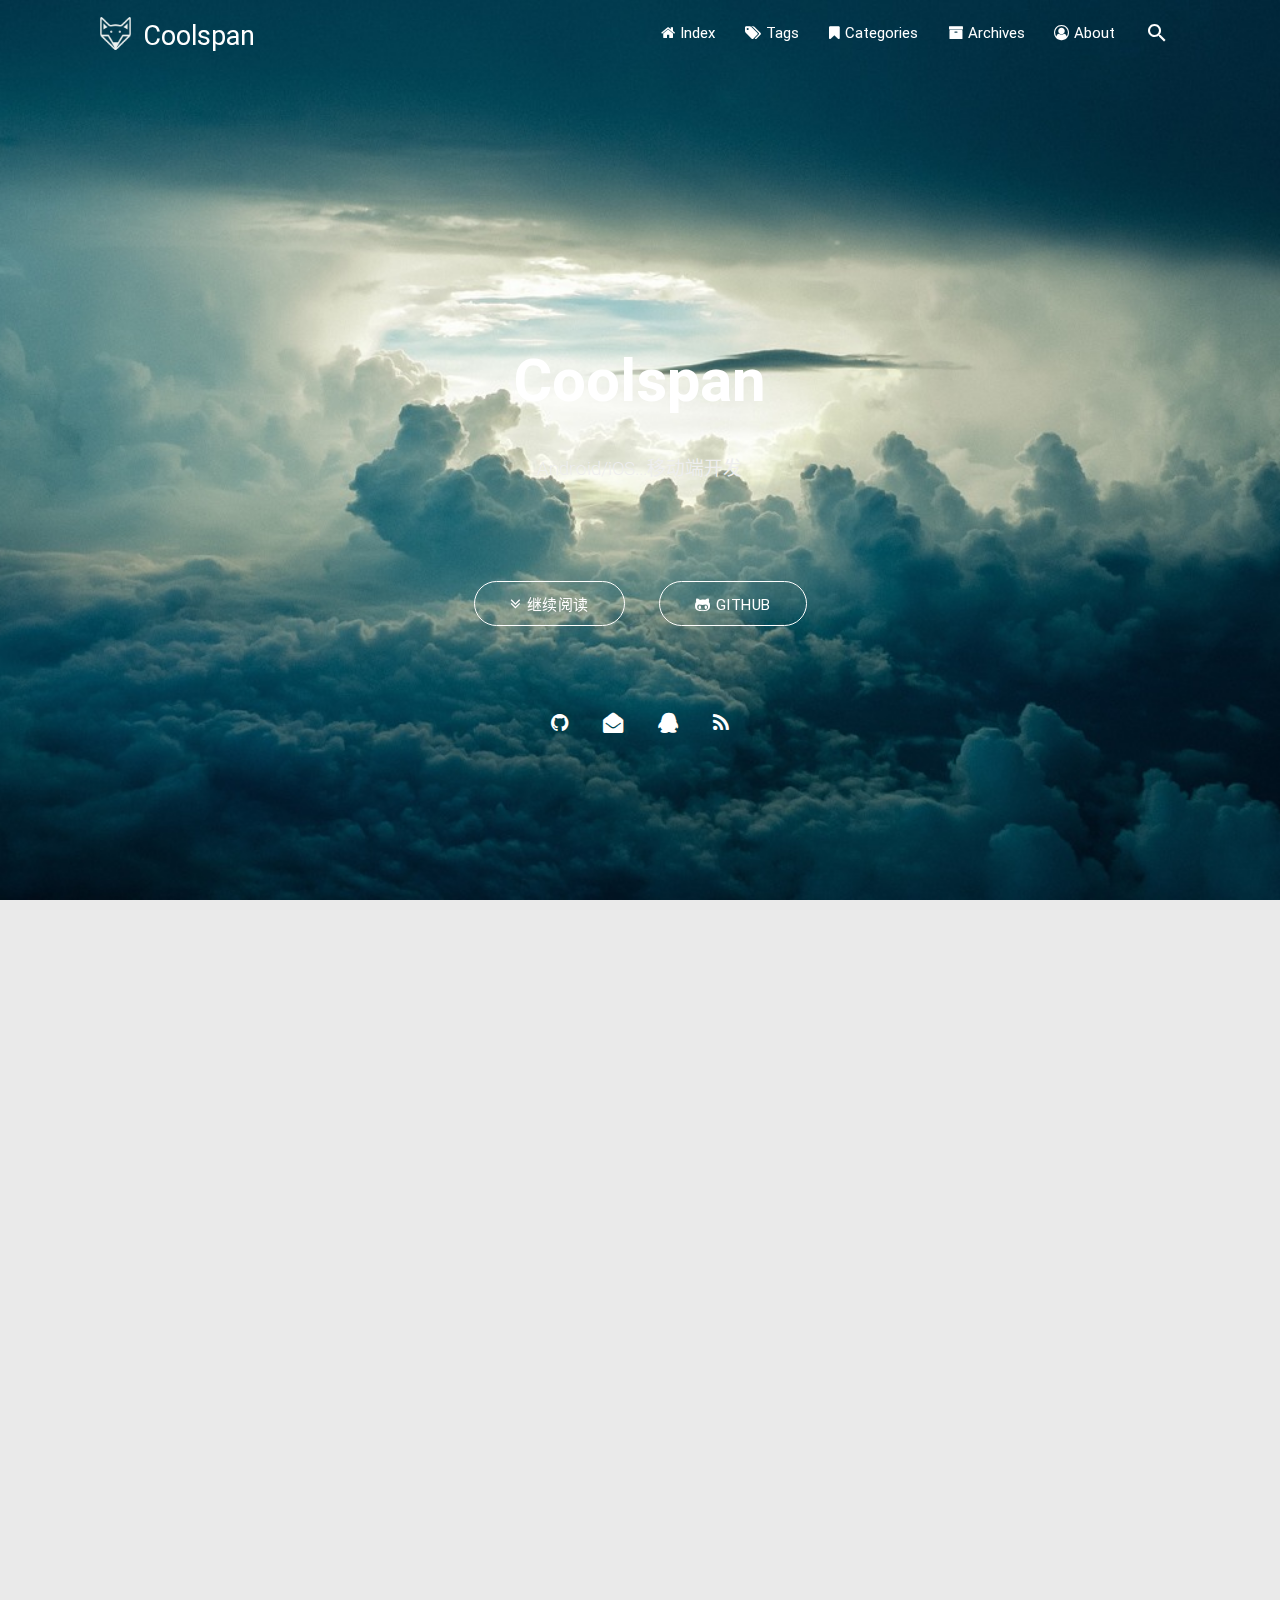
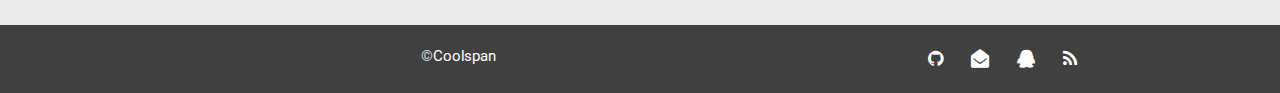
<file: index.html>
<!DOCTYPE HTML>
<html lang="zh-CN">
<head>
    

<head><meta name="generator" content="Hexo 3.8.0">
    <meta charset="utf-8">
    <meta name="keywords" content="Coolspan">
    <meta name="description" content="Coolspan">
    <meta http-equiv="X-UA-Compatible" content="IE=edge">
    <meta name="viewport" content="width=device-width, initial-scale=1.0">
    <meta name="renderer" content="webkit|ie-stand|ie-comp">
    <meta name="mobile-web-app-capable" content="yes">
    <meta name="format-detection" content="telephone=no">
    <meta name="apple-mobile-web-app-capable" content="yes">
    <meta name="apple-mobile-web-app-status-bar-style" content="black-translucent">
    <title>Coolspan</title>
    <link rel="icon" type="image/png" href="/favicon.png">

    <link rel="stylesheet" type="text/css" href="/libs/awesome/css/font-awesome.min.css">
    <link rel="stylesheet" type="text/css" href="/libs/materialize/css/materialize.min.css">
    <link rel="stylesheet" type="text/css" href="/libs/aos/aos.css">
    <link rel="stylesheet" type="text/css" href="/libs/animate/animate.min.css">
    <link rel="stylesheet" type="text/css" href="/libs/lightGallery/css/lightgallery.min.css">
    <link rel="stylesheet" type="text/css" href="/css/matery.css">
    <link rel="stylesheet" type="text/css" href="/css/my.css">

    <script src="/libs/jquery/jquery-2.2.0.min.js"></script>
<link rel="stylesheet" href="/css/prism-tomorrow.css" type="text/css"></head>

</head>

<body>

<header class="navbar-fixed">
    <nav id="headNav" class="bg-color nav-transparent">
        <div id="navContainer" class="container">
            <div class="nav-wrapper">
                <div class="brand-logo">
                    <a href="/" class="waves-effect waves-light">
                        
                        <img src="/medias/logo.png" class="logo-img hide-on-small-only">
                        
                        <span class="logo-span">Coolspan</span>
                    </a>
                </div>
                <a href="#" data-activates="mobile-nav" class="button-collapse"><i class="fa fa-navicon"></i></a>
<ul class="right">
    
    <li class="hide-on-med-and-down">
        <a href="/" class="waves-effect waves-light">
            
            <i class="fa fa-home"></i>
            
            <span>Index</span>
        </a>
    </li>
    
    <li class="hide-on-med-and-down">
        <a href="/tags" class="waves-effect waves-light">
            
            <i class="fa fa-tags"></i>
            
            <span>Tags</span>
        </a>
    </li>
    
    <li class="hide-on-med-and-down">
        <a href="/categories" class="waves-effect waves-light">
            
            <i class="fa fa-bookmark"></i>
            
            <span>Categories</span>
        </a>
    </li>
    
    <li class="hide-on-med-and-down">
        <a href="/archives" class="waves-effect waves-light">
            
            <i class="fa fa-archive"></i>
            
            <span>Archives</span>
        </a>
    </li>
    
    <li class="hide-on-med-and-down">
        <a href="/about" class="waves-effect waves-light">
            
            <i class="fa fa-user-circle-o"></i>
            
            <span>About</span>
        </a>
    </li>
    
    <li>
        <a id="toggleSearch" class="waves-effect waves-light">
            <i id="searchIcon" class="mdi-action-search"></i>
        </a>
    </li>

</ul>

<div class="side-nav" id="mobile-nav">

    <div class="mobile-head bg-color">
        
        <img src="/medias/logo.png" class="logo-img circle responsive-img">
        
        <div class="logo-name">Coolspan</div>
        <div class="logo-desc">
            
            Android/iOS...移动端开发
            
        </div>
    </div>

    <ul class="menu-list mobile-menu-list">
        
        <li>
            <a href="/" class="waves-effect waves-light">
                
                <i class="fa fa-fw fa-home"></i>
                
                Index
            </a>
        </li>
        
        <li>
            <a href="/tags" class="waves-effect waves-light">
                
                <i class="fa fa-fw fa-tags"></i>
                
                Tags
            </a>
        </li>
        
        <li>
            <a href="/categories" class="waves-effect waves-light">
                
                <i class="fa fa-fw fa-bookmark"></i>
                
                Categories
            </a>
        </li>
        
        <li>
            <a href="/archives" class="waves-effect waves-light">
                
                <i class="fa fa-fw fa-archive"></i>
                
                Archives
            </a>
        </li>
        
        <li>
            <a href="/about" class="waves-effect waves-light">
                
                <i class="fa fa-fw fa-user-circle-o"></i>
                
                About
            </a>
        </li>
        
        
    </ul>

    <div class="social-link"><a href="https://github.com/coolspan" class="tooltipped" target="_blank" data-tooltip="访问我的GitHub" data-position="top" data-delay="50">
    <i class="fa fa-github"></i>
</a>
<a href="mailto:965266509@qq.com" class="tooltipped" target="_blank" data-tooltip="邮件联系我" data-position="top" data-delay="50">
    <i class="fa fa-envelope-open"></i>
</a>
<a href="#!" class="tooltipped" data-tooltip="QQ联系我: 965266509" data-position="top" data-delay="50">
    <i class="fa fa-qq"></i>
</a>

<a href="/atom.xml" class="tooltipped" target="_blank" data-tooltip="RSS 订阅" data-position="top" data-delay="50">
    <i class="fa fa-rss"></i>
</a>

</div>
</div>

            </div>
        </div>

        
    </nav>
</header>

<style type="text/css">
    /* don't remove. */
    .index-cover {
        height: 100vh;
    }
</style>

<div class="bg-cover index-cover about-cover" style="background-image: url('/medias/cover.jpg')">
    <div class="container">
        <div class="row">
            <div class="col s10 offset-s1 m8 offset-m2 l8 offset-l2">
                <div class="brand">
                    <div class="title center-align">
                    
                        Coolspan
                    
                    </div>

                    <div class="description center-align">
                    
                        Android/iOS...移动端开发
                    
                    </div>
                </div>
            </div>
        </div>
        
        <div class="cover-btns">
            <a href="#recommend-sections" class="waves-effect waves-light btn">
                <i class="fa fa-angle-double-down"></i>继续阅读
            </a>

            
            <a href="https://github.com/coolspan" class="waves-effect waves-light btn" target="_blank">
                <i class="fa fa-github-alt"></i>Github
            </a>
            
        </div>
        <div class="cover-social-link"><a href="https://github.com/coolspan" class="tooltipped" target="_blank" data-tooltip="访问我的GitHub" data-position="top" data-delay="50">
    <i class="fa fa-github"></i>
</a>
<a href="mailto:965266509@qq.com" class="tooltipped" target="_blank" data-tooltip="邮件联系我" data-position="top" data-delay="50">
    <i class="fa fa-envelope-open"></i>
</a>
<a href="#!" class="tooltipped" data-tooltip="QQ联系我: 965266509" data-position="top" data-delay="50">
    <i class="fa fa-qq"></i>
</a>

<a href="/atom.xml" class="tooltipped" target="_blank" data-tooltip="RSS 订阅" data-position="top" data-delay="50">
    <i class="fa fa-rss"></i>
</a>

</div>
        
    </div>
</div>

<script>
// Dynamically switch banner pictures every day.
$('.bg-cover').css('background-image', 'url(/medias/banner/' + new Date().getDay() + '.jpg)');
</script>

<main class="content">

    

    <div id="recommend-sections">
    
    



    
    </div>

    

    <!-- 所有文章卡片 -->
    <article id="articles" class="container articles">
        <div class="row article-row">
            
            <div class="article col s12 m6 l4" data-aos="zoom-in">
                <div class="card">
                    <a href="/2018/11/30/hello-world/">
                        <div class="card-image">
                            
                            
                            <img src="/medias/featureimages/12.jpg" class="responsive-img" alt="Hello World">
                            
                            <span class="card-title">Hello World</span>
                        </div>
                    </a>

                    <div class="card-content article-content">
                        <div class="summary">Welcome to Hexo! This is your very first post. Check documentation for</div>
                        <div class="publish-info">
                            <span class="publish-date">
                                <i class="fa fa-clock-o fa-fw icon-date"></i>2018-11-30
                            </span>
                            <span class="publish-author">
                                
                                <i class="fa fa-user fa-fw"></i>
                                乔晓松
                                
                            </span>
                        </div>
                    </div>

                    
                </div>
            </div>
            
            <div class="article col s12 m6 l4" data-aos="zoom-in">
                <div class="card">
                    <a href="/2018/05/21/2018-05-21-单例模式/">
                        <div class="card-image">
                            
                            
                            <img src="/medias/featureimages/22.jpg" class="responsive-img" alt="单例模式(Singleton Pattern)">
                            
                            <span class="card-title">单例模式(Singleton Pattern)</span>
                        </div>
                    </a>

                    <div class="card-content article-content">
                        <div class="summary">单例模式定义
定义：确保某一个类有一个实例，而且自行实例化并向整个系统提供这个实例。单例模式是一种对象创建型模式。
单例模式的意图是为了确保</div>
                        <div class="publish-info">
                            <span class="publish-date">
                                <i class="fa fa-clock-o fa-fw icon-date"></i>2018-05-21
                            </span>
                            <span class="publish-author">
                                
                                <i class="fa fa-bookmark fa-fw icon-category"></i>
                                
                                <a href="/categories/blog/" class="post-category" target="_blank">
                                    blog
                                </a>
                                
                                
                            </span>
                        </div>
                    </div>

                    
                    <div class="card-action article-tags">
                        
                        <a href="/tags/Single/" target="_blank">
                            <span class="chip bg-color">Single</span>
                        </a>
                        
                        <a href="/tags/单例模式/" target="_blank">
                            <span class="chip bg-color">单例模式</span>
                        </a>
                        
                    </div>
                    
                </div>
            </div>
            
        </div>
    </article>

</main>



<footer class="page-footer bg-color">
    <div class="container row center-align">
        <div class="col s12 m8 l8 copy-right">
          &copy;<a href="https://coolspan.github.com">Coolspan</a>
            <!-- 本站由&copy;<a href="https://blinkfox.github.io/" target="_blank">Blinkfox</a>基于
            <a href="https://hexo.io/" target="_blank">Hexo</a> 采用
            <a href="https://github.com/blinkfox/hexo-theme-matery" target="_blank">hexo-theme-matery</a>的主题搭建. -->
        </div>
        <div class="col s12 m4 l4 social-link"><a href="https://github.com/coolspan" class="tooltipped" target="_blank" data-tooltip="访问我的GitHub" data-position="top" data-delay="50">
    <i class="fa fa-github"></i>
</a>
<a href="mailto:965266509@qq.com" class="tooltipped" target="_blank" data-tooltip="邮件联系我" data-position="top" data-delay="50">
    <i class="fa fa-envelope-open"></i>
</a>
<a href="#!" class="tooltipped" data-tooltip="QQ联系我: 965266509" data-position="top" data-delay="50">
    <i class="fa fa-qq"></i>
</a>

<a href="/atom.xml" class="tooltipped" target="_blank" data-tooltip="RSS 订阅" data-position="top" data-delay="50">
    <i class="fa fa-rss"></i>
</a>

</div>
    </div>
</footer>

<div class="progress-bar"></div>


<!-- 搜索遮罩框 -->
<div id="searchModal" class="modal">
    <div class="modal-content">
        <div class="search-header">
            <span class="title">搜索</span>
            <input type="search" id="searchInput" name="s" placeholder="请输入搜索的关键字" class="search-input" autofocus>
        </div>
        <div id="searchResult"></div>
    </div>
</div>

<script src="/js/search.js"></script>
<script type="text/javascript">
    searchFunc("/" + "search.xml", 'searchInput', 'searchResult');
</script>
<!-- 回到顶部按钮 -->
<div id="backTop" class="top-scroll">
    <a class="btn-floating btn-large waves-effect waves-light" href="#!">
        <i class="fa fa-angle-up"></i>
    </a>
</div>


<script src="/libs/materialize/js/materialize.min.js"></script>
<script src="/libs/masonry/masonry.pkgd.min.js"></script>
<script src="/libs/aos/aos.js"></script>
<script src="/libs/scrollprogress/scrollProgress.min.js"></script>
<script src="/libs/lightGallery/js/lightgallery-all.min.js"></script>
<script src="/js/matery.js"></script>
</body>
</html>
</file>
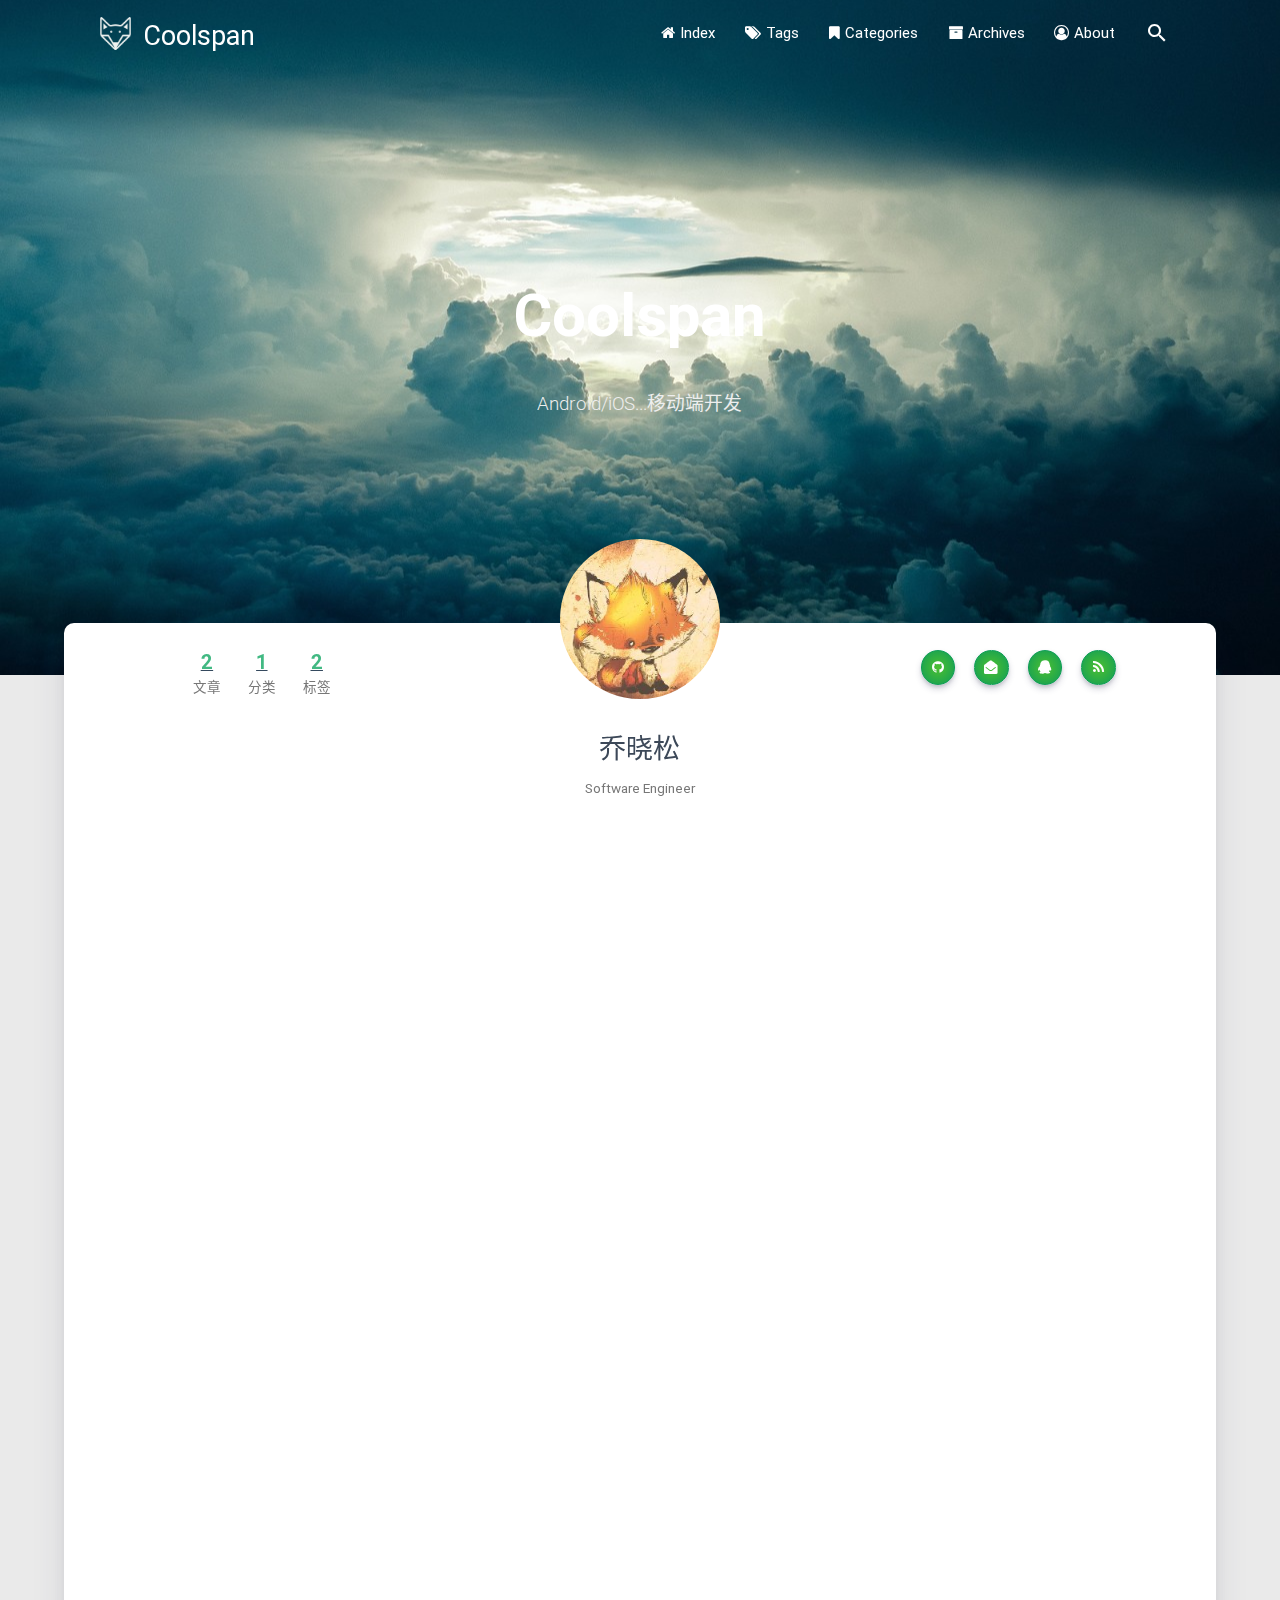
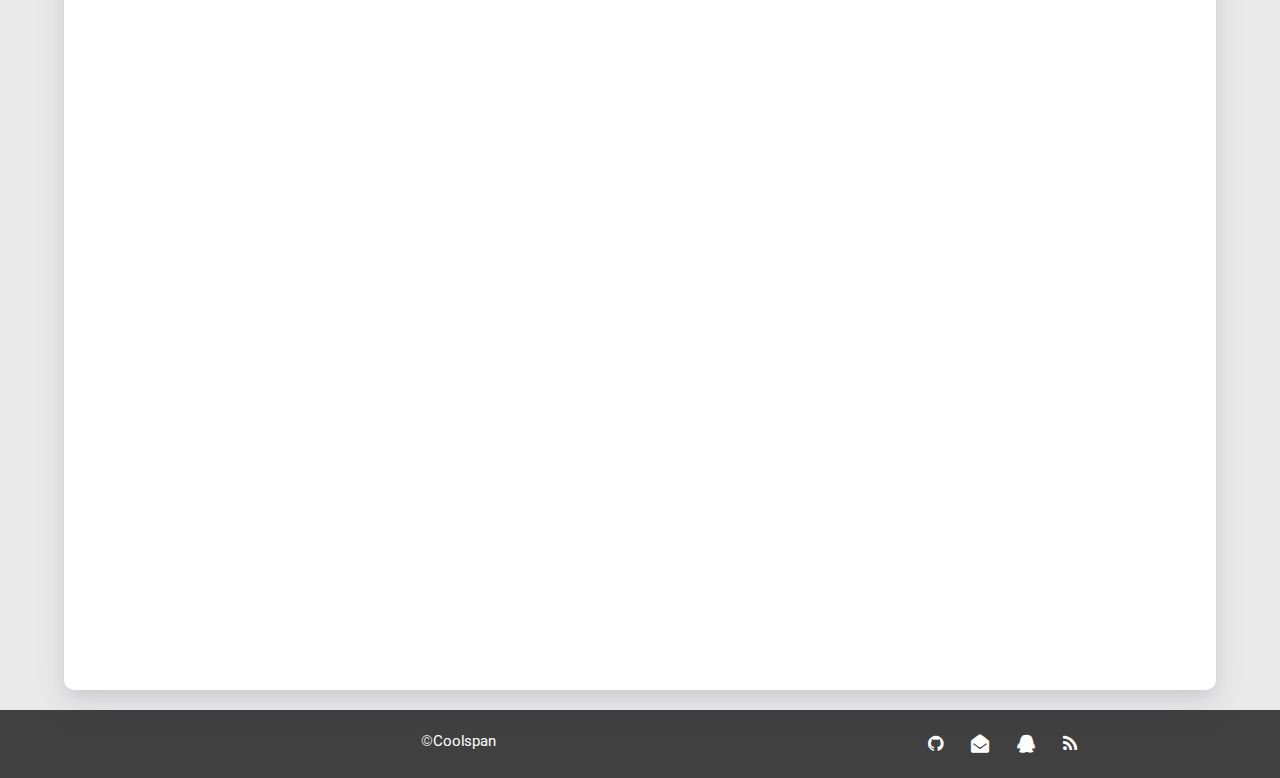
<file: about/index.html>
<!DOCTYPE HTML>
<html lang="zh-CN">
<head>
    

<head><meta name="generator" content="Hexo 3.8.0">
    <meta charset="utf-8">
    <meta name="keywords" content="关于, Coolspan">
    <meta name="description" content="关于 | Coolspan">
    <meta http-equiv="X-UA-Compatible" content="IE=edge">
    <meta name="viewport" content="width=device-width, initial-scale=1.0">
    <meta name="renderer" content="webkit|ie-stand|ie-comp">
    <meta name="mobile-web-app-capable" content="yes">
    <meta name="format-detection" content="telephone=no">
    <meta name="apple-mobile-web-app-capable" content="yes">
    <meta name="apple-mobile-web-app-status-bar-style" content="black-translucent">
    <title>关于 | Coolspan</title>
    <link rel="icon" type="image/png" href="/favicon.png">

    <link rel="stylesheet" type="text/css" href="/libs/awesome/css/font-awesome.min.css">
    <link rel="stylesheet" type="text/css" href="/libs/materialize/css/materialize.min.css">
    <link rel="stylesheet" type="text/css" href="/libs/aos/aos.css">
    <link rel="stylesheet" type="text/css" href="/libs/animate/animate.min.css">
    <link rel="stylesheet" type="text/css" href="/libs/lightGallery/css/lightgallery.min.css">
    <link rel="stylesheet" type="text/css" href="/css/matery.css">
    <link rel="stylesheet" type="text/css" href="/css/my.css">

    <script src="/libs/jquery/jquery-2.2.0.min.js"></script>
<link rel="stylesheet" href="/css/prism-tomorrow.css" type="text/css"></head>

</head>

<body>

<header class="navbar-fixed">
    <nav id="headNav" class="bg-color nav-transparent">
        <div id="navContainer" class="container">
            <div class="nav-wrapper">
                <div class="brand-logo">
                    <a href="/" class="waves-effect waves-light">
                        
                        <img src="/medias/logo.png" class="logo-img hide-on-small-only">
                        
                        <span class="logo-span">Coolspan</span>
                    </a>
                </div>
                <a href="#" data-activates="mobile-nav" class="button-collapse"><i class="fa fa-navicon"></i></a>
<ul class="right">
    
    <li class="hide-on-med-and-down">
        <a href="/" class="waves-effect waves-light">
            
            <i class="fa fa-home"></i>
            
            <span>Index</span>
        </a>
    </li>
    
    <li class="hide-on-med-and-down">
        <a href="/tags" class="waves-effect waves-light">
            
            <i class="fa fa-tags"></i>
            
            <span>Tags</span>
        </a>
    </li>
    
    <li class="hide-on-med-and-down">
        <a href="/categories" class="waves-effect waves-light">
            
            <i class="fa fa-bookmark"></i>
            
            <span>Categories</span>
        </a>
    </li>
    
    <li class="hide-on-med-and-down">
        <a href="/archives" class="waves-effect waves-light">
            
            <i class="fa fa-archive"></i>
            
            <span>Archives</span>
        </a>
    </li>
    
    <li class="hide-on-med-and-down">
        <a href="/about" class="waves-effect waves-light">
            
            <i class="fa fa-user-circle-o"></i>
            
            <span>About</span>
        </a>
    </li>
    
    <li>
        <a id="toggleSearch" class="waves-effect waves-light">
            <i id="searchIcon" class="mdi-action-search"></i>
        </a>
    </li>

</ul>

<div class="side-nav" id="mobile-nav">

    <div class="mobile-head bg-color">
        
        <img src="/medias/logo.png" class="logo-img circle responsive-img">
        
        <div class="logo-name">Coolspan</div>
        <div class="logo-desc">
            
            Android/iOS...移动端开发
            
        </div>
    </div>

    <ul class="menu-list mobile-menu-list">
        
        <li>
            <a href="/" class="waves-effect waves-light">
                
                <i class="fa fa-fw fa-home"></i>
                
                Index
            </a>
        </li>
        
        <li>
            <a href="/tags" class="waves-effect waves-light">
                
                <i class="fa fa-fw fa-tags"></i>
                
                Tags
            </a>
        </li>
        
        <li>
            <a href="/categories" class="waves-effect waves-light">
                
                <i class="fa fa-fw fa-bookmark"></i>
                
                Categories
            </a>
        </li>
        
        <li>
            <a href="/archives" class="waves-effect waves-light">
                
                <i class="fa fa-fw fa-archive"></i>
                
                Archives
            </a>
        </li>
        
        <li>
            <a href="/about" class="waves-effect waves-light">
                
                <i class="fa fa-fw fa-user-circle-o"></i>
                
                About
            </a>
        </li>
        
        
    </ul>

    <div class="social-link"><a href="https://github.com/coolspan" class="tooltipped" target="_blank" data-tooltip="访问我的GitHub" data-position="top" data-delay="50">
    <i class="fa fa-github"></i>
</a>
<a href="mailto:965266509@qq.com" class="tooltipped" target="_blank" data-tooltip="邮件联系我" data-position="top" data-delay="50">
    <i class="fa fa-envelope-open"></i>
</a>
<a href="#!" class="tooltipped" data-tooltip="QQ联系我: 965266509" data-position="top" data-delay="50">
    <i class="fa fa-qq"></i>
</a>

<a href="/atom.xml" class="tooltipped" target="_blank" data-tooltip="RSS 订阅" data-position="top" data-delay="50">
    <i class="fa fa-rss"></i>
</a>

</div>
</div>

            </div>
        </div>

        
    </nav>
</header>

<style type="text/css">
    /* don't remove. */
    .about-cover {
        height: 75vh;
    }
</style>

<div class="bg-cover  about-cover" style="background-image: url('/medias/cover.jpg')">
    <div class="container">
        <div class="row">
            <div class="col s10 offset-s1 m8 offset-m2 l8 offset-l2">
                <div class="brand">
                    <div class="title center-align">
                    
                        Coolspan
                    
                    </div>

                    <div class="description center-align">
                    
                        Android/iOS...移动端开发
                    
                    </div>
                </div>
            </div>
        </div>
        
    </div>
</div>

<script>
// Dynamically switch banner pictures every day.
$('.bg-cover').css('background-image', 'url(/medias/banner/' + new Date().getDay() + '.jpg)');
</script>

<main class="content">

    <div id="aboutme" class="container about-container">
        <div class="card">
            <div class="card-content">
                <div class="row">
                    <div class="post-statis col l4 hide-on-med-and-down" data-aos="zoom-in-right">
                        
<div class="statis">
    <span class="count"><a href="/" target="_blank">2</a></span>
    <span class="name">文章</span>
</div>



<div class="statis">
    <span class="count"><a href="/categories" target="_blank">1</a></span>
    <span class="name">分类</span>
</div>



<div class="statis">
    <span class="count"><a href="/tags" target="_blank">2</a></span>
    <span class="name">标签</span>
</div>

                    </div>
                    <div class="col s12 m12 l4">
                        <div class="profile center-align">
                            <div class="avatar">
                                <img src="/medias/avatar.jpg" alt="乔晓松" class="circle responsive-img avatar-img">
                            </div>
                            <div class="author">
                                <div class="post-statis hide-on-large-only" data-aos="zoom-in-right">
                                    
<div class="statis">
    <span class="count"><a href="/" target="_blank">2</a></span>
    <span class="name">文章</span>
</div>



<div class="statis">
    <span class="count"><a href="/categories" target="_blank">1</a></span>
    <span class="name">分类</span>
</div>



<div class="statis">
    <span class="count"><a href="/tags" target="_blank">2</a></span>
    <span class="name">标签</span>
</div>

                                </div>
                                <div class="title">乔晓松</div>
                                <div class="career">Software Engineer</div>
                                <div class="social-link hide-on-large-only" data-aos="zoom-in-left">
                                    <a href="https://github.com/coolspan" class="tooltipped" target="_blank" data-tooltip="访问我的GitHub" data-position="top" data-delay="50">
    <i class="fa fa-github"></i>
</a>
<a href="mailto:965266509@qq.com" class="tooltipped" target="_blank" data-tooltip="邮件联系我" data-position="top" data-delay="50">
    <i class="fa fa-envelope-open"></i>
</a>
<a href="#!" class="tooltipped" data-tooltip="QQ联系我: 965266509" data-position="top" data-delay="50">
    <i class="fa fa-qq"></i>
</a>

<a href="/atom.xml" class="tooltipped" target="_blank" data-tooltip="RSS 订阅" data-position="top" data-delay="50">
    <i class="fa fa-rss"></i>
</a>


                                </div>
                            </div>
                        </div>
                    </div>
                    <div class="col l4 hide-on-med-and-down" data-aos="zoom-in-left">
                        <div class="social-link">
                            <a href="https://github.com/coolspan" class="tooltipped" target="_blank" data-tooltip="访问我的GitHub" data-position="top" data-delay="50">
    <i class="fa fa-github"></i>
</a>
<a href="mailto:965266509@qq.com" class="tooltipped" target="_blank" data-tooltip="邮件联系我" data-position="top" data-delay="50">
    <i class="fa fa-envelope-open"></i>
</a>
<a href="#!" class="tooltipped" data-tooltip="QQ联系我: 965266509" data-position="top" data-delay="50">
    <i class="fa fa-qq"></i>
</a>

<a href="/atom.xml" class="tooltipped" target="_blank" data-tooltip="RSS 订阅" data-position="top" data-delay="50">
    <i class="fa fa-rss"></i>
</a>


                        </div>
                    </div>
                </div>

                <div class="introduction center-align" data-aos="fade-up">If you wish to succeed, you should use persistence as your good friend, experience as your reference, prudence as your brother and hope as your sentry.</div>

                <style type="text/css">
    #posts-chart,
    #categories-chart,
    #tags-chart {
        width: 100%;
        height: 300px;
        margin: 0.5rem auto;
        padding: 0.5rem;
    }
</style>

<div id="postCharts" class="post-charts">
    <div class="title center-align" data-aos="zoom-in-up">文章统计图</div>
    <div class="row">
        <div class="chart col s12 m6 l4" data-aos="zoom-in-up">
            <div id="posts-chart"></div>
        </div>

        <div class="chart col s12 m6 l4" data-aos="zoom-in-up">
            <div id="categories-chart"></div>
        </div>

        <div class="chart col s12 m6 l4" data-aos="zoom-in-up">
            <div id="tags-chart"></div>
        </div>
    </div>
</div>

<script type="text/javascript" src="/libs/echarts/echarts.min.js"></script>
<script>
    let postsChart = echarts.init(document.getElementById('posts-chart'));
    let categoriesChart = echarts.init(document.getElementById('categories-chart'));
    let tagsChart = echarts.init(document.getElementById('tags-chart'));

    

    let postsOption = {
        title: {
            text: '文章发布统计图',
            top: -5,
            x: 'center'
        },
        tooltip: {
            trigger: 'axis'
        },
        xAxis: {
            type: 'category',
            data: ["2017-11","2017-12","2018-01","2018-02","2018-03","2018-04","2018-05","2018-06","2018-07","2018-08","2018-09","2018-10","2018-11"]
        },
        yAxis: {
            type: 'value',
        },
        series: [
            {
                name: '文章篇数',
                type: 'line',
                color: ['#6772e5'],
                data: [0,0,0,0,0,0,1,0,0,0,0,0,1],
                markPoint: {
                    symbolSize: 45,
                    color: ['#fa755a','#3ecf8e','#82d3f4'],
                    data: [{
                        type: 'max',
                        itemStyle: {color: ['#3ecf8e']},
                        name: '最大值'
                    }, {
                        type: 'min',
                        itemStyle: {color: ['#fa755a']},
                        name: '最小值'
                    }]
                },
                markLine: {
                    itemStyle: {color: ['#ab47bc']},
                    data: [
                        {type: 'average', name: '平均值'}
                    ]
                }
            }
        ]
    };

    

    let categoriesOption = {
        title: {
            text: '文章分类统计图',
            top: -4,
            x: 'center'
        },
        tooltip: {
            trigger: 'item',
            formatter: "{a} <br/>{b} : {c} ({d}%)"
        },
        series: [
            {
                name: '分类',
                type: 'pie',
                radius: '50%',
                color: ['#6772e5', '#ff9e0f', '#fa755a', '#3ecf8e', '#82d3f4', '#ab47bc', '#525f7f', '#f51c47', '#26A69A'],
                data: [{"name":"blog","value":1}],
                itemStyle: {
                    emphasis: {
                        shadowBlur: 10,
                        shadowOffsetX: 0,
                        shadowColor: 'rgba(0, 0, 0, 0.5)'
                    }
                }
            }
        ]
    };

    

    let tagsOption = {
        title: {
            text: 'TOP10 标签统计图',
            top: -5,
            x: 'center'
        },
        tooltip: {},
        xAxis: [
            {
                type: 'category',
                data: ["Single","单例模式"]
            }
        ],
        yAxis: [
            {
                type: 'value'
            }
        ],
        series: [
            {
                type: 'bar',
                color: ['#82d3f4'],
                barWidth : 18,
                data: [1,1],
                markPoint: {
                    symbolSize: 45,
                    data: [{
                        type: 'max',
                        itemStyle: {color: ['#3ecf8e']},
                        name: '最大值'
                    }, {
                        type: 'min',
                        itemStyle: {color: ['#fa755a']},
                        name: '最小值'
                    }],
                },
                markLine: {
                    itemStyle: {color: ['#ab47bc']},
                    data: [
                        {type: 'average', name: '平均值'}
                    ]
                }
            }
        ]
    };

    // render the charts
    postsChart.setOption(postsOption);
    categoriesChart.setOption(categoriesOption);
    tagsChart.setOption(tagsOption);
</script>

                

                
                
<div class="my-skills">
    <div class="title center-align" data-aos="zoom-in-up">我的技能</div>
    <div class="row">
        
        
        
        <div class="col s12 m6 l6" data-aos="fade-up">
            <div class="skillbar">
                <div class="skillbar-title" style="background: linear-gradient(to right, #FF0066 0%, #FF00CC 100%); width: 85%">
                    <span>Java</span>
                </div>
                <div class="skill-bar-percent">85%</div>
            </div>
        </div>
        
        
        <div class="col s12 m6 l6" data-aos="fade-up">
            <div class="skillbar">
                <div class="skillbar-title" style="background: linear-gradient(to right, #9900FF 0%, #CC66FF 100%); width: 80%">
                    <span>JavaScript</span>
                </div>
                <div class="skill-bar-percent">80%</div>
            </div>
        </div>
        
        
        <div class="col s12 m6 l6" data-aos="fade-up">
            <div class="skillbar">
                <div class="skillbar-title" style="background: linear-gradient(to right, #2196F3 0%, #42A5F5 100%); width: 80%">
                    <span>HTML5</span>
                </div>
                <div class="skill-bar-percent">80%</div>
            </div>
        </div>
        
        
        <div class="col s12 m6 l6" data-aos="fade-up">
            <div class="skillbar">
                <div class="skillbar-title" style="background: linear-gradient(to right, #00BCD4 0%, #80DEEA 100%); width: 70%">
                    <span>CSS</span>
                </div>
                <div class="skill-bar-percent">70%</div>
            </div>
        </div>
        
        
        <div class="col s12 m6 l6" data-aos="fade-up">
            <div class="skillbar">
                <div class="skillbar-title" style="background: linear-gradient(to right, #4CAF50 0%, #81C784 100%); width: 90%">
                    <span>SQL</span>
                </div>
                <div class="skill-bar-percent">90%</div>
            </div>
        </div>
        
        
        <div class="col s12 m6 l6" data-aos="fade-up">
            <div class="skillbar">
                <div class="skillbar-title" style="background: linear-gradient(to right, #FFEB3B 0%, #FFF176 100%); width: 75%">
                    <span>程序设计</span>
                </div>
                <div class="skill-bar-percent">75%</div>
            </div>
        </div>
        
        
    </div>

    

    
    <div class="other-skills chip-container" data-aos="zoom-in-up">
        <div class="sub-title center-align">其他技能</div>
        <div class="tag-chips center-align">
            
            
            <a href="/tags/Single/" target="_blank">
                <span class="chip center-align waves-effect waves-light chip-default">Single</span>
            </a>
            
            
            
            <a href="/tags/单例模式/" target="_blank">
                <span class="chip center-align waves-effect waves-light chip-default">单例模式</span>
            </a>
            
            
        </div>
    </div>
    

</div>
                

                
                
<div id="myGallery" class="my-gallery">
    <div class="title center-align" data-aos="zoom-in-up">相册</div>
    <div class="row">
        
        
        <div class="photo col s12 m6 l4" data-aos="fade-up">
            <div class="img-item" data-src="/medias/featureimages/0.jpg">
                <img src="/medias/featureimages/0.jpg" class="responsive-img">
            </div>
        </div>
        
        <div class="photo col s12 m6 l4" data-aos="fade-up">
            <div class="img-item" data-src="/medias/featureimages/1.jpg">
                <img src="/medias/featureimages/1.jpg" class="responsive-img">
            </div>
        </div>
        
        <div class="photo col s12 m6 l4" data-aos="fade-up">
            <div class="img-item" data-src="/medias/featureimages/2.jpg">
                <img src="/medias/featureimages/2.jpg" class="responsive-img">
            </div>
        </div>
        
        
    </div>
</div>

<script>
    $(function () {
        let animateClass = 'animated pulse';
        $('#myGallery .photo').hover(function () {
            $(this).addClass(animateClass);
        }, function () {
            $(this).removeClass(animateClass);
        });
    });
</script>
                

            </div>
        </div>
    </div>
</main>
<footer class="page-footer bg-color">
    <div class="container row center-align">
        <div class="col s12 m8 l8 copy-right">
          &copy;<a href="https://coolspan.github.com">Coolspan</a>
            <!-- 本站由&copy;<a href="https://blinkfox.github.io/" target="_blank">Blinkfox</a>基于
            <a href="https://hexo.io/" target="_blank">Hexo</a> 采用
            <a href="https://github.com/blinkfox/hexo-theme-matery" target="_blank">hexo-theme-matery</a>的主题搭建. -->
        </div>
        <div class="col s12 m4 l4 social-link"><a href="https://github.com/coolspan" class="tooltipped" target="_blank" data-tooltip="访问我的GitHub" data-position="top" data-delay="50">
    <i class="fa fa-github"></i>
</a>
<a href="mailto:965266509@qq.com" class="tooltipped" target="_blank" data-tooltip="邮件联系我" data-position="top" data-delay="50">
    <i class="fa fa-envelope-open"></i>
</a>
<a href="#!" class="tooltipped" data-tooltip="QQ联系我: 965266509" data-position="top" data-delay="50">
    <i class="fa fa-qq"></i>
</a>

<a href="/atom.xml" class="tooltipped" target="_blank" data-tooltip="RSS 订阅" data-position="top" data-delay="50">
    <i class="fa fa-rss"></i>
</a>

</div>
    </div>
</footer>

<div class="progress-bar"></div>


<!-- 搜索遮罩框 -->
<div id="searchModal" class="modal">
    <div class="modal-content">
        <div class="search-header">
            <span class="title">搜索</span>
            <input type="search" id="searchInput" name="s" placeholder="请输入搜索的关键字" class="search-input" autofocus>
        </div>
        <div id="searchResult"></div>
    </div>
</div>

<script src="/js/search.js"></script>
<script type="text/javascript">
    searchFunc("/" + "search.xml", 'searchInput', 'searchResult');
</script>
<!-- 回到顶部按钮 -->
<div id="backTop" class="top-scroll">
    <a class="btn-floating btn-large waves-effect waves-light" href="#!">
        <i class="fa fa-angle-up"></i>
    </a>
</div>


<script src="/libs/materialize/js/materialize.min.js"></script>
<script src="/libs/masonry/masonry.pkgd.min.js"></script>
<script src="/libs/aos/aos.js"></script>
<script src="/libs/scrollprogress/scrollProgress.min.js"></script>
<script src="/libs/lightGallery/js/lightgallery-all.min.js"></script>
<script src="/js/matery.js"></script>
</body>
</html>
</file>
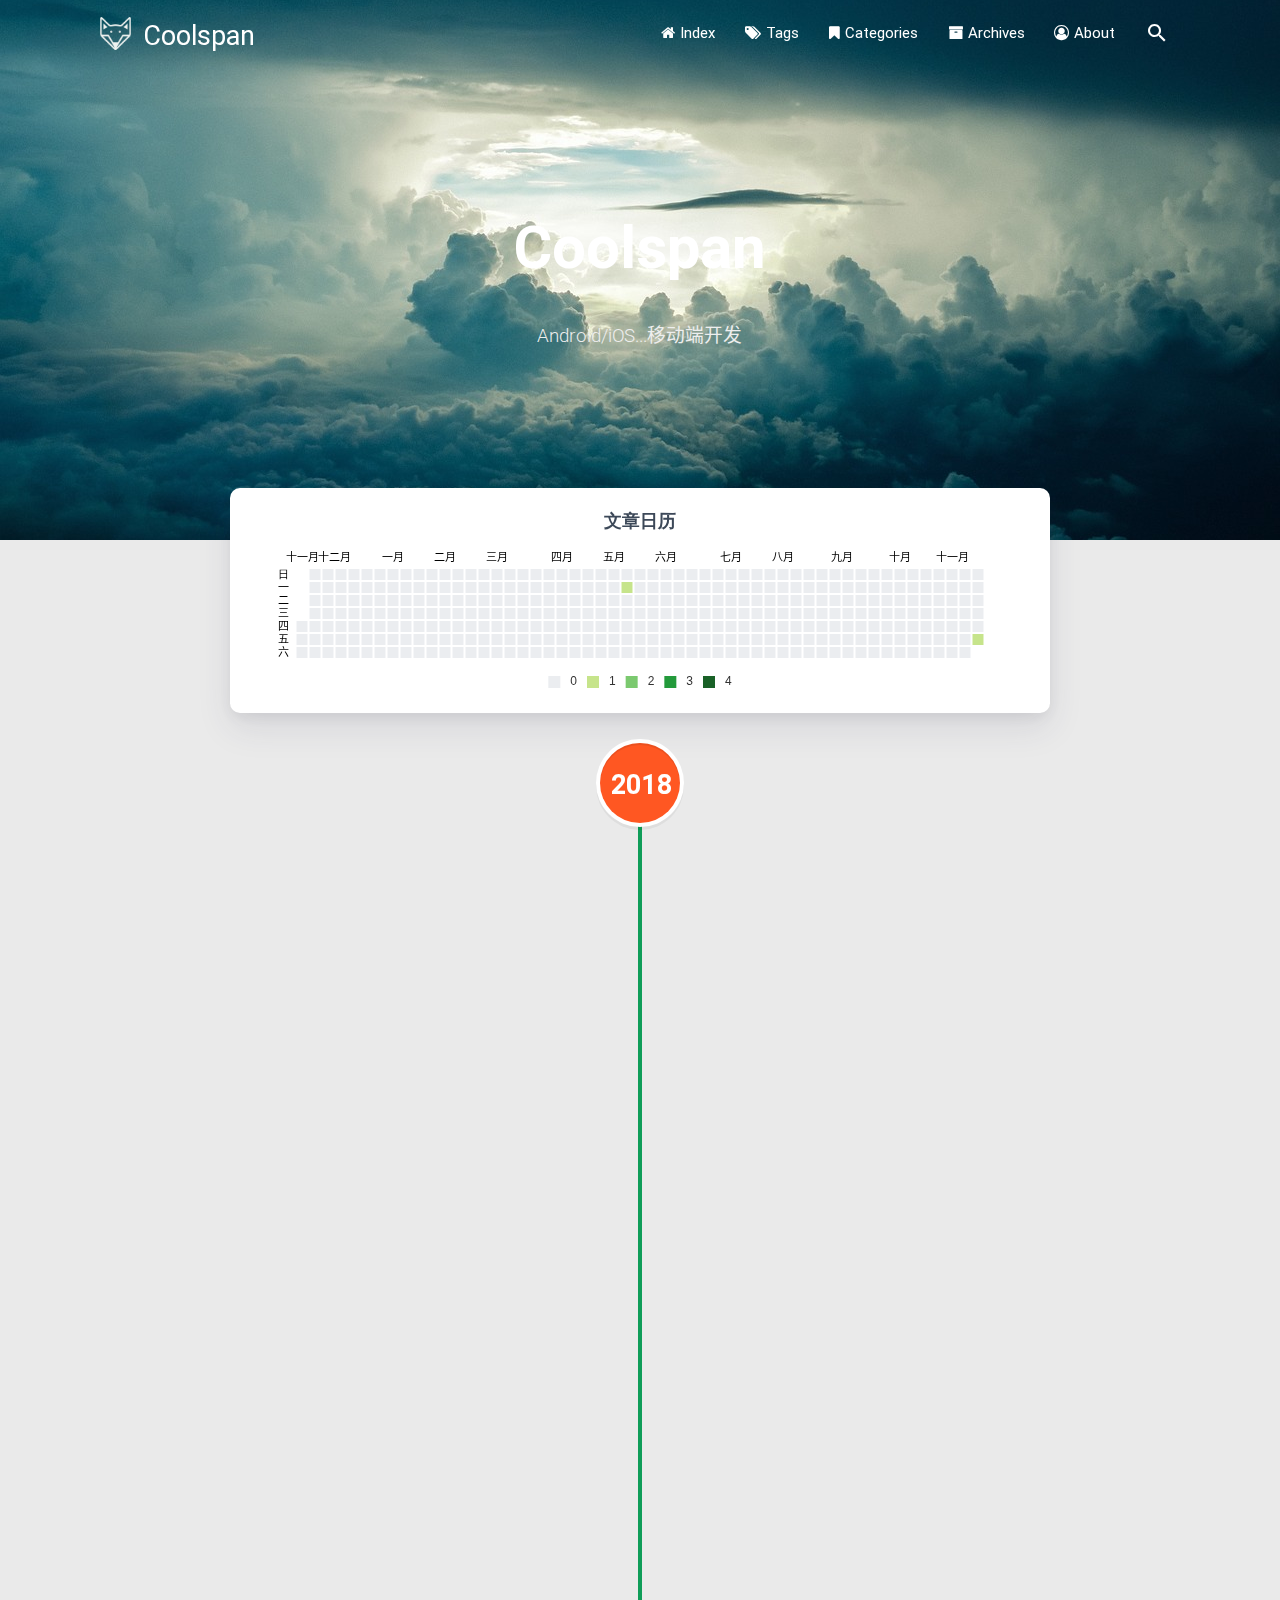
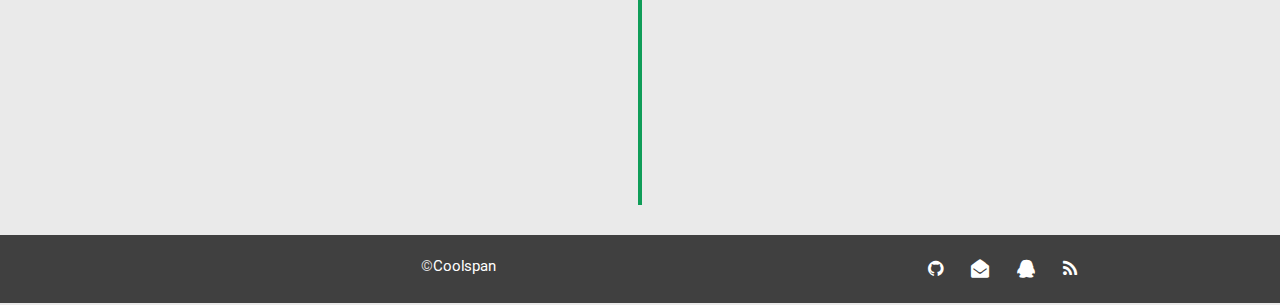
<file: archives/index.html>
<!DOCTYPE HTML>
<html lang="zh-CN">
<head>
    

<head><meta name="generator" content="Hexo 3.8.0">
    <meta charset="utf-8">
    <meta name="keywords" content="归档, Coolspan">
    <meta name="description" content="归档 | Coolspan">
    <meta http-equiv="X-UA-Compatible" content="IE=edge">
    <meta name="viewport" content="width=device-width, initial-scale=1.0">
    <meta name="renderer" content="webkit|ie-stand|ie-comp">
    <meta name="mobile-web-app-capable" content="yes">
    <meta name="format-detection" content="telephone=no">
    <meta name="apple-mobile-web-app-capable" content="yes">
    <meta name="apple-mobile-web-app-status-bar-style" content="black-translucent">
    <title>归档 | Coolspan</title>
    <link rel="icon" type="image/png" href="/favicon.png">

    <link rel="stylesheet" type="text/css" href="/libs/awesome/css/font-awesome.min.css">
    <link rel="stylesheet" type="text/css" href="/libs/materialize/css/materialize.min.css">
    <link rel="stylesheet" type="text/css" href="/libs/aos/aos.css">
    <link rel="stylesheet" type="text/css" href="/libs/animate/animate.min.css">
    <link rel="stylesheet" type="text/css" href="/libs/lightGallery/css/lightgallery.min.css">
    <link rel="stylesheet" type="text/css" href="/css/matery.css">
    <link rel="stylesheet" type="text/css" href="/css/my.css">

    <script src="/libs/jquery/jquery-2.2.0.min.js"></script>
<link rel="stylesheet" href="/css/prism-tomorrow.css" type="text/css"></head>

</head>

<body>

<header class="navbar-fixed">
    <nav id="headNav" class="bg-color nav-transparent">
        <div id="navContainer" class="container">
            <div class="nav-wrapper">
                <div class="brand-logo">
                    <a href="/" class="waves-effect waves-light">
                        
                        <img src="/medias/logo.png" class="logo-img hide-on-small-only">
                        
                        <span class="logo-span">Coolspan</span>
                    </a>
                </div>
                <a href="#" data-activates="mobile-nav" class="button-collapse"><i class="fa fa-navicon"></i></a>
<ul class="right">
    
    <li class="hide-on-med-and-down">
        <a href="/" class="waves-effect waves-light">
            
            <i class="fa fa-home"></i>
            
            <span>Index</span>
        </a>
    </li>
    
    <li class="hide-on-med-and-down">
        <a href="/tags" class="waves-effect waves-light">
            
            <i class="fa fa-tags"></i>
            
            <span>Tags</span>
        </a>
    </li>
    
    <li class="hide-on-med-and-down">
        <a href="/categories" class="waves-effect waves-light">
            
            <i class="fa fa-bookmark"></i>
            
            <span>Categories</span>
        </a>
    </li>
    
    <li class="hide-on-med-and-down">
        <a href="/archives" class="waves-effect waves-light">
            
            <i class="fa fa-archive"></i>
            
            <span>Archives</span>
        </a>
    </li>
    
    <li class="hide-on-med-and-down">
        <a href="/about" class="waves-effect waves-light">
            
            <i class="fa fa-user-circle-o"></i>
            
            <span>About</span>
        </a>
    </li>
    
    <li>
        <a id="toggleSearch" class="waves-effect waves-light">
            <i id="searchIcon" class="mdi-action-search"></i>
        </a>
    </li>

</ul>

<div class="side-nav" id="mobile-nav">

    <div class="mobile-head bg-color">
        
        <img src="/medias/logo.png" class="logo-img circle responsive-img">
        
        <div class="logo-name">Coolspan</div>
        <div class="logo-desc">
            
            Android/iOS...移动端开发
            
        </div>
    </div>

    <ul class="menu-list mobile-menu-list">
        
        <li>
            <a href="/" class="waves-effect waves-light">
                
                <i class="fa fa-fw fa-home"></i>
                
                Index
            </a>
        </li>
        
        <li>
            <a href="/tags" class="waves-effect waves-light">
                
                <i class="fa fa-fw fa-tags"></i>
                
                Tags
            </a>
        </li>
        
        <li>
            <a href="/categories" class="waves-effect waves-light">
                
                <i class="fa fa-fw fa-bookmark"></i>
                
                Categories
            </a>
        </li>
        
        <li>
            <a href="/archives" class="waves-effect waves-light">
                
                <i class="fa fa-fw fa-archive"></i>
                
                Archives
            </a>
        </li>
        
        <li>
            <a href="/about" class="waves-effect waves-light">
                
                <i class="fa fa-fw fa-user-circle-o"></i>
                
                About
            </a>
        </li>
        
        
    </ul>

    <div class="social-link"><a href="https://github.com/coolspan" class="tooltipped" target="_blank" data-tooltip="访问我的GitHub" data-position="top" data-delay="50">
    <i class="fa fa-github"></i>
</a>
<a href="mailto:965266509@qq.com" class="tooltipped" target="_blank" data-tooltip="邮件联系我" data-position="top" data-delay="50">
    <i class="fa fa-envelope-open"></i>
</a>
<a href="#!" class="tooltipped" data-tooltip="QQ联系我: 965266509" data-position="top" data-delay="50">
    <i class="fa fa-qq"></i>
</a>

<a href="/atom.xml" class="tooltipped" target="_blank" data-tooltip="RSS 订阅" data-position="top" data-delay="50">
    <i class="fa fa-rss"></i>
</a>

</div>
</div>

            </div>
        </div>

        
    </nav>
</header>

<div class="bg-cover  about-cover" style="background-image: url('/medias/cover.jpg')">
    <div class="container">
        <div class="row">
            <div class="col s10 offset-s1 m8 offset-m2 l8 offset-l2">
                <div class="brand">
                    <div class="title center-align">
                    
                        Coolspan
                    
                    </div>

                    <div class="description center-align">
                    
                        Android/iOS...移动端开发
                    
                    </div>
                </div>
            </div>
        </div>
        
    </div>
</div>

<script>
// Dynamically switch banner pictures every day.
$('.bg-cover').css('background-image', 'url(/medias/banner/' + new Date().getDay() + '.jpg)');
</script>

<main class="content">

    
    <div class="container archive-calendar">
    <div class="card">
        <div id="post-calendar" class="card-content"></div>
    </div>
</div>

<script type="text/javascript" src="/libs/echarts/echarts.min.js"></script>
<script type="text/javascript">
    let myChart = echarts.init(document.getElementById('post-calendar'));

    

    let option = {
        title: {
            top: 0,
            text: '文章日历',
            left: 'center',
            textStyle: {
                color: '#3C4858'
            }
        },
        tooltip: {
            padding: 10,
            backgroundColor: '#555',
            borderColor: '#777',
            borderWidth: 1,
            formatter: function (obj) {
                var value = obj.value;
                return '<div style="font-size: 14px;">' + value[0] + '：' + value[1] + '</div>';
            }
        },
        visualMap: {
            show: true,
            showLabel: true,
            categories: [0, 1, 2, 3, 4],
            calculable: true,
            inRange: {
                symbol: 'rect',
                color: ['#ebedf0', '#c6e48b', '#7bc96f', '#239a3b', '#196127']
            },
            itemWidth: 12,
            itemHeight: 12,
            orient: 'horizontal',
            left: 'center',
            bottom: 0
        },
        calendar: [{
            left: 'center',
            range: ["2017-11-30", "2018-11-30"],
            cellSize: [13, 13],
            splitLine: {
                show: false
            },
            itemStyle: {
                borderColor: '#fff',
                borderWidth: 2
            },
            yearLabel: {
                show: false
            },
            monthLabel: {
                nameMap: 'cn',
                fontSize: 11
            },
            dayLabel: {
                formatter: '{start}  1st',
                nameMap: 'cn',
                fontSize: 11
            }
        }],
        series: [{
            type: 'heatmap',
            coordinateSystem: 'calendar',
            calendarIndex: 0,
            data: [["2017-11-30", 0], ["2017-12-01", 0], ["2017-12-02", 0], ["2017-12-03", 0], ["2017-12-04", 0], ["2017-12-05", 0], ["2017-12-06", 0], ["2017-12-07", 0], ["2017-12-08", 0], ["2017-12-09", 0], ["2017-12-10", 0], ["2017-12-11", 0], ["2017-12-12", 0], ["2017-12-13", 0], ["2017-12-14", 0], ["2017-12-15", 0], ["2017-12-16", 0], ["2017-12-17", 0], ["2017-12-18", 0], ["2017-12-19", 0], ["2017-12-20", 0], ["2017-12-21", 0], ["2017-12-22", 0], ["2017-12-23", 0], ["2017-12-24", 0], ["2017-12-25", 0], ["2017-12-26", 0], ["2017-12-27", 0], ["2017-12-28", 0], ["2017-12-29", 0], ["2017-12-30", 0], ["2017-12-31", 0], ["2018-01-01", 0], ["2018-01-02", 0], ["2018-01-03", 0], ["2018-01-04", 0], ["2018-01-05", 0], ["2018-01-06", 0], ["2018-01-07", 0], ["2018-01-08", 0], ["2018-01-09", 0], ["2018-01-10", 0], ["2018-01-11", 0], ["2018-01-12", 0], ["2018-01-13", 0], ["2018-01-14", 0], ["2018-01-15", 0], ["2018-01-16", 0], ["2018-01-17", 0], ["2018-01-18", 0], ["2018-01-19", 0], ["2018-01-20", 0], ["2018-01-21", 0], ["2018-01-22", 0], ["2018-01-23", 0], ["2018-01-24", 0], ["2018-01-25", 0], ["2018-01-26", 0], ["2018-01-27", 0], ["2018-01-28", 0], ["2018-01-29", 0], ["2018-01-30", 0], ["2018-01-31", 0], ["2018-02-01", 0], ["2018-02-02", 0], ["2018-02-03", 0], ["2018-02-04", 0], ["2018-02-05", 0], ["2018-02-06", 0], ["2018-02-07", 0], ["2018-02-08", 0], ["2018-02-09", 0], ["2018-02-10", 0], ["2018-02-11", 0], ["2018-02-12", 0], ["2018-02-13", 0], ["2018-02-14", 0], ["2018-02-15", 0], ["2018-02-16", 0], ["2018-02-17", 0], ["2018-02-18", 0], ["2018-02-19", 0], ["2018-02-20", 0], ["2018-02-21", 0], ["2018-02-22", 0], ["2018-02-23", 0], ["2018-02-24", 0], ["2018-02-25", 0], ["2018-02-26", 0], ["2018-02-27", 0], ["2018-02-28", 0], ["2018-03-01", 0], ["2018-03-02", 0], ["2018-03-03", 0], ["2018-03-04", 0], ["2018-03-05", 0], ["2018-03-06", 0], ["2018-03-07", 0], ["2018-03-08", 0], ["2018-03-09", 0], ["2018-03-10", 0], ["2018-03-11", 0], ["2018-03-12", 0], ["2018-03-13", 0], ["2018-03-14", 0], ["2018-03-15", 0], ["2018-03-16", 0], ["2018-03-17", 0], ["2018-03-18", 0], ["2018-03-19", 0], ["2018-03-20", 0], ["2018-03-21", 0], ["2018-03-22", 0], ["2018-03-23", 0], ["2018-03-24", 0], ["2018-03-25", 0], ["2018-03-26", 0], ["2018-03-27", 0], ["2018-03-28", 0], ["2018-03-29", 0], ["2018-03-30", 0], ["2018-03-31", 0], ["2018-04-01", 0], ["2018-04-02", 0], ["2018-04-03", 0], ["2018-04-04", 0], ["2018-04-05", 0], ["2018-04-06", 0], ["2018-04-07", 0], ["2018-04-08", 0], ["2018-04-09", 0], ["2018-04-10", 0], ["2018-04-11", 0], ["2018-04-12", 0], ["2018-04-13", 0], ["2018-04-14", 0], ["2018-04-15", 0], ["2018-04-16", 0], ["2018-04-17", 0], ["2018-04-18", 0], ["2018-04-19", 0], ["2018-04-20", 0], ["2018-04-21", 0], ["2018-04-22", 0], ["2018-04-23", 0], ["2018-04-24", 0], ["2018-04-25", 0], ["2018-04-26", 0], ["2018-04-27", 0], ["2018-04-28", 0], ["2018-04-29", 0], ["2018-04-30", 0], ["2018-05-01", 0], ["2018-05-02", 0], ["2018-05-03", 0], ["2018-05-04", 0], ["2018-05-05", 0], ["2018-05-06", 0], ["2018-05-07", 0], ["2018-05-08", 0], ["2018-05-09", 0], ["2018-05-10", 0], ["2018-05-11", 0], ["2018-05-12", 0], ["2018-05-13", 0], ["2018-05-14", 0], ["2018-05-15", 0], ["2018-05-16", 0], ["2018-05-17", 0], ["2018-05-18", 0], ["2018-05-19", 0], ["2018-05-20", 0], ["2018-05-21", 1], ["2018-05-22", 0], ["2018-05-23", 0], ["2018-05-24", 0], ["2018-05-25", 0], ["2018-05-26", 0], ["2018-05-27", 0], ["2018-05-28", 0], ["2018-05-29", 0], ["2018-05-30", 0], ["2018-05-31", 0], ["2018-06-01", 0], ["2018-06-02", 0], ["2018-06-03", 0], ["2018-06-04", 0], ["2018-06-05", 0], ["2018-06-06", 0], ["2018-06-07", 0], ["2018-06-08", 0], ["2018-06-09", 0], ["2018-06-10", 0], ["2018-06-11", 0], ["2018-06-12", 0], ["2018-06-13", 0], ["2018-06-14", 0], ["2018-06-15", 0], ["2018-06-16", 0], ["2018-06-17", 0], ["2018-06-18", 0], ["2018-06-19", 0], ["2018-06-20", 0], ["2018-06-21", 0], ["2018-06-22", 0], ["2018-06-23", 0], ["2018-06-24", 0], ["2018-06-25", 0], ["2018-06-26", 0], ["2018-06-27", 0], ["2018-06-28", 0], ["2018-06-29", 0], ["2018-06-30", 0], ["2018-07-01", 0], ["2018-07-02", 0], ["2018-07-03", 0], ["2018-07-04", 0], ["2018-07-05", 0], ["2018-07-06", 0], ["2018-07-07", 0], ["2018-07-08", 0], ["2018-07-09", 0], ["2018-07-10", 0], ["2018-07-11", 0], ["2018-07-12", 0], ["2018-07-13", 0], ["2018-07-14", 0], ["2018-07-15", 0], ["2018-07-16", 0], ["2018-07-17", 0], ["2018-07-18", 0], ["2018-07-19", 0], ["2018-07-20", 0], ["2018-07-21", 0], ["2018-07-22", 0], ["2018-07-23", 0], ["2018-07-24", 0], ["2018-07-25", 0], ["2018-07-26", 0], ["2018-07-27", 0], ["2018-07-28", 0], ["2018-07-29", 0], ["2018-07-30", 0], ["2018-07-31", 0], ["2018-08-01", 0], ["2018-08-02", 0], ["2018-08-03", 0], ["2018-08-04", 0], ["2018-08-05", 0], ["2018-08-06", 0], ["2018-08-07", 0], ["2018-08-08", 0], ["2018-08-09", 0], ["2018-08-10", 0], ["2018-08-11", 0], ["2018-08-12", 0], ["2018-08-13", 0], ["2018-08-14", 0], ["2018-08-15", 0], ["2018-08-16", 0], ["2018-08-17", 0], ["2018-08-18", 0], ["2018-08-19", 0], ["2018-08-20", 0], ["2018-08-21", 0], ["2018-08-22", 0], ["2018-08-23", 0], ["2018-08-24", 0], ["2018-08-25", 0], ["2018-08-26", 0], ["2018-08-27", 0], ["2018-08-28", 0], ["2018-08-29", 0], ["2018-08-30", 0], ["2018-08-31", 0], ["2018-09-01", 0], ["2018-09-02", 0], ["2018-09-03", 0], ["2018-09-04", 0], ["2018-09-05", 0], ["2018-09-06", 0], ["2018-09-07", 0], ["2018-09-08", 0], ["2018-09-09", 0], ["2018-09-10", 0], ["2018-09-11", 0], ["2018-09-12", 0], ["2018-09-13", 0], ["2018-09-14", 0], ["2018-09-15", 0], ["2018-09-16", 0], ["2018-09-17", 0], ["2018-09-18", 0], ["2018-09-19", 0], ["2018-09-20", 0], ["2018-09-21", 0], ["2018-09-22", 0], ["2018-09-23", 0], ["2018-09-24", 0], ["2018-09-25", 0], ["2018-09-26", 0], ["2018-09-27", 0], ["2018-09-28", 0], ["2018-09-29", 0], ["2018-09-30", 0], ["2018-10-01", 0], ["2018-10-02", 0], ["2018-10-03", 0], ["2018-10-04", 0], ["2018-10-05", 0], ["2018-10-06", 0], ["2018-10-07", 0], ["2018-10-08", 0], ["2018-10-09", 0], ["2018-10-10", 0], ["2018-10-11", 0], ["2018-10-12", 0], ["2018-10-13", 0], ["2018-10-14", 0], ["2018-10-15", 0], ["2018-10-16", 0], ["2018-10-17", 0], ["2018-10-18", 0], ["2018-10-19", 0], ["2018-10-20", 0], ["2018-10-21", 0], ["2018-10-22", 0], ["2018-10-23", 0], ["2018-10-24", 0], ["2018-10-25", 0], ["2018-10-26", 0], ["2018-10-27", 0], ["2018-10-28", 0], ["2018-10-29", 0], ["2018-10-30", 0], ["2018-10-31", 0], ["2018-11-01", 0], ["2018-11-02", 0], ["2018-11-03", 0], ["2018-11-04", 0], ["2018-11-05", 0], ["2018-11-06", 0], ["2018-11-07", 0], ["2018-11-08", 0], ["2018-11-09", 0], ["2018-11-10", 0], ["2018-11-11", 0], ["2018-11-12", 0], ["2018-11-13", 0], ["2018-11-14", 0], ["2018-11-15", 0], ["2018-11-16", 0], ["2018-11-17", 0], ["2018-11-18", 0], ["2018-11-19", 0], ["2018-11-20", 0], ["2018-11-21", 0], ["2018-11-22", 0], ["2018-11-23", 0], ["2018-11-24", 0], ["2018-11-25", 0], ["2018-11-26", 0], ["2018-11-27", 0], ["2018-11-28", 0], ["2018-11-29", 0], ["2018-11-30", 1]]
        }]

    };

    myChart.setOption(option);
</script>
    

    

    <div id="cd-timeline" class="container">
        
        <div class="cd-timeline-block">

            
            
            
            <div class="cd-timeline-img year" data-aos="zoom-in-up">
                <a href="/archives/2018">2018</a>
            </div>
            

            
            
            
            <div class="cd-timeline-img month" data-aos="zoom-in-up">
                <a href="/archives/2018/11">11</a>
            </div>
            

            
            <div class="cd-timeline-img day" data-aos="zoom-in-up">
                <span>30</span>
            </div>
            <article class="cd-timeline-content" data-aos="fade-up">
                <div class="article col s12 m6">
                    <div class="card">
                        <a href="/2018/11/30/hello-world/">
                            <div class="card-image">
                                
                                
                                <img src="/medias/featureimages/12.jpg" class="responsive-img" alt="Hello World">
                                
                                <span class="card-title">Hello World</span>
                            </div>
                        </a>
                        <div class="card-content article-content">
                            <div class="summary">Welcome to Hexo! This is your very first post. Check documentation for more info</div>
                            <div class="publish-info">
                                <span class="publish-date">
                                    <i class="fa fa-clock-o fa-fw icon-date"></i>2018-11-30
                                </span>
                                <span class="publish-author">
                                    
                                    <i class="fa fa-user fa-fw"></i>
                                    乔晓松
                                    
                                </span>
                            </div>
                        </div>

                        
                    </div>
                </div>
            </article>
        </div>
        
        <div class="cd-timeline-block">

            
            

            
            
            
            <div class="cd-timeline-img month" data-aos="zoom-in-up">
                <a href="/archives/2018/05">05</a>
            </div>
            

            
            <div class="cd-timeline-img day" data-aos="zoom-in-up">
                <span>21</span>
            </div>
            <article class="cd-timeline-content" data-aos="fade-up">
                <div class="article col s12 m6">
                    <div class="card">
                        <a href="/2018/05/21/2018-05-21-单例模式/">
                            <div class="card-image">
                                
                                
                                <img src="/medias/featureimages/22.jpg" class="responsive-img" alt="单例模式(Singleton Pattern)">
                                
                                <span class="card-title">单例模式(Singleton Pattern)</span>
                            </div>
                        </a>
                        <div class="card-content article-content">
                            <div class="summary">单例模式定义
定义：确保某一个类有一个实例，而且自行实例化并向整个系统提供这个实例。单例模式是一种对象创建型模式。
单例模式的意图是为了确保一个类有且仅有一个实</div>
                            <div class="publish-info">
                                <span class="publish-date">
                                    <i class="fa fa-clock-o fa-fw icon-date"></i>2018-05-21
                                </span>
                                <span class="publish-author">
                                    
                                    <i class="fa fa-bookmark fa-fw icon-category"></i>
                                    
                                    <a href="/categories/blog/" class="post-category" target="_blank">
                                    blog
                                    </a>
                                    
                                    
                                </span>
                            </div>
                        </div>

                        
                        <div class="card-action article-tags">
                            
                            <a href="/tags/Single/"><span class="chip bg-color">Single</span></a>
                            
                            <a href="/tags/单例模式/"><span class="chip bg-color">单例模式</span></a>
                            
                        </div>
                        
                    </div>
                </div>
            </article>
        </div>
        
    </div>

</main>


<footer class="page-footer bg-color">
    <div class="container row center-align">
        <div class="col s12 m8 l8 copy-right">
          &copy;<a href="https://coolspan.github.com">Coolspan</a>
            <!-- 本站由&copy;<a href="https://blinkfox.github.io/" target="_blank">Blinkfox</a>基于
            <a href="https://hexo.io/" target="_blank">Hexo</a> 采用
            <a href="https://github.com/blinkfox/hexo-theme-matery" target="_blank">hexo-theme-matery</a>的主题搭建. -->
        </div>
        <div class="col s12 m4 l4 social-link"><a href="https://github.com/coolspan" class="tooltipped" target="_blank" data-tooltip="访问我的GitHub" data-position="top" data-delay="50">
    <i class="fa fa-github"></i>
</a>
<a href="mailto:965266509@qq.com" class="tooltipped" target="_blank" data-tooltip="邮件联系我" data-position="top" data-delay="50">
    <i class="fa fa-envelope-open"></i>
</a>
<a href="#!" class="tooltipped" data-tooltip="QQ联系我: 965266509" data-position="top" data-delay="50">
    <i class="fa fa-qq"></i>
</a>

<a href="/atom.xml" class="tooltipped" target="_blank" data-tooltip="RSS 订阅" data-position="top" data-delay="50">
    <i class="fa fa-rss"></i>
</a>

</div>
    </div>
</footer>

<div class="progress-bar"></div>


<!-- 搜索遮罩框 -->
<div id="searchModal" class="modal">
    <div class="modal-content">
        <div class="search-header">
            <span class="title">搜索</span>
            <input type="search" id="searchInput" name="s" placeholder="请输入搜索的关键字" class="search-input" autofocus>
        </div>
        <div id="searchResult"></div>
    </div>
</div>

<script src="/js/search.js"></script>
<script type="text/javascript">
    searchFunc("/" + "search.xml", 'searchInput', 'searchResult');
</script>
<!-- 回到顶部按钮 -->
<div id="backTop" class="top-scroll">
    <a class="btn-floating btn-large waves-effect waves-light" href="#!">
        <i class="fa fa-angle-up"></i>
    </a>
</div>


<script src="/libs/materialize/js/materialize.min.js"></script>
<script src="/libs/masonry/masonry.pkgd.min.js"></script>
<script src="/libs/aos/aos.js"></script>
<script src="/libs/scrollprogress/scrollProgress.min.js"></script>
<script src="/libs/lightGallery/js/lightgallery-all.min.js"></script>
<script src="/js/matery.js"></script>
</body>
</html>
</file>
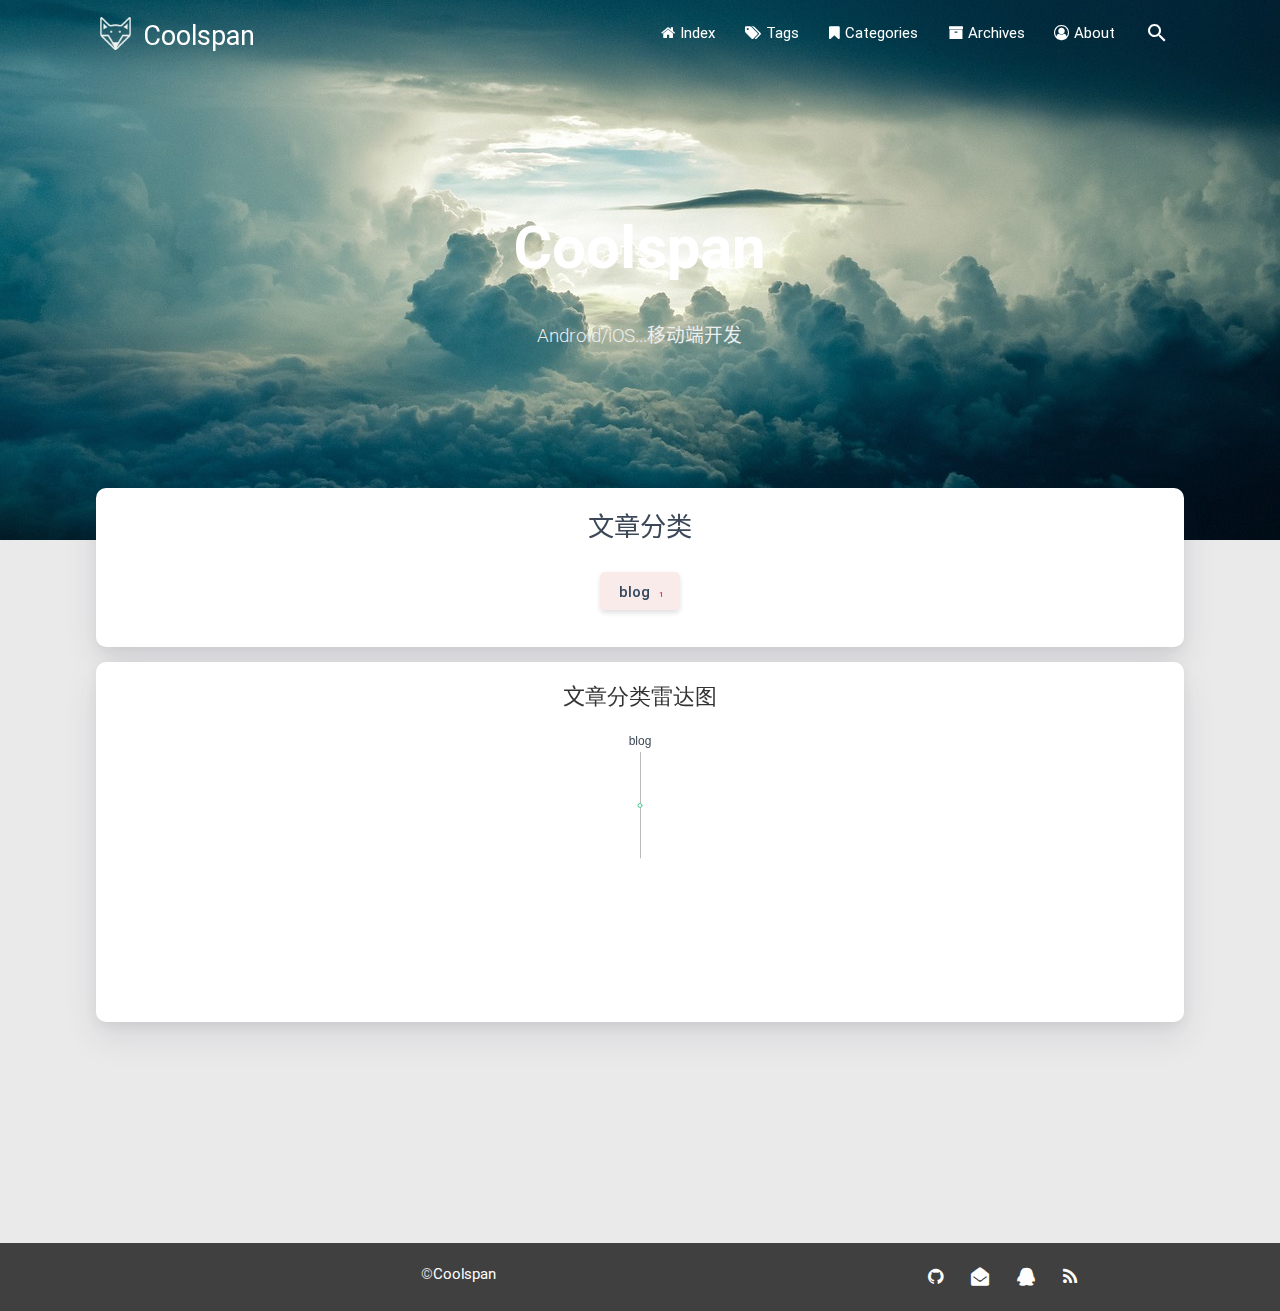
<file: categories/index.html>
<!DOCTYPE HTML>
<html lang="zh-CN">
<head>
    

<head><meta name="generator" content="Hexo 3.8.0">
    <meta charset="utf-8">
    <meta name="keywords" content="分类, Coolspan">
    <meta name="description" content="分类 | Coolspan">
    <meta http-equiv="X-UA-Compatible" content="IE=edge">
    <meta name="viewport" content="width=device-width, initial-scale=1.0">
    <meta name="renderer" content="webkit|ie-stand|ie-comp">
    <meta name="mobile-web-app-capable" content="yes">
    <meta name="format-detection" content="telephone=no">
    <meta name="apple-mobile-web-app-capable" content="yes">
    <meta name="apple-mobile-web-app-status-bar-style" content="black-translucent">
    <title>分类 | Coolspan</title>
    <link rel="icon" type="image/png" href="/favicon.png">

    <link rel="stylesheet" type="text/css" href="/libs/awesome/css/font-awesome.min.css">
    <link rel="stylesheet" type="text/css" href="/libs/materialize/css/materialize.min.css">
    <link rel="stylesheet" type="text/css" href="/libs/aos/aos.css">
    <link rel="stylesheet" type="text/css" href="/libs/animate/animate.min.css">
    <link rel="stylesheet" type="text/css" href="/libs/lightGallery/css/lightgallery.min.css">
    <link rel="stylesheet" type="text/css" href="/css/matery.css">
    <link rel="stylesheet" type="text/css" href="/css/my.css">

    <script src="/libs/jquery/jquery-2.2.0.min.js"></script>
<link rel="stylesheet" href="/css/prism-tomorrow.css" type="text/css"></head>

</head>

<body>

<header class="navbar-fixed">
    <nav id="headNav" class="bg-color nav-transparent">
        <div id="navContainer" class="container">
            <div class="nav-wrapper">
                <div class="brand-logo">
                    <a href="/" class="waves-effect waves-light">
                        
                        <img src="/medias/logo.png" class="logo-img hide-on-small-only">
                        
                        <span class="logo-span">Coolspan</span>
                    </a>
                </div>
                <a href="#" data-activates="mobile-nav" class="button-collapse"><i class="fa fa-navicon"></i></a>
<ul class="right">
    
    <li class="hide-on-med-and-down">
        <a href="/" class="waves-effect waves-light">
            
            <i class="fa fa-home"></i>
            
            <span>Index</span>
        </a>
    </li>
    
    <li class="hide-on-med-and-down">
        <a href="/tags" class="waves-effect waves-light">
            
            <i class="fa fa-tags"></i>
            
            <span>Tags</span>
        </a>
    </li>
    
    <li class="hide-on-med-and-down">
        <a href="/categories" class="waves-effect waves-light">
            
            <i class="fa fa-bookmark"></i>
            
            <span>Categories</span>
        </a>
    </li>
    
    <li class="hide-on-med-and-down">
        <a href="/archives" class="waves-effect waves-light">
            
            <i class="fa fa-archive"></i>
            
            <span>Archives</span>
        </a>
    </li>
    
    <li class="hide-on-med-and-down">
        <a href="/about" class="waves-effect waves-light">
            
            <i class="fa fa-user-circle-o"></i>
            
            <span>About</span>
        </a>
    </li>
    
    <li>
        <a id="toggleSearch" class="waves-effect waves-light">
            <i id="searchIcon" class="mdi-action-search"></i>
        </a>
    </li>

</ul>

<div class="side-nav" id="mobile-nav">

    <div class="mobile-head bg-color">
        
        <img src="/medias/logo.png" class="logo-img circle responsive-img">
        
        <div class="logo-name">Coolspan</div>
        <div class="logo-desc">
            
            Android/iOS...移动端开发
            
        </div>
    </div>

    <ul class="menu-list mobile-menu-list">
        
        <li>
            <a href="/" class="waves-effect waves-light">
                
                <i class="fa fa-fw fa-home"></i>
                
                Index
            </a>
        </li>
        
        <li>
            <a href="/tags" class="waves-effect waves-light">
                
                <i class="fa fa-fw fa-tags"></i>
                
                Tags
            </a>
        </li>
        
        <li>
            <a href="/categories" class="waves-effect waves-light">
                
                <i class="fa fa-fw fa-bookmark"></i>
                
                Categories
            </a>
        </li>
        
        <li>
            <a href="/archives" class="waves-effect waves-light">
                
                <i class="fa fa-fw fa-archive"></i>
                
                Archives
            </a>
        </li>
        
        <li>
            <a href="/about" class="waves-effect waves-light">
                
                <i class="fa fa-fw fa-user-circle-o"></i>
                
                About
            </a>
        </li>
        
        
    </ul>

    <div class="social-link"><a href="https://github.com/coolspan" class="tooltipped" target="_blank" data-tooltip="访问我的GitHub" data-position="top" data-delay="50">
    <i class="fa fa-github"></i>
</a>
<a href="mailto:965266509@qq.com" class="tooltipped" target="_blank" data-tooltip="邮件联系我" data-position="top" data-delay="50">
    <i class="fa fa-envelope-open"></i>
</a>
<a href="#!" class="tooltipped" data-tooltip="QQ联系我: 965266509" data-position="top" data-delay="50">
    <i class="fa fa-qq"></i>
</a>

<a href="/atom.xml" class="tooltipped" target="_blank" data-tooltip="RSS 订阅" data-position="top" data-delay="50">
    <i class="fa fa-rss"></i>
</a>

</div>
</div>

            </div>
        </div>

        
    </nav>
</header>

<div class="bg-cover  about-cover" style="background-image: url('/medias/cover.jpg')">
    <div class="container">
        <div class="row">
            <div class="col s10 offset-s1 m8 offset-m2 l8 offset-l2">
                <div class="brand">
                    <div class="title center-align">
                    
                        Coolspan
                    
                    </div>

                    <div class="description center-align">
                    
                        Android/iOS...移动端开发
                    
                    </div>
                </div>
            </div>
        </div>
        
    </div>
</div>

<script>
// Dynamically switch banner pictures every day.
$('.bg-cover').css('background-image', 'url(/medias/banner/' + new Date().getDay() + '.jpg)');
</script>

<main class="content">

    

<div id="category-cloud" class="container chip-container">
    <div class="card">
        <div class="card-content">
            <div class="tag-title center-align">文章分类</div>
            <div class="tag-chips">
                
                
                
                <a href="/categories/blog/" title="blog: 1">
                    <span class="chip center-align waves-effect waves-light
                             chip-default " style="background-color: #F9EBEA;">blog
                        <span class="tag-length">1</span>
                    </span>
                </a>
                
                
            </div>
        </div>
    </div>
</div>

    
    <style type="text/css">
    #category-radar {
        width: 100%;
        height: 360px;
    }
</style>

<div class="container" data-aos="fade-up">
    <div class="card">
        <div id="category-radar" class="card-content"></div>
    </div>
</div>

<script type="text/javascript" src="/libs/echarts/echarts.min.js"></script>
<script type="text/javascript">
    let radarChart = echarts.init(document.getElementById('category-radar'));

    

    let option = {
        title: {
            left: 'center',
            text: '文章分类雷达图',
            textStyle: {
                fontWeight: 500,
                fontSize: 22
            }
        },
        tooltip: {},
        radar: {
            name: {
                textStyle: {
                    color: '#3C4858'
                }
            },
            indicator: [{"name":"blog","max":2}],
            nameGap: 5,
            center: ['50%','55%'],
            radius: '66%'
        },
        series: [{
            type: 'radar',
            color: ['#3ecf8e'],
            itemStyle: {normal: {areaStyle: {type: 'default'}}},
            data : [
                {
                    value : [1],
                    name : '文章分类数量'
                }
            ]
        }]
    };

    radarChart.setOption(option);
</script>
    

</main>

<footer class="page-footer bg-color">
    <div class="container row center-align">
        <div class="col s12 m8 l8 copy-right">
          &copy;<a href="https://coolspan.github.com">Coolspan</a>
            <!-- 本站由&copy;<a href="https://blinkfox.github.io/" target="_blank">Blinkfox</a>基于
            <a href="https://hexo.io/" target="_blank">Hexo</a> 采用
            <a href="https://github.com/blinkfox/hexo-theme-matery" target="_blank">hexo-theme-matery</a>的主题搭建. -->
        </div>
        <div class="col s12 m4 l4 social-link"><a href="https://github.com/coolspan" class="tooltipped" target="_blank" data-tooltip="访问我的GitHub" data-position="top" data-delay="50">
    <i class="fa fa-github"></i>
</a>
<a href="mailto:965266509@qq.com" class="tooltipped" target="_blank" data-tooltip="邮件联系我" data-position="top" data-delay="50">
    <i class="fa fa-envelope-open"></i>
</a>
<a href="#!" class="tooltipped" data-tooltip="QQ联系我: 965266509" data-position="top" data-delay="50">
    <i class="fa fa-qq"></i>
</a>

<a href="/atom.xml" class="tooltipped" target="_blank" data-tooltip="RSS 订阅" data-position="top" data-delay="50">
    <i class="fa fa-rss"></i>
</a>

</div>
    </div>
</footer>

<div class="progress-bar"></div>


<!-- 搜索遮罩框 -->
<div id="searchModal" class="modal">
    <div class="modal-content">
        <div class="search-header">
            <span class="title">搜索</span>
            <input type="search" id="searchInput" name="s" placeholder="请输入搜索的关键字" class="search-input" autofocus>
        </div>
        <div id="searchResult"></div>
    </div>
</div>

<script src="/js/search.js"></script>
<script type="text/javascript">
    searchFunc("/" + "search.xml", 'searchInput', 'searchResult');
</script>
<!-- 回到顶部按钮 -->
<div id="backTop" class="top-scroll">
    <a class="btn-floating btn-large waves-effect waves-light" href="#!">
        <i class="fa fa-angle-up"></i>
    </a>
</div>


<script src="/libs/materialize/js/materialize.min.js"></script>
<script src="/libs/masonry/masonry.pkgd.min.js"></script>
<script src="/libs/aos/aos.js"></script>
<script src="/libs/scrollprogress/scrollProgress.min.js"></script>
<script src="/libs/lightGallery/js/lightgallery-all.min.js"></script>
<script src="/js/matery.js"></script>
</body>
</html>
</file>
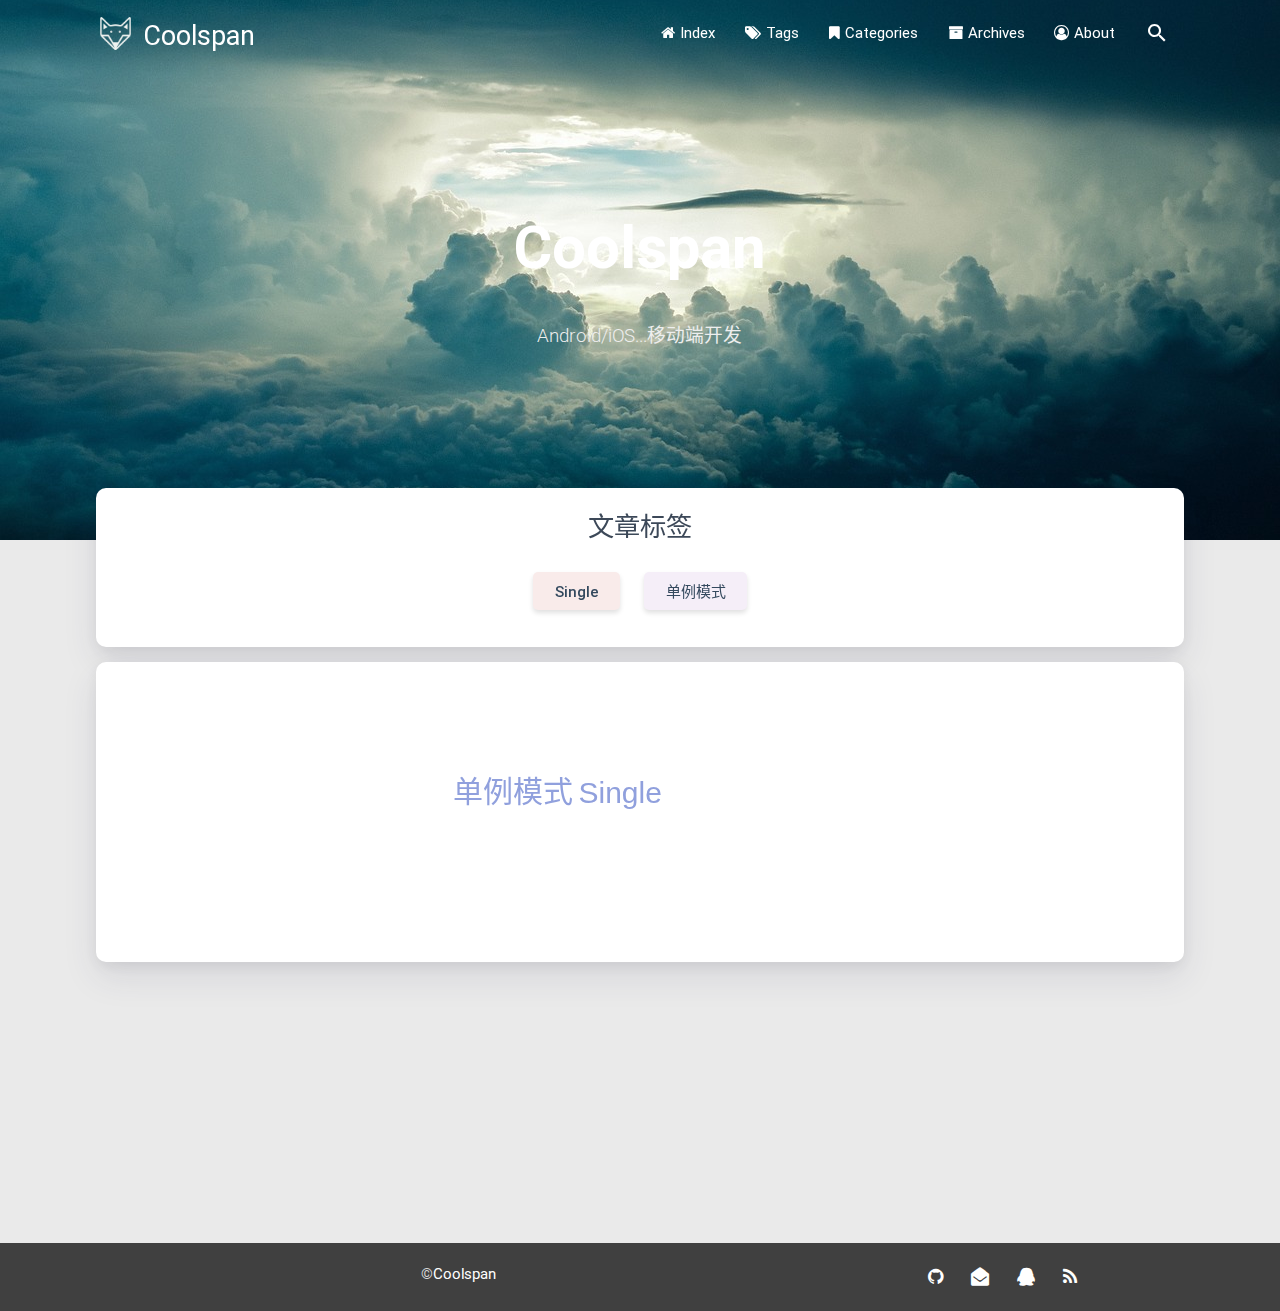
<file: tags/index.html>
<!DOCTYPE HTML>
<html lang="zh-CN">
<head>
    

<head><meta name="generator" content="Hexo 3.8.0">
    <meta charset="utf-8">
    <meta name="keywords" content="标签, Coolspan">
    <meta name="description" content="标签 | Coolspan">
    <meta http-equiv="X-UA-Compatible" content="IE=edge">
    <meta name="viewport" content="width=device-width, initial-scale=1.0">
    <meta name="renderer" content="webkit|ie-stand|ie-comp">
    <meta name="mobile-web-app-capable" content="yes">
    <meta name="format-detection" content="telephone=no">
    <meta name="apple-mobile-web-app-capable" content="yes">
    <meta name="apple-mobile-web-app-status-bar-style" content="black-translucent">
    <title>标签 | Coolspan</title>
    <link rel="icon" type="image/png" href="/favicon.png">

    <link rel="stylesheet" type="text/css" href="/libs/awesome/css/font-awesome.min.css">
    <link rel="stylesheet" type="text/css" href="/libs/materialize/css/materialize.min.css">
    <link rel="stylesheet" type="text/css" href="/libs/aos/aos.css">
    <link rel="stylesheet" type="text/css" href="/libs/animate/animate.min.css">
    <link rel="stylesheet" type="text/css" href="/libs/lightGallery/css/lightgallery.min.css">
    <link rel="stylesheet" type="text/css" href="/css/matery.css">
    <link rel="stylesheet" type="text/css" href="/css/my.css">

    <script src="/libs/jquery/jquery-2.2.0.min.js"></script>
<link rel="stylesheet" href="/css/prism-tomorrow.css" type="text/css"></head>

</head>

<body>

<header class="navbar-fixed">
    <nav id="headNav" class="bg-color nav-transparent">
        <div id="navContainer" class="container">
            <div class="nav-wrapper">
                <div class="brand-logo">
                    <a href="/" class="waves-effect waves-light">
                        
                        <img src="/medias/logo.png" class="logo-img hide-on-small-only">
                        
                        <span class="logo-span">Coolspan</span>
                    </a>
                </div>
                <a href="#" data-activates="mobile-nav" class="button-collapse"><i class="fa fa-navicon"></i></a>
<ul class="right">
    
    <li class="hide-on-med-and-down">
        <a href="/" class="waves-effect waves-light">
            
            <i class="fa fa-home"></i>
            
            <span>Index</span>
        </a>
    </li>
    
    <li class="hide-on-med-and-down">
        <a href="/tags" class="waves-effect waves-light">
            
            <i class="fa fa-tags"></i>
            
            <span>Tags</span>
        </a>
    </li>
    
    <li class="hide-on-med-and-down">
        <a href="/categories" class="waves-effect waves-light">
            
            <i class="fa fa-bookmark"></i>
            
            <span>Categories</span>
        </a>
    </li>
    
    <li class="hide-on-med-and-down">
        <a href="/archives" class="waves-effect waves-light">
            
            <i class="fa fa-archive"></i>
            
            <span>Archives</span>
        </a>
    </li>
    
    <li class="hide-on-med-and-down">
        <a href="/about" class="waves-effect waves-light">
            
            <i class="fa fa-user-circle-o"></i>
            
            <span>About</span>
        </a>
    </li>
    
    <li>
        <a id="toggleSearch" class="waves-effect waves-light">
            <i id="searchIcon" class="mdi-action-search"></i>
        </a>
    </li>

</ul>

<div class="side-nav" id="mobile-nav">

    <div class="mobile-head bg-color">
        
        <img src="/medias/logo.png" class="logo-img circle responsive-img">
        
        <div class="logo-name">Coolspan</div>
        <div class="logo-desc">
            
            Android/iOS...移动端开发
            
        </div>
    </div>

    <ul class="menu-list mobile-menu-list">
        
        <li>
            <a href="/" class="waves-effect waves-light">
                
                <i class="fa fa-fw fa-home"></i>
                
                Index
            </a>
        </li>
        
        <li>
            <a href="/tags" class="waves-effect waves-light">
                
                <i class="fa fa-fw fa-tags"></i>
                
                Tags
            </a>
        </li>
        
        <li>
            <a href="/categories" class="waves-effect waves-light">
                
                <i class="fa fa-fw fa-bookmark"></i>
                
                Categories
            </a>
        </li>
        
        <li>
            <a href="/archives" class="waves-effect waves-light">
                
                <i class="fa fa-fw fa-archive"></i>
                
                Archives
            </a>
        </li>
        
        <li>
            <a href="/about" class="waves-effect waves-light">
                
                <i class="fa fa-fw fa-user-circle-o"></i>
                
                About
            </a>
        </li>
        
        
    </ul>

    <div class="social-link"><a href="https://github.com/coolspan" class="tooltipped" target="_blank" data-tooltip="访问我的GitHub" data-position="top" data-delay="50">
    <i class="fa fa-github"></i>
</a>
<a href="mailto:965266509@qq.com" class="tooltipped" target="_blank" data-tooltip="邮件联系我" data-position="top" data-delay="50">
    <i class="fa fa-envelope-open"></i>
</a>
<a href="#!" class="tooltipped" data-tooltip="QQ联系我: 965266509" data-position="top" data-delay="50">
    <i class="fa fa-qq"></i>
</a>

<a href="/atom.xml" class="tooltipped" target="_blank" data-tooltip="RSS 订阅" data-position="top" data-delay="50">
    <i class="fa fa-rss"></i>
</a>

</div>
</div>

            </div>
        </div>

        
    </nav>
</header>

<div class="bg-cover  about-cover" style="background-image: url('/medias/cover.jpg')">
    <div class="container">
        <div class="row">
            <div class="col s10 offset-s1 m8 offset-m2 l8 offset-l2">
                <div class="brand">
                    <div class="title center-align">
                    
                        Coolspan
                    
                    </div>

                    <div class="description center-align">
                    
                        Android/iOS...移动端开发
                    
                    </div>
                </div>
            </div>
        </div>
        
    </div>
</div>

<script>
// Dynamically switch banner pictures every day.
$('.bg-cover').css('background-image', 'url(/medias/banner/' + new Date().getDay() + '.jpg)');
</script>

<main class="content">

    

<div id="tags" class="container chip-container">
    <div class="card">
        <div class="card-content">
            <div class="tag-title center-align">文章标签</div>
            <div class="tag-chips">
                
                
                <a href="/tags/Single/" title="Single: 1">
                    <span class="chip center-align waves-effect waves-light
                             chip-default " data-tagname="Single" style="background-color: #F9EBEA;">Single
                        <span class="tag-length">1</span>
                    </span>
                </a>
                
                
                <a href="/tags/单例模式/" title="单例模式: 1">
                    <span class="chip center-align waves-effect waves-light
                             chip-default " data-tagname="单例模式" style="background-color: #F5EEF8;">单例模式
                        <span class="tag-length">1</span>
                    </span>
                </a>
                
            </div>
        </div>
    </div>
</div>

    
    <link rel="stylesheet" type="text/css" href="/libs/jqcloud/jqcloud.css">
<style type="text/css">
    #tag-wordcloud {
        width: 100%;
        height: 300px;
    }
</style>

<div class="container" data-aos="fade-up">
    <div class="card">
        <div id="tag-wordcloud" class="card-content"></div>
    </div>
</div>

<script type="text/javascript" src="/libs/jqcloud/jqcloud-1.0.4.min.js"></script>
<script type="text/javascript">
    

    $('#tag-wordcloud').jQCloud([{"text":"Single","weight":1,"link":"http://coolspan.github.io/tags/Single/"},{"text":"单例模式","weight":1,"link":"http://coolspan.github.io/tags/单例模式/"}], {
        autoResize: true
    });
</script>
    

</main>

<footer class="page-footer bg-color">
    <div class="container row center-align">
        <div class="col s12 m8 l8 copy-right">
          &copy;<a href="https://coolspan.github.com">Coolspan</a>
            <!-- 本站由&copy;<a href="https://blinkfox.github.io/" target="_blank">Blinkfox</a>基于
            <a href="https://hexo.io/" target="_blank">Hexo</a> 采用
            <a href="https://github.com/blinkfox/hexo-theme-matery" target="_blank">hexo-theme-matery</a>的主题搭建. -->
        </div>
        <div class="col s12 m4 l4 social-link"><a href="https://github.com/coolspan" class="tooltipped" target="_blank" data-tooltip="访问我的GitHub" data-position="top" data-delay="50">
    <i class="fa fa-github"></i>
</a>
<a href="mailto:965266509@qq.com" class="tooltipped" target="_blank" data-tooltip="邮件联系我" data-position="top" data-delay="50">
    <i class="fa fa-envelope-open"></i>
</a>
<a href="#!" class="tooltipped" data-tooltip="QQ联系我: 965266509" data-position="top" data-delay="50">
    <i class="fa fa-qq"></i>
</a>

<a href="/atom.xml" class="tooltipped" target="_blank" data-tooltip="RSS 订阅" data-position="top" data-delay="50">
    <i class="fa fa-rss"></i>
</a>

</div>
    </div>
</footer>

<div class="progress-bar"></div>


<!-- 搜索遮罩框 -->
<div id="searchModal" class="modal">
    <div class="modal-content">
        <div class="search-header">
            <span class="title">搜索</span>
            <input type="search" id="searchInput" name="s" placeholder="请输入搜索的关键字" class="search-input" autofocus>
        </div>
        <div id="searchResult"></div>
    </div>
</div>

<script src="/js/search.js"></script>
<script type="text/javascript">
    searchFunc("/" + "search.xml", 'searchInput', 'searchResult');
</script>
<!-- 回到顶部按钮 -->
<div id="backTop" class="top-scroll">
    <a class="btn-floating btn-large waves-effect waves-light" href="#!">
        <i class="fa fa-angle-up"></i>
    </a>
</div>


<script src="/libs/materialize/js/materialize.min.js"></script>
<script src="/libs/masonry/masonry.pkgd.min.js"></script>
<script src="/libs/aos/aos.js"></script>
<script src="/libs/scrollprogress/scrollProgress.min.js"></script>
<script src="/libs/lightGallery/js/lightgallery-all.min.js"></script>
<script src="/js/matery.js"></script>
</body>
</html>
</file>
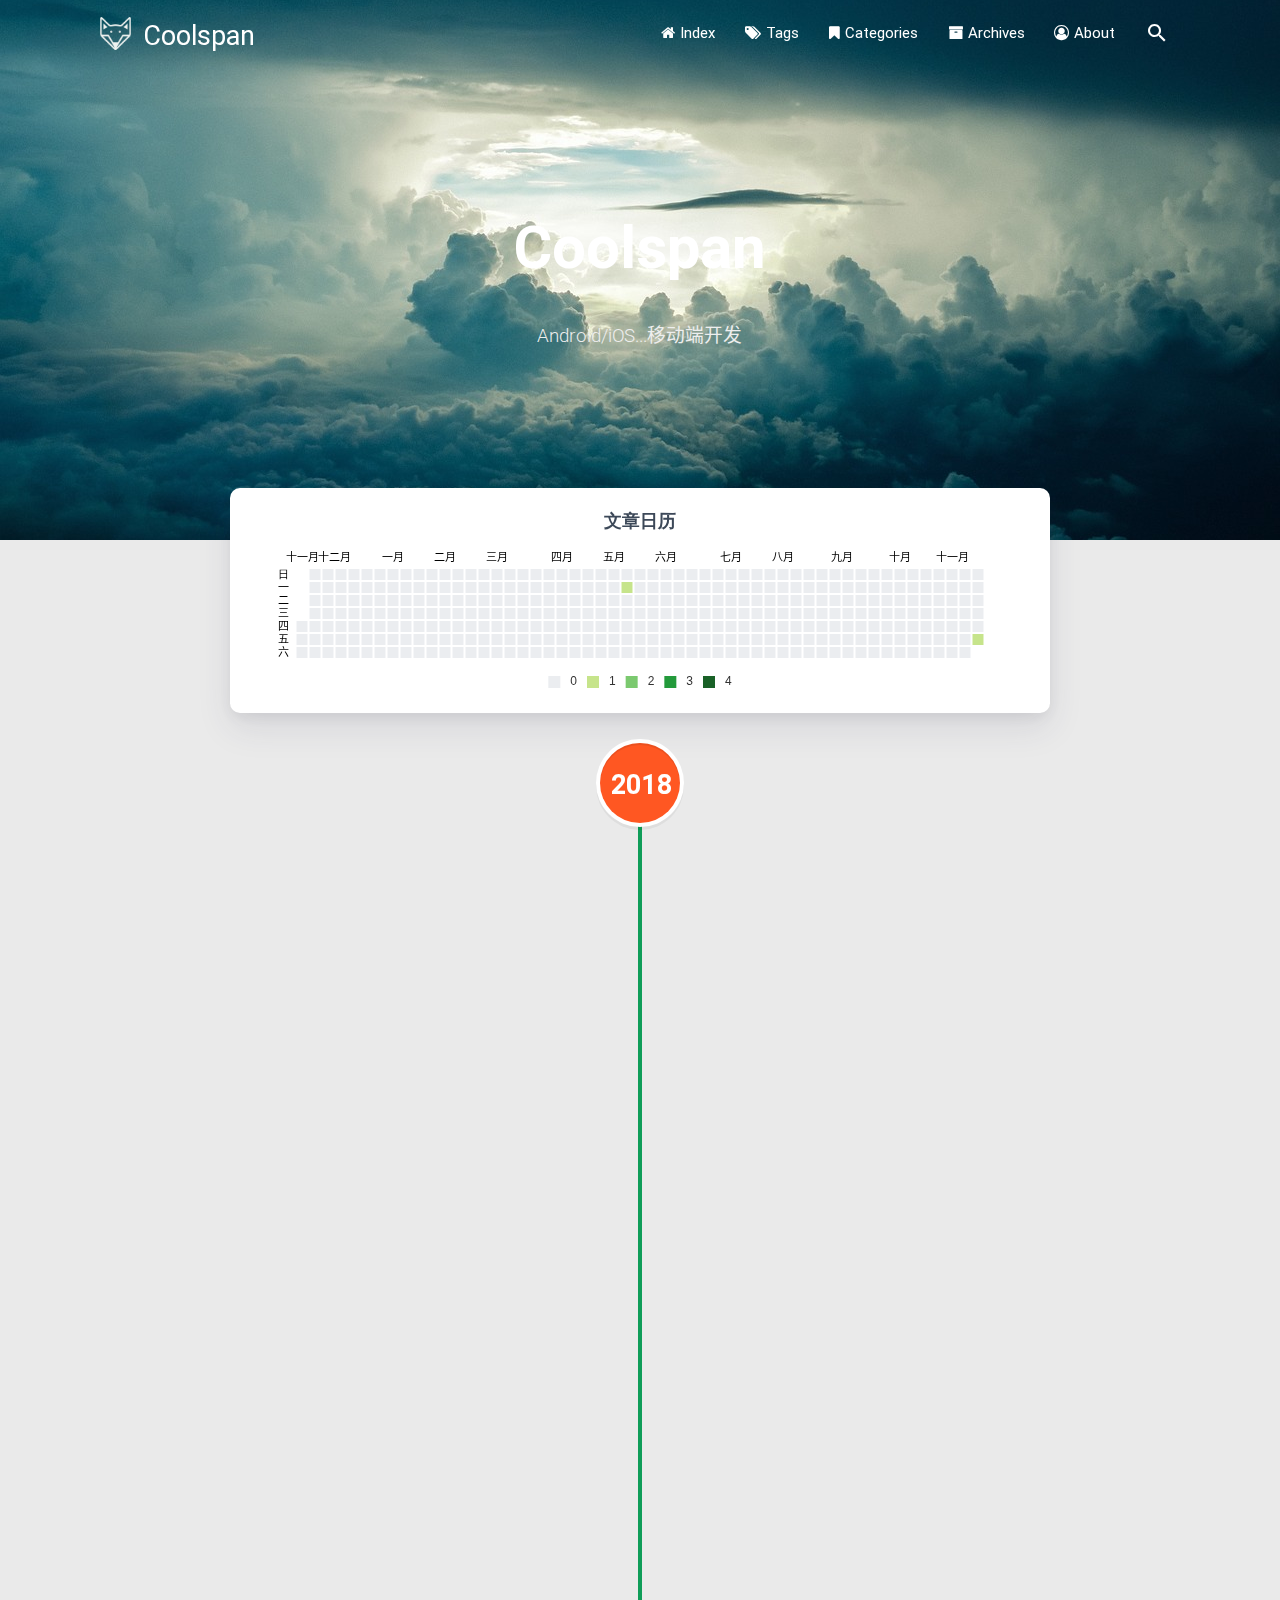
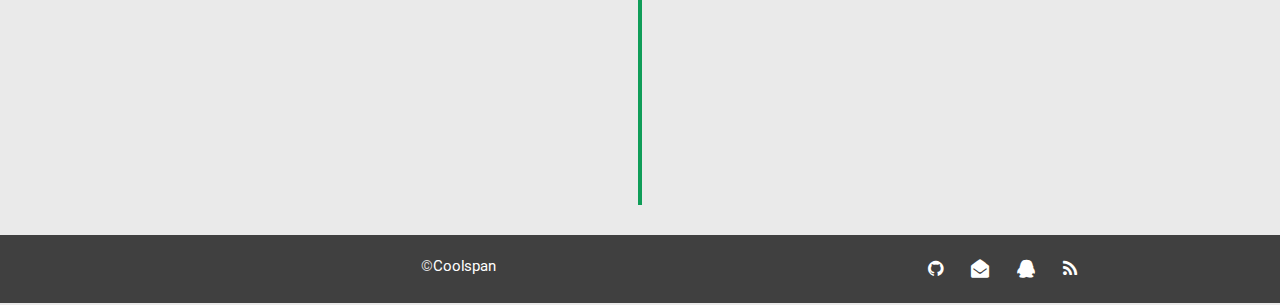
<file: archives/2018/index.html>
<!DOCTYPE HTML>
<html lang="zh-CN">
<head>
    

<head><meta name="generator" content="Hexo 3.8.0">
    <meta charset="utf-8">
    <meta name="keywords" content="归档: 2018, Coolspan">
    <meta name="description" content="归档: 2018 | Coolspan">
    <meta http-equiv="X-UA-Compatible" content="IE=edge">
    <meta name="viewport" content="width=device-width, initial-scale=1.0">
    <meta name="renderer" content="webkit|ie-stand|ie-comp">
    <meta name="mobile-web-app-capable" content="yes">
    <meta name="format-detection" content="telephone=no">
    <meta name="apple-mobile-web-app-capable" content="yes">
    <meta name="apple-mobile-web-app-status-bar-style" content="black-translucent">
    <title>归档: 2018 | Coolspan</title>
    <link rel="icon" type="image/png" href="/favicon.png">

    <link rel="stylesheet" type="text/css" href="/libs/awesome/css/font-awesome.min.css">
    <link rel="stylesheet" type="text/css" href="/libs/materialize/css/materialize.min.css">
    <link rel="stylesheet" type="text/css" href="/libs/aos/aos.css">
    <link rel="stylesheet" type="text/css" href="/libs/animate/animate.min.css">
    <link rel="stylesheet" type="text/css" href="/libs/lightGallery/css/lightgallery.min.css">
    <link rel="stylesheet" type="text/css" href="/css/matery.css">
    <link rel="stylesheet" type="text/css" href="/css/my.css">

    <script src="/libs/jquery/jquery-2.2.0.min.js"></script>
<link rel="stylesheet" href="/css/prism-tomorrow.css" type="text/css"></head>

</head>

<body>

<header class="navbar-fixed">
    <nav id="headNav" class="bg-color nav-transparent">
        <div id="navContainer" class="container">
            <div class="nav-wrapper">
                <div class="brand-logo">
                    <a href="/" class="waves-effect waves-light">
                        
                        <img src="/medias/logo.png" class="logo-img hide-on-small-only">
                        
                        <span class="logo-span">Coolspan</span>
                    </a>
                </div>
                <a href="#" data-activates="mobile-nav" class="button-collapse"><i class="fa fa-navicon"></i></a>
<ul class="right">
    
    <li class="hide-on-med-and-down">
        <a href="/" class="waves-effect waves-light">
            
            <i class="fa fa-home"></i>
            
            <span>Index</span>
        </a>
    </li>
    
    <li class="hide-on-med-and-down">
        <a href="/tags" class="waves-effect waves-light">
            
            <i class="fa fa-tags"></i>
            
            <span>Tags</span>
        </a>
    </li>
    
    <li class="hide-on-med-and-down">
        <a href="/categories" class="waves-effect waves-light">
            
            <i class="fa fa-bookmark"></i>
            
            <span>Categories</span>
        </a>
    </li>
    
    <li class="hide-on-med-and-down">
        <a href="/archives" class="waves-effect waves-light">
            
            <i class="fa fa-archive"></i>
            
            <span>Archives</span>
        </a>
    </li>
    
    <li class="hide-on-med-and-down">
        <a href="/about" class="waves-effect waves-light">
            
            <i class="fa fa-user-circle-o"></i>
            
            <span>About</span>
        </a>
    </li>
    
    <li>
        <a id="toggleSearch" class="waves-effect waves-light">
            <i id="searchIcon" class="mdi-action-search"></i>
        </a>
    </li>

</ul>

<div class="side-nav" id="mobile-nav">

    <div class="mobile-head bg-color">
        
        <img src="/medias/logo.png" class="logo-img circle responsive-img">
        
        <div class="logo-name">Coolspan</div>
        <div class="logo-desc">
            
            Android/iOS...移动端开发
            
        </div>
    </div>

    <ul class="menu-list mobile-menu-list">
        
        <li>
            <a href="/" class="waves-effect waves-light">
                
                <i class="fa fa-fw fa-home"></i>
                
                Index
            </a>
        </li>
        
        <li>
            <a href="/tags" class="waves-effect waves-light">
                
                <i class="fa fa-fw fa-tags"></i>
                
                Tags
            </a>
        </li>
        
        <li>
            <a href="/categories" class="waves-effect waves-light">
                
                <i class="fa fa-fw fa-bookmark"></i>
                
                Categories
            </a>
        </li>
        
        <li>
            <a href="/archives" class="waves-effect waves-light">
                
                <i class="fa fa-fw fa-archive"></i>
                
                Archives
            </a>
        </li>
        
        <li>
            <a href="/about" class="waves-effect waves-light">
                
                <i class="fa fa-fw fa-user-circle-o"></i>
                
                About
            </a>
        </li>
        
        
    </ul>

    <div class="social-link"><a href="https://github.com/coolspan" class="tooltipped" target="_blank" data-tooltip="访问我的GitHub" data-position="top" data-delay="50">
    <i class="fa fa-github"></i>
</a>
<a href="mailto:965266509@qq.com" class="tooltipped" target="_blank" data-tooltip="邮件联系我" data-position="top" data-delay="50">
    <i class="fa fa-envelope-open"></i>
</a>
<a href="#!" class="tooltipped" data-tooltip="QQ联系我: 965266509" data-position="top" data-delay="50">
    <i class="fa fa-qq"></i>
</a>

<a href="/atom.xml" class="tooltipped" target="_blank" data-tooltip="RSS 订阅" data-position="top" data-delay="50">
    <i class="fa fa-rss"></i>
</a>

</div>
</div>

            </div>
        </div>

        
    </nav>
</header>

<div class="bg-cover  about-cover" style="background-image: url('/medias/cover.jpg')">
    <div class="container">
        <div class="row">
            <div class="col s10 offset-s1 m8 offset-m2 l8 offset-l2">
                <div class="brand">
                    <div class="title center-align">
                    
                        Coolspan
                    
                    </div>

                    <div class="description center-align">
                    
                        Android/iOS...移动端开发
                    
                    </div>
                </div>
            </div>
        </div>
        
    </div>
</div>

<script>
// Dynamically switch banner pictures every day.
$('.bg-cover').css('background-image', 'url(/medias/banner/' + new Date().getDay() + '.jpg)');
</script>

<main class="content">

    
    <div class="container archive-calendar">
    <div class="card">
        <div id="post-calendar" class="card-content"></div>
    </div>
</div>

<script type="text/javascript" src="/libs/echarts/echarts.min.js"></script>
<script type="text/javascript">
    let myChart = echarts.init(document.getElementById('post-calendar'));

    

    let option = {
        title: {
            top: 0,
            text: '文章日历',
            left: 'center',
            textStyle: {
                color: '#3C4858'
            }
        },
        tooltip: {
            padding: 10,
            backgroundColor: '#555',
            borderColor: '#777',
            borderWidth: 1,
            formatter: function (obj) {
                var value = obj.value;
                return '<div style="font-size: 14px;">' + value[0] + '：' + value[1] + '</div>';
            }
        },
        visualMap: {
            show: true,
            showLabel: true,
            categories: [0, 1, 2, 3, 4],
            calculable: true,
            inRange: {
                symbol: 'rect',
                color: ['#ebedf0', '#c6e48b', '#7bc96f', '#239a3b', '#196127']
            },
            itemWidth: 12,
            itemHeight: 12,
            orient: 'horizontal',
            left: 'center',
            bottom: 0
        },
        calendar: [{
            left: 'center',
            range: ["2017-11-30", "2018-11-30"],
            cellSize: [13, 13],
            splitLine: {
                show: false
            },
            itemStyle: {
                borderColor: '#fff',
                borderWidth: 2
            },
            yearLabel: {
                show: false
            },
            monthLabel: {
                nameMap: 'cn',
                fontSize: 11
            },
            dayLabel: {
                formatter: '{start}  1st',
                nameMap: 'cn',
                fontSize: 11
            }
        }],
        series: [{
            type: 'heatmap',
            coordinateSystem: 'calendar',
            calendarIndex: 0,
            data: [["2017-11-30", 0], ["2017-12-01", 0], ["2017-12-02", 0], ["2017-12-03", 0], ["2017-12-04", 0], ["2017-12-05", 0], ["2017-12-06", 0], ["2017-12-07", 0], ["2017-12-08", 0], ["2017-12-09", 0], ["2017-12-10", 0], ["2017-12-11", 0], ["2017-12-12", 0], ["2017-12-13", 0], ["2017-12-14", 0], ["2017-12-15", 0], ["2017-12-16", 0], ["2017-12-17", 0], ["2017-12-18", 0], ["2017-12-19", 0], ["2017-12-20", 0], ["2017-12-21", 0], ["2017-12-22", 0], ["2017-12-23", 0], ["2017-12-24", 0], ["2017-12-25", 0], ["2017-12-26", 0], ["2017-12-27", 0], ["2017-12-28", 0], ["2017-12-29", 0], ["2017-12-30", 0], ["2017-12-31", 0], ["2018-01-01", 0], ["2018-01-02", 0], ["2018-01-03", 0], ["2018-01-04", 0], ["2018-01-05", 0], ["2018-01-06", 0], ["2018-01-07", 0], ["2018-01-08", 0], ["2018-01-09", 0], ["2018-01-10", 0], ["2018-01-11", 0], ["2018-01-12", 0], ["2018-01-13", 0], ["2018-01-14", 0], ["2018-01-15", 0], ["2018-01-16", 0], ["2018-01-17", 0], ["2018-01-18", 0], ["2018-01-19", 0], ["2018-01-20", 0], ["2018-01-21", 0], ["2018-01-22", 0], ["2018-01-23", 0], ["2018-01-24", 0], ["2018-01-25", 0], ["2018-01-26", 0], ["2018-01-27", 0], ["2018-01-28", 0], ["2018-01-29", 0], ["2018-01-30", 0], ["2018-01-31", 0], ["2018-02-01", 0], ["2018-02-02", 0], ["2018-02-03", 0], ["2018-02-04", 0], ["2018-02-05", 0], ["2018-02-06", 0], ["2018-02-07", 0], ["2018-02-08", 0], ["2018-02-09", 0], ["2018-02-10", 0], ["2018-02-11", 0], ["2018-02-12", 0], ["2018-02-13", 0], ["2018-02-14", 0], ["2018-02-15", 0], ["2018-02-16", 0], ["2018-02-17", 0], ["2018-02-18", 0], ["2018-02-19", 0], ["2018-02-20", 0], ["2018-02-21", 0], ["2018-02-22", 0], ["2018-02-23", 0], ["2018-02-24", 0], ["2018-02-25", 0], ["2018-02-26", 0], ["2018-02-27", 0], ["2018-02-28", 0], ["2018-03-01", 0], ["2018-03-02", 0], ["2018-03-03", 0], ["2018-03-04", 0], ["2018-03-05", 0], ["2018-03-06", 0], ["2018-03-07", 0], ["2018-03-08", 0], ["2018-03-09", 0], ["2018-03-10", 0], ["2018-03-11", 0], ["2018-03-12", 0], ["2018-03-13", 0], ["2018-03-14", 0], ["2018-03-15", 0], ["2018-03-16", 0], ["2018-03-17", 0], ["2018-03-18", 0], ["2018-03-19", 0], ["2018-03-20", 0], ["2018-03-21", 0], ["2018-03-22", 0], ["2018-03-23", 0], ["2018-03-24", 0], ["2018-03-25", 0], ["2018-03-26", 0], ["2018-03-27", 0], ["2018-03-28", 0], ["2018-03-29", 0], ["2018-03-30", 0], ["2018-03-31", 0], ["2018-04-01", 0], ["2018-04-02", 0], ["2018-04-03", 0], ["2018-04-04", 0], ["2018-04-05", 0], ["2018-04-06", 0], ["2018-04-07", 0], ["2018-04-08", 0], ["2018-04-09", 0], ["2018-04-10", 0], ["2018-04-11", 0], ["2018-04-12", 0], ["2018-04-13", 0], ["2018-04-14", 0], ["2018-04-15", 0], ["2018-04-16", 0], ["2018-04-17", 0], ["2018-04-18", 0], ["2018-04-19", 0], ["2018-04-20", 0], ["2018-04-21", 0], ["2018-04-22", 0], ["2018-04-23", 0], ["2018-04-24", 0], ["2018-04-25", 0], ["2018-04-26", 0], ["2018-04-27", 0], ["2018-04-28", 0], ["2018-04-29", 0], ["2018-04-30", 0], ["2018-05-01", 0], ["2018-05-02", 0], ["2018-05-03", 0], ["2018-05-04", 0], ["2018-05-05", 0], ["2018-05-06", 0], ["2018-05-07", 0], ["2018-05-08", 0], ["2018-05-09", 0], ["2018-05-10", 0], ["2018-05-11", 0], ["2018-05-12", 0], ["2018-05-13", 0], ["2018-05-14", 0], ["2018-05-15", 0], ["2018-05-16", 0], ["2018-05-17", 0], ["2018-05-18", 0], ["2018-05-19", 0], ["2018-05-20", 0], ["2018-05-21", 1], ["2018-05-22", 0], ["2018-05-23", 0], ["2018-05-24", 0], ["2018-05-25", 0], ["2018-05-26", 0], ["2018-05-27", 0], ["2018-05-28", 0], ["2018-05-29", 0], ["2018-05-30", 0], ["2018-05-31", 0], ["2018-06-01", 0], ["2018-06-02", 0], ["2018-06-03", 0], ["2018-06-04", 0], ["2018-06-05", 0], ["2018-06-06", 0], ["2018-06-07", 0], ["2018-06-08", 0], ["2018-06-09", 0], ["2018-06-10", 0], ["2018-06-11", 0], ["2018-06-12", 0], ["2018-06-13", 0], ["2018-06-14", 0], ["2018-06-15", 0], ["2018-06-16", 0], ["2018-06-17", 0], ["2018-06-18", 0], ["2018-06-19", 0], ["2018-06-20", 0], ["2018-06-21", 0], ["2018-06-22", 0], ["2018-06-23", 0], ["2018-06-24", 0], ["2018-06-25", 0], ["2018-06-26", 0], ["2018-06-27", 0], ["2018-06-28", 0], ["2018-06-29", 0], ["2018-06-30", 0], ["2018-07-01", 0], ["2018-07-02", 0], ["2018-07-03", 0], ["2018-07-04", 0], ["2018-07-05", 0], ["2018-07-06", 0], ["2018-07-07", 0], ["2018-07-08", 0], ["2018-07-09", 0], ["2018-07-10", 0], ["2018-07-11", 0], ["2018-07-12", 0], ["2018-07-13", 0], ["2018-07-14", 0], ["2018-07-15", 0], ["2018-07-16", 0], ["2018-07-17", 0], ["2018-07-18", 0], ["2018-07-19", 0], ["2018-07-20", 0], ["2018-07-21", 0], ["2018-07-22", 0], ["2018-07-23", 0], ["2018-07-24", 0], ["2018-07-25", 0], ["2018-07-26", 0], ["2018-07-27", 0], ["2018-07-28", 0], ["2018-07-29", 0], ["2018-07-30", 0], ["2018-07-31", 0], ["2018-08-01", 0], ["2018-08-02", 0], ["2018-08-03", 0], ["2018-08-04", 0], ["2018-08-05", 0], ["2018-08-06", 0], ["2018-08-07", 0], ["2018-08-08", 0], ["2018-08-09", 0], ["2018-08-10", 0], ["2018-08-11", 0], ["2018-08-12", 0], ["2018-08-13", 0], ["2018-08-14", 0], ["2018-08-15", 0], ["2018-08-16", 0], ["2018-08-17", 0], ["2018-08-18", 0], ["2018-08-19", 0], ["2018-08-20", 0], ["2018-08-21", 0], ["2018-08-22", 0], ["2018-08-23", 0], ["2018-08-24", 0], ["2018-08-25", 0], ["2018-08-26", 0], ["2018-08-27", 0], ["2018-08-28", 0], ["2018-08-29", 0], ["2018-08-30", 0], ["2018-08-31", 0], ["2018-09-01", 0], ["2018-09-02", 0], ["2018-09-03", 0], ["2018-09-04", 0], ["2018-09-05", 0], ["2018-09-06", 0], ["2018-09-07", 0], ["2018-09-08", 0], ["2018-09-09", 0], ["2018-09-10", 0], ["2018-09-11", 0], ["2018-09-12", 0], ["2018-09-13", 0], ["2018-09-14", 0], ["2018-09-15", 0], ["2018-09-16", 0], ["2018-09-17", 0], ["2018-09-18", 0], ["2018-09-19", 0], ["2018-09-20", 0], ["2018-09-21", 0], ["2018-09-22", 0], ["2018-09-23", 0], ["2018-09-24", 0], ["2018-09-25", 0], ["2018-09-26", 0], ["2018-09-27", 0], ["2018-09-28", 0], ["2018-09-29", 0], ["2018-09-30", 0], ["2018-10-01", 0], ["2018-10-02", 0], ["2018-10-03", 0], ["2018-10-04", 0], ["2018-10-05", 0], ["2018-10-06", 0], ["2018-10-07", 0], ["2018-10-08", 0], ["2018-10-09", 0], ["2018-10-10", 0], ["2018-10-11", 0], ["2018-10-12", 0], ["2018-10-13", 0], ["2018-10-14", 0], ["2018-10-15", 0], ["2018-10-16", 0], ["2018-10-17", 0], ["2018-10-18", 0], ["2018-10-19", 0], ["2018-10-20", 0], ["2018-10-21", 0], ["2018-10-22", 0], ["2018-10-23", 0], ["2018-10-24", 0], ["2018-10-25", 0], ["2018-10-26", 0], ["2018-10-27", 0], ["2018-10-28", 0], ["2018-10-29", 0], ["2018-10-30", 0], ["2018-10-31", 0], ["2018-11-01", 0], ["2018-11-02", 0], ["2018-11-03", 0], ["2018-11-04", 0], ["2018-11-05", 0], ["2018-11-06", 0], ["2018-11-07", 0], ["2018-11-08", 0], ["2018-11-09", 0], ["2018-11-10", 0], ["2018-11-11", 0], ["2018-11-12", 0], ["2018-11-13", 0], ["2018-11-14", 0], ["2018-11-15", 0], ["2018-11-16", 0], ["2018-11-17", 0], ["2018-11-18", 0], ["2018-11-19", 0], ["2018-11-20", 0], ["2018-11-21", 0], ["2018-11-22", 0], ["2018-11-23", 0], ["2018-11-24", 0], ["2018-11-25", 0], ["2018-11-26", 0], ["2018-11-27", 0], ["2018-11-28", 0], ["2018-11-29", 0], ["2018-11-30", 1]]
        }]

    };

    myChart.setOption(option);
</script>
    

    

    <div id="cd-timeline" class="container">
        
        <div class="cd-timeline-block">

            
            
            
            <div class="cd-timeline-img year" data-aos="zoom-in-up">
                <a href="/archives/2018">2018</a>
            </div>
            

            
            
            
            <div class="cd-timeline-img month" data-aos="zoom-in-up">
                <a href="/archives/2018/11">11</a>
            </div>
            

            
            <div class="cd-timeline-img day" data-aos="zoom-in-up">
                <span>30</span>
            </div>
            <article class="cd-timeline-content" data-aos="fade-up">
                <div class="article col s12 m6">
                    <div class="card">
                        <a href="/2018/11/30/hello-world/">
                            <div class="card-image">
                                
                                
                                <img src="/medias/featureimages/12.jpg" class="responsive-img" alt="Hello World">
                                
                                <span class="card-title">Hello World</span>
                            </div>
                        </a>
                        <div class="card-content article-content">
                            <div class="summary">Welcome to Hexo! This is your very first post. Check documentation for more info</div>
                            <div class="publish-info">
                                <span class="publish-date">
                                    <i class="fa fa-clock-o fa-fw icon-date"></i>2018-11-30
                                </span>
                                <span class="publish-author">
                                    
                                    <i class="fa fa-user fa-fw"></i>
                                    乔晓松
                                    
                                </span>
                            </div>
                        </div>

                        
                    </div>
                </div>
            </article>
        </div>
        
        <div class="cd-timeline-block">

            
            

            
            
            
            <div class="cd-timeline-img month" data-aos="zoom-in-up">
                <a href="/archives/2018/05">05</a>
            </div>
            

            
            <div class="cd-timeline-img day" data-aos="zoom-in-up">
                <span>21</span>
            </div>
            <article class="cd-timeline-content" data-aos="fade-up">
                <div class="article col s12 m6">
                    <div class="card">
                        <a href="/2018/05/21/2018-05-21-单例模式/">
                            <div class="card-image">
                                
                                
                                <img src="/medias/featureimages/22.jpg" class="responsive-img" alt="单例模式(Singleton Pattern)">
                                
                                <span class="card-title">单例模式(Singleton Pattern)</span>
                            </div>
                        </a>
                        <div class="card-content article-content">
                            <div class="summary">单例模式定义
定义：确保某一个类有一个实例，而且自行实例化并向整个系统提供这个实例。单例模式是一种对象创建型模式。
单例模式的意图是为了确保一个类有且仅有一个实</div>
                            <div class="publish-info">
                                <span class="publish-date">
                                    <i class="fa fa-clock-o fa-fw icon-date"></i>2018-05-21
                                </span>
                                <span class="publish-author">
                                    
                                    <i class="fa fa-bookmark fa-fw icon-category"></i>
                                    
                                    <a href="/categories/blog/" class="post-category" target="_blank">
                                    blog
                                    </a>
                                    
                                    
                                </span>
                            </div>
                        </div>

                        
                        <div class="card-action article-tags">
                            
                            <a href="/tags/Single/"><span class="chip bg-color">Single</span></a>
                            
                            <a href="/tags/单例模式/"><span class="chip bg-color">单例模式</span></a>
                            
                        </div>
                        
                    </div>
                </div>
            </article>
        </div>
        
    </div>

</main>


<footer class="page-footer bg-color">
    <div class="container row center-align">
        <div class="col s12 m8 l8 copy-right">
          &copy;<a href="https://coolspan.github.com">Coolspan</a>
            <!-- 本站由&copy;<a href="https://blinkfox.github.io/" target="_blank">Blinkfox</a>基于
            <a href="https://hexo.io/" target="_blank">Hexo</a> 采用
            <a href="https://github.com/blinkfox/hexo-theme-matery" target="_blank">hexo-theme-matery</a>的主题搭建. -->
        </div>
        <div class="col s12 m4 l4 social-link"><a href="https://github.com/coolspan" class="tooltipped" target="_blank" data-tooltip="访问我的GitHub" data-position="top" data-delay="50">
    <i class="fa fa-github"></i>
</a>
<a href="mailto:965266509@qq.com" class="tooltipped" target="_blank" data-tooltip="邮件联系我" data-position="top" data-delay="50">
    <i class="fa fa-envelope-open"></i>
</a>
<a href="#!" class="tooltipped" data-tooltip="QQ联系我: 965266509" data-position="top" data-delay="50">
    <i class="fa fa-qq"></i>
</a>

<a href="/atom.xml" class="tooltipped" target="_blank" data-tooltip="RSS 订阅" data-position="top" data-delay="50">
    <i class="fa fa-rss"></i>
</a>

</div>
    </div>
</footer>

<div class="progress-bar"></div>


<!-- 搜索遮罩框 -->
<div id="searchModal" class="modal">
    <div class="modal-content">
        <div class="search-header">
            <span class="title">搜索</span>
            <input type="search" id="searchInput" name="s" placeholder="请输入搜索的关键字" class="search-input" autofocus>
        </div>
        <div id="searchResult"></div>
    </div>
</div>

<script src="/js/search.js"></script>
<script type="text/javascript">
    searchFunc("/" + "search.xml", 'searchInput', 'searchResult');
</script>
<!-- 回到顶部按钮 -->
<div id="backTop" class="top-scroll">
    <a class="btn-floating btn-large waves-effect waves-light" href="#!">
        <i class="fa fa-angle-up"></i>
    </a>
</div>


<script src="/libs/materialize/js/materialize.min.js"></script>
<script src="/libs/masonry/masonry.pkgd.min.js"></script>
<script src="/libs/aos/aos.js"></script>
<script src="/libs/scrollprogress/scrollProgress.min.js"></script>
<script src="/libs/lightGallery/js/lightgallery-all.min.js"></script>
<script src="/js/matery.js"></script>
</body>
</html>
</file>
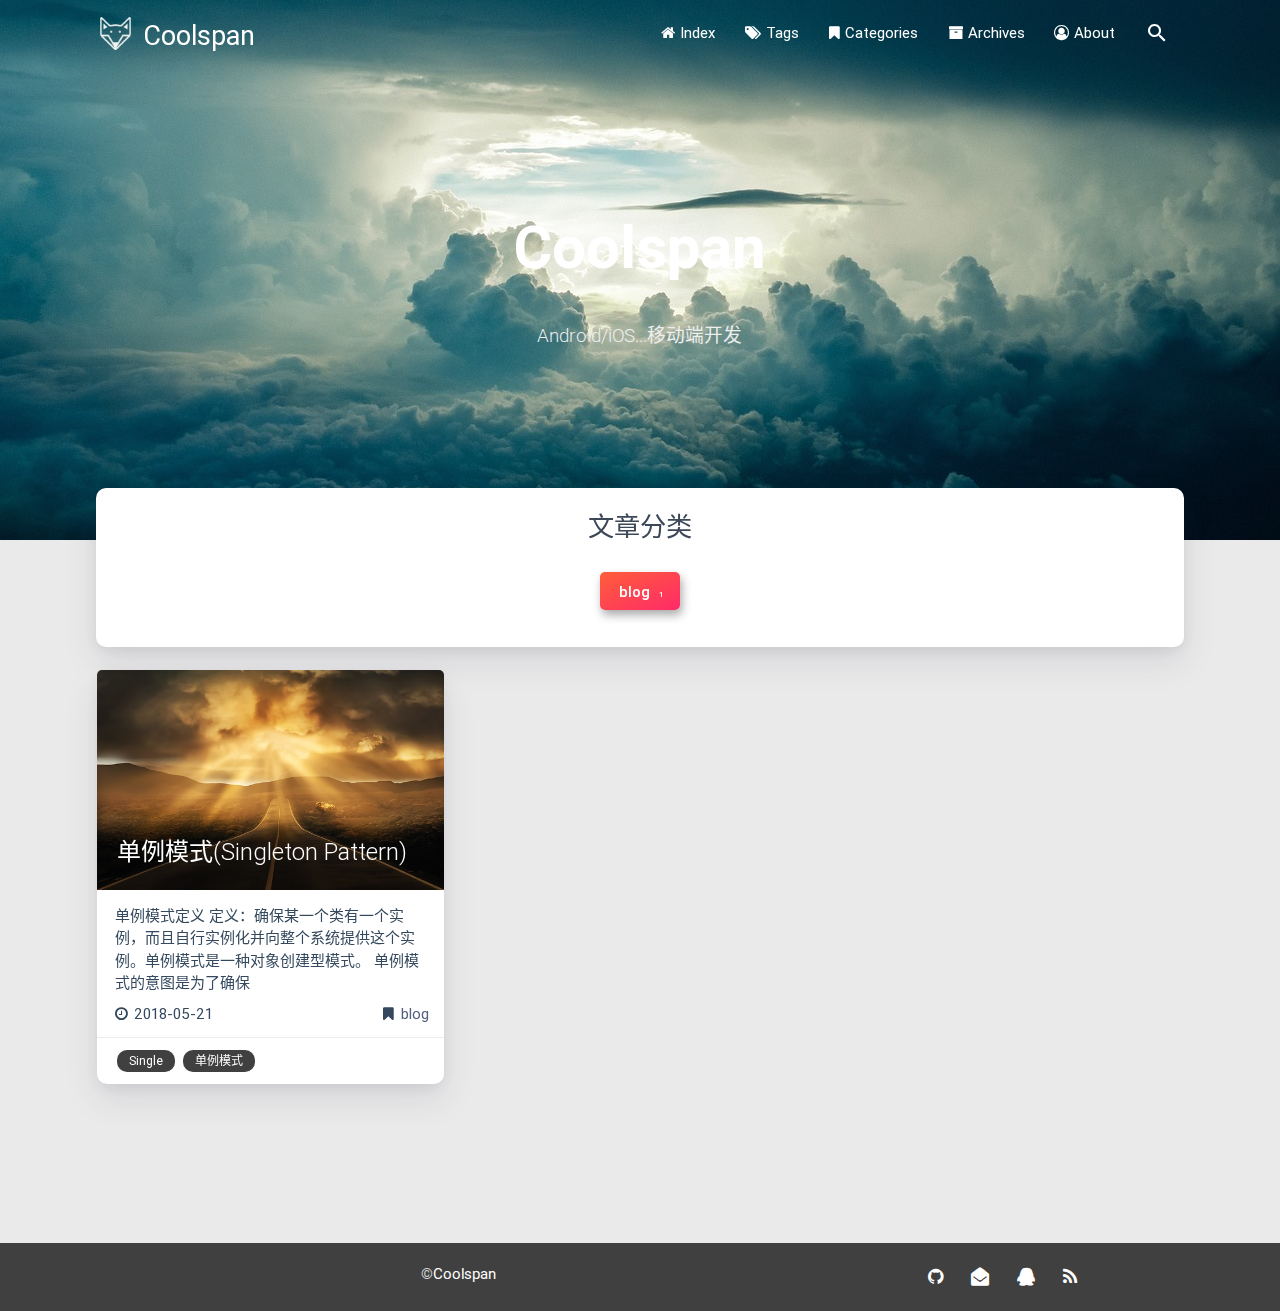
<file: categories/blog/index.html>
<!DOCTYPE HTML>
<html lang="zh-CN">
<head>
    

<head><meta name="generator" content="Hexo 3.8.0">
    <meta charset="utf-8">
    <meta name="keywords" content="分类: blog, Coolspan">
    <meta name="description" content="分类: blog | Coolspan">
    <meta http-equiv="X-UA-Compatible" content="IE=edge">
    <meta name="viewport" content="width=device-width, initial-scale=1.0">
    <meta name="renderer" content="webkit|ie-stand|ie-comp">
    <meta name="mobile-web-app-capable" content="yes">
    <meta name="format-detection" content="telephone=no">
    <meta name="apple-mobile-web-app-capable" content="yes">
    <meta name="apple-mobile-web-app-status-bar-style" content="black-translucent">
    <title>分类: blog | Coolspan</title>
    <link rel="icon" type="image/png" href="/favicon.png">

    <link rel="stylesheet" type="text/css" href="/libs/awesome/css/font-awesome.min.css">
    <link rel="stylesheet" type="text/css" href="/libs/materialize/css/materialize.min.css">
    <link rel="stylesheet" type="text/css" href="/libs/aos/aos.css">
    <link rel="stylesheet" type="text/css" href="/libs/animate/animate.min.css">
    <link rel="stylesheet" type="text/css" href="/libs/lightGallery/css/lightgallery.min.css">
    <link rel="stylesheet" type="text/css" href="/css/matery.css">
    <link rel="stylesheet" type="text/css" href="/css/my.css">

    <script src="/libs/jquery/jquery-2.2.0.min.js"></script>
<link rel="stylesheet" href="/css/prism-tomorrow.css" type="text/css"></head>

</head>

<body>

<header class="navbar-fixed">
    <nav id="headNav" class="bg-color nav-transparent">
        <div id="navContainer" class="container">
            <div class="nav-wrapper">
                <div class="brand-logo">
                    <a href="/" class="waves-effect waves-light">
                        
                        <img src="/medias/logo.png" class="logo-img hide-on-small-only">
                        
                        <span class="logo-span">Coolspan</span>
                    </a>
                </div>
                <a href="#" data-activates="mobile-nav" class="button-collapse"><i class="fa fa-navicon"></i></a>
<ul class="right">
    
    <li class="hide-on-med-and-down">
        <a href="/" class="waves-effect waves-light">
            
            <i class="fa fa-home"></i>
            
            <span>Index</span>
        </a>
    </li>
    
    <li class="hide-on-med-and-down">
        <a href="/tags" class="waves-effect waves-light">
            
            <i class="fa fa-tags"></i>
            
            <span>Tags</span>
        </a>
    </li>
    
    <li class="hide-on-med-and-down">
        <a href="/categories" class="waves-effect waves-light">
            
            <i class="fa fa-bookmark"></i>
            
            <span>Categories</span>
        </a>
    </li>
    
    <li class="hide-on-med-and-down">
        <a href="/archives" class="waves-effect waves-light">
            
            <i class="fa fa-archive"></i>
            
            <span>Archives</span>
        </a>
    </li>
    
    <li class="hide-on-med-and-down">
        <a href="/about" class="waves-effect waves-light">
            
            <i class="fa fa-user-circle-o"></i>
            
            <span>About</span>
        </a>
    </li>
    
    <li>
        <a id="toggleSearch" class="waves-effect waves-light">
            <i id="searchIcon" class="mdi-action-search"></i>
        </a>
    </li>

</ul>

<div class="side-nav" id="mobile-nav">

    <div class="mobile-head bg-color">
        
        <img src="/medias/logo.png" class="logo-img circle responsive-img">
        
        <div class="logo-name">Coolspan</div>
        <div class="logo-desc">
            
            Android/iOS...移动端开发
            
        </div>
    </div>

    <ul class="menu-list mobile-menu-list">
        
        <li>
            <a href="/" class="waves-effect waves-light">
                
                <i class="fa fa-fw fa-home"></i>
                
                Index
            </a>
        </li>
        
        <li>
            <a href="/tags" class="waves-effect waves-light">
                
                <i class="fa fa-fw fa-tags"></i>
                
                Tags
            </a>
        </li>
        
        <li>
            <a href="/categories" class="waves-effect waves-light">
                
                <i class="fa fa-fw fa-bookmark"></i>
                
                Categories
            </a>
        </li>
        
        <li>
            <a href="/archives" class="waves-effect waves-light">
                
                <i class="fa fa-fw fa-archive"></i>
                
                Archives
            </a>
        </li>
        
        <li>
            <a href="/about" class="waves-effect waves-light">
                
                <i class="fa fa-fw fa-user-circle-o"></i>
                
                About
            </a>
        </li>
        
        
    </ul>

    <div class="social-link"><a href="https://github.com/coolspan" class="tooltipped" target="_blank" data-tooltip="访问我的GitHub" data-position="top" data-delay="50">
    <i class="fa fa-github"></i>
</a>
<a href="mailto:965266509@qq.com" class="tooltipped" target="_blank" data-tooltip="邮件联系我" data-position="top" data-delay="50">
    <i class="fa fa-envelope-open"></i>
</a>
<a href="#!" class="tooltipped" data-tooltip="QQ联系我: 965266509" data-position="top" data-delay="50">
    <i class="fa fa-qq"></i>
</a>

<a href="/atom.xml" class="tooltipped" target="_blank" data-tooltip="RSS 订阅" data-position="top" data-delay="50">
    <i class="fa fa-rss"></i>
</a>

</div>
</div>

            </div>
        </div>

        
    </nav>
</header>

<div class="bg-cover  about-cover" style="background-image: url('/medias/cover.jpg')">
    <div class="container">
        <div class="row">
            <div class="col s10 offset-s1 m8 offset-m2 l8 offset-l2">
                <div class="brand">
                    <div class="title center-align">
                    
                        Coolspan
                    
                    </div>

                    <div class="description center-align">
                    
                        Android/iOS...移动端开发
                    
                    </div>
                </div>
            </div>
        </div>
        
    </div>
</div>

<script>
// Dynamically switch banner pictures every day.
$('.bg-cover').css('background-image', 'url(/medias/banner/' + new Date().getDay() + '.jpg)');
</script>

<main class="content">

    

<div id="category-cloud" class="container chip-container">
    <div class="card">
        <div class="card-content">
            <div class="tag-title center-align">文章分类</div>
            <div class="tag-chips">
                
                
                
                <a href="/categories/blog/" title="blog: 1">
                    <span class="chip center-align waves-effect waves-light
                             chip-active " style="background-color: #F9EBEA;">blog
                        <span class="tag-length">1</span>
                    </span>
                </a>
                
                
            </div>
        </div>
    </div>
</div>

    

    <article id="articles" class="container articles">
        <div class="row tags-posts">
            
            <div class="article tag-post col s12 m6 l4" data-aos="zoom-in">
                <div class="card">
                    <a href="/2018/05/21/2018-05-21-单例模式/">
                        <div class="card-image tag-image">
                            
                            
                            <img src="/medias/featureimages/22.jpg" class="responsive-img" alt="单例模式(Singleton Pattern)">
                            
                            <span class="card-title">单例模式(Singleton Pattern)</span>
                        </div>
                    </a>
                    <div class="card-content article-content">
                        <div class="summary">单例模式定义
定义：确保某一个类有一个实例，而且自行实例化并向整个系统提供这个实例。单例模式是一种对象创建型模式。
单例模式的意图是为了确保</div>
                        <div class="publish-info">
                            <span class="publish-date">
                                <i class="fa fa-clock-o fa-fw icon-date"></i>2018-05-21
                            </span>
                            <span class="publish-author">
                                
                                <i class="fa fa-bookmark fa-fw icon-category"></i>
                                
                                <a href="/categories/blog/" class="post-category" target="_blank">
                                    blog
                                </a>
                                
                                
                            </span>
                        </div>
                    </div>

                    
                    <div class="card-action article-tags">
                        
                        <a href="/tags/Single/" target="_blank">
                            <span class="chip bg-color">Single</span>
                        </a>
                        
                        <a href="/tags/单例模式/" target="_blank">
                            <span class="chip bg-color">单例模式</span>
                        </a>
                        
                    </div>
                    
                </div>
            </div>
            
        </div>
    </article>
</main>


<footer class="page-footer bg-color">
    <div class="container row center-align">
        <div class="col s12 m8 l8 copy-right">
          &copy;<a href="https://coolspan.github.com">Coolspan</a>
            <!-- 本站由&copy;<a href="https://blinkfox.github.io/" target="_blank">Blinkfox</a>基于
            <a href="https://hexo.io/" target="_blank">Hexo</a> 采用
            <a href="https://github.com/blinkfox/hexo-theme-matery" target="_blank">hexo-theme-matery</a>的主题搭建. -->
        </div>
        <div class="col s12 m4 l4 social-link"><a href="https://github.com/coolspan" class="tooltipped" target="_blank" data-tooltip="访问我的GitHub" data-position="top" data-delay="50">
    <i class="fa fa-github"></i>
</a>
<a href="mailto:965266509@qq.com" class="tooltipped" target="_blank" data-tooltip="邮件联系我" data-position="top" data-delay="50">
    <i class="fa fa-envelope-open"></i>
</a>
<a href="#!" class="tooltipped" data-tooltip="QQ联系我: 965266509" data-position="top" data-delay="50">
    <i class="fa fa-qq"></i>
</a>

<a href="/atom.xml" class="tooltipped" target="_blank" data-tooltip="RSS 订阅" data-position="top" data-delay="50">
    <i class="fa fa-rss"></i>
</a>

</div>
    </div>
</footer>

<div class="progress-bar"></div>


<!-- 搜索遮罩框 -->
<div id="searchModal" class="modal">
    <div class="modal-content">
        <div class="search-header">
            <span class="title">搜索</span>
            <input type="search" id="searchInput" name="s" placeholder="请输入搜索的关键字" class="search-input" autofocus>
        </div>
        <div id="searchResult"></div>
    </div>
</div>

<script src="/js/search.js"></script>
<script type="text/javascript">
    searchFunc("/" + "search.xml", 'searchInput', 'searchResult');
</script>
<!-- 回到顶部按钮 -->
<div id="backTop" class="top-scroll">
    <a class="btn-floating btn-large waves-effect waves-light" href="#!">
        <i class="fa fa-angle-up"></i>
    </a>
</div>


<script src="/libs/materialize/js/materialize.min.js"></script>
<script src="/libs/masonry/masonry.pkgd.min.js"></script>
<script src="/libs/aos/aos.js"></script>
<script src="/libs/scrollprogress/scrollProgress.min.js"></script>
<script src="/libs/lightGallery/js/lightgallery-all.min.js"></script>
<script src="/js/matery.js"></script>
</body>
</html>
</file>
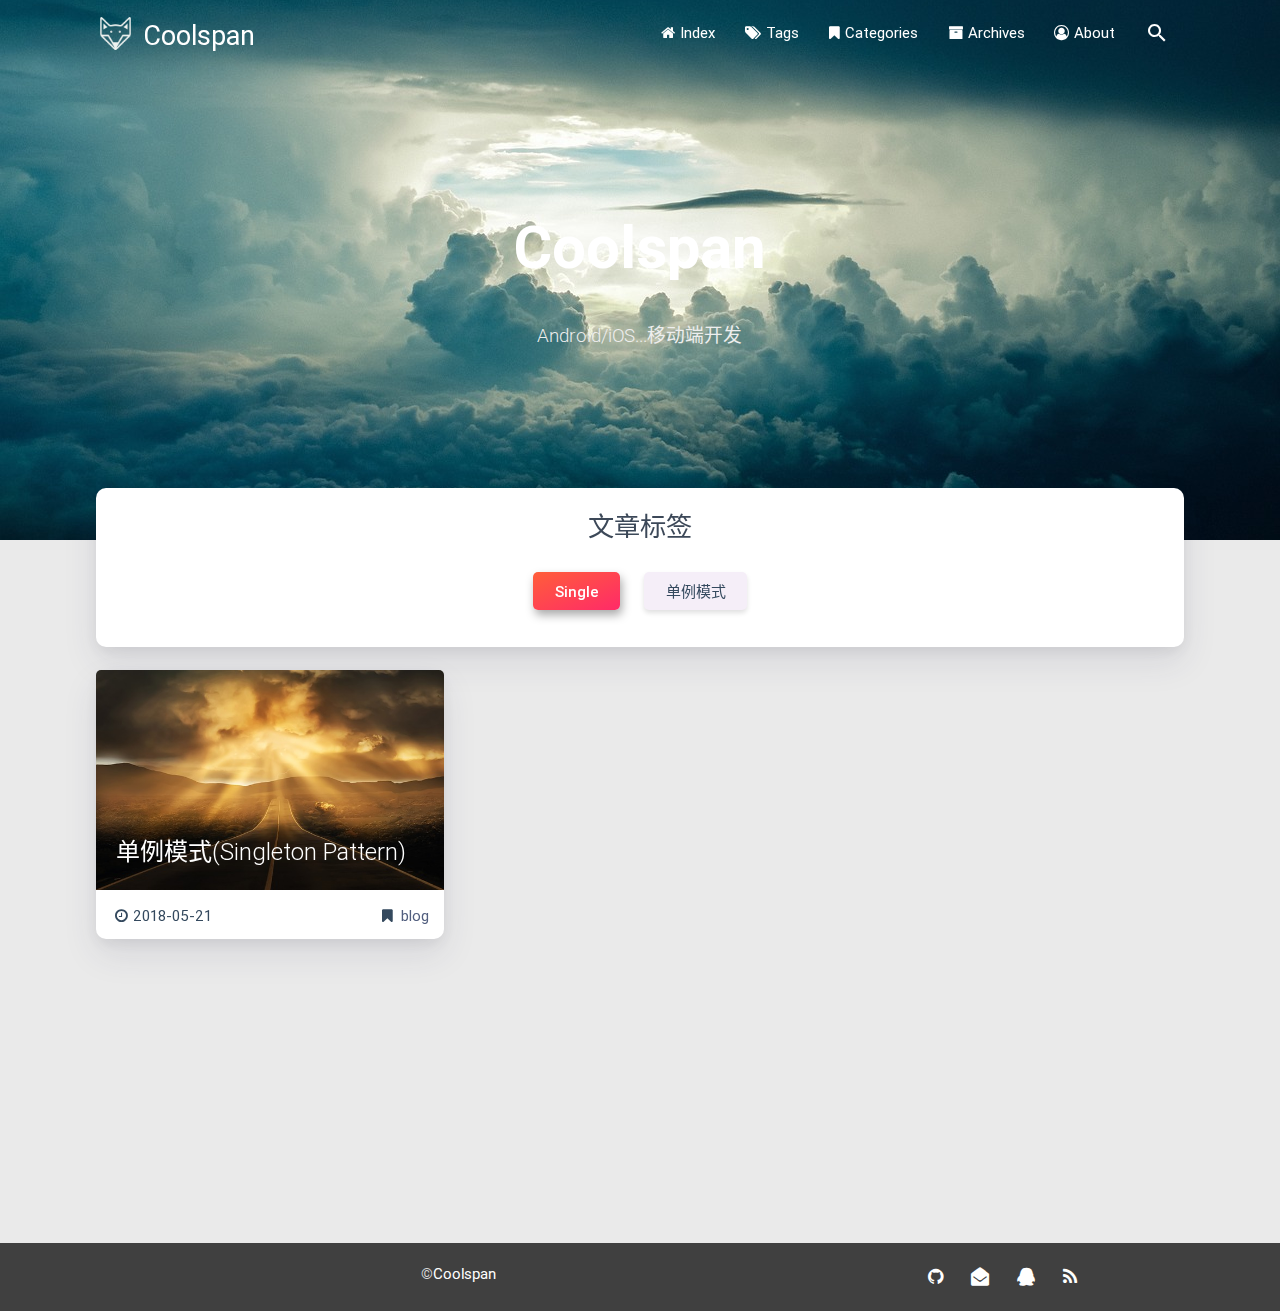
<file: tags/Single/index.html>
<!DOCTYPE HTML>
<html lang="zh-CN">
<head>
    

<head><meta name="generator" content="Hexo 3.8.0">
    <meta charset="utf-8">
    <meta name="keywords" content="标签: Single, Coolspan">
    <meta name="description" content="标签: Single | Coolspan">
    <meta http-equiv="X-UA-Compatible" content="IE=edge">
    <meta name="viewport" content="width=device-width, initial-scale=1.0">
    <meta name="renderer" content="webkit|ie-stand|ie-comp">
    <meta name="mobile-web-app-capable" content="yes">
    <meta name="format-detection" content="telephone=no">
    <meta name="apple-mobile-web-app-capable" content="yes">
    <meta name="apple-mobile-web-app-status-bar-style" content="black-translucent">
    <title>标签: Single | Coolspan</title>
    <link rel="icon" type="image/png" href="/favicon.png">

    <link rel="stylesheet" type="text/css" href="/libs/awesome/css/font-awesome.min.css">
    <link rel="stylesheet" type="text/css" href="/libs/materialize/css/materialize.min.css">
    <link rel="stylesheet" type="text/css" href="/libs/aos/aos.css">
    <link rel="stylesheet" type="text/css" href="/libs/animate/animate.min.css">
    <link rel="stylesheet" type="text/css" href="/libs/lightGallery/css/lightgallery.min.css">
    <link rel="stylesheet" type="text/css" href="/css/matery.css">
    <link rel="stylesheet" type="text/css" href="/css/my.css">

    <script src="/libs/jquery/jquery-2.2.0.min.js"></script>
<link rel="stylesheet" href="/css/prism-tomorrow.css" type="text/css"></head>

</head>

<body>

<header class="navbar-fixed">
    <nav id="headNav" class="bg-color nav-transparent">
        <div id="navContainer" class="container">
            <div class="nav-wrapper">
                <div class="brand-logo">
                    <a href="/" class="waves-effect waves-light">
                        
                        <img src="/medias/logo.png" class="logo-img hide-on-small-only">
                        
                        <span class="logo-span">Coolspan</span>
                    </a>
                </div>
                <a href="#" data-activates="mobile-nav" class="button-collapse"><i class="fa fa-navicon"></i></a>
<ul class="right">
    
    <li class="hide-on-med-and-down">
        <a href="/" class="waves-effect waves-light">
            
            <i class="fa fa-home"></i>
            
            <span>Index</span>
        </a>
    </li>
    
    <li class="hide-on-med-and-down">
        <a href="/tags" class="waves-effect waves-light">
            
            <i class="fa fa-tags"></i>
            
            <span>Tags</span>
        </a>
    </li>
    
    <li class="hide-on-med-and-down">
        <a href="/categories" class="waves-effect waves-light">
            
            <i class="fa fa-bookmark"></i>
            
            <span>Categories</span>
        </a>
    </li>
    
    <li class="hide-on-med-and-down">
        <a href="/archives" class="waves-effect waves-light">
            
            <i class="fa fa-archive"></i>
            
            <span>Archives</span>
        </a>
    </li>
    
    <li class="hide-on-med-and-down">
        <a href="/about" class="waves-effect waves-light">
            
            <i class="fa fa-user-circle-o"></i>
            
            <span>About</span>
        </a>
    </li>
    
    <li>
        <a id="toggleSearch" class="waves-effect waves-light">
            <i id="searchIcon" class="mdi-action-search"></i>
        </a>
    </li>

</ul>

<div class="side-nav" id="mobile-nav">

    <div class="mobile-head bg-color">
        
        <img src="/medias/logo.png" class="logo-img circle responsive-img">
        
        <div class="logo-name">Coolspan</div>
        <div class="logo-desc">
            
            Android/iOS...移动端开发
            
        </div>
    </div>

    <ul class="menu-list mobile-menu-list">
        
        <li>
            <a href="/" class="waves-effect waves-light">
                
                <i class="fa fa-fw fa-home"></i>
                
                Index
            </a>
        </li>
        
        <li>
            <a href="/tags" class="waves-effect waves-light">
                
                <i class="fa fa-fw fa-tags"></i>
                
                Tags
            </a>
        </li>
        
        <li>
            <a href="/categories" class="waves-effect waves-light">
                
                <i class="fa fa-fw fa-bookmark"></i>
                
                Categories
            </a>
        </li>
        
        <li>
            <a href="/archives" class="waves-effect waves-light">
                
                <i class="fa fa-fw fa-archive"></i>
                
                Archives
            </a>
        </li>
        
        <li>
            <a href="/about" class="waves-effect waves-light">
                
                <i class="fa fa-fw fa-user-circle-o"></i>
                
                About
            </a>
        </li>
        
        
    </ul>

    <div class="social-link"><a href="https://github.com/coolspan" class="tooltipped" target="_blank" data-tooltip="访问我的GitHub" data-position="top" data-delay="50">
    <i class="fa fa-github"></i>
</a>
<a href="mailto:965266509@qq.com" class="tooltipped" target="_blank" data-tooltip="邮件联系我" data-position="top" data-delay="50">
    <i class="fa fa-envelope-open"></i>
</a>
<a href="#!" class="tooltipped" data-tooltip="QQ联系我: 965266509" data-position="top" data-delay="50">
    <i class="fa fa-qq"></i>
</a>

<a href="/atom.xml" class="tooltipped" target="_blank" data-tooltip="RSS 订阅" data-position="top" data-delay="50">
    <i class="fa fa-rss"></i>
</a>

</div>
</div>

            </div>
        </div>

        
    </nav>
</header>

<div class="bg-cover  about-cover" style="background-image: url('/medias/cover.jpg')">
    <div class="container">
        <div class="row">
            <div class="col s10 offset-s1 m8 offset-m2 l8 offset-l2">
                <div class="brand">
                    <div class="title center-align">
                    
                        Coolspan
                    
                    </div>

                    <div class="description center-align">
                    
                        Android/iOS...移动端开发
                    
                    </div>
                </div>
            </div>
        </div>
        
    </div>
</div>

<script>
// Dynamically switch banner pictures every day.
$('.bg-cover').css('background-image', 'url(/medias/banner/' + new Date().getDay() + '.jpg)');
</script>

<main class="content">

    

<div id="tags" class="container chip-container">
    <div class="card">
        <div class="card-content">
            <div class="tag-title center-align">文章标签</div>
            <div class="tag-chips">
                
                
                <a href="/tags/Single/" title="Single: 1">
                    <span class="chip center-align waves-effect waves-light
                             chip-active " data-tagname="Single" style="background-color: #F9EBEA;">Single
                        <span class="tag-length">1</span>
                    </span>
                </a>
                
                
                <a href="/tags/单例模式/" title="单例模式: 1">
                    <span class="chip center-align waves-effect waves-light
                             chip-default " data-tagname="单例模式" style="background-color: #F5EEF8;">单例模式
                        <span class="tag-length">1</span>
                    </span>
                </a>
                
            </div>
        </div>
    </div>
</div>

    <div class="container">
        

        <article>
            <div class="row tags-posts">
                
                
                <div class="article tag-post col s12 m6 l4" data-tags="Single, 单例模式" data-aos="fade-up">
                    <div class="card">
                        <a href="/2018/05/21/2018-05-21-单例模式/">
                            <div class="card-image tag-image">
                                
                                
                                <img src="/medias/featureimages/22.jpg" class="responsive-img" alt="单例模式(Singleton Pattern)">
                                
                                <span class="card-title">单例模式(Singleton Pattern)</span>
                            </div>
                        </a>
                        <div class="card-content article-content">
                            <div class="publish-info">
                                <span class="publish-date">
                                    <i class="fa fa-clock-o fa-fw icon-date"></i>2018-05-21
                                </span>
                                <span class="publish-author">
                                    
                                    <i class="fa fa-bookmark fa-fw icon-category"></i>
                                    
                                    <a href="/categories/blog/" class="post-category" target="_blank">
                                    blog
                                    </a>
                                    
                                    
                                </span>
                            </div>
                        </div>
                    </div>
                </div>
                
            </div>
        </article>
    </div>
</main>


<footer class="page-footer bg-color">
    <div class="container row center-align">
        <div class="col s12 m8 l8 copy-right">
          &copy;<a href="https://coolspan.github.com">Coolspan</a>
            <!-- 本站由&copy;<a href="https://blinkfox.github.io/" target="_blank">Blinkfox</a>基于
            <a href="https://hexo.io/" target="_blank">Hexo</a> 采用
            <a href="https://github.com/blinkfox/hexo-theme-matery" target="_blank">hexo-theme-matery</a>的主题搭建. -->
        </div>
        <div class="col s12 m4 l4 social-link"><a href="https://github.com/coolspan" class="tooltipped" target="_blank" data-tooltip="访问我的GitHub" data-position="top" data-delay="50">
    <i class="fa fa-github"></i>
</a>
<a href="mailto:965266509@qq.com" class="tooltipped" target="_blank" data-tooltip="邮件联系我" data-position="top" data-delay="50">
    <i class="fa fa-envelope-open"></i>
</a>
<a href="#!" class="tooltipped" data-tooltip="QQ联系我: 965266509" data-position="top" data-delay="50">
    <i class="fa fa-qq"></i>
</a>

<a href="/atom.xml" class="tooltipped" target="_blank" data-tooltip="RSS 订阅" data-position="top" data-delay="50">
    <i class="fa fa-rss"></i>
</a>

</div>
    </div>
</footer>

<div class="progress-bar"></div>


<!-- 搜索遮罩框 -->
<div id="searchModal" class="modal">
    <div class="modal-content">
        <div class="search-header">
            <span class="title">搜索</span>
            <input type="search" id="searchInput" name="s" placeholder="请输入搜索的关键字" class="search-input" autofocus>
        </div>
        <div id="searchResult"></div>
    </div>
</div>

<script src="/js/search.js"></script>
<script type="text/javascript">
    searchFunc("/" + "search.xml", 'searchInput', 'searchResult');
</script>
<!-- 回到顶部按钮 -->
<div id="backTop" class="top-scroll">
    <a class="btn-floating btn-large waves-effect waves-light" href="#!">
        <i class="fa fa-angle-up"></i>
    </a>
</div>


<script src="/libs/materialize/js/materialize.min.js"></script>
<script src="/libs/masonry/masonry.pkgd.min.js"></script>
<script src="/libs/aos/aos.js"></script>
<script src="/libs/scrollprogress/scrollProgress.min.js"></script>
<script src="/libs/lightGallery/js/lightgallery-all.min.js"></script>
<script src="/js/matery.js"></script>
</body>
</html>
</file>
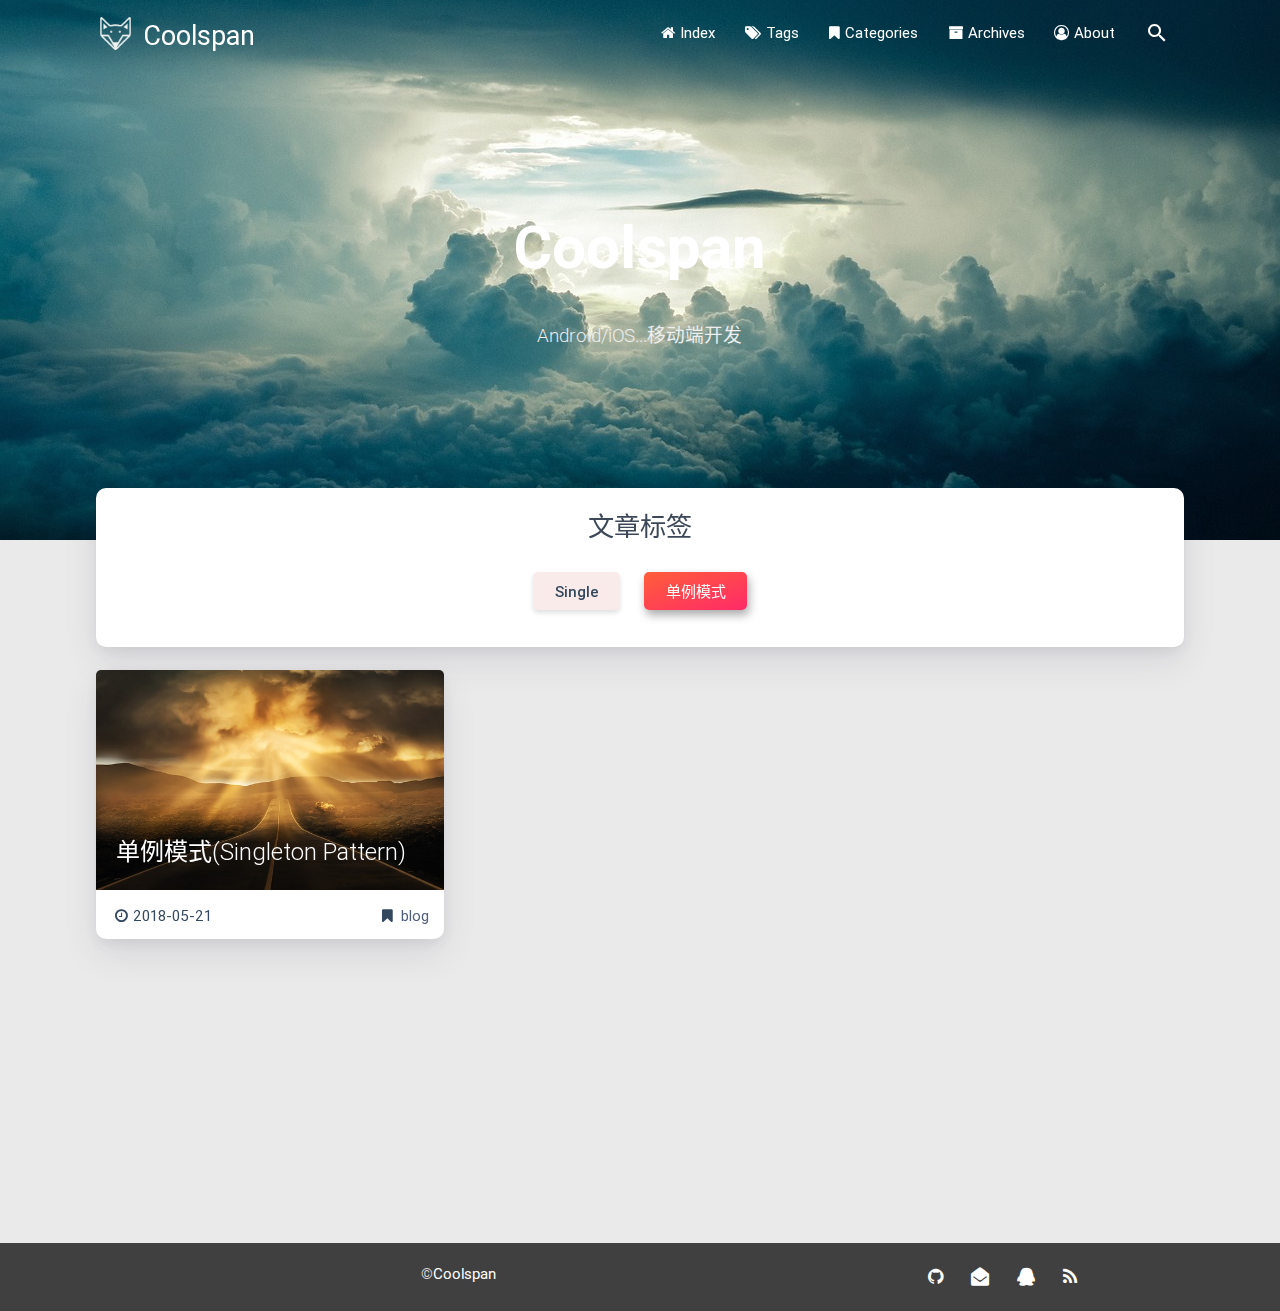
<file: tags/单例模式/index.html>
<!DOCTYPE HTML>
<html lang="zh-CN">
<head>
    

<head><meta name="generator" content="Hexo 3.8.0">
    <meta charset="utf-8">
    <meta name="keywords" content="标签: 单例模式, Coolspan">
    <meta name="description" content="标签: 单例模式 | Coolspan">
    <meta http-equiv="X-UA-Compatible" content="IE=edge">
    <meta name="viewport" content="width=device-width, initial-scale=1.0">
    <meta name="renderer" content="webkit|ie-stand|ie-comp">
    <meta name="mobile-web-app-capable" content="yes">
    <meta name="format-detection" content="telephone=no">
    <meta name="apple-mobile-web-app-capable" content="yes">
    <meta name="apple-mobile-web-app-status-bar-style" content="black-translucent">
    <title>标签: 单例模式 | Coolspan</title>
    <link rel="icon" type="image/png" href="/favicon.png">

    <link rel="stylesheet" type="text/css" href="/libs/awesome/css/font-awesome.min.css">
    <link rel="stylesheet" type="text/css" href="/libs/materialize/css/materialize.min.css">
    <link rel="stylesheet" type="text/css" href="/libs/aos/aos.css">
    <link rel="stylesheet" type="text/css" href="/libs/animate/animate.min.css">
    <link rel="stylesheet" type="text/css" href="/libs/lightGallery/css/lightgallery.min.css">
    <link rel="stylesheet" type="text/css" href="/css/matery.css">
    <link rel="stylesheet" type="text/css" href="/css/my.css">

    <script src="/libs/jquery/jquery-2.2.0.min.js"></script>
<link rel="stylesheet" href="/css/prism-tomorrow.css" type="text/css"></head>

</head>

<body>

<header class="navbar-fixed">
    <nav id="headNav" class="bg-color nav-transparent">
        <div id="navContainer" class="container">
            <div class="nav-wrapper">
                <div class="brand-logo">
                    <a href="/" class="waves-effect waves-light">
                        
                        <img src="/medias/logo.png" class="logo-img hide-on-small-only">
                        
                        <span class="logo-span">Coolspan</span>
                    </a>
                </div>
                <a href="#" data-activates="mobile-nav" class="button-collapse"><i class="fa fa-navicon"></i></a>
<ul class="right">
    
    <li class="hide-on-med-and-down">
        <a href="/" class="waves-effect waves-light">
            
            <i class="fa fa-home"></i>
            
            <span>Index</span>
        </a>
    </li>
    
    <li class="hide-on-med-and-down">
        <a href="/tags" class="waves-effect waves-light">
            
            <i class="fa fa-tags"></i>
            
            <span>Tags</span>
        </a>
    </li>
    
    <li class="hide-on-med-and-down">
        <a href="/categories" class="waves-effect waves-light">
            
            <i class="fa fa-bookmark"></i>
            
            <span>Categories</span>
        </a>
    </li>
    
    <li class="hide-on-med-and-down">
        <a href="/archives" class="waves-effect waves-light">
            
            <i class="fa fa-archive"></i>
            
            <span>Archives</span>
        </a>
    </li>
    
    <li class="hide-on-med-and-down">
        <a href="/about" class="waves-effect waves-light">
            
            <i class="fa fa-user-circle-o"></i>
            
            <span>About</span>
        </a>
    </li>
    
    <li>
        <a id="toggleSearch" class="waves-effect waves-light">
            <i id="searchIcon" class="mdi-action-search"></i>
        </a>
    </li>

</ul>

<div class="side-nav" id="mobile-nav">

    <div class="mobile-head bg-color">
        
        <img src="/medias/logo.png" class="logo-img circle responsive-img">
        
        <div class="logo-name">Coolspan</div>
        <div class="logo-desc">
            
            Android/iOS...移动端开发
            
        </div>
    </div>

    <ul class="menu-list mobile-menu-list">
        
        <li>
            <a href="/" class="waves-effect waves-light">
                
                <i class="fa fa-fw fa-home"></i>
                
                Index
            </a>
        </li>
        
        <li>
            <a href="/tags" class="waves-effect waves-light">
                
                <i class="fa fa-fw fa-tags"></i>
                
                Tags
            </a>
        </li>
        
        <li>
            <a href="/categories" class="waves-effect waves-light">
                
                <i class="fa fa-fw fa-bookmark"></i>
                
                Categories
            </a>
        </li>
        
        <li>
            <a href="/archives" class="waves-effect waves-light">
                
                <i class="fa fa-fw fa-archive"></i>
                
                Archives
            </a>
        </li>
        
        <li>
            <a href="/about" class="waves-effect waves-light">
                
                <i class="fa fa-fw fa-user-circle-o"></i>
                
                About
            </a>
        </li>
        
        
    </ul>

    <div class="social-link"><a href="https://github.com/coolspan" class="tooltipped" target="_blank" data-tooltip="访问我的GitHub" data-position="top" data-delay="50">
    <i class="fa fa-github"></i>
</a>
<a href="mailto:965266509@qq.com" class="tooltipped" target="_blank" data-tooltip="邮件联系我" data-position="top" data-delay="50">
    <i class="fa fa-envelope-open"></i>
</a>
<a href="#!" class="tooltipped" data-tooltip="QQ联系我: 965266509" data-position="top" data-delay="50">
    <i class="fa fa-qq"></i>
</a>

<a href="/atom.xml" class="tooltipped" target="_blank" data-tooltip="RSS 订阅" data-position="top" data-delay="50">
    <i class="fa fa-rss"></i>
</a>

</div>
</div>

            </div>
        </div>

        
    </nav>
</header>

<div class="bg-cover  about-cover" style="background-image: url('/medias/cover.jpg')">
    <div class="container">
        <div class="row">
            <div class="col s10 offset-s1 m8 offset-m2 l8 offset-l2">
                <div class="brand">
                    <div class="title center-align">
                    
                        Coolspan
                    
                    </div>

                    <div class="description center-align">
                    
                        Android/iOS...移动端开发
                    
                    </div>
                </div>
            </div>
        </div>
        
    </div>
</div>

<script>
// Dynamically switch banner pictures every day.
$('.bg-cover').css('background-image', 'url(/medias/banner/' + new Date().getDay() + '.jpg)');
</script>

<main class="content">

    

<div id="tags" class="container chip-container">
    <div class="card">
        <div class="card-content">
            <div class="tag-title center-align">文章标签</div>
            <div class="tag-chips">
                
                
                <a href="/tags/Single/" title="Single: 1">
                    <span class="chip center-align waves-effect waves-light
                             chip-default " data-tagname="Single" style="background-color: #F9EBEA;">Single
                        <span class="tag-length">1</span>
                    </span>
                </a>
                
                
                <a href="/tags/单例模式/" title="单例模式: 1">
                    <span class="chip center-align waves-effect waves-light
                             chip-active " data-tagname="单例模式" style="background-color: #F5EEF8;">单例模式
                        <span class="tag-length">1</span>
                    </span>
                </a>
                
            </div>
        </div>
    </div>
</div>

    <div class="container">
        

        <article>
            <div class="row tags-posts">
                
                
                <div class="article tag-post col s12 m6 l4" data-tags="Single, 单例模式" data-aos="fade-up">
                    <div class="card">
                        <a href="/2018/05/21/2018-05-21-单例模式/">
                            <div class="card-image tag-image">
                                
                                
                                <img src="/medias/featureimages/22.jpg" class="responsive-img" alt="单例模式(Singleton Pattern)">
                                
                                <span class="card-title">单例模式(Singleton Pattern)</span>
                            </div>
                        </a>
                        <div class="card-content article-content">
                            <div class="publish-info">
                                <span class="publish-date">
                                    <i class="fa fa-clock-o fa-fw icon-date"></i>2018-05-21
                                </span>
                                <span class="publish-author">
                                    
                                    <i class="fa fa-bookmark fa-fw icon-category"></i>
                                    
                                    <a href="/categories/blog/" class="post-category" target="_blank">
                                    blog
                                    </a>
                                    
                                    
                                </span>
                            </div>
                        </div>
                    </div>
                </div>
                
            </div>
        </article>
    </div>
</main>


<footer class="page-footer bg-color">
    <div class="container row center-align">
        <div class="col s12 m8 l8 copy-right">
          &copy;<a href="https://coolspan.github.com">Coolspan</a>
            <!-- 本站由&copy;<a href="https://blinkfox.github.io/" target="_blank">Blinkfox</a>基于
            <a href="https://hexo.io/" target="_blank">Hexo</a> 采用
            <a href="https://github.com/blinkfox/hexo-theme-matery" target="_blank">hexo-theme-matery</a>的主题搭建. -->
        </div>
        <div class="col s12 m4 l4 social-link"><a href="https://github.com/coolspan" class="tooltipped" target="_blank" data-tooltip="访问我的GitHub" data-position="top" data-delay="50">
    <i class="fa fa-github"></i>
</a>
<a href="mailto:965266509@qq.com" class="tooltipped" target="_blank" data-tooltip="邮件联系我" data-position="top" data-delay="50">
    <i class="fa fa-envelope-open"></i>
</a>
<a href="#!" class="tooltipped" data-tooltip="QQ联系我: 965266509" data-position="top" data-delay="50">
    <i class="fa fa-qq"></i>
</a>

<a href="/atom.xml" class="tooltipped" target="_blank" data-tooltip="RSS 订阅" data-position="top" data-delay="50">
    <i class="fa fa-rss"></i>
</a>

</div>
    </div>
</footer>

<div class="progress-bar"></div>


<!-- 搜索遮罩框 -->
<div id="searchModal" class="modal">
    <div class="modal-content">
        <div class="search-header">
            <span class="title">搜索</span>
            <input type="search" id="searchInput" name="s" placeholder="请输入搜索的关键字" class="search-input" autofocus>
        </div>
        <div id="searchResult"></div>
    </div>
</div>

<script src="/js/search.js"></script>
<script type="text/javascript">
    searchFunc("/" + "search.xml", 'searchInput', 'searchResult');
</script>
<!-- 回到顶部按钮 -->
<div id="backTop" class="top-scroll">
    <a class="btn-floating btn-large waves-effect waves-light" href="#!">
        <i class="fa fa-angle-up"></i>
    </a>
</div>


<script src="/libs/materialize/js/materialize.min.js"></script>
<script src="/libs/masonry/masonry.pkgd.min.js"></script>
<script src="/libs/aos/aos.js"></script>
<script src="/libs/scrollprogress/scrollProgress.min.js"></script>
<script src="/libs/lightGallery/js/lightgallery-all.min.js"></script>
<script src="/js/matery.js"></script>
</body>
</html>
</file>
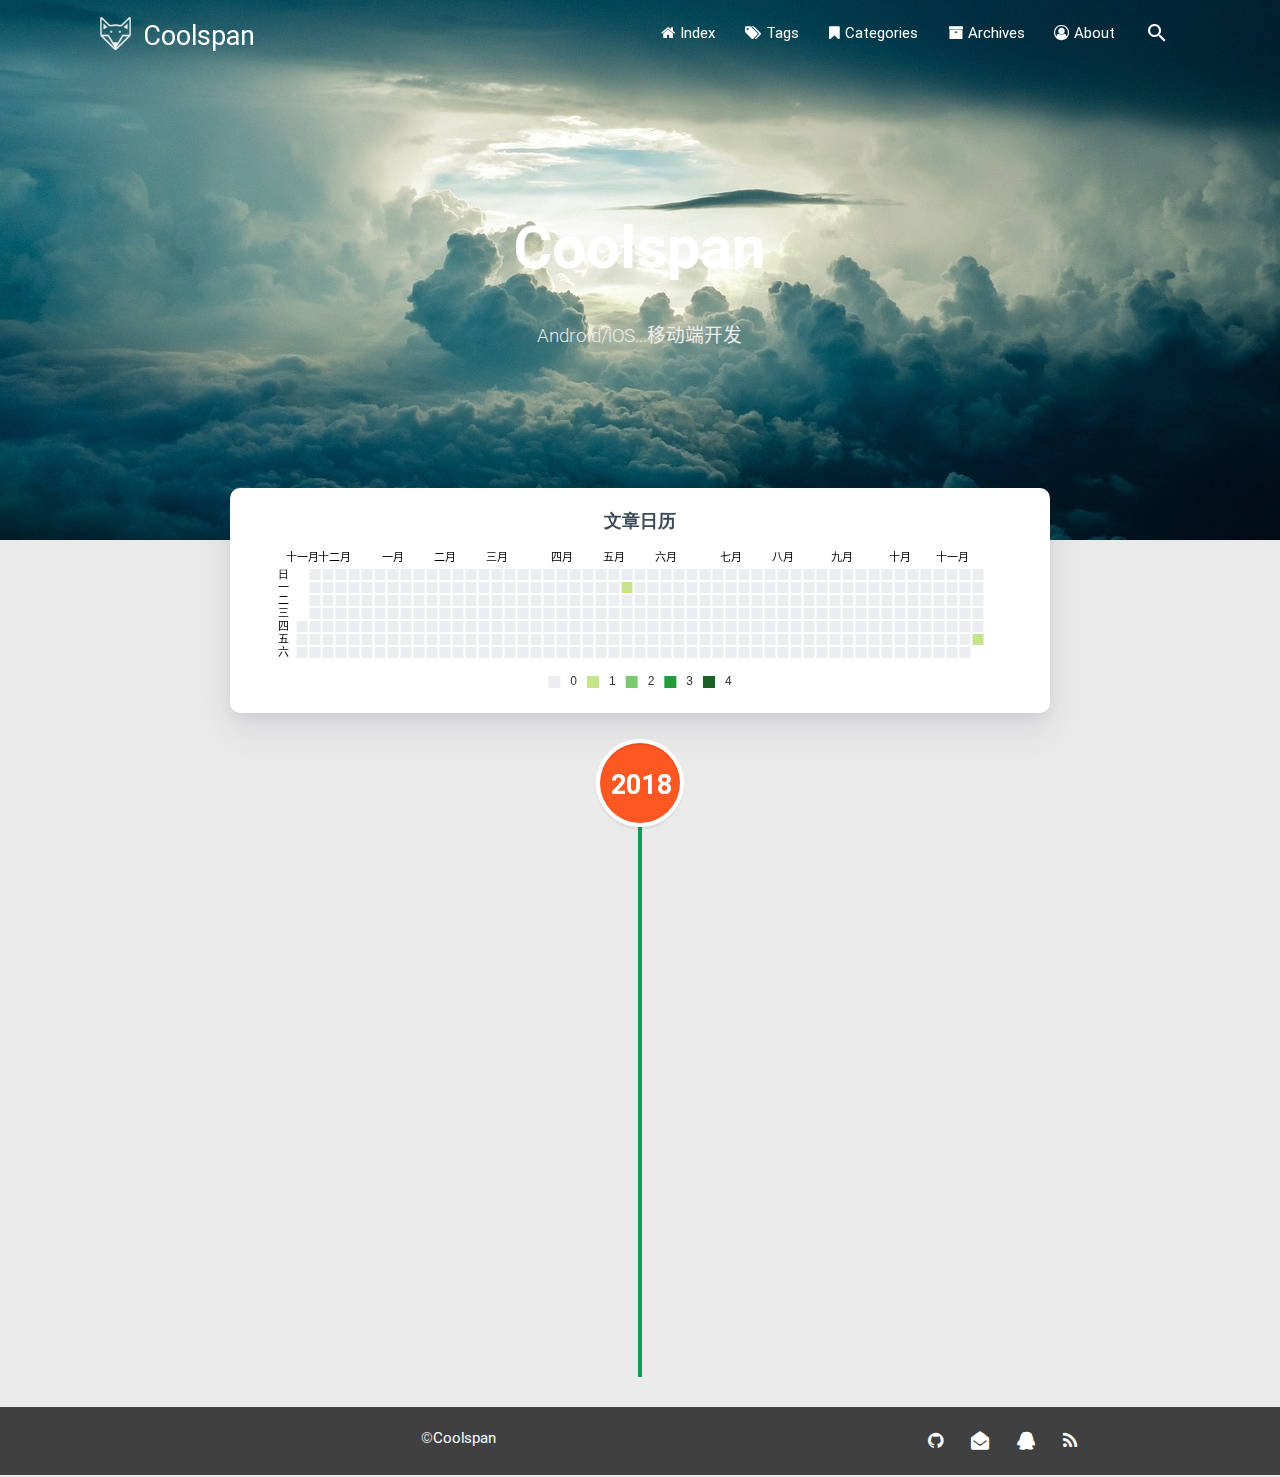
<file: archives/2018/05/index.html>
<!DOCTYPE HTML>
<html lang="zh-CN">
<head>
    

<head><meta name="generator" content="Hexo 3.8.0">
    <meta charset="utf-8">
    <meta name="keywords" content="归档: 2018/5, Coolspan">
    <meta name="description" content="归档: 2018/5 | Coolspan">
    <meta http-equiv="X-UA-Compatible" content="IE=edge">
    <meta name="viewport" content="width=device-width, initial-scale=1.0">
    <meta name="renderer" content="webkit|ie-stand|ie-comp">
    <meta name="mobile-web-app-capable" content="yes">
    <meta name="format-detection" content="telephone=no">
    <meta name="apple-mobile-web-app-capable" content="yes">
    <meta name="apple-mobile-web-app-status-bar-style" content="black-translucent">
    <title>归档: 2018/5 | Coolspan</title>
    <link rel="icon" type="image/png" href="/favicon.png">

    <link rel="stylesheet" type="text/css" href="/libs/awesome/css/font-awesome.min.css">
    <link rel="stylesheet" type="text/css" href="/libs/materialize/css/materialize.min.css">
    <link rel="stylesheet" type="text/css" href="/libs/aos/aos.css">
    <link rel="stylesheet" type="text/css" href="/libs/animate/animate.min.css">
    <link rel="stylesheet" type="text/css" href="/libs/lightGallery/css/lightgallery.min.css">
    <link rel="stylesheet" type="text/css" href="/css/matery.css">
    <link rel="stylesheet" type="text/css" href="/css/my.css">

    <script src="/libs/jquery/jquery-2.2.0.min.js"></script>
<link rel="stylesheet" href="/css/prism-tomorrow.css" type="text/css"></head>

</head>

<body>

<header class="navbar-fixed">
    <nav id="headNav" class="bg-color nav-transparent">
        <div id="navContainer" class="container">
            <div class="nav-wrapper">
                <div class="brand-logo">
                    <a href="/" class="waves-effect waves-light">
                        
                        <img src="/medias/logo.png" class="logo-img hide-on-small-only">
                        
                        <span class="logo-span">Coolspan</span>
                    </a>
                </div>
                <a href="#" data-activates="mobile-nav" class="button-collapse"><i class="fa fa-navicon"></i></a>
<ul class="right">
    
    <li class="hide-on-med-and-down">
        <a href="/" class="waves-effect waves-light">
            
            <i class="fa fa-home"></i>
            
            <span>Index</span>
        </a>
    </li>
    
    <li class="hide-on-med-and-down">
        <a href="/tags" class="waves-effect waves-light">
            
            <i class="fa fa-tags"></i>
            
            <span>Tags</span>
        </a>
    </li>
    
    <li class="hide-on-med-and-down">
        <a href="/categories" class="waves-effect waves-light">
            
            <i class="fa fa-bookmark"></i>
            
            <span>Categories</span>
        </a>
    </li>
    
    <li class="hide-on-med-and-down">
        <a href="/archives" class="waves-effect waves-light">
            
            <i class="fa fa-archive"></i>
            
            <span>Archives</span>
        </a>
    </li>
    
    <li class="hide-on-med-and-down">
        <a href="/about" class="waves-effect waves-light">
            
            <i class="fa fa-user-circle-o"></i>
            
            <span>About</span>
        </a>
    </li>
    
    <li>
        <a id="toggleSearch" class="waves-effect waves-light">
            <i id="searchIcon" class="mdi-action-search"></i>
        </a>
    </li>

</ul>

<div class="side-nav" id="mobile-nav">

    <div class="mobile-head bg-color">
        
        <img src="/medias/logo.png" class="logo-img circle responsive-img">
        
        <div class="logo-name">Coolspan</div>
        <div class="logo-desc">
            
            Android/iOS...移动端开发
            
        </div>
    </div>

    <ul class="menu-list mobile-menu-list">
        
        <li>
            <a href="/" class="waves-effect waves-light">
                
                <i class="fa fa-fw fa-home"></i>
                
                Index
            </a>
        </li>
        
        <li>
            <a href="/tags" class="waves-effect waves-light">
                
                <i class="fa fa-fw fa-tags"></i>
                
                Tags
            </a>
        </li>
        
        <li>
            <a href="/categories" class="waves-effect waves-light">
                
                <i class="fa fa-fw fa-bookmark"></i>
                
                Categories
            </a>
        </li>
        
        <li>
            <a href="/archives" class="waves-effect waves-light">
                
                <i class="fa fa-fw fa-archive"></i>
                
                Archives
            </a>
        </li>
        
        <li>
            <a href="/about" class="waves-effect waves-light">
                
                <i class="fa fa-fw fa-user-circle-o"></i>
                
                About
            </a>
        </li>
        
        
    </ul>

    <div class="social-link"><a href="https://github.com/coolspan" class="tooltipped" target="_blank" data-tooltip="访问我的GitHub" data-position="top" data-delay="50">
    <i class="fa fa-github"></i>
</a>
<a href="mailto:965266509@qq.com" class="tooltipped" target="_blank" data-tooltip="邮件联系我" data-position="top" data-delay="50">
    <i class="fa fa-envelope-open"></i>
</a>
<a href="#!" class="tooltipped" data-tooltip="QQ联系我: 965266509" data-position="top" data-delay="50">
    <i class="fa fa-qq"></i>
</a>

<a href="/atom.xml" class="tooltipped" target="_blank" data-tooltip="RSS 订阅" data-position="top" data-delay="50">
    <i class="fa fa-rss"></i>
</a>

</div>
</div>

            </div>
        </div>

        
    </nav>
</header>

<div class="bg-cover  about-cover" style="background-image: url('/medias/cover.jpg')">
    <div class="container">
        <div class="row">
            <div class="col s10 offset-s1 m8 offset-m2 l8 offset-l2">
                <div class="brand">
                    <div class="title center-align">
                    
                        Coolspan
                    
                    </div>

                    <div class="description center-align">
                    
                        Android/iOS...移动端开发
                    
                    </div>
                </div>
            </div>
        </div>
        
    </div>
</div>

<script>
// Dynamically switch banner pictures every day.
$('.bg-cover').css('background-image', 'url(/medias/banner/' + new Date().getDay() + '.jpg)');
</script>

<main class="content">

    
    <div class="container archive-calendar">
    <div class="card">
        <div id="post-calendar" class="card-content"></div>
    </div>
</div>

<script type="text/javascript" src="/libs/echarts/echarts.min.js"></script>
<script type="text/javascript">
    let myChart = echarts.init(document.getElementById('post-calendar'));

    

    let option = {
        title: {
            top: 0,
            text: '文章日历',
            left: 'center',
            textStyle: {
                color: '#3C4858'
            }
        },
        tooltip: {
            padding: 10,
            backgroundColor: '#555',
            borderColor: '#777',
            borderWidth: 1,
            formatter: function (obj) {
                var value = obj.value;
                return '<div style="font-size: 14px;">' + value[0] + '：' + value[1] + '</div>';
            }
        },
        visualMap: {
            show: true,
            showLabel: true,
            categories: [0, 1, 2, 3, 4],
            calculable: true,
            inRange: {
                symbol: 'rect',
                color: ['#ebedf0', '#c6e48b', '#7bc96f', '#239a3b', '#196127']
            },
            itemWidth: 12,
            itemHeight: 12,
            orient: 'horizontal',
            left: 'center',
            bottom: 0
        },
        calendar: [{
            left: 'center',
            range: ["2017-11-30", "2018-11-30"],
            cellSize: [13, 13],
            splitLine: {
                show: false
            },
            itemStyle: {
                borderColor: '#fff',
                borderWidth: 2
            },
            yearLabel: {
                show: false
            },
            monthLabel: {
                nameMap: 'cn',
                fontSize: 11
            },
            dayLabel: {
                formatter: '{start}  1st',
                nameMap: 'cn',
                fontSize: 11
            }
        }],
        series: [{
            type: 'heatmap',
            coordinateSystem: 'calendar',
            calendarIndex: 0,
            data: [["2017-11-30", 0], ["2017-12-01", 0], ["2017-12-02", 0], ["2017-12-03", 0], ["2017-12-04", 0], ["2017-12-05", 0], ["2017-12-06", 0], ["2017-12-07", 0], ["2017-12-08", 0], ["2017-12-09", 0], ["2017-12-10", 0], ["2017-12-11", 0], ["2017-12-12", 0], ["2017-12-13", 0], ["2017-12-14", 0], ["2017-12-15", 0], ["2017-12-16", 0], ["2017-12-17", 0], ["2017-12-18", 0], ["2017-12-19", 0], ["2017-12-20", 0], ["2017-12-21", 0], ["2017-12-22", 0], ["2017-12-23", 0], ["2017-12-24", 0], ["2017-12-25", 0], ["2017-12-26", 0], ["2017-12-27", 0], ["2017-12-28", 0], ["2017-12-29", 0], ["2017-12-30", 0], ["2017-12-31", 0], ["2018-01-01", 0], ["2018-01-02", 0], ["2018-01-03", 0], ["2018-01-04", 0], ["2018-01-05", 0], ["2018-01-06", 0], ["2018-01-07", 0], ["2018-01-08", 0], ["2018-01-09", 0], ["2018-01-10", 0], ["2018-01-11", 0], ["2018-01-12", 0], ["2018-01-13", 0], ["2018-01-14", 0], ["2018-01-15", 0], ["2018-01-16", 0], ["2018-01-17", 0], ["2018-01-18", 0], ["2018-01-19", 0], ["2018-01-20", 0], ["2018-01-21", 0], ["2018-01-22", 0], ["2018-01-23", 0], ["2018-01-24", 0], ["2018-01-25", 0], ["2018-01-26", 0], ["2018-01-27", 0], ["2018-01-28", 0], ["2018-01-29", 0], ["2018-01-30", 0], ["2018-01-31", 0], ["2018-02-01", 0], ["2018-02-02", 0], ["2018-02-03", 0], ["2018-02-04", 0], ["2018-02-05", 0], ["2018-02-06", 0], ["2018-02-07", 0], ["2018-02-08", 0], ["2018-02-09", 0], ["2018-02-10", 0], ["2018-02-11", 0], ["2018-02-12", 0], ["2018-02-13", 0], ["2018-02-14", 0], ["2018-02-15", 0], ["2018-02-16", 0], ["2018-02-17", 0], ["2018-02-18", 0], ["2018-02-19", 0], ["2018-02-20", 0], ["2018-02-21", 0], ["2018-02-22", 0], ["2018-02-23", 0], ["2018-02-24", 0], ["2018-02-25", 0], ["2018-02-26", 0], ["2018-02-27", 0], ["2018-02-28", 0], ["2018-03-01", 0], ["2018-03-02", 0], ["2018-03-03", 0], ["2018-03-04", 0], ["2018-03-05", 0], ["2018-03-06", 0], ["2018-03-07", 0], ["2018-03-08", 0], ["2018-03-09", 0], ["2018-03-10", 0], ["2018-03-11", 0], ["2018-03-12", 0], ["2018-03-13", 0], ["2018-03-14", 0], ["2018-03-15", 0], ["2018-03-16", 0], ["2018-03-17", 0], ["2018-03-18", 0], ["2018-03-19", 0], ["2018-03-20", 0], ["2018-03-21", 0], ["2018-03-22", 0], ["2018-03-23", 0], ["2018-03-24", 0], ["2018-03-25", 0], ["2018-03-26", 0], ["2018-03-27", 0], ["2018-03-28", 0], ["2018-03-29", 0], ["2018-03-30", 0], ["2018-03-31", 0], ["2018-04-01", 0], ["2018-04-02", 0], ["2018-04-03", 0], ["2018-04-04", 0], ["2018-04-05", 0], ["2018-04-06", 0], ["2018-04-07", 0], ["2018-04-08", 0], ["2018-04-09", 0], ["2018-04-10", 0], ["2018-04-11", 0], ["2018-04-12", 0], ["2018-04-13", 0], ["2018-04-14", 0], ["2018-04-15", 0], ["2018-04-16", 0], ["2018-04-17", 0], ["2018-04-18", 0], ["2018-04-19", 0], ["2018-04-20", 0], ["2018-04-21", 0], ["2018-04-22", 0], ["2018-04-23", 0], ["2018-04-24", 0], ["2018-04-25", 0], ["2018-04-26", 0], ["2018-04-27", 0], ["2018-04-28", 0], ["2018-04-29", 0], ["2018-04-30", 0], ["2018-05-01", 0], ["2018-05-02", 0], ["2018-05-03", 0], ["2018-05-04", 0], ["2018-05-05", 0], ["2018-05-06", 0], ["2018-05-07", 0], ["2018-05-08", 0], ["2018-05-09", 0], ["2018-05-10", 0], ["2018-05-11", 0], ["2018-05-12", 0], ["2018-05-13", 0], ["2018-05-14", 0], ["2018-05-15", 0], ["2018-05-16", 0], ["2018-05-17", 0], ["2018-05-18", 0], ["2018-05-19", 0], ["2018-05-20", 0], ["2018-05-21", 1], ["2018-05-22", 0], ["2018-05-23", 0], ["2018-05-24", 0], ["2018-05-25", 0], ["2018-05-26", 0], ["2018-05-27", 0], ["2018-05-28", 0], ["2018-05-29", 0], ["2018-05-30", 0], ["2018-05-31", 0], ["2018-06-01", 0], ["2018-06-02", 0], ["2018-06-03", 0], ["2018-06-04", 0], ["2018-06-05", 0], ["2018-06-06", 0], ["2018-06-07", 0], ["2018-06-08", 0], ["2018-06-09", 0], ["2018-06-10", 0], ["2018-06-11", 0], ["2018-06-12", 0], ["2018-06-13", 0], ["2018-06-14", 0], ["2018-06-15", 0], ["2018-06-16", 0], ["2018-06-17", 0], ["2018-06-18", 0], ["2018-06-19", 0], ["2018-06-20", 0], ["2018-06-21", 0], ["2018-06-22", 0], ["2018-06-23", 0], ["2018-06-24", 0], ["2018-06-25", 0], ["2018-06-26", 0], ["2018-06-27", 0], ["2018-06-28", 0], ["2018-06-29", 0], ["2018-06-30", 0], ["2018-07-01", 0], ["2018-07-02", 0], ["2018-07-03", 0], ["2018-07-04", 0], ["2018-07-05", 0], ["2018-07-06", 0], ["2018-07-07", 0], ["2018-07-08", 0], ["2018-07-09", 0], ["2018-07-10", 0], ["2018-07-11", 0], ["2018-07-12", 0], ["2018-07-13", 0], ["2018-07-14", 0], ["2018-07-15", 0], ["2018-07-16", 0], ["2018-07-17", 0], ["2018-07-18", 0], ["2018-07-19", 0], ["2018-07-20", 0], ["2018-07-21", 0], ["2018-07-22", 0], ["2018-07-23", 0], ["2018-07-24", 0], ["2018-07-25", 0], ["2018-07-26", 0], ["2018-07-27", 0], ["2018-07-28", 0], ["2018-07-29", 0], ["2018-07-30", 0], ["2018-07-31", 0], ["2018-08-01", 0], ["2018-08-02", 0], ["2018-08-03", 0], ["2018-08-04", 0], ["2018-08-05", 0], ["2018-08-06", 0], ["2018-08-07", 0], ["2018-08-08", 0], ["2018-08-09", 0], ["2018-08-10", 0], ["2018-08-11", 0], ["2018-08-12", 0], ["2018-08-13", 0], ["2018-08-14", 0], ["2018-08-15", 0], ["2018-08-16", 0], ["2018-08-17", 0], ["2018-08-18", 0], ["2018-08-19", 0], ["2018-08-20", 0], ["2018-08-21", 0], ["2018-08-22", 0], ["2018-08-23", 0], ["2018-08-24", 0], ["2018-08-25", 0], ["2018-08-26", 0], ["2018-08-27", 0], ["2018-08-28", 0], ["2018-08-29", 0], ["2018-08-30", 0], ["2018-08-31", 0], ["2018-09-01", 0], ["2018-09-02", 0], ["2018-09-03", 0], ["2018-09-04", 0], ["2018-09-05", 0], ["2018-09-06", 0], ["2018-09-07", 0], ["2018-09-08", 0], ["2018-09-09", 0], ["2018-09-10", 0], ["2018-09-11", 0], ["2018-09-12", 0], ["2018-09-13", 0], ["2018-09-14", 0], ["2018-09-15", 0], ["2018-09-16", 0], ["2018-09-17", 0], ["2018-09-18", 0], ["2018-09-19", 0], ["2018-09-20", 0], ["2018-09-21", 0], ["2018-09-22", 0], ["2018-09-23", 0], ["2018-09-24", 0], ["2018-09-25", 0], ["2018-09-26", 0], ["2018-09-27", 0], ["2018-09-28", 0], ["2018-09-29", 0], ["2018-09-30", 0], ["2018-10-01", 0], ["2018-10-02", 0], ["2018-10-03", 0], ["2018-10-04", 0], ["2018-10-05", 0], ["2018-10-06", 0], ["2018-10-07", 0], ["2018-10-08", 0], ["2018-10-09", 0], ["2018-10-10", 0], ["2018-10-11", 0], ["2018-10-12", 0], ["2018-10-13", 0], ["2018-10-14", 0], ["2018-10-15", 0], ["2018-10-16", 0], ["2018-10-17", 0], ["2018-10-18", 0], ["2018-10-19", 0], ["2018-10-20", 0], ["2018-10-21", 0], ["2018-10-22", 0], ["2018-10-23", 0], ["2018-10-24", 0], ["2018-10-25", 0], ["2018-10-26", 0], ["2018-10-27", 0], ["2018-10-28", 0], ["2018-10-29", 0], ["2018-10-30", 0], ["2018-10-31", 0], ["2018-11-01", 0], ["2018-11-02", 0], ["2018-11-03", 0], ["2018-11-04", 0], ["2018-11-05", 0], ["2018-11-06", 0], ["2018-11-07", 0], ["2018-11-08", 0], ["2018-11-09", 0], ["2018-11-10", 0], ["2018-11-11", 0], ["2018-11-12", 0], ["2018-11-13", 0], ["2018-11-14", 0], ["2018-11-15", 0], ["2018-11-16", 0], ["2018-11-17", 0], ["2018-11-18", 0], ["2018-11-19", 0], ["2018-11-20", 0], ["2018-11-21", 0], ["2018-11-22", 0], ["2018-11-23", 0], ["2018-11-24", 0], ["2018-11-25", 0], ["2018-11-26", 0], ["2018-11-27", 0], ["2018-11-28", 0], ["2018-11-29", 0], ["2018-11-30", 1]]
        }]

    };

    myChart.setOption(option);
</script>
    

    

    <div id="cd-timeline" class="container">
        
        <div class="cd-timeline-block">

            
            
            
            <div class="cd-timeline-img year" data-aos="zoom-in-up">
                <a href="/archives/2018">2018</a>
            </div>
            

            
            
            
            <div class="cd-timeline-img month" data-aos="zoom-in-up">
                <a href="/archives/2018/05">05</a>
            </div>
            

            
            <div class="cd-timeline-img day" data-aos="zoom-in-up">
                <span>21</span>
            </div>
            <article class="cd-timeline-content" data-aos="fade-up">
                <div class="article col s12 m6">
                    <div class="card">
                        <a href="/2018/05/21/2018-05-21-单例模式/">
                            <div class="card-image">
                                
                                
                                <img src="/medias/featureimages/22.jpg" class="responsive-img" alt="单例模式(Singleton Pattern)">
                                
                                <span class="card-title">单例模式(Singleton Pattern)</span>
                            </div>
                        </a>
                        <div class="card-content article-content">
                            <div class="summary">单例模式定义
定义：确保某一个类有一个实例，而且自行实例化并向整个系统提供这个实例。单例模式是一种对象创建型模式。
单例模式的意图是为了确保一个类有且仅有一个实</div>
                            <div class="publish-info">
                                <span class="publish-date">
                                    <i class="fa fa-clock-o fa-fw icon-date"></i>2018-05-21
                                </span>
                                <span class="publish-author">
                                    
                                    <i class="fa fa-bookmark fa-fw icon-category"></i>
                                    
                                    <a href="/categories/blog/" class="post-category" target="_blank">
                                    blog
                                    </a>
                                    
                                    
                                </span>
                            </div>
                        </div>

                        
                        <div class="card-action article-tags">
                            
                            <a href="/tags/Single/"><span class="chip bg-color">Single</span></a>
                            
                            <a href="/tags/单例模式/"><span class="chip bg-color">单例模式</span></a>
                            
                        </div>
                        
                    </div>
                </div>
            </article>
        </div>
        
    </div>

</main>


<footer class="page-footer bg-color">
    <div class="container row center-align">
        <div class="col s12 m8 l8 copy-right">
          &copy;<a href="https://coolspan.github.com">Coolspan</a>
            <!-- 本站由&copy;<a href="https://blinkfox.github.io/" target="_blank">Blinkfox</a>基于
            <a href="https://hexo.io/" target="_blank">Hexo</a> 采用
            <a href="https://github.com/blinkfox/hexo-theme-matery" target="_blank">hexo-theme-matery</a>的主题搭建. -->
        </div>
        <div class="col s12 m4 l4 social-link"><a href="https://github.com/coolspan" class="tooltipped" target="_blank" data-tooltip="访问我的GitHub" data-position="top" data-delay="50">
    <i class="fa fa-github"></i>
</a>
<a href="mailto:965266509@qq.com" class="tooltipped" target="_blank" data-tooltip="邮件联系我" data-position="top" data-delay="50">
    <i class="fa fa-envelope-open"></i>
</a>
<a href="#!" class="tooltipped" data-tooltip="QQ联系我: 965266509" data-position="top" data-delay="50">
    <i class="fa fa-qq"></i>
</a>

<a href="/atom.xml" class="tooltipped" target="_blank" data-tooltip="RSS 订阅" data-position="top" data-delay="50">
    <i class="fa fa-rss"></i>
</a>

</div>
    </div>
</footer>

<div class="progress-bar"></div>


<!-- 搜索遮罩框 -->
<div id="searchModal" class="modal">
    <div class="modal-content">
        <div class="search-header">
            <span class="title">搜索</span>
            <input type="search" id="searchInput" name="s" placeholder="请输入搜索的关键字" class="search-input" autofocus>
        </div>
        <div id="searchResult"></div>
    </div>
</div>

<script src="/js/search.js"></script>
<script type="text/javascript">
    searchFunc("/" + "search.xml", 'searchInput', 'searchResult');
</script>
<!-- 回到顶部按钮 -->
<div id="backTop" class="top-scroll">
    <a class="btn-floating btn-large waves-effect waves-light" href="#!">
        <i class="fa fa-angle-up"></i>
    </a>
</div>


<script src="/libs/materialize/js/materialize.min.js"></script>
<script src="/libs/masonry/masonry.pkgd.min.js"></script>
<script src="/libs/aos/aos.js"></script>
<script src="/libs/scrollprogress/scrollProgress.min.js"></script>
<script src="/libs/lightGallery/js/lightgallery-all.min.js"></script>
<script src="/js/matery.js"></script>
</body>
</html>
</file>
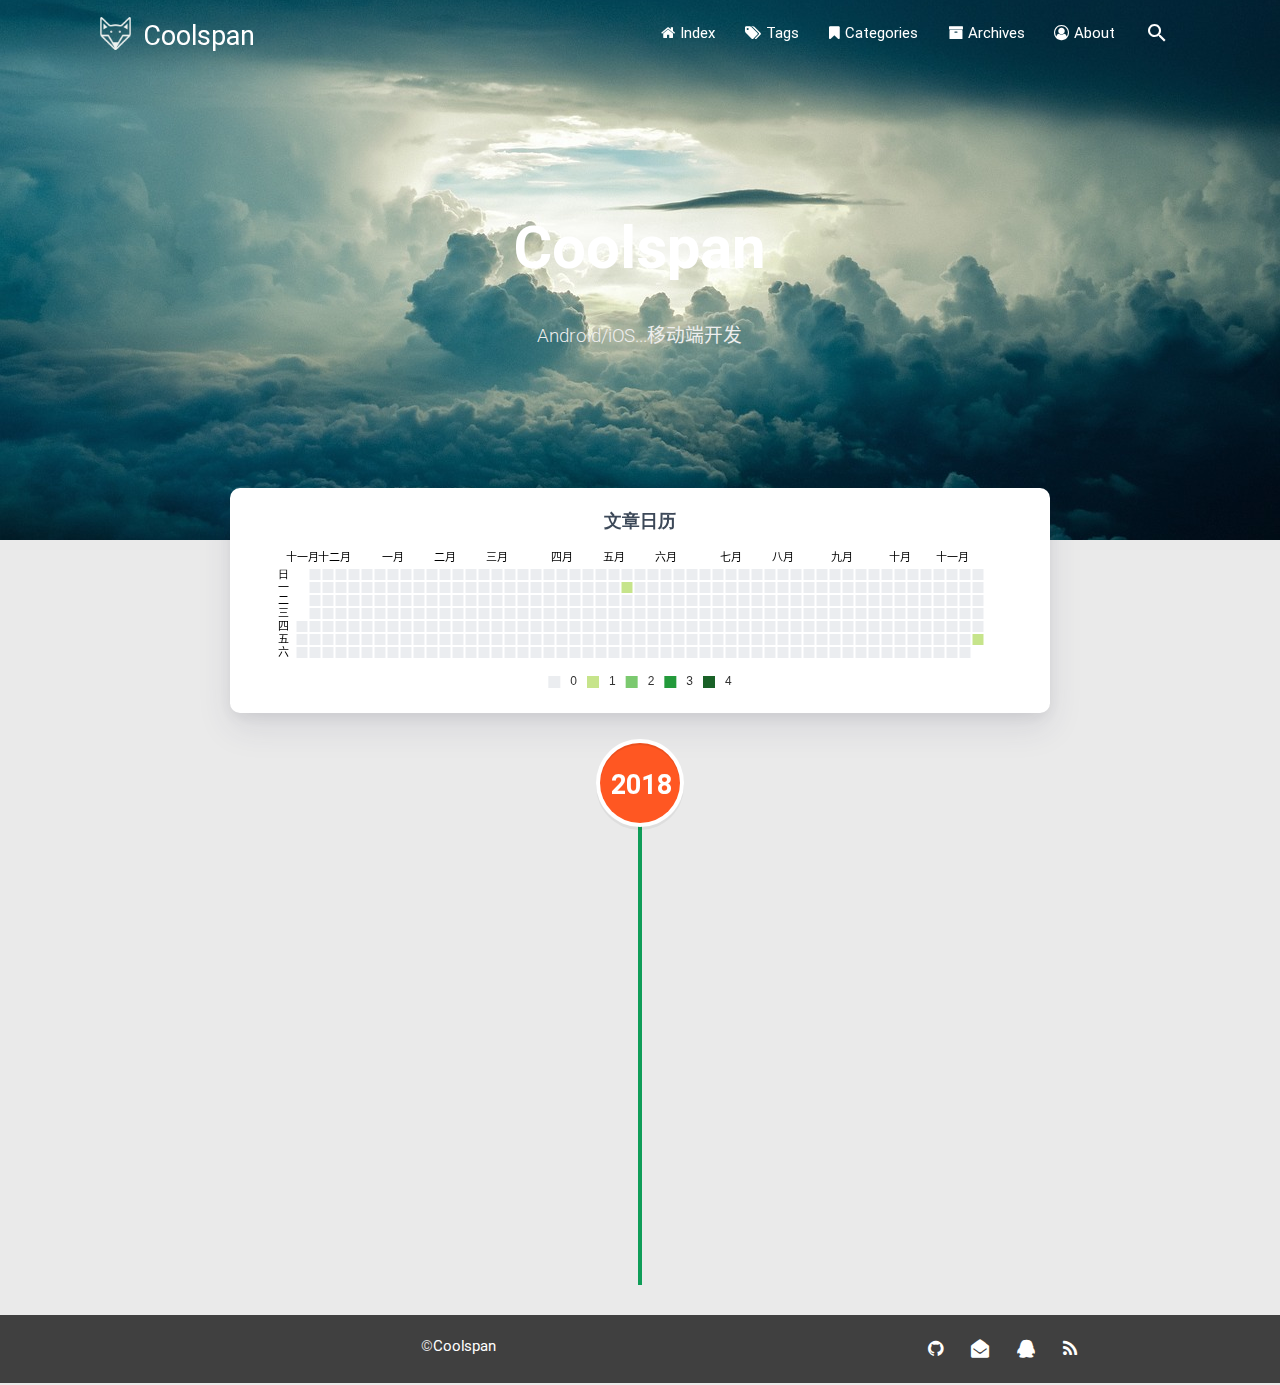
<file: archives/2018/11/index.html>
<!DOCTYPE HTML>
<html lang="zh-CN">
<head>
    

<head><meta name="generator" content="Hexo 3.8.0">
    <meta charset="utf-8">
    <meta name="keywords" content="归档: 2018/11, Coolspan">
    <meta name="description" content="归档: 2018/11 | Coolspan">
    <meta http-equiv="X-UA-Compatible" content="IE=edge">
    <meta name="viewport" content="width=device-width, initial-scale=1.0">
    <meta name="renderer" content="webkit|ie-stand|ie-comp">
    <meta name="mobile-web-app-capable" content="yes">
    <meta name="format-detection" content="telephone=no">
    <meta name="apple-mobile-web-app-capable" content="yes">
    <meta name="apple-mobile-web-app-status-bar-style" content="black-translucent">
    <title>归档: 2018/11 | Coolspan</title>
    <link rel="icon" type="image/png" href="/favicon.png">

    <link rel="stylesheet" type="text/css" href="/libs/awesome/css/font-awesome.min.css">
    <link rel="stylesheet" type="text/css" href="/libs/materialize/css/materialize.min.css">
    <link rel="stylesheet" type="text/css" href="/libs/aos/aos.css">
    <link rel="stylesheet" type="text/css" href="/libs/animate/animate.min.css">
    <link rel="stylesheet" type="text/css" href="/libs/lightGallery/css/lightgallery.min.css">
    <link rel="stylesheet" type="text/css" href="/css/matery.css">
    <link rel="stylesheet" type="text/css" href="/css/my.css">

    <script src="/libs/jquery/jquery-2.2.0.min.js"></script>
<link rel="stylesheet" href="/css/prism-tomorrow.css" type="text/css"></head>

</head>

<body>

<header class="navbar-fixed">
    <nav id="headNav" class="bg-color nav-transparent">
        <div id="navContainer" class="container">
            <div class="nav-wrapper">
                <div class="brand-logo">
                    <a href="/" class="waves-effect waves-light">
                        
                        <img src="/medias/logo.png" class="logo-img hide-on-small-only">
                        
                        <span class="logo-span">Coolspan</span>
                    </a>
                </div>
                <a href="#" data-activates="mobile-nav" class="button-collapse"><i class="fa fa-navicon"></i></a>
<ul class="right">
    
    <li class="hide-on-med-and-down">
        <a href="/" class="waves-effect waves-light">
            
            <i class="fa fa-home"></i>
            
            <span>Index</span>
        </a>
    </li>
    
    <li class="hide-on-med-and-down">
        <a href="/tags" class="waves-effect waves-light">
            
            <i class="fa fa-tags"></i>
            
            <span>Tags</span>
        </a>
    </li>
    
    <li class="hide-on-med-and-down">
        <a href="/categories" class="waves-effect waves-light">
            
            <i class="fa fa-bookmark"></i>
            
            <span>Categories</span>
        </a>
    </li>
    
    <li class="hide-on-med-and-down">
        <a href="/archives" class="waves-effect waves-light">
            
            <i class="fa fa-archive"></i>
            
            <span>Archives</span>
        </a>
    </li>
    
    <li class="hide-on-med-and-down">
        <a href="/about" class="waves-effect waves-light">
            
            <i class="fa fa-user-circle-o"></i>
            
            <span>About</span>
        </a>
    </li>
    
    <li>
        <a id="toggleSearch" class="waves-effect waves-light">
            <i id="searchIcon" class="mdi-action-search"></i>
        </a>
    </li>

</ul>

<div class="side-nav" id="mobile-nav">

    <div class="mobile-head bg-color">
        
        <img src="/medias/logo.png" class="logo-img circle responsive-img">
        
        <div class="logo-name">Coolspan</div>
        <div class="logo-desc">
            
            Android/iOS...移动端开发
            
        </div>
    </div>

    <ul class="menu-list mobile-menu-list">
        
        <li>
            <a href="/" class="waves-effect waves-light">
                
                <i class="fa fa-fw fa-home"></i>
                
                Index
            </a>
        </li>
        
        <li>
            <a href="/tags" class="waves-effect waves-light">
                
                <i class="fa fa-fw fa-tags"></i>
                
                Tags
            </a>
        </li>
        
        <li>
            <a href="/categories" class="waves-effect waves-light">
                
                <i class="fa fa-fw fa-bookmark"></i>
                
                Categories
            </a>
        </li>
        
        <li>
            <a href="/archives" class="waves-effect waves-light">
                
                <i class="fa fa-fw fa-archive"></i>
                
                Archives
            </a>
        </li>
        
        <li>
            <a href="/about" class="waves-effect waves-light">
                
                <i class="fa fa-fw fa-user-circle-o"></i>
                
                About
            </a>
        </li>
        
        
    </ul>

    <div class="social-link"><a href="https://github.com/coolspan" class="tooltipped" target="_blank" data-tooltip="访问我的GitHub" data-position="top" data-delay="50">
    <i class="fa fa-github"></i>
</a>
<a href="mailto:965266509@qq.com" class="tooltipped" target="_blank" data-tooltip="邮件联系我" data-position="top" data-delay="50">
    <i class="fa fa-envelope-open"></i>
</a>
<a href="#!" class="tooltipped" data-tooltip="QQ联系我: 965266509" data-position="top" data-delay="50">
    <i class="fa fa-qq"></i>
</a>

<a href="/atom.xml" class="tooltipped" target="_blank" data-tooltip="RSS 订阅" data-position="top" data-delay="50">
    <i class="fa fa-rss"></i>
</a>

</div>
</div>

            </div>
        </div>

        
    </nav>
</header>

<div class="bg-cover  about-cover" style="background-image: url('/medias/cover.jpg')">
    <div class="container">
        <div class="row">
            <div class="col s10 offset-s1 m8 offset-m2 l8 offset-l2">
                <div class="brand">
                    <div class="title center-align">
                    
                        Coolspan
                    
                    </div>

                    <div class="description center-align">
                    
                        Android/iOS...移动端开发
                    
                    </div>
                </div>
            </div>
        </div>
        
    </div>
</div>

<script>
// Dynamically switch banner pictures every day.
$('.bg-cover').css('background-image', 'url(/medias/banner/' + new Date().getDay() + '.jpg)');
</script>

<main class="content">

    
    <div class="container archive-calendar">
    <div class="card">
        <div id="post-calendar" class="card-content"></div>
    </div>
</div>

<script type="text/javascript" src="/libs/echarts/echarts.min.js"></script>
<script type="text/javascript">
    let myChart = echarts.init(document.getElementById('post-calendar'));

    

    let option = {
        title: {
            top: 0,
            text: '文章日历',
            left: 'center',
            textStyle: {
                color: '#3C4858'
            }
        },
        tooltip: {
            padding: 10,
            backgroundColor: '#555',
            borderColor: '#777',
            borderWidth: 1,
            formatter: function (obj) {
                var value = obj.value;
                return '<div style="font-size: 14px;">' + value[0] + '：' + value[1] + '</div>';
            }
        },
        visualMap: {
            show: true,
            showLabel: true,
            categories: [0, 1, 2, 3, 4],
            calculable: true,
            inRange: {
                symbol: 'rect',
                color: ['#ebedf0', '#c6e48b', '#7bc96f', '#239a3b', '#196127']
            },
            itemWidth: 12,
            itemHeight: 12,
            orient: 'horizontal',
            left: 'center',
            bottom: 0
        },
        calendar: [{
            left: 'center',
            range: ["2017-11-30", "2018-11-30"],
            cellSize: [13, 13],
            splitLine: {
                show: false
            },
            itemStyle: {
                borderColor: '#fff',
                borderWidth: 2
            },
            yearLabel: {
                show: false
            },
            monthLabel: {
                nameMap: 'cn',
                fontSize: 11
            },
            dayLabel: {
                formatter: '{start}  1st',
                nameMap: 'cn',
                fontSize: 11
            }
        }],
        series: [{
            type: 'heatmap',
            coordinateSystem: 'calendar',
            calendarIndex: 0,
            data: [["2017-11-30", 0], ["2017-12-01", 0], ["2017-12-02", 0], ["2017-12-03", 0], ["2017-12-04", 0], ["2017-12-05", 0], ["2017-12-06", 0], ["2017-12-07", 0], ["2017-12-08", 0], ["2017-12-09", 0], ["2017-12-10", 0], ["2017-12-11", 0], ["2017-12-12", 0], ["2017-12-13", 0], ["2017-12-14", 0], ["2017-12-15", 0], ["2017-12-16", 0], ["2017-12-17", 0], ["2017-12-18", 0], ["2017-12-19", 0], ["2017-12-20", 0], ["2017-12-21", 0], ["2017-12-22", 0], ["2017-12-23", 0], ["2017-12-24", 0], ["2017-12-25", 0], ["2017-12-26", 0], ["2017-12-27", 0], ["2017-12-28", 0], ["2017-12-29", 0], ["2017-12-30", 0], ["2017-12-31", 0], ["2018-01-01", 0], ["2018-01-02", 0], ["2018-01-03", 0], ["2018-01-04", 0], ["2018-01-05", 0], ["2018-01-06", 0], ["2018-01-07", 0], ["2018-01-08", 0], ["2018-01-09", 0], ["2018-01-10", 0], ["2018-01-11", 0], ["2018-01-12", 0], ["2018-01-13", 0], ["2018-01-14", 0], ["2018-01-15", 0], ["2018-01-16", 0], ["2018-01-17", 0], ["2018-01-18", 0], ["2018-01-19", 0], ["2018-01-20", 0], ["2018-01-21", 0], ["2018-01-22", 0], ["2018-01-23", 0], ["2018-01-24", 0], ["2018-01-25", 0], ["2018-01-26", 0], ["2018-01-27", 0], ["2018-01-28", 0], ["2018-01-29", 0], ["2018-01-30", 0], ["2018-01-31", 0], ["2018-02-01", 0], ["2018-02-02", 0], ["2018-02-03", 0], ["2018-02-04", 0], ["2018-02-05", 0], ["2018-02-06", 0], ["2018-02-07", 0], ["2018-02-08", 0], ["2018-02-09", 0], ["2018-02-10", 0], ["2018-02-11", 0], ["2018-02-12", 0], ["2018-02-13", 0], ["2018-02-14", 0], ["2018-02-15", 0], ["2018-02-16", 0], ["2018-02-17", 0], ["2018-02-18", 0], ["2018-02-19", 0], ["2018-02-20", 0], ["2018-02-21", 0], ["2018-02-22", 0], ["2018-02-23", 0], ["2018-02-24", 0], ["2018-02-25", 0], ["2018-02-26", 0], ["2018-02-27", 0], ["2018-02-28", 0], ["2018-03-01", 0], ["2018-03-02", 0], ["2018-03-03", 0], ["2018-03-04", 0], ["2018-03-05", 0], ["2018-03-06", 0], ["2018-03-07", 0], ["2018-03-08", 0], ["2018-03-09", 0], ["2018-03-10", 0], ["2018-03-11", 0], ["2018-03-12", 0], ["2018-03-13", 0], ["2018-03-14", 0], ["2018-03-15", 0], ["2018-03-16", 0], ["2018-03-17", 0], ["2018-03-18", 0], ["2018-03-19", 0], ["2018-03-20", 0], ["2018-03-21", 0], ["2018-03-22", 0], ["2018-03-23", 0], ["2018-03-24", 0], ["2018-03-25", 0], ["2018-03-26", 0], ["2018-03-27", 0], ["2018-03-28", 0], ["2018-03-29", 0], ["2018-03-30", 0], ["2018-03-31", 0], ["2018-04-01", 0], ["2018-04-02", 0], ["2018-04-03", 0], ["2018-04-04", 0], ["2018-04-05", 0], ["2018-04-06", 0], ["2018-04-07", 0], ["2018-04-08", 0], ["2018-04-09", 0], ["2018-04-10", 0], ["2018-04-11", 0], ["2018-04-12", 0], ["2018-04-13", 0], ["2018-04-14", 0], ["2018-04-15", 0], ["2018-04-16", 0], ["2018-04-17", 0], ["2018-04-18", 0], ["2018-04-19", 0], ["2018-04-20", 0], ["2018-04-21", 0], ["2018-04-22", 0], ["2018-04-23", 0], ["2018-04-24", 0], ["2018-04-25", 0], ["2018-04-26", 0], ["2018-04-27", 0], ["2018-04-28", 0], ["2018-04-29", 0], ["2018-04-30", 0], ["2018-05-01", 0], ["2018-05-02", 0], ["2018-05-03", 0], ["2018-05-04", 0], ["2018-05-05", 0], ["2018-05-06", 0], ["2018-05-07", 0], ["2018-05-08", 0], ["2018-05-09", 0], ["2018-05-10", 0], ["2018-05-11", 0], ["2018-05-12", 0], ["2018-05-13", 0], ["2018-05-14", 0], ["2018-05-15", 0], ["2018-05-16", 0], ["2018-05-17", 0], ["2018-05-18", 0], ["2018-05-19", 0], ["2018-05-20", 0], ["2018-05-21", 1], ["2018-05-22", 0], ["2018-05-23", 0], ["2018-05-24", 0], ["2018-05-25", 0], ["2018-05-26", 0], ["2018-05-27", 0], ["2018-05-28", 0], ["2018-05-29", 0], ["2018-05-30", 0], ["2018-05-31", 0], ["2018-06-01", 0], ["2018-06-02", 0], ["2018-06-03", 0], ["2018-06-04", 0], ["2018-06-05", 0], ["2018-06-06", 0], ["2018-06-07", 0], ["2018-06-08", 0], ["2018-06-09", 0], ["2018-06-10", 0], ["2018-06-11", 0], ["2018-06-12", 0], ["2018-06-13", 0], ["2018-06-14", 0], ["2018-06-15", 0], ["2018-06-16", 0], ["2018-06-17", 0], ["2018-06-18", 0], ["2018-06-19", 0], ["2018-06-20", 0], ["2018-06-21", 0], ["2018-06-22", 0], ["2018-06-23", 0], ["2018-06-24", 0], ["2018-06-25", 0], ["2018-06-26", 0], ["2018-06-27", 0], ["2018-06-28", 0], ["2018-06-29", 0], ["2018-06-30", 0], ["2018-07-01", 0], ["2018-07-02", 0], ["2018-07-03", 0], ["2018-07-04", 0], ["2018-07-05", 0], ["2018-07-06", 0], ["2018-07-07", 0], ["2018-07-08", 0], ["2018-07-09", 0], ["2018-07-10", 0], ["2018-07-11", 0], ["2018-07-12", 0], ["2018-07-13", 0], ["2018-07-14", 0], ["2018-07-15", 0], ["2018-07-16", 0], ["2018-07-17", 0], ["2018-07-18", 0], ["2018-07-19", 0], ["2018-07-20", 0], ["2018-07-21", 0], ["2018-07-22", 0], ["2018-07-23", 0], ["2018-07-24", 0], ["2018-07-25", 0], ["2018-07-26", 0], ["2018-07-27", 0], ["2018-07-28", 0], ["2018-07-29", 0], ["2018-07-30", 0], ["2018-07-31", 0], ["2018-08-01", 0], ["2018-08-02", 0], ["2018-08-03", 0], ["2018-08-04", 0], ["2018-08-05", 0], ["2018-08-06", 0], ["2018-08-07", 0], ["2018-08-08", 0], ["2018-08-09", 0], ["2018-08-10", 0], ["2018-08-11", 0], ["2018-08-12", 0], ["2018-08-13", 0], ["2018-08-14", 0], ["2018-08-15", 0], ["2018-08-16", 0], ["2018-08-17", 0], ["2018-08-18", 0], ["2018-08-19", 0], ["2018-08-20", 0], ["2018-08-21", 0], ["2018-08-22", 0], ["2018-08-23", 0], ["2018-08-24", 0], ["2018-08-25", 0], ["2018-08-26", 0], ["2018-08-27", 0], ["2018-08-28", 0], ["2018-08-29", 0], ["2018-08-30", 0], ["2018-08-31", 0], ["2018-09-01", 0], ["2018-09-02", 0], ["2018-09-03", 0], ["2018-09-04", 0], ["2018-09-05", 0], ["2018-09-06", 0], ["2018-09-07", 0], ["2018-09-08", 0], ["2018-09-09", 0], ["2018-09-10", 0], ["2018-09-11", 0], ["2018-09-12", 0], ["2018-09-13", 0], ["2018-09-14", 0], ["2018-09-15", 0], ["2018-09-16", 0], ["2018-09-17", 0], ["2018-09-18", 0], ["2018-09-19", 0], ["2018-09-20", 0], ["2018-09-21", 0], ["2018-09-22", 0], ["2018-09-23", 0], ["2018-09-24", 0], ["2018-09-25", 0], ["2018-09-26", 0], ["2018-09-27", 0], ["2018-09-28", 0], ["2018-09-29", 0], ["2018-09-30", 0], ["2018-10-01", 0], ["2018-10-02", 0], ["2018-10-03", 0], ["2018-10-04", 0], ["2018-10-05", 0], ["2018-10-06", 0], ["2018-10-07", 0], ["2018-10-08", 0], ["2018-10-09", 0], ["2018-10-10", 0], ["2018-10-11", 0], ["2018-10-12", 0], ["2018-10-13", 0], ["2018-10-14", 0], ["2018-10-15", 0], ["2018-10-16", 0], ["2018-10-17", 0], ["2018-10-18", 0], ["2018-10-19", 0], ["2018-10-20", 0], ["2018-10-21", 0], ["2018-10-22", 0], ["2018-10-23", 0], ["2018-10-24", 0], ["2018-10-25", 0], ["2018-10-26", 0], ["2018-10-27", 0], ["2018-10-28", 0], ["2018-10-29", 0], ["2018-10-30", 0], ["2018-10-31", 0], ["2018-11-01", 0], ["2018-11-02", 0], ["2018-11-03", 0], ["2018-11-04", 0], ["2018-11-05", 0], ["2018-11-06", 0], ["2018-11-07", 0], ["2018-11-08", 0], ["2018-11-09", 0], ["2018-11-10", 0], ["2018-11-11", 0], ["2018-11-12", 0], ["2018-11-13", 0], ["2018-11-14", 0], ["2018-11-15", 0], ["2018-11-16", 0], ["2018-11-17", 0], ["2018-11-18", 0], ["2018-11-19", 0], ["2018-11-20", 0], ["2018-11-21", 0], ["2018-11-22", 0], ["2018-11-23", 0], ["2018-11-24", 0], ["2018-11-25", 0], ["2018-11-26", 0], ["2018-11-27", 0], ["2018-11-28", 0], ["2018-11-29", 0], ["2018-11-30", 1]]
        }]

    };

    myChart.setOption(option);
</script>
    

    

    <div id="cd-timeline" class="container">
        
        <div class="cd-timeline-block">

            
            
            
            <div class="cd-timeline-img year" data-aos="zoom-in-up">
                <a href="/archives/2018">2018</a>
            </div>
            

            
            
            
            <div class="cd-timeline-img month" data-aos="zoom-in-up">
                <a href="/archives/2018/11">11</a>
            </div>
            

            
            <div class="cd-timeline-img day" data-aos="zoom-in-up">
                <span>30</span>
            </div>
            <article class="cd-timeline-content" data-aos="fade-up">
                <div class="article col s12 m6">
                    <div class="card">
                        <a href="/2018/11/30/hello-world/">
                            <div class="card-image">
                                
                                
                                <img src="/medias/featureimages/12.jpg" class="responsive-img" alt="Hello World">
                                
                                <span class="card-title">Hello World</span>
                            </div>
                        </a>
                        <div class="card-content article-content">
                            <div class="summary">Welcome to Hexo! This is your very first post. Check documentation for more info</div>
                            <div class="publish-info">
                                <span class="publish-date">
                                    <i class="fa fa-clock-o fa-fw icon-date"></i>2018-11-30
                                </span>
                                <span class="publish-author">
                                    
                                    <i class="fa fa-user fa-fw"></i>
                                    乔晓松
                                    
                                </span>
                            </div>
                        </div>

                        
                    </div>
                </div>
            </article>
        </div>
        
    </div>

</main>


<footer class="page-footer bg-color">
    <div class="container row center-align">
        <div class="col s12 m8 l8 copy-right">
          &copy;<a href="https://coolspan.github.com">Coolspan</a>
            <!-- 本站由&copy;<a href="https://blinkfox.github.io/" target="_blank">Blinkfox</a>基于
            <a href="https://hexo.io/" target="_blank">Hexo</a> 采用
            <a href="https://github.com/blinkfox/hexo-theme-matery" target="_blank">hexo-theme-matery</a>的主题搭建. -->
        </div>
        <div class="col s12 m4 l4 social-link"><a href="https://github.com/coolspan" class="tooltipped" target="_blank" data-tooltip="访问我的GitHub" data-position="top" data-delay="50">
    <i class="fa fa-github"></i>
</a>
<a href="mailto:965266509@qq.com" class="tooltipped" target="_blank" data-tooltip="邮件联系我" data-position="top" data-delay="50">
    <i class="fa fa-envelope-open"></i>
</a>
<a href="#!" class="tooltipped" data-tooltip="QQ联系我: 965266509" data-position="top" data-delay="50">
    <i class="fa fa-qq"></i>
</a>

<a href="/atom.xml" class="tooltipped" target="_blank" data-tooltip="RSS 订阅" data-position="top" data-delay="50">
    <i class="fa fa-rss"></i>
</a>

</div>
    </div>
</footer>

<div class="progress-bar"></div>


<!-- 搜索遮罩框 -->
<div id="searchModal" class="modal">
    <div class="modal-content">
        <div class="search-header">
            <span class="title">搜索</span>
            <input type="search" id="searchInput" name="s" placeholder="请输入搜索的关键字" class="search-input" autofocus>
        </div>
        <div id="searchResult"></div>
    </div>
</div>

<script src="/js/search.js"></script>
<script type="text/javascript">
    searchFunc("/" + "search.xml", 'searchInput', 'searchResult');
</script>
<!-- 回到顶部按钮 -->
<div id="backTop" class="top-scroll">
    <a class="btn-floating btn-large waves-effect waves-light" href="#!">
        <i class="fa fa-angle-up"></i>
    </a>
</div>


<script src="/libs/materialize/js/materialize.min.js"></script>
<script src="/libs/masonry/masonry.pkgd.min.js"></script>
<script src="/libs/aos/aos.js"></script>
<script src="/libs/scrollprogress/scrollProgress.min.js"></script>
<script src="/libs/lightGallery/js/lightgallery-all.min.js"></script>
<script src="/js/matery.js"></script>
</body>
</html>
</file>
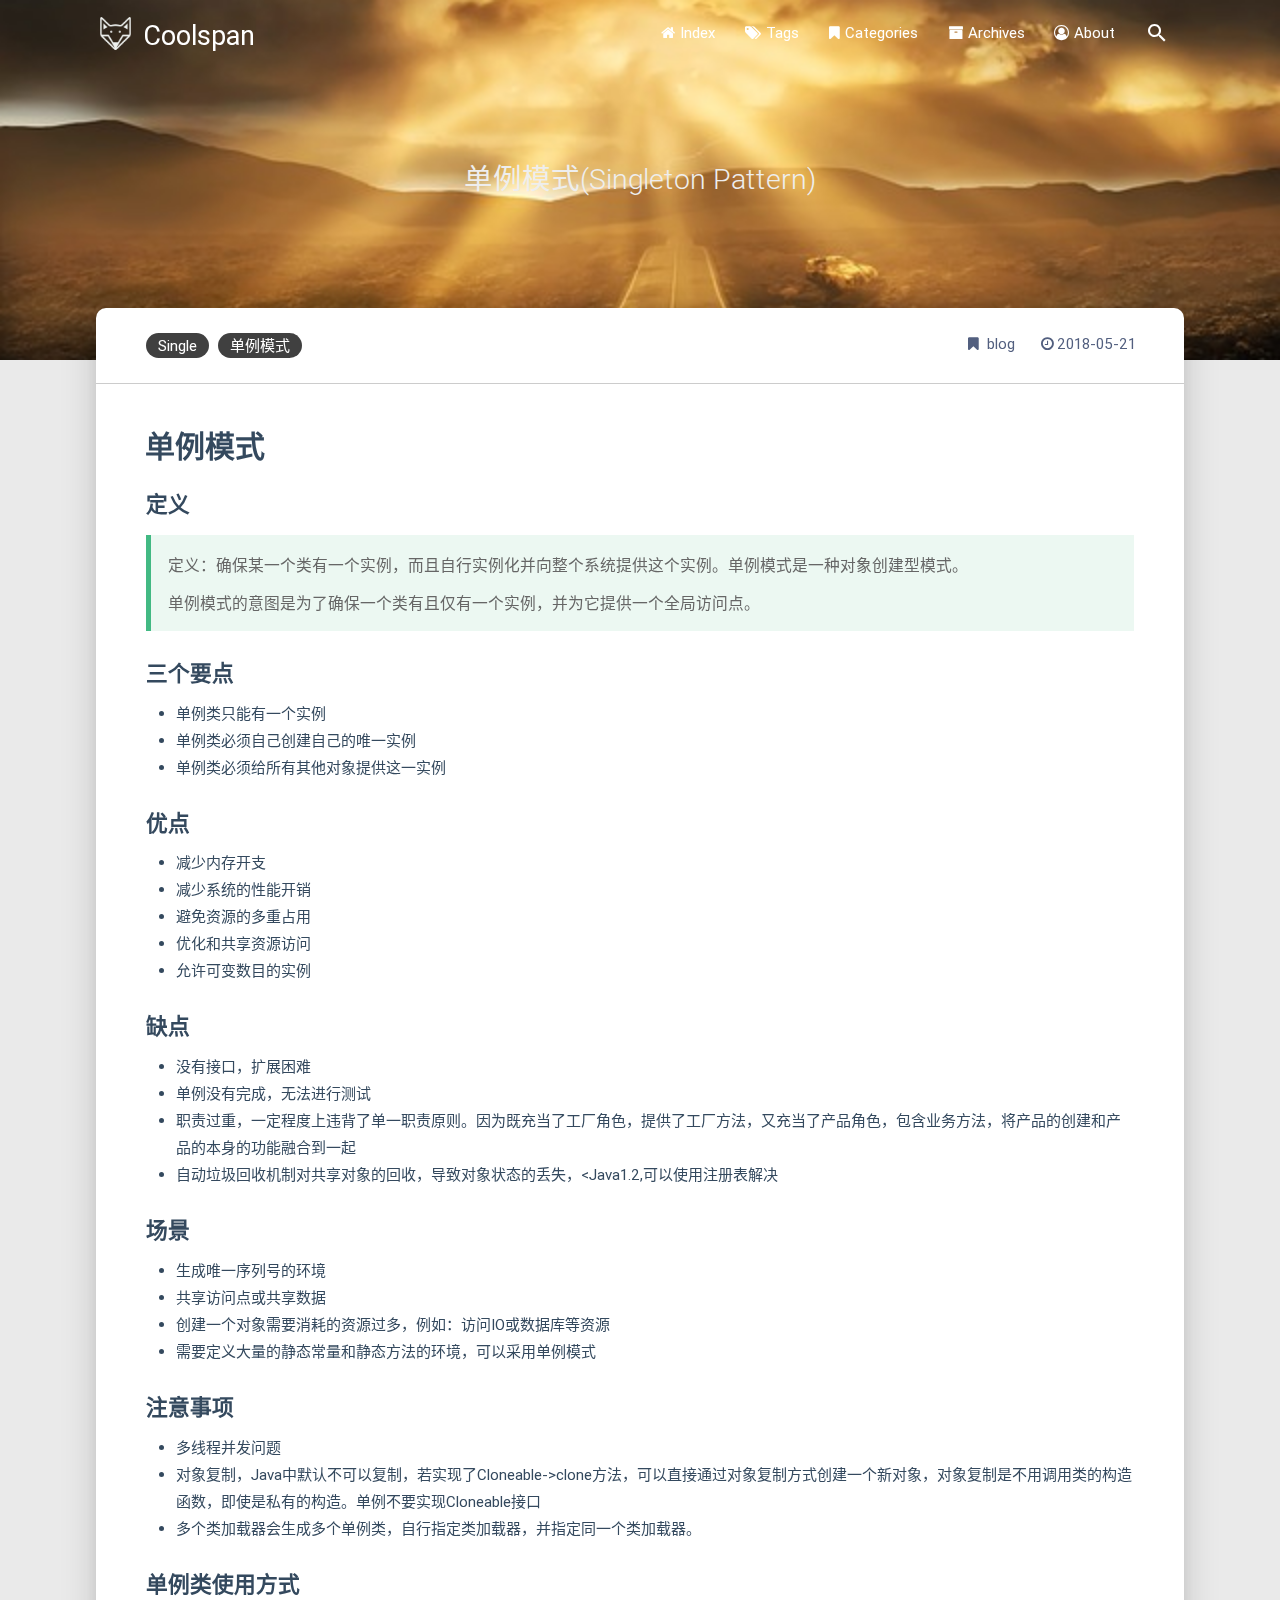
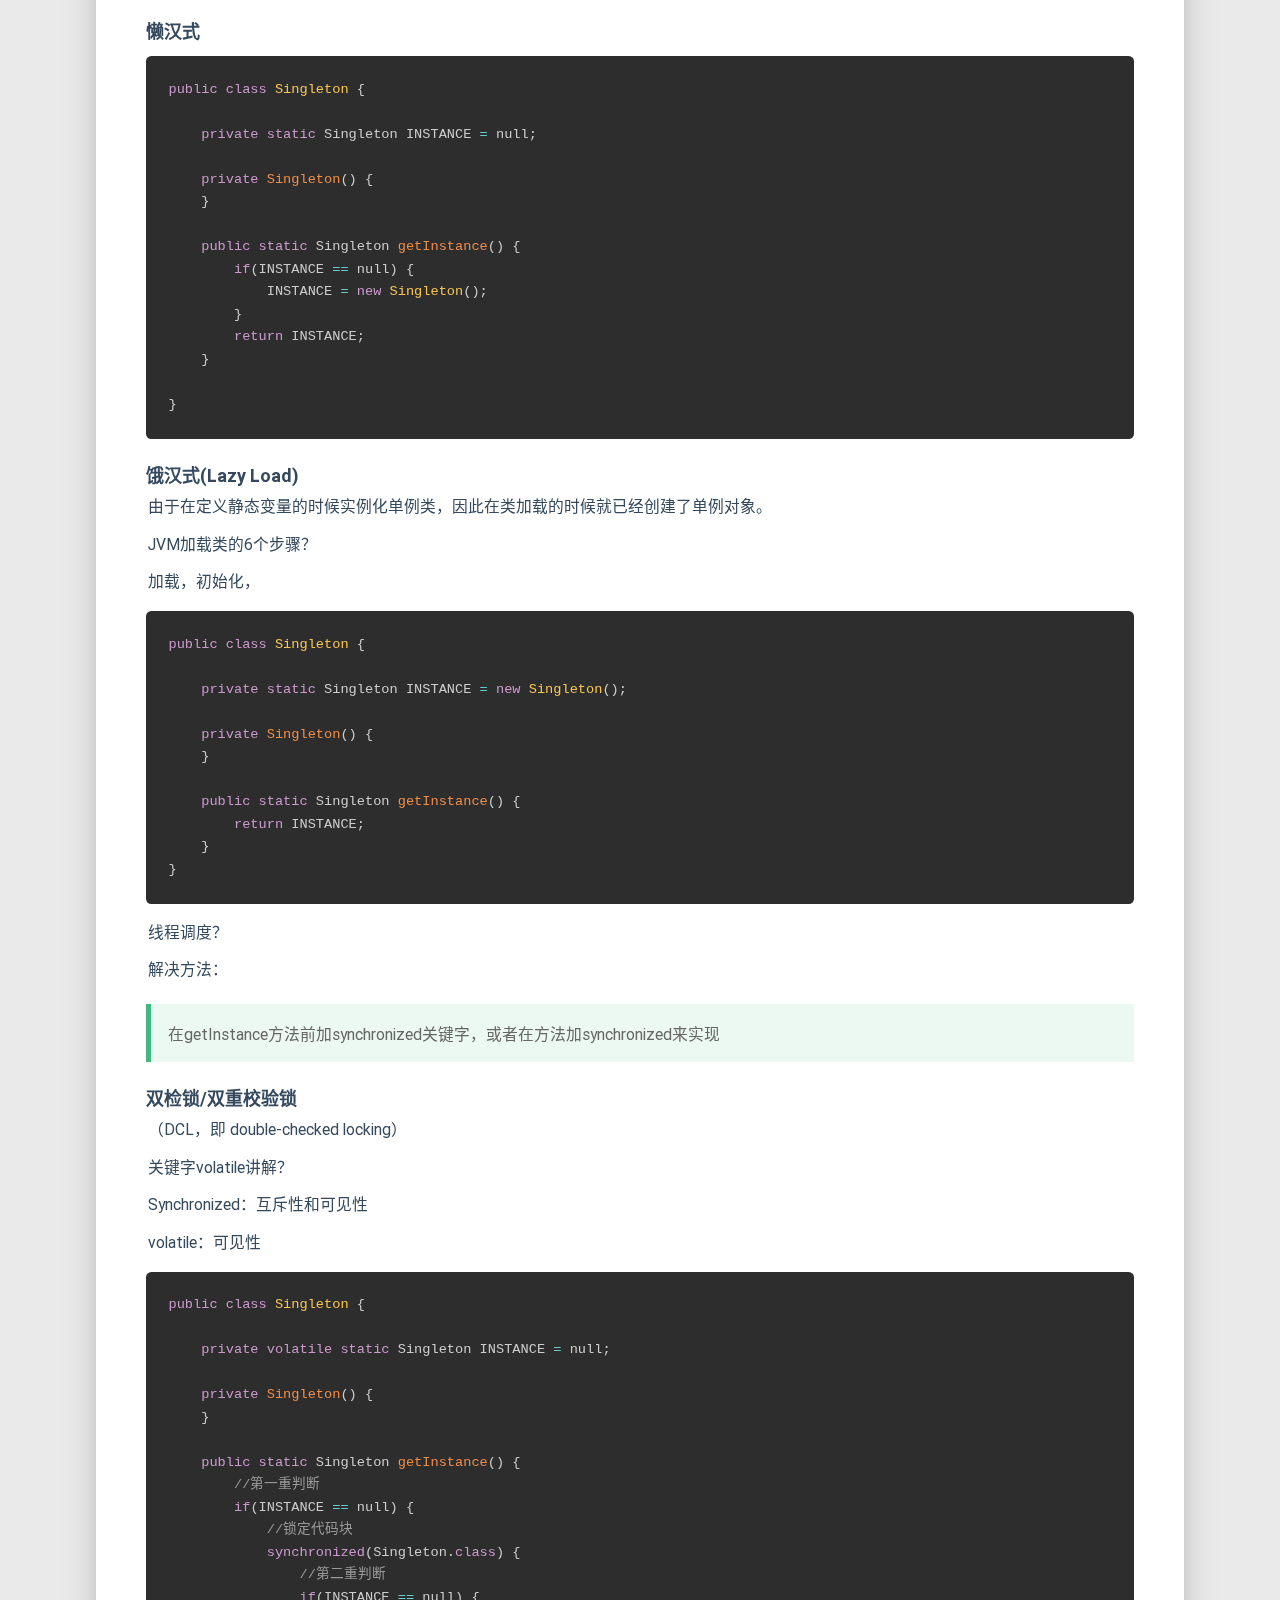
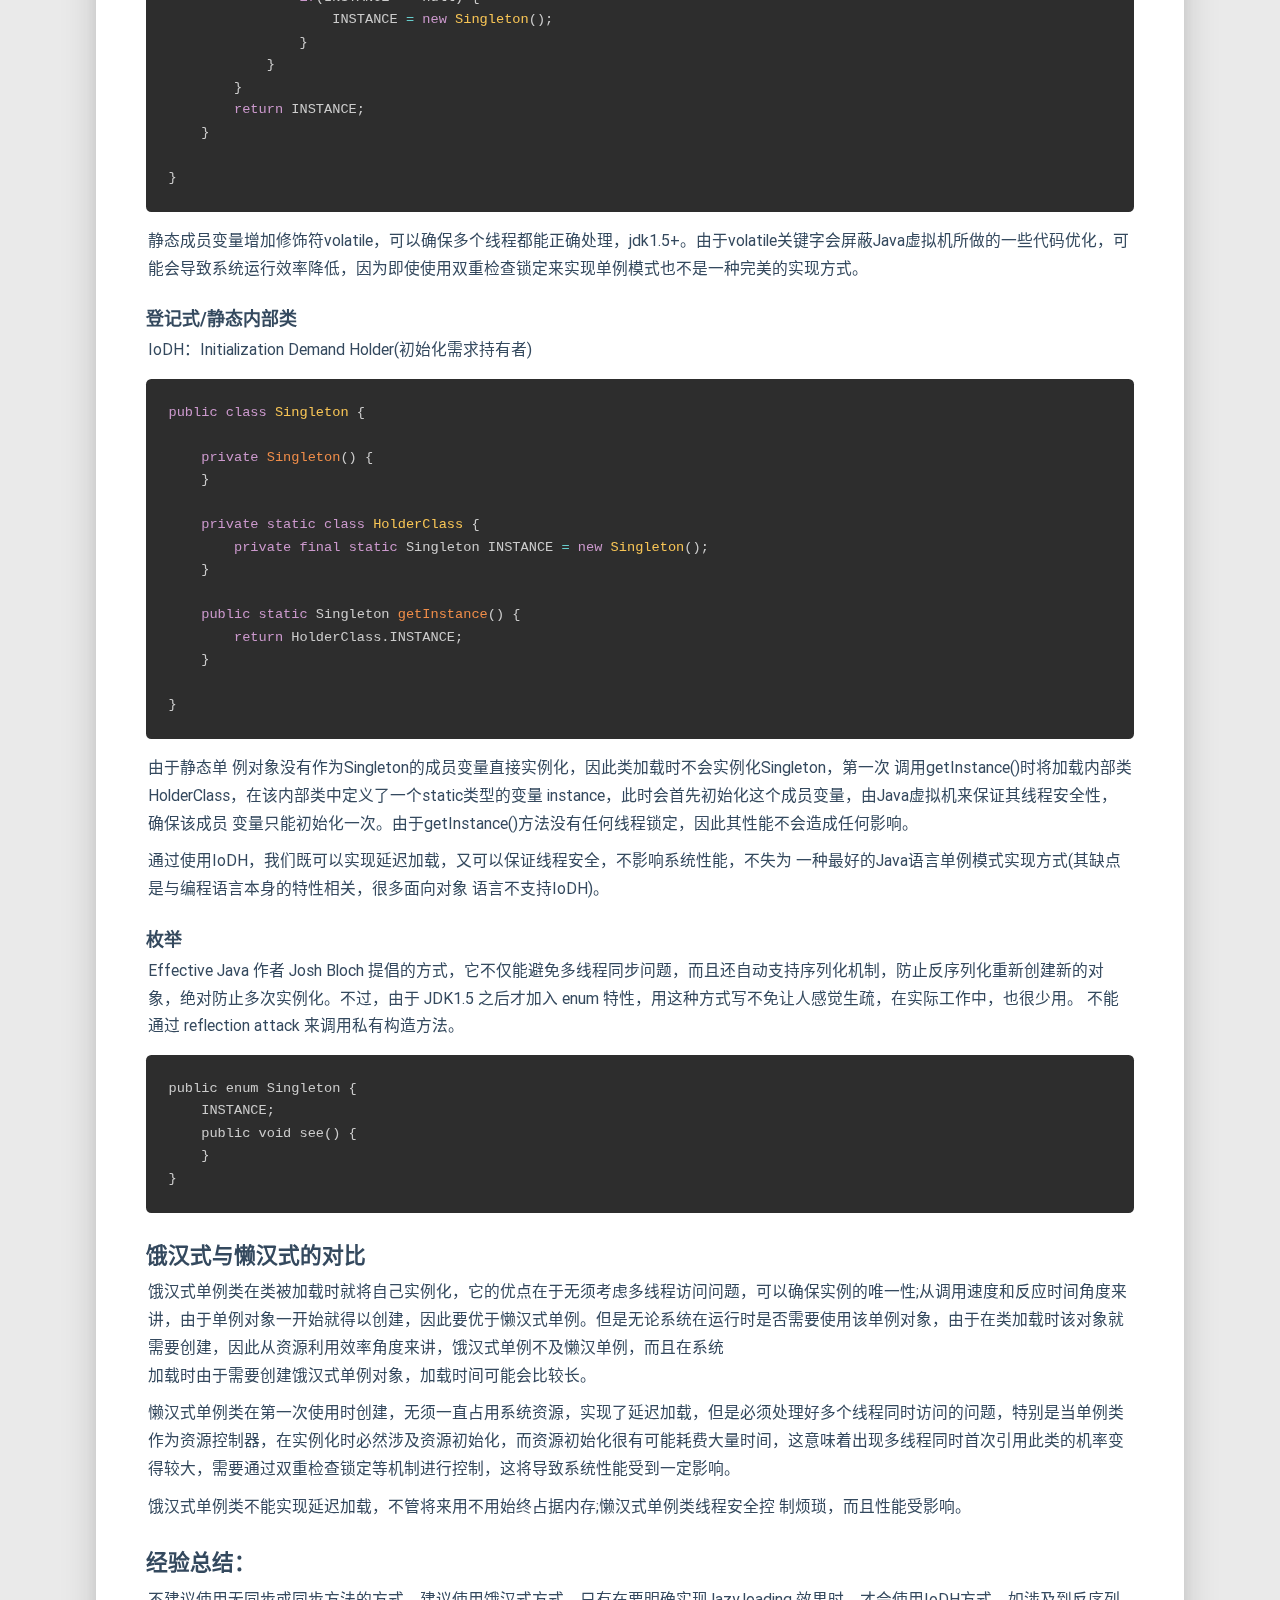
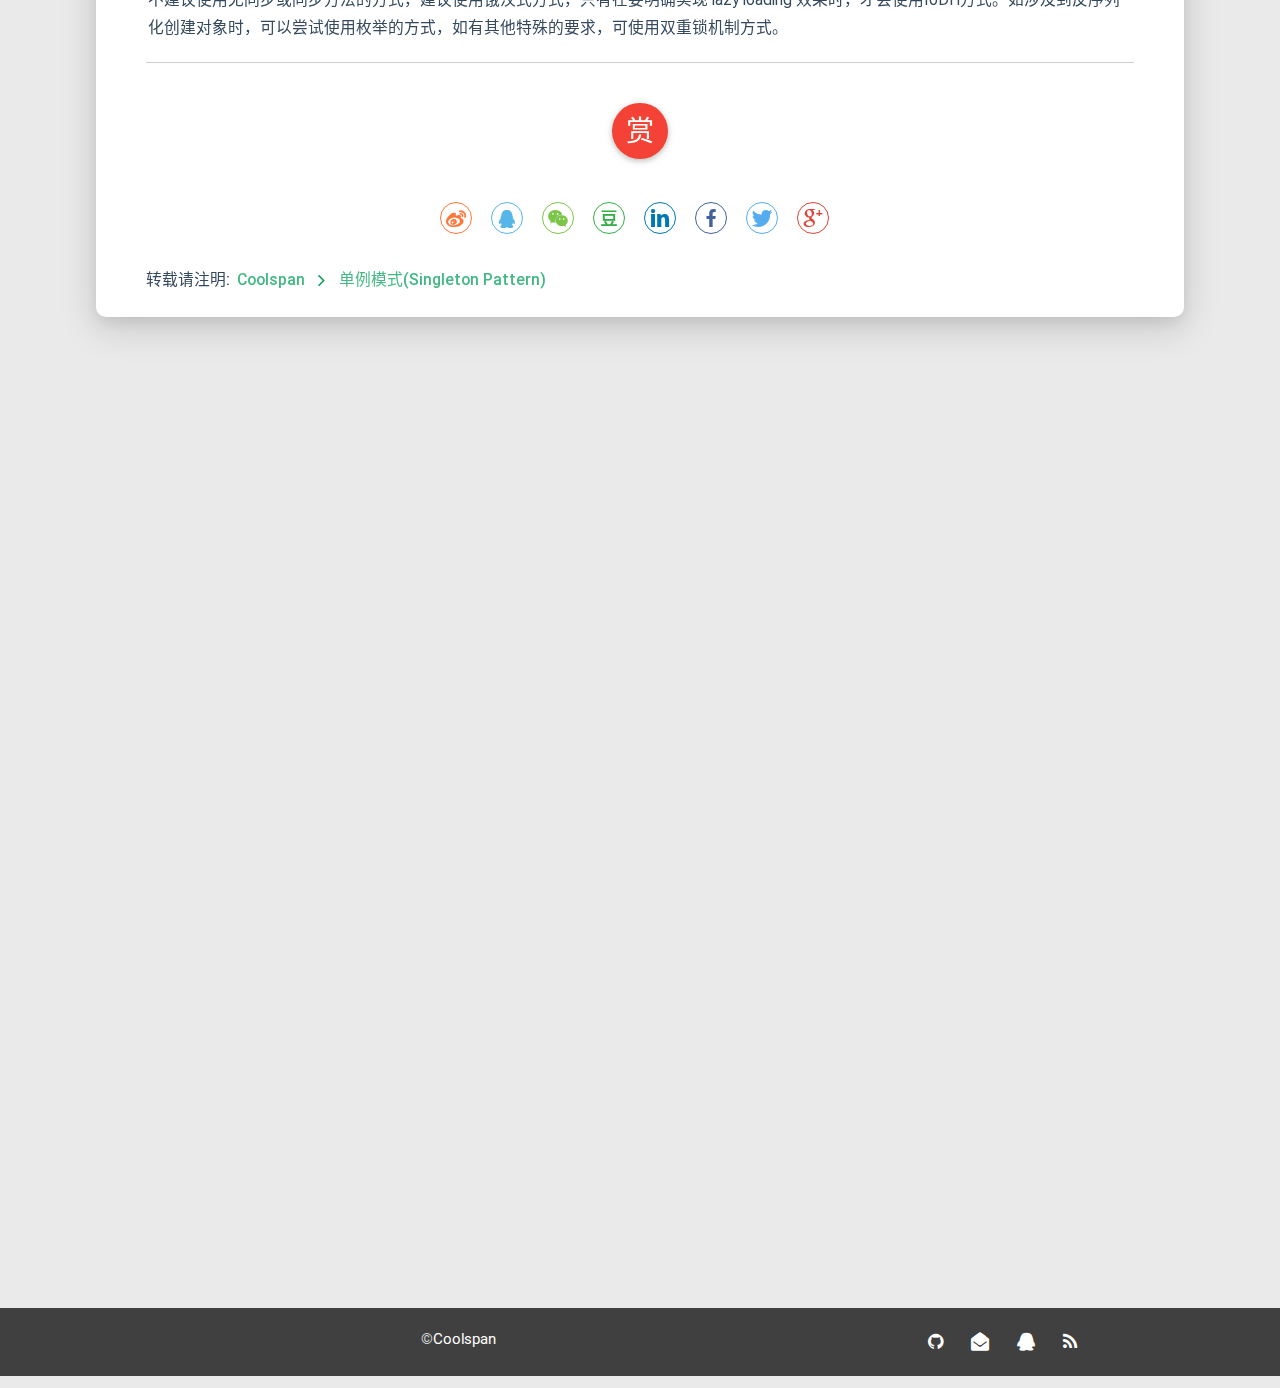
<file: 2018/05/21/2018-05-21-单例模式/index.html>
<!DOCTYPE HTML>
<html lang="zh-CN">
<head>
    

<head><meta name="generator" content="Hexo 3.8.0">
    <meta charset="utf-8">
    <meta name="keywords" content="单例模式(Singleton Pattern), Coolspan">
    <meta name="description" content="单例模式定义
定义：确保某一个类有一个实例，而且自行实例化并向整个系统提供这个实例。单例模式是一种对象创建型模式。
单例模式的意图是为了确保一个类有且仅有一个实例，并为它提供一个全局访问点。

三个要点
单例类只能有一个实例
单例类必须自己">
    <meta http-equiv="X-UA-Compatible" content="IE=edge">
    <meta name="viewport" content="width=device-width, initial-scale=1.0">
    <meta name="renderer" content="webkit|ie-stand|ie-comp">
    <meta name="mobile-web-app-capable" content="yes">
    <meta name="format-detection" content="telephone=no">
    <meta name="apple-mobile-web-app-capable" content="yes">
    <meta name="apple-mobile-web-app-status-bar-style" content="black-translucent">
    <title>单例模式(Singleton Pattern) | Coolspan</title>
    <link rel="icon" type="image/png" href="/favicon.png">

    <link rel="stylesheet" type="text/css" href="/libs/awesome/css/font-awesome.min.css">
    <link rel="stylesheet" type="text/css" href="/libs/materialize/css/materialize.min.css">
    <link rel="stylesheet" type="text/css" href="/libs/aos/aos.css">
    <link rel="stylesheet" type="text/css" href="/libs/animate/animate.min.css">
    <link rel="stylesheet" type="text/css" href="/libs/lightGallery/css/lightgallery.min.css">
    <link rel="stylesheet" type="text/css" href="/css/matery.css">
    <link rel="stylesheet" type="text/css" href="/css/my.css">

    <script src="/libs/jquery/jquery-2.2.0.min.js"></script>
<link rel="stylesheet" href="/css/prism-tomorrow.css" type="text/css"></head>

</head>

<body>

<header class="navbar-fixed">
    <nav id="headNav" class="bg-color nav-transparent">
        <div id="navContainer" class="container">
            <div class="nav-wrapper">
                <div class="brand-logo">
                    <a href="/" class="waves-effect waves-light">
                        
                        <img src="/medias/logo.png" class="logo-img hide-on-small-only">
                        
                        <span class="logo-span">Coolspan</span>
                    </a>
                </div>
                <a href="#" data-activates="mobile-nav" class="button-collapse"><i class="fa fa-navicon"></i></a>
<ul class="right">
    
    <li class="hide-on-med-and-down">
        <a href="/" class="waves-effect waves-light">
            
            <i class="fa fa-home"></i>
            
            <span>Index</span>
        </a>
    </li>
    
    <li class="hide-on-med-and-down">
        <a href="/tags" class="waves-effect waves-light">
            
            <i class="fa fa-tags"></i>
            
            <span>Tags</span>
        </a>
    </li>
    
    <li class="hide-on-med-and-down">
        <a href="/categories" class="waves-effect waves-light">
            
            <i class="fa fa-bookmark"></i>
            
            <span>Categories</span>
        </a>
    </li>
    
    <li class="hide-on-med-and-down">
        <a href="/archives" class="waves-effect waves-light">
            
            <i class="fa fa-archive"></i>
            
            <span>Archives</span>
        </a>
    </li>
    
    <li class="hide-on-med-and-down">
        <a href="/about" class="waves-effect waves-light">
            
            <i class="fa fa-user-circle-o"></i>
            
            <span>About</span>
        </a>
    </li>
    
    <li>
        <a id="toggleSearch" class="waves-effect waves-light">
            <i id="searchIcon" class="mdi-action-search"></i>
        </a>
    </li>

</ul>

<div class="side-nav" id="mobile-nav">

    <div class="mobile-head bg-color">
        
        <img src="/medias/logo.png" class="logo-img circle responsive-img">
        
        <div class="logo-name">Coolspan</div>
        <div class="logo-desc">
            
            Android/iOS...移动端开发
            
        </div>
    </div>

    <ul class="menu-list mobile-menu-list">
        
        <li>
            <a href="/" class="waves-effect waves-light">
                
                <i class="fa fa-fw fa-home"></i>
                
                Index
            </a>
        </li>
        
        <li>
            <a href="/tags" class="waves-effect waves-light">
                
                <i class="fa fa-fw fa-tags"></i>
                
                Tags
            </a>
        </li>
        
        <li>
            <a href="/categories" class="waves-effect waves-light">
                
                <i class="fa fa-fw fa-bookmark"></i>
                
                Categories
            </a>
        </li>
        
        <li>
            <a href="/archives" class="waves-effect waves-light">
                
                <i class="fa fa-fw fa-archive"></i>
                
                Archives
            </a>
        </li>
        
        <li>
            <a href="/about" class="waves-effect waves-light">
                
                <i class="fa fa-fw fa-user-circle-o"></i>
                
                About
            </a>
        </li>
        
        
    </ul>

    <div class="social-link"><a href="https://github.com/coolspan" class="tooltipped" target="_blank" data-tooltip="访问我的GitHub" data-position="top" data-delay="50">
    <i class="fa fa-github"></i>
</a>
<a href="mailto:965266509@qq.com" class="tooltipped" target="_blank" data-tooltip="邮件联系我" data-position="top" data-delay="50">
    <i class="fa fa-envelope-open"></i>
</a>
<a href="#!" class="tooltipped" data-tooltip="QQ联系我: 965266509" data-position="top" data-delay="50">
    <i class="fa fa-qq"></i>
</a>

<a href="/atom.xml" class="tooltipped" target="_blank" data-tooltip="RSS 订阅" data-position="top" data-delay="50">
    <i class="fa fa-rss"></i>
</a>

</div>
</div>

            </div>
        </div>

        
    </nav>
</header>



<div class="bg-cover post-cover" style="background-image: url('/medias/featureimages/22.jpg')">
    <div class="container">
        <div class="row">
            <div class="col s12 m12 l12">
                <div class="brand">
                    <div class="description center-align post-title">
                        单例模式(Singleton Pattern)
                    </div>
                </div>
            </div>
        </div>
    </div>
</div>



<main class="container content">

    
    <!-- 文章内容详情 -->
<div id="artDetail">
    <div class="card">
        <div class="card-content article-info">
            
            <div class="article-tag">
                
                <a href="/tags/Single/" target="_blank">
                    <span class="chip bg-color">Single</span>
                </a>
                
                <a href="/tags/单例模式/" target="_blank">
                    <span class="chip bg-color">单例模式</span>
                </a>
                
            </div>
            
            <div class="post-info">
                
                <span class="post-cate">
                    <i class="fa fa-bookmark fa-fw icon-category"></i>
                    
                    <a href="/categories/blog/" class="post-category" target="_blank">
                        blog
                    </a>
                    
                </span>
                

                <span class="post-date">
                    <i class="fa fa-clock-o fa-fw"></i>2018-05-21
                </span>
            </div>
        </div>
        <hr>
        <div class="card-content article-card-content">
            <div id="articleContent">
                <h1 id="单例模式"><a href="#单例模式" class="headerlink" title="单例模式"></a>单例模式</h1><h4 id="定义"><a href="#定义" class="headerlink" title="定义"></a>定义</h4><blockquote>
<p>定义：确保某一个类有一个实例，而且自行实例化并向整个系统提供这个实例。单例模式是一种对象创建型模式。</p>
<p>单例模式的意图是为了确保一个类有且仅有一个实例，并为它提供一个全局访问点。</p>
</blockquote>
<h4 id="三个要点"><a href="#三个要点" class="headerlink" title="三个要点"></a>三个要点</h4><ul>
<li>单例类只能有一个实例</li>
<li>单例类必须自己创建自己的唯一实例</li>
<li>单例类必须给所有其他对象提供这一实例</li>
</ul>
<h4 id="优点"><a href="#优点" class="headerlink" title="优点"></a>优点</h4><ul>
<li>减少内存开支</li>
<li>减少系统的性能开销</li>
<li>避免资源的多重占用</li>
<li>优化和共享资源访问</li>
<li>允许可变数目的实例</li>
</ul>
<h4 id="缺点"><a href="#缺点" class="headerlink" title="缺点"></a>缺点</h4><ul>
<li>没有接口，扩展困难</li>
<li>单例没有完成，无法进行测试</li>
<li>职责过重，一定程度上违背了单一职责原则。因为既充当了工厂角色，提供了工厂方法，又充当了产品角色，包含业务方法，将产品的创建和产品的本身的功能融合到一起</li>
<li>自动垃圾回收机制对共享对象的回收，导致对象状态的丢失，&lt;Java1.2,可以使用注册表解决</li>
</ul>
<h4 id="场景"><a href="#场景" class="headerlink" title="场景"></a>场景</h4><ul>
<li>生成唯一序列号的环境</li>
<li>共享访问点或共享数据</li>
<li>创建一个对象需要消耗的资源过多，例如：访问IO或数据库等资源</li>
<li>需要定义大量的静态常量和静态方法的环境，可以采用单例模式</li>
</ul>
<h4 id="注意事项"><a href="#注意事项" class="headerlink" title="注意事项"></a>注意事项</h4><ul>
<li>多线程并发问题</li>
<li>对象复制，Java中默认不可以复制，若实现了Cloneable-&gt;clone方法，可以直接通过对象复制方式创建一个新对象，对象复制是不用调用类的构造函数，即使是私有的构造。单例不要实现Cloneable接口</li>
<li>多个类加载器会生成多个单例类，自行指定类加载器，并指定同一个类加载器。</li>
</ul>
<h4 id="单例类使用方式"><a href="#单例类使用方式" class="headerlink" title="单例类使用方式"></a>单例类使用方式</h4><h5 id="懒汉式"><a href="#懒汉式" class="headerlink" title="懒汉式"></a>懒汉式</h5><pre class=" language-java"><code class="language-java"><span class="token keyword">public</span> <span class="token keyword">class</span> <span class="token class-name">Singleton</span> <span class="token punctuation">{</span>

    <span class="token keyword">private</span> <span class="token keyword">static</span> Singleton INSTANCE <span class="token operator">=</span> null<span class="token punctuation">;</span>

    <span class="token keyword">private</span> <span class="token function">Singleton</span><span class="token punctuation">(</span><span class="token punctuation">)</span> <span class="token punctuation">{</span>
    <span class="token punctuation">}</span>

    <span class="token keyword">public</span> <span class="token keyword">static</span> Singleton <span class="token function">getInstance</span><span class="token punctuation">(</span><span class="token punctuation">)</span> <span class="token punctuation">{</span>
        <span class="token keyword">if</span><span class="token punctuation">(</span>INSTANCE <span class="token operator">==</span> null<span class="token punctuation">)</span> <span class="token punctuation">{</span>
            INSTANCE <span class="token operator">=</span> <span class="token keyword">new</span> <span class="token class-name">Singleton</span><span class="token punctuation">(</span><span class="token punctuation">)</span><span class="token punctuation">;</span>
        <span class="token punctuation">}</span>
        <span class="token keyword">return</span> INSTANCE<span class="token punctuation">;</span>
    <span class="token punctuation">}</span>

<span class="token punctuation">}</span>
</code></pre>
<h5 id="饿汉式-Lazy-Load"><a href="#饿汉式-Lazy-Load" class="headerlink" title="饿汉式(Lazy Load)"></a>饿汉式(Lazy Load)</h5><p>由于在定义静态变量的时候实例化单例类，因此在类加载的时候就已经创建了单例对象。</p>
<p>JVM加载类的6个步骤？</p>
<p>加载，初始化，</p>
<pre class=" language-java"><code class="language-java"><span class="token keyword">public</span> <span class="token keyword">class</span> <span class="token class-name">Singleton</span> <span class="token punctuation">{</span>

    <span class="token keyword">private</span> <span class="token keyword">static</span> Singleton INSTANCE <span class="token operator">=</span> <span class="token keyword">new</span> <span class="token class-name">Singleton</span><span class="token punctuation">(</span><span class="token punctuation">)</span><span class="token punctuation">;</span>

    <span class="token keyword">private</span> <span class="token function">Singleton</span><span class="token punctuation">(</span><span class="token punctuation">)</span> <span class="token punctuation">{</span>
    <span class="token punctuation">}</span>

    <span class="token keyword">public</span> <span class="token keyword">static</span> Singleton <span class="token function">getInstance</span><span class="token punctuation">(</span><span class="token punctuation">)</span> <span class="token punctuation">{</span>
        <span class="token keyword">return</span> INSTANCE<span class="token punctuation">;</span>
    <span class="token punctuation">}</span>
<span class="token punctuation">}</span>
</code></pre>
<p>线程调度？</p>
<p>解决方法：</p>
<blockquote>
<p>在getInstance方法前加synchronized关键字，或者在方法加synchronized来实现</p>
</blockquote>
<h5 id="双检锁-双重校验锁"><a href="#双检锁-双重校验锁" class="headerlink" title="双检锁/双重校验锁"></a>双检锁/双重校验锁</h5><p>（DCL，即 double-checked locking）</p>
<p>关键字volatile讲解？</p>
<p>Synchronized：互斥性和可见性</p>
<p>volatile：可见性</p>
<pre class=" language-java"><code class="language-java"><span class="token keyword">public</span> <span class="token keyword">class</span> <span class="token class-name">Singleton</span> <span class="token punctuation">{</span>

    <span class="token keyword">private</span> <span class="token keyword">volatile</span> <span class="token keyword">static</span> Singleton INSTANCE <span class="token operator">=</span> null<span class="token punctuation">;</span>

    <span class="token keyword">private</span> <span class="token function">Singleton</span><span class="token punctuation">(</span><span class="token punctuation">)</span> <span class="token punctuation">{</span>
    <span class="token punctuation">}</span>

    <span class="token keyword">public</span> <span class="token keyword">static</span> Singleton <span class="token function">getInstance</span><span class="token punctuation">(</span><span class="token punctuation">)</span> <span class="token punctuation">{</span>
        <span class="token comment" spellcheck="true">//第一重判断</span>
        <span class="token keyword">if</span><span class="token punctuation">(</span>INSTANCE <span class="token operator">==</span> null<span class="token punctuation">)</span> <span class="token punctuation">{</span>
            <span class="token comment" spellcheck="true">//锁定代码块</span>
            <span class="token keyword">synchronized</span><span class="token punctuation">(</span>Singleton<span class="token punctuation">.</span><span class="token keyword">class</span><span class="token punctuation">)</span> <span class="token punctuation">{</span>
                <span class="token comment" spellcheck="true">//第二重判断</span>
                <span class="token keyword">if</span><span class="token punctuation">(</span>INSTANCE <span class="token operator">==</span> null<span class="token punctuation">)</span> <span class="token punctuation">{</span>
                    INSTANCE <span class="token operator">=</span> <span class="token keyword">new</span> <span class="token class-name">Singleton</span><span class="token punctuation">(</span><span class="token punctuation">)</span><span class="token punctuation">;</span>
                <span class="token punctuation">}</span>
            <span class="token punctuation">}</span>
        <span class="token punctuation">}</span>
        <span class="token keyword">return</span> INSTANCE<span class="token punctuation">;</span>
    <span class="token punctuation">}</span>

<span class="token punctuation">}</span>
</code></pre>
<p>静态成员变量增加修饰符volatile，可以确保多个线程都能正确处理，jdk1.5+。由于volatile关键字会屏蔽Java虚拟机所做的一些代码优化，可能会导致系统运行效率降低，因为即使使用双重检查锁定来实现单例模式也不是一种完美的实现方式。</p>
<h5 id="登记式-静态内部类"><a href="#登记式-静态内部类" class="headerlink" title="登记式/静态内部类"></a>登记式/静态内部类</h5><p>IoDH：Initialization Demand Holder(初始化需求持有者)</p>
<pre class=" language-java"><code class="language-java"><span class="token keyword">public</span> <span class="token keyword">class</span> <span class="token class-name">Singleton</span> <span class="token punctuation">{</span>

    <span class="token keyword">private</span> <span class="token function">Singleton</span><span class="token punctuation">(</span><span class="token punctuation">)</span> <span class="token punctuation">{</span>
    <span class="token punctuation">}</span>

    <span class="token keyword">private</span> <span class="token keyword">static</span> <span class="token keyword">class</span> <span class="token class-name">HolderClass</span> <span class="token punctuation">{</span>
        <span class="token keyword">private</span> <span class="token keyword">final</span> <span class="token keyword">static</span> Singleton INSTANCE <span class="token operator">=</span> <span class="token keyword">new</span> <span class="token class-name">Singleton</span><span class="token punctuation">(</span><span class="token punctuation">)</span><span class="token punctuation">;</span>
    <span class="token punctuation">}</span>

    <span class="token keyword">public</span> <span class="token keyword">static</span> Singleton <span class="token function">getInstance</span><span class="token punctuation">(</span><span class="token punctuation">)</span> <span class="token punctuation">{</span>
        <span class="token keyword">return</span> HolderClass<span class="token punctuation">.</span>INSTANCE<span class="token punctuation">;</span>
    <span class="token punctuation">}</span>

<span class="token punctuation">}</span>
</code></pre>
<p>由于静态单 例对象没有作为Singleton的成员变量直接实例化，因此类加载时不会实例化Singleton，第一次 调用getInstance()时将加载内部类HolderClass，在该内部类中定义了一个static类型的变量 instance，此时会首先初始化这个成员变量，由Java虚拟机来保证其线程安全性，确保该成员 变量只能初始化一次。由于getInstance()方法没有任何线程锁定，因此其性能不会造成任何影响。</p>
<p>通过使用IoDH，我们既可以实现延迟加载，又可以保证线程安全，不影响系统性能，不失为 一种最好的Java语言单例模式实现方式(其缺点是与编程语言本身的特性相关，很多面向对象 语言不支持IoDH)。</p>
<h5 id="枚举"><a href="#枚举" class="headerlink" title="枚举"></a>枚举</h5><p> Effective Java 作者 Josh Bloch 提倡的方式，它不仅能避免多线程同步问题，而且还自动支持序列化机制，防止反序列化重新创建新的对象，绝对防止多次实例化。不过，由于 JDK1.5 之后才加入 enum 特性，用这种方式写不免让人感觉生疏，在实际工作中，也很少用。 不能通过 reflection attack 来调用私有构造方法。</p>
<pre class=" language-Java"><code class="language-Java">public enum Singleton {  
    INSTANCE;  
    public void see() {  
    }  
} 
</code></pre>
<h4 id="饿汉式与懒汉式的对比"><a href="#饿汉式与懒汉式的对比" class="headerlink" title="饿汉式与懒汉式的对比"></a>饿汉式与懒汉式的对比</h4><p>饿汉式单例类在类被加载时就将自己实例化，它的优点在于无须考虑多线程访问问题，可以确保实例的唯一性;从调用速度和反应时间角度来讲，由于单例对象一开始就得以创建，因此要优于懒汉式单例。但是无论系统在运行时是否需要使用该单例对象，由于在类加载时该对象就需要创建，因此从资源利用效率角度来讲，饿汉式单例不及懒汉单例，而且在系统<br>加载时由于需要创建饿汉式单例对象，加载时间可能会比较长。</p>
<p>懒汉式单例类在第一次使用时创建，无须一直占用系统资源，实现了延迟加载，但是必须处理好多个线程同时访问的问题，特别是当单例类作为资源控制器，在实例化时必然涉及资源初始化，而资源初始化很有可能耗费大量时间，这意味着出现多线程同时首次引用此类的机率变得较大，需要通过双重检查锁定等机制进行控制，这将导致系统性能受到一定影响。</p>
<p>饿汉式单例类不能实现延迟加载，不管将来用不用始终占据内存;懒汉式单例类线程安全控 制烦琐，而且性能受影响。</p>
<h4 id="经验总结："><a href="#经验总结：" class="headerlink" title="经验总结："></a>经验总结：</h4><p>不建议使用无同步或同步方法的方式，建议使用饿汉式方式，只有在要明确实现 lazy loading 效果时，才会使用IoDH方式。如涉及到反序列化创建对象时，可以尝试使用枚举的方式，如有其他特殊的要求，可使用双重锁机制方式。</p>

            </div>
            <hr>

            
            <style>
    #reward {
        margin: 40px 0;
        text-align: center;
    }

    #reward .reward-link {
        font-size: 1.88rem;
    }

    #reward .btn-floating:hover {
        box-shadow: 0 6px 12px rgba(0, 0, 0, 0.2), 0 5px 15px rgba(0, 0, 0, 0.2);
    }

    #rewardModal {
        width: 320px;
        height: 350px;
    }

    #rewardModal .reward-title {
        margin: 15px auto;
        padding-bottom: 5px;
    }

    #rewardModal .modal-content {
        padding: 10px;
    }

    #rewardModal .close {
        position: absolute;
        right: 15px;
        top: 15px;
        color: rgba(0, 0, 0, 0.5);
        font-size: 1.3rem;
        line-height: 20px;
        cursor: pointer;
    }

    #rewardModal .reward-tabs {
        margin: 0 auto;
        width: 210px;
    }

    .reward-tabs .tabs {
        height: 38px;
        margin: 10px auto;
        padding-left: 0;
    }

    .reward-tabs .tabs .tab {
        height: 38px;
        line-height: 38px;
    }

    .reward-tabs .tab a {
        color: #fff;
        background-color: #ccc;
    }

    .reward-tabs .tab a:hover {
        color: #fff;
    }

    .reward-tabs .wechat-tab .active {
        color: #fff;
        background-color: #22AB38;
    }

    .reward-tabs .alipay-tab .active {
        color: #fff;
        background-color: #019FE8;
    }

    .reward-tabs .reward-img {
        width: 210px;
        height: 210px;
    }
</style>

<div id="reward">
    <a class="reward-link btn-floating btn-large waves-effect waves-light red">赏</a>

    <!-- Modal Structure -->
    <div id="rewardModal" class="modal">
        <div class="modal-content">
            <a class="close"><i class="fa fa-close"></i></a>
            <h4 class="reward-title">你的赏识是我前进的动力</h4>
            <div class="reward-content">
                <div class="reward-tabs">
                    <ul class="tabs">
                        <li class="tab wechat-tab waves-effect waves-light"><a class="active" href="#wechat">微信</a></li>
                        <li class="tab alipay-tab waves-effect waves-light"><a href="#alipay">支付宝</a></li>
                    </ul>
                    <div id="wechat">
                        <img src="/medias/reward/wechat.png" class="reward-img" alt="微信打赏二维码">
                    </div>
                    <div id="alipay">
                        <img src="/medias/reward/alipay.jpg" class="reward-img" alt="支付宝打赏二维码">
                    </div>
                </div>
            </div>
        </div>
    </div>
</div>

<script>
    $(function () {
        $('#reward .reward-link').on('click', function () {
            $('#rewardModal').openModal();
        });

        $('#rewardModal .close').on('click', function () {
            $('#rewardModal').closeModal();
        });
    });
</script>
            

            <link rel="stylesheet" type="text/css" href="/libs/share/css/share.min.css">

<div id="article-share">
    
    <div class="social-share" data-disabled="qzone" data-wechat-qrcode-helper="<p>微信里点“发现”->“扫一扫”二维码便可查看分享。</p>"></div>
    
</div>

<script src="/libs/share/js/social-share.min.js"></script>

            <div class="reprint">
                <p>
                    <span class="reprint-tip">转载请注明: </span>
                    <a href="http://coolspan.github.io" class="b-link-green">Coolspan</a>
                    <i class="fa fa-angle-right fa-lg fa-fw text-color"></i>
                    <a href="/2018/05/21/2018-05-21-单例模式/" class="b-link-green">单例模式(Singleton Pattern)</a>
                </p>
            </div>
        </div>
    </div>

    

    
        <link rel="stylesheet" href="/libs/gitment/gitment-default.css">
<link rel="stylesheet" href="/css/gitment.css">

<div class="gitment-card card" data-aos="fade-up">
    <div id="gitment-content" class="card-content"></div>
</div>

<script src="/libs/gitment/gitment.js"></script>
<script>
var gitment = new Gitment({
    id: 'Mon May 21 2018 00:00:00 GMT+0800',
    owner: 'coolspan',
    repo: 'coolspan.github.io',
    oauth: {
        client_id: '3f7feba269055233d033',
        client_secret: '903fc3fba24808e8805dc1b96c2d48707a843ec3'
    }
});

gitment.render('gitment-content');
</script>
    

    

    

    

<article id="prenext-posts" class="prev-next articles">
    <div class="row article-row">
        
        <div class="article col s12 m6" data-aos="fade-up">
            <div class="article-badge left-badge text-color">上一篇</div>
            <div class="card">
                <a href="/2018/11/30/hello-world/">
                    <div class="card-image">
                        
                        
                        <img src="/medias/featureimages/12.jpg" class="responsive-img" alt="Hello World">
                        
                        <span class="card-title">Hello World</span>
                    </div>
                </a>
                <div class="card-content article-content">
                    <div class="summary">Welcome to Hexo! This is your very first post. Check documentation for more info. If you get any problems when using Hex</div>
                    <div class="publish-info">
                        <span class="publish-date">
                            <i class="fa fa-clock-o fa-fw icon-date"></i>2018-11-30
                        </span>
                        <span class="publish-author">
                            
                            <i class="fa fa-user fa-fw"></i>
                            乔晓松
                            
                        </span>
                    </div>
                </div>
                
            </div>
        </div>
        
        
        <div class="article col s12 m6" data-aos="fade-up">
            <div class="article-badge right-badge text-color">本篇</div>
            <div class="card">
                <a href="/2018/05/21/2018-05-21-单例模式/">
                    <div class="card-image">
                        
                        
                        <img src="/medias/featureimages/22.jpg" class="responsive-img" alt="单例模式(Singleton Pattern)">
                        
                        <span class="card-title">单例模式(Singleton Pattern)</span>
                    </div>
                </a>
                <div class="card-content article-content">
                    <div class="summary">单例模式定义
定义：确保某一个类有一个实例，而且自行实例化并向整个系统提供这个实例。单例模式是一种对象创建型模式。
单例模式的意图是为了确保一个类有且仅有一个实例，并为它提供一个全局访问点。

三个要点
单例类只能有一个实例
单例类必须自己</div>
                    <div class="publish-info">
                            <span class="publish-date">
                                <i class="fa fa-clock-o fa-fw icon-date"></i>2018-05-21
                            </span>
                        <span class="publish-author">
                            
                            <i class="fa fa-bookmark fa-fw icon-category"></i>
                            
                            <a href="/categories/blog/" class="post-category" target="_blank">
                                    blog
                                </a>
                            
                            
                        </span>
                    </div>
                </div>

                
                <div class="card-action article-tags">
                    
                    <a href="/tags/Single/" target="_blank">
                        <span class="chip bg-color">Single</span>
                    </a>
                    
                    <a href="/tags/单例模式/" target="_blank">
                        <span class="chip bg-color">单例模式</span>
                    </a>
                    
                </div>
                
            </div>
        </div>
        
    </div>
</article>
</div>
    

</main>

<footer class="page-footer bg-color">
    <div class="container row center-align">
        <div class="col s12 m8 l8 copy-right">
          &copy;<a href="https://coolspan.github.com">Coolspan</a>
            <!-- 本站由&copy;<a href="https://blinkfox.github.io/" target="_blank">Blinkfox</a>基于
            <a href="https://hexo.io/" target="_blank">Hexo</a> 采用
            <a href="https://github.com/blinkfox/hexo-theme-matery" target="_blank">hexo-theme-matery</a>的主题搭建. -->
        </div>
        <div class="col s12 m4 l4 social-link"><a href="https://github.com/coolspan" class="tooltipped" target="_blank" data-tooltip="访问我的GitHub" data-position="top" data-delay="50">
    <i class="fa fa-github"></i>
</a>
<a href="mailto:965266509@qq.com" class="tooltipped" target="_blank" data-tooltip="邮件联系我" data-position="top" data-delay="50">
    <i class="fa fa-envelope-open"></i>
</a>
<a href="#!" class="tooltipped" data-tooltip="QQ联系我: 965266509" data-position="top" data-delay="50">
    <i class="fa fa-qq"></i>
</a>

<a href="/atom.xml" class="tooltipped" target="_blank" data-tooltip="RSS 订阅" data-position="top" data-delay="50">
    <i class="fa fa-rss"></i>
</a>

</div>
    </div>
</footer>

<div class="progress-bar"></div>


<!-- 搜索遮罩框 -->
<div id="searchModal" class="modal">
    <div class="modal-content">
        <div class="search-header">
            <span class="title">搜索</span>
            <input type="search" id="searchInput" name="s" placeholder="请输入搜索的关键字" class="search-input" autofocus>
        </div>
        <div id="searchResult"></div>
    </div>
</div>

<script src="/js/search.js"></script>
<script type="text/javascript">
    searchFunc("/" + "search.xml", 'searchInput', 'searchResult');
</script>
<!-- 回到顶部按钮 -->
<div id="backTop" class="top-scroll">
    <a class="btn-floating btn-large waves-effect waves-light" href="#!">
        <i class="fa fa-angle-up"></i>
    </a>
</div>


<script src="/libs/materialize/js/materialize.min.js"></script>
<script src="/libs/masonry/masonry.pkgd.min.js"></script>
<script src="/libs/aos/aos.js"></script>
<script src="/libs/scrollprogress/scrollProgress.min.js"></script>
<script src="/libs/lightGallery/js/lightgallery-all.min.js"></script>
<script src="/js/matery.js"></script>
</body>
</html>
</file>
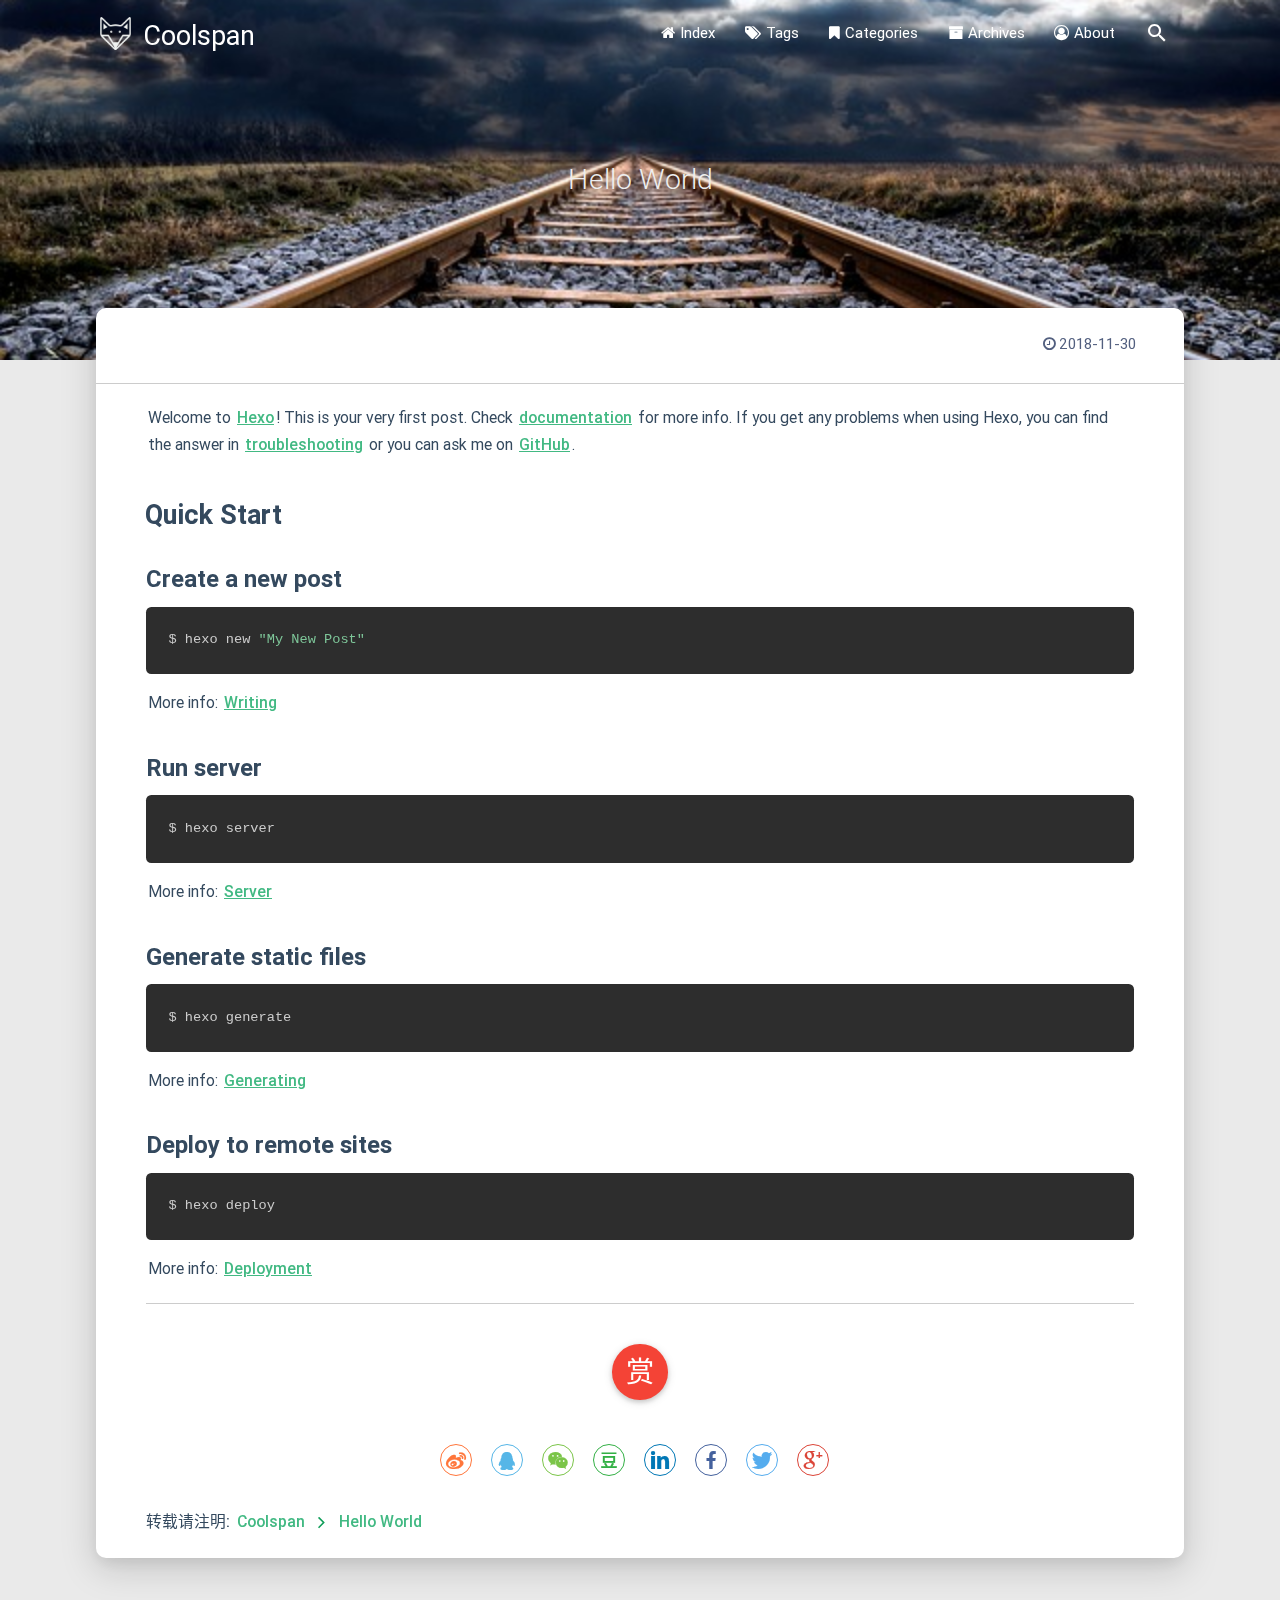
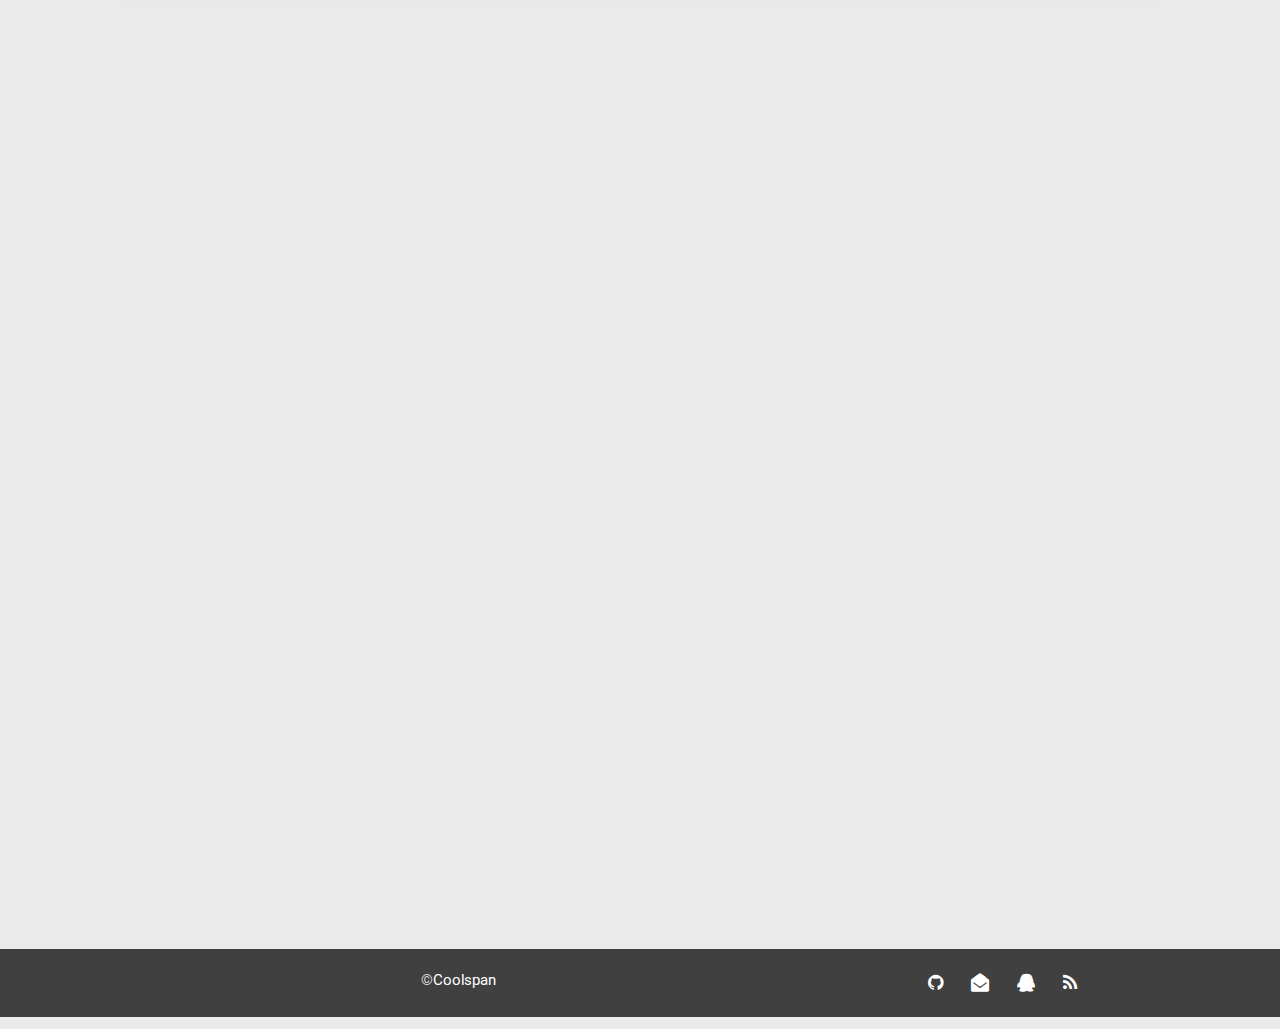
<file: 2018/11/30/hello-world/index.html>
<!DOCTYPE HTML>
<html lang="zh-CN">
<head>
    

<head><meta name="generator" content="Hexo 3.8.0">
    <meta charset="utf-8">
    <meta name="keywords" content="Hello World, Coolspan">
    <meta name="description" content="Welcome to Hexo! This is your very first post. Check documentation for more info. If you get any problems when using Hex">
    <meta http-equiv="X-UA-Compatible" content="IE=edge">
    <meta name="viewport" content="width=device-width, initial-scale=1.0">
    <meta name="renderer" content="webkit|ie-stand|ie-comp">
    <meta name="mobile-web-app-capable" content="yes">
    <meta name="format-detection" content="telephone=no">
    <meta name="apple-mobile-web-app-capable" content="yes">
    <meta name="apple-mobile-web-app-status-bar-style" content="black-translucent">
    <title>Hello World | Coolspan</title>
    <link rel="icon" type="image/png" href="/favicon.png">

    <link rel="stylesheet" type="text/css" href="/libs/awesome/css/font-awesome.min.css">
    <link rel="stylesheet" type="text/css" href="/libs/materialize/css/materialize.min.css">
    <link rel="stylesheet" type="text/css" href="/libs/aos/aos.css">
    <link rel="stylesheet" type="text/css" href="/libs/animate/animate.min.css">
    <link rel="stylesheet" type="text/css" href="/libs/lightGallery/css/lightgallery.min.css">
    <link rel="stylesheet" type="text/css" href="/css/matery.css">
    <link rel="stylesheet" type="text/css" href="/css/my.css">

    <script src="/libs/jquery/jquery-2.2.0.min.js"></script>
<link rel="stylesheet" href="/css/prism-tomorrow.css" type="text/css"></head>

</head>

<body>

<header class="navbar-fixed">
    <nav id="headNav" class="bg-color nav-transparent">
        <div id="navContainer" class="container">
            <div class="nav-wrapper">
                <div class="brand-logo">
                    <a href="/" class="waves-effect waves-light">
                        
                        <img src="/medias/logo.png" class="logo-img hide-on-small-only">
                        
                        <span class="logo-span">Coolspan</span>
                    </a>
                </div>
                <a href="#" data-activates="mobile-nav" class="button-collapse"><i class="fa fa-navicon"></i></a>
<ul class="right">
    
    <li class="hide-on-med-and-down">
        <a href="/" class="waves-effect waves-light">
            
            <i class="fa fa-home"></i>
            
            <span>Index</span>
        </a>
    </li>
    
    <li class="hide-on-med-and-down">
        <a href="/tags" class="waves-effect waves-light">
            
            <i class="fa fa-tags"></i>
            
            <span>Tags</span>
        </a>
    </li>
    
    <li class="hide-on-med-and-down">
        <a href="/categories" class="waves-effect waves-light">
            
            <i class="fa fa-bookmark"></i>
            
            <span>Categories</span>
        </a>
    </li>
    
    <li class="hide-on-med-and-down">
        <a href="/archives" class="waves-effect waves-light">
            
            <i class="fa fa-archive"></i>
            
            <span>Archives</span>
        </a>
    </li>
    
    <li class="hide-on-med-and-down">
        <a href="/about" class="waves-effect waves-light">
            
            <i class="fa fa-user-circle-o"></i>
            
            <span>About</span>
        </a>
    </li>
    
    <li>
        <a id="toggleSearch" class="waves-effect waves-light">
            <i id="searchIcon" class="mdi-action-search"></i>
        </a>
    </li>

</ul>

<div class="side-nav" id="mobile-nav">

    <div class="mobile-head bg-color">
        
        <img src="/medias/logo.png" class="logo-img circle responsive-img">
        
        <div class="logo-name">Coolspan</div>
        <div class="logo-desc">
            
            Android/iOS...移动端开发
            
        </div>
    </div>

    <ul class="menu-list mobile-menu-list">
        
        <li>
            <a href="/" class="waves-effect waves-light">
                
                <i class="fa fa-fw fa-home"></i>
                
                Index
            </a>
        </li>
        
        <li>
            <a href="/tags" class="waves-effect waves-light">
                
                <i class="fa fa-fw fa-tags"></i>
                
                Tags
            </a>
        </li>
        
        <li>
            <a href="/categories" class="waves-effect waves-light">
                
                <i class="fa fa-fw fa-bookmark"></i>
                
                Categories
            </a>
        </li>
        
        <li>
            <a href="/archives" class="waves-effect waves-light">
                
                <i class="fa fa-fw fa-archive"></i>
                
                Archives
            </a>
        </li>
        
        <li>
            <a href="/about" class="waves-effect waves-light">
                
                <i class="fa fa-fw fa-user-circle-o"></i>
                
                About
            </a>
        </li>
        
        
    </ul>

    <div class="social-link"><a href="https://github.com/coolspan" class="tooltipped" target="_blank" data-tooltip="访问我的GitHub" data-position="top" data-delay="50">
    <i class="fa fa-github"></i>
</a>
<a href="mailto:965266509@qq.com" class="tooltipped" target="_blank" data-tooltip="邮件联系我" data-position="top" data-delay="50">
    <i class="fa fa-envelope-open"></i>
</a>
<a href="#!" class="tooltipped" data-tooltip="QQ联系我: 965266509" data-position="top" data-delay="50">
    <i class="fa fa-qq"></i>
</a>

<a href="/atom.xml" class="tooltipped" target="_blank" data-tooltip="RSS 订阅" data-position="top" data-delay="50">
    <i class="fa fa-rss"></i>
</a>

</div>
</div>

            </div>
        </div>

        
    </nav>
</header>



<div class="bg-cover post-cover" style="background-image: url('/medias/featureimages/12.jpg')">
    <div class="container">
        <div class="row">
            <div class="col s12 m12 l12">
                <div class="brand">
                    <div class="description center-align post-title">
                        Hello World
                    </div>
                </div>
            </div>
        </div>
    </div>
</div>



<main class="container content">

    
    <!-- 文章内容详情 -->
<div id="artDetail">
    <div class="card">
        <div class="card-content article-info">
            
            <div class="post-info">
                

                <span class="post-date">
                    <i class="fa fa-clock-o fa-fw"></i>2018-11-30
                </span>
            </div>
        </div>
        <hr>
        <div class="card-content article-card-content">
            <div id="articleContent">
                <p>Welcome to <a href="https://hexo.io/" target="_blank" rel="noopener">Hexo</a>! This is your very first post. Check <a href="https://hexo.io/docs/" target="_blank" rel="noopener">documentation</a> for more info. If you get any problems when using Hexo, you can find the answer in <a href="https://hexo.io/docs/troubleshooting.html" target="_blank" rel="noopener">troubleshooting</a> or you can ask me on <a href="https://github.com/hexojs/hexo/issues" target="_blank" rel="noopener">GitHub</a>.</p>
<h2 id="Quick-Start"><a href="#Quick-Start" class="headerlink" title="Quick Start"></a>Quick Start</h2><h3 id="Create-a-new-post"><a href="#Create-a-new-post" class="headerlink" title="Create a new post"></a>Create a new post</h3><pre class=" language-bash"><code class="language-bash">$ hexo new <span class="token string">"My New Post"</span>
</code></pre>
<p>More info: <a href="https://hexo.io/docs/writing.html" target="_blank" rel="noopener">Writing</a></p>
<h3 id="Run-server"><a href="#Run-server" class="headerlink" title="Run server"></a>Run server</h3><pre class=" language-bash"><code class="language-bash">$ hexo server
</code></pre>
<p>More info: <a href="https://hexo.io/docs/server.html" target="_blank" rel="noopener">Server</a></p>
<h3 id="Generate-static-files"><a href="#Generate-static-files" class="headerlink" title="Generate static files"></a>Generate static files</h3><pre class=" language-bash"><code class="language-bash">$ hexo generate
</code></pre>
<p>More info: <a href="https://hexo.io/docs/generating.html" target="_blank" rel="noopener">Generating</a></p>
<h3 id="Deploy-to-remote-sites"><a href="#Deploy-to-remote-sites" class="headerlink" title="Deploy to remote sites"></a>Deploy to remote sites</h3><pre class=" language-bash"><code class="language-bash">$ hexo deploy
</code></pre>
<p>More info: <a href="https://hexo.io/docs/deployment.html" target="_blank" rel="noopener">Deployment</a></p>

            </div>
            <hr>

            
            <style>
    #reward {
        margin: 40px 0;
        text-align: center;
    }

    #reward .reward-link {
        font-size: 1.88rem;
    }

    #reward .btn-floating:hover {
        box-shadow: 0 6px 12px rgba(0, 0, 0, 0.2), 0 5px 15px rgba(0, 0, 0, 0.2);
    }

    #rewardModal {
        width: 320px;
        height: 350px;
    }

    #rewardModal .reward-title {
        margin: 15px auto;
        padding-bottom: 5px;
    }

    #rewardModal .modal-content {
        padding: 10px;
    }

    #rewardModal .close {
        position: absolute;
        right: 15px;
        top: 15px;
        color: rgba(0, 0, 0, 0.5);
        font-size: 1.3rem;
        line-height: 20px;
        cursor: pointer;
    }

    #rewardModal .reward-tabs {
        margin: 0 auto;
        width: 210px;
    }

    .reward-tabs .tabs {
        height: 38px;
        margin: 10px auto;
        padding-left: 0;
    }

    .reward-tabs .tabs .tab {
        height: 38px;
        line-height: 38px;
    }

    .reward-tabs .tab a {
        color: #fff;
        background-color: #ccc;
    }

    .reward-tabs .tab a:hover {
        color: #fff;
    }

    .reward-tabs .wechat-tab .active {
        color: #fff;
        background-color: #22AB38;
    }

    .reward-tabs .alipay-tab .active {
        color: #fff;
        background-color: #019FE8;
    }

    .reward-tabs .reward-img {
        width: 210px;
        height: 210px;
    }
</style>

<div id="reward">
    <a class="reward-link btn-floating btn-large waves-effect waves-light red">赏</a>

    <!-- Modal Structure -->
    <div id="rewardModal" class="modal">
        <div class="modal-content">
            <a class="close"><i class="fa fa-close"></i></a>
            <h4 class="reward-title">你的赏识是我前进的动力</h4>
            <div class="reward-content">
                <div class="reward-tabs">
                    <ul class="tabs">
                        <li class="tab wechat-tab waves-effect waves-light"><a class="active" href="#wechat">微信</a></li>
                        <li class="tab alipay-tab waves-effect waves-light"><a href="#alipay">支付宝</a></li>
                    </ul>
                    <div id="wechat">
                        <img src="/medias/reward/wechat.png" class="reward-img" alt="微信打赏二维码">
                    </div>
                    <div id="alipay">
                        <img src="/medias/reward/alipay.jpg" class="reward-img" alt="支付宝打赏二维码">
                    </div>
                </div>
            </div>
        </div>
    </div>
</div>

<script>
    $(function () {
        $('#reward .reward-link').on('click', function () {
            $('#rewardModal').openModal();
        });

        $('#rewardModal .close').on('click', function () {
            $('#rewardModal').closeModal();
        });
    });
</script>
            

            <link rel="stylesheet" type="text/css" href="/libs/share/css/share.min.css">

<div id="article-share">
    
    <div class="social-share" data-disabled="qzone" data-wechat-qrcode-helper="<p>微信里点“发现”->“扫一扫”二维码便可查看分享。</p>"></div>
    
</div>

<script src="/libs/share/js/social-share.min.js"></script>

            <div class="reprint">
                <p>
                    <span class="reprint-tip">转载请注明: </span>
                    <a href="http://coolspan.github.io" class="b-link-green">Coolspan</a>
                    <i class="fa fa-angle-right fa-lg fa-fw text-color"></i>
                    <a href="/2018/11/30/hello-world/" class="b-link-green">Hello World</a>
                </p>
            </div>
        </div>
    </div>

    

    
        <link rel="stylesheet" href="/libs/gitment/gitment-default.css">
<link rel="stylesheet" href="/css/gitment.css">

<div class="gitment-card card" data-aos="fade-up">
    <div id="gitment-content" class="card-content"></div>
</div>

<script src="/libs/gitment/gitment.js"></script>
<script>
var gitment = new Gitment({
    id: 'Fri Nov 30 2018 16:56:48 GMT+0800',
    owner: 'coolspan',
    repo: 'coolspan.github.io',
    oauth: {
        client_id: '3f7feba269055233d033',
        client_secret: '903fc3fba24808e8805dc1b96c2d48707a843ec3'
    }
});

gitment.render('gitment-content');
</script>
    

    

    

    

<article id="prenext-posts" class="prev-next articles">
    <div class="row article-row">
        
        <div class="article col s12 m6" data-aos="fade-up">
            <div class="article-badge left-badge text-color">本篇</div>
            <div class="card">
                <a href="/2018/11/30/hello-world/">
                    <div class="card-image">
                        
                        
                        <img src="/medias/featureimages/12.jpg" class="responsive-img" alt="Hello World">
                        
                        <span class="card-title">Hello World</span>
                    </div>
                </a>
                <div class="card-content article-content">
                    <div class="summary">Welcome to Hexo! This is your very first post. Check documentation for more info. If you get any problems when using Hex</div>
                    <div class="publish-info">
                            <span class="publish-date">
                                <i class="fa fa-clock-o fa-fw icon-date"></i>2018-11-30
                            </span>
                        <span class="publish-author">
                            
                            <i class="fa fa-user fa-fw"></i>
                            乔晓松
                            
                        </span>
                    </div>
                </div>

                
            </div>
        </div>
        
        
        <div class="article col s12 m6" data-aos="fade-up">
            <div class="article-badge right-badge text-color">下一篇</div>
            <div class="card">
                <a href="/2018/05/21/2018-05-21-单例模式/">
                    <div class="card-image">
                        
                        
                        <img src="/medias/featureimages/22.jpg" class="responsive-img" alt="单例模式(Singleton Pattern)">
                        
                        <span class="card-title">单例模式(Singleton Pattern)</span>
                    </div>
                </a>
                <div class="card-content article-content">
                    <div class="summary">单例模式定义
定义：确保某一个类有一个实例，而且自行实例化并向整个系统提供这个实例。单例模式是一种对象创建型模式。
单例模式的意图是为了确保一个类有且仅有一个实例，并为它提供一个全局访问点。

三个要点
单例类只能有一个实例
单例类必须自己</div>
                    <div class="publish-info">
                            <span class="publish-date">
                                <i class="fa fa-clock-o fa-fw icon-date"></i>2018-05-21
                            </span>
                        <span class="publish-author">
                            
                            <i class="fa fa-bookmark fa-fw icon-category"></i>
                            
                            <a href="/categories/blog/" class="post-category" target="_blank">
                                    blog
                                </a>
                            
                            
                        </span>
                    </div>
                </div>
                
                <div class="card-action article-tags">
                    
                    <a href="/tags/Single/" target="_blank">
                        <span class="chip bg-color">Single</span>
                    </a>
                    
                    <a href="/tags/单例模式/" target="_blank">
                        <span class="chip bg-color">单例模式</span>
                    </a>
                    
                </div>
                
            </div>
        </div>
        
    </div>
</article>
</div>
    

</main>

<footer class="page-footer bg-color">
    <div class="container row center-align">
        <div class="col s12 m8 l8 copy-right">
          &copy;<a href="https://coolspan.github.com">Coolspan</a>
            <!-- 本站由&copy;<a href="https://blinkfox.github.io/" target="_blank">Blinkfox</a>基于
            <a href="https://hexo.io/" target="_blank">Hexo</a> 采用
            <a href="https://github.com/blinkfox/hexo-theme-matery" target="_blank">hexo-theme-matery</a>的主题搭建. -->
        </div>
        <div class="col s12 m4 l4 social-link"><a href="https://github.com/coolspan" class="tooltipped" target="_blank" data-tooltip="访问我的GitHub" data-position="top" data-delay="50">
    <i class="fa fa-github"></i>
</a>
<a href="mailto:965266509@qq.com" class="tooltipped" target="_blank" data-tooltip="邮件联系我" data-position="top" data-delay="50">
    <i class="fa fa-envelope-open"></i>
</a>
<a href="#!" class="tooltipped" data-tooltip="QQ联系我: 965266509" data-position="top" data-delay="50">
    <i class="fa fa-qq"></i>
</a>

<a href="/atom.xml" class="tooltipped" target="_blank" data-tooltip="RSS 订阅" data-position="top" data-delay="50">
    <i class="fa fa-rss"></i>
</a>

</div>
    </div>
</footer>

<div class="progress-bar"></div>


<!-- 搜索遮罩框 -->
<div id="searchModal" class="modal">
    <div class="modal-content">
        <div class="search-header">
            <span class="title">搜索</span>
            <input type="search" id="searchInput" name="s" placeholder="请输入搜索的关键字" class="search-input" autofocus>
        </div>
        <div id="searchResult"></div>
    </div>
</div>

<script src="/js/search.js"></script>
<script type="text/javascript">
    searchFunc("/" + "search.xml", 'searchInput', 'searchResult');
</script>
<!-- 回到顶部按钮 -->
<div id="backTop" class="top-scroll">
    <a class="btn-floating btn-large waves-effect waves-light" href="#!">
        <i class="fa fa-angle-up"></i>
    </a>
</div>


<script src="/libs/materialize/js/materialize.min.js"></script>
<script src="/libs/masonry/masonry.pkgd.min.js"></script>
<script src="/libs/aos/aos.js"></script>
<script src="/libs/scrollprogress/scrollProgress.min.js"></script>
<script src="/libs/lightGallery/js/lightgallery-all.min.js"></script>
<script src="/js/matery.js"></script>
</body>
</html>
</file>
<file: css/matery.css>
/*全局基础样式*/
/*小屏幕下(手机类)的样式*/
@media only screen and (max-width: 601px) {
    .container {
        width: 95%;
    }
}

/*中等屏幕下(平板类)的样式*/
@media only screen and (min-width: 600px) and (max-width: 992px) {
    .container {
        width: 90%;
    }
}

/*大屏幕下(桌面类)的样式*/
@media only screen and (min-width: 993px) {
    .container {
        width: 85%;
        max-width: 1125px;
    }

    .post-container {
        width: 90%;
        margin: 0 auto;
        max-width: 1250px;
    }
}

body {
    background-color: #eaeaea;
    margin: 0;
    color: #34495e;
}

h1 {
    margin: 48px 0 22px -5px;
    font-size: 2.0rem;
    font-weight: bold;
    line-height: 2.0rem;
}

h2 {
    margin: 42px 0 18px -5px;
    font-size: 1.8rem;
    font-weight: bold;
    line-height: 1.8rem;
}

h3 {
    margin: 38px 0 15px -4px;
    font-size: 1.6rem;
    font-weight: bold;
    line-height: 1.7rem;
}

h4 {
    margin: 32px 0 12px -4px;
    font-size: 1.45rem;
    font-weight: bold;
    line-height: 1.45rem;
}

h5 {
    margin: 28px 0 8px -4px;
    font-size: 1.2rem;
    font-weight: bold;
    line-height: 1.2rem;
}

h6 {
    margin: 22px 0 4px -4px;
    font-size: 1.1rem;
    line-height: 1.1rem;
}

p {
    font-size: 1rem;
    line-height: 1.5rem;
}

hr {
    margin: 20px 0;
    border: 0;
    border-top: 1px solid #ccc;
}

blockquote {
    border-left: 5px solid #42b983;
    padding: 1rem 0.8rem 0.2rem 0.8rem;
    color: #666;
    background-color: rgba(66, 185, 131, .1);
}

pre {
    padding: 1.5rem !important;
    margin: 1rem 0 !important;
    background: #272822;
    overflow: auto;
    border-radius: 0.35rem;
    tab-size: 4;
}

code {
    padding: 1px 5px;
    font-size: 0.91rem;
    color: #e96900;
    background-color: #f8f8f8;
    border-radius: 2px;
}

pre code {
    padding: 0;
    color: #e8eaf6;
    background-color: #272822;
}

pre[class*="language-"] {
    padding: 1.2em;
    margin: .5em 0;
}

code[class*="language-"],
pre[class*="language-"] {
    color: #e8eaf6;
}

b,
strong {
    font-weight: bold;
}

dfn {
    font-style: italic;
}

small {
    font-size: 85%;
}

cite {
    font-style: normal;
}

mark {
    background-color: #fcf8e3;
    padding: .2em;
}

.card {
    border-radius: 10px;
    box-shadow: 0 15px 35px rgba(50, 50, 93, .1), 0 5px 15px rgba(0, 0, 0, .07) !important;
}

.card .card-image img {
    border-radius: 5px 5px 0 0;
}

.container .row {
    margin-bottom: 0;
}

/* 4cbf30 */
.bg-color {
    background-image: linear-gradient(to right, #404040 0%, #404040 100%);
}

.text-color {
    color: #0f9d58 !important;
}

/*头部导航栏样式*/
@media only screen and (max-width: 600px) {
    header nav .brand-logo {
        left: 80px;
        width: 100px;
        font-size: 1.6rem;
        -webkit-transform: translateX(-50%);
        transform: translateX(-50%);
    }

    header .brand-logo .logo-span {
        font-size: 1.6rem !important;
    }
}

.progress-bar {
    height: 4px;
    position: fixed;
    bottom: 0;
    z-index: 300;
    background: linear-gradient(to right, #4cbf30 0%, #0f9d58 100%);
    opacity: 0.8;
}

nav, .side-nav {
    box-shadow: 0 2px 5px 0 rgba(0, 0, 0, 0.16), 0 7px 10px 0 rgba(0, 0, 0, 0.12);
}

header .nav-transparent {
    background-color: transparent !important;
    background-image: none;
    box-shadow: none;
}

header nav .brand-span {
    font-size: 1.45rem;
}

header .brand-logo .logo-img {
    height: 45px;
    vertical-align: middle;
    padding-bottom: 6px;
}

header .brand-logo .logo-span {
    font-size: 1.8rem;
}

header .button-collapse i {
    font-size: 1.5rem;
}

header .side-nav .mobile-head {
    padding: 0 15px;
}

header .side-nav .mobile-head img {
    margin-top: 30px;
    width: 75px;
    height: 75px;
}

header .side-nav .mobile-head .logo-name {
    margin-top: -30px;
    padding-left: 10px;
    font-size: 1.5rem;
}

header .side-nav .mobile-head .logo-desc {
    margin-top: -10px;
    padding-left: 10px;
    padding-bottom: 10px;
    font-size: 0.8rem;
    line-height: 1.3rem;
    color: #e3e3e3;
}

header .side-nav .menu-list li {
    padding: 0;
    margin-left: -15px;
}

header .side-nav .menu-list a {
    height: 50px;
    line-height: 50px;
}

header .side-nav .menu-list a i {
    line-height: 16px;
}

.mobile-menu-list a i {
    font-size: 1.1rem;
}

header .side-nav .fa-fw {
    width: 5rem;
    text-align: left;
}

header .side-nav .social-link {
    position: absolute;
    bottom: 45px;
    padding-left: 15px;
}

.social-link a {
    font-size: 1.2rem;
    display: inline;
    padding: 0 12px;
}

.cover-btns {
    position: relative;
    top: 10vh;
    text-align: center;
}

.cover-btns a {
    margin: 10px 15px;
    padding: 0 35px;
    height: 45px;
    line-height: 45px;
    font-size: 1rem;
    color: #fff;
    border: 1px solid #fff;
    background-color: transparent;
    border-radius: 30px;
    box-shadow: none;
}

.cover-btns a:hover {
    border: 1px solid #f44336;
    background-color: #f44336;
    box-shadow: 0 14px 26px -12px rgba(233, 30, 99, 0.42), 0 4px 23px 0px rgba(0, 0, 0, 0.12), 0 8px 10px -5px rgba(233, 30, 99, 0.2);
}

.cover-btns a i {
    font-size: 1.1rem;
    padding-right: 5px;
}

.cover-social-link {
    position: relative;
    top: 18vh;
    text-align: center;
}

.cover-social-link a {
    padding: 0 15px;
    font-size: 1.35rem;
    color: #fff;
}

header .go-back {
    float: left;
    position: relative;
    padding-left: 5px;
    padding-right: 5px;
    z-index: 1;
    height: 56px;
}

header .go-back i {
    font-size: 1.6rem;
    font-weight: 200;
    line-height: 56px;
}

/* 背景图效果. */
.bg-cover {
    position: relative;
    display: flex;
    align-items: center;
    height: 60vh;
    padding: 0;
    margin-top: -64px;
    border: 0;
    overflow: hidden;
    background-position: center center;
    background-size: cover;
    transform: translate3d(0px, 0px, 0px);
}

.post-cover {
    height: 40vh !important;
}

.bg-cover:after {
    -webkit-animation: rainbow 60s infinite;
    animation: rainbow 60s infinite;
}

.bg-cover:before, .bg-cover:after {
    position: absolute;
    z-index: 1;
    width: 100%;
    height: 100%;
    display: block;
    left: 0;
    top: 0;
    content: "";
}

.bg-cover .container {
    position: relative;
    color: #fff;
    z-index: 2;
}

.bg-cover .title {
    font-size: 4rem;
    font-weight: 700;
    line-height: 1.85em;
    margin-bottom: 20px;
    position: relative;
}

.bg-cover .description {
    font-size: 1.25rem;
    font-weight: 300;
    line-height: 1.4em;
    color: #eee;
}

.bg-cover .post-title {
    font-size: 1.9rem;
}

@-webkit-keyframes rainbow {
    0%,
    100% {
        background: rgba(156, 39, 176, 0.75);
        background: linear-gradient(45deg, rgba(156, 39, 176, 0.75) 0%, rgba(156, 39, 176, 0.65) 100%);
        background: -moz-linear-gradient(135deg, rgba(156, 39, 176, 0.75) 0%, rgba(156, 39, 176, 0.65) 100%);
        background: -webkit-linear-gradient(135deg, rgba(156, 39, 176, 0.75) 0%, rgba(156, 39, 176, 0.65) 100%);
    }
    16% {
        background: rgba(132, 13, 121, 0.75);
        background: linear-gradient(45deg, rgba(132, 13, 121, 0.75) 0%, rgba(132, 13, 121, 0.65) 100%);
        background: -moz-linear-gradient(135deg, rgba(132, 13, 121, 0.75) 0%, rgba(132, 13, 121, 0.65) 100%);
        background: -webkit-linear-gradient(135deg, rgba(132, 13, 121, 0.75) 0%, rgba(132, 13, 121, 0.65) 100%);
    }
    32% {
        background: rgba(239, 83, 80, 0.75);
        background: linear-gradient(45deg, rgba(239, 83, 80, 0.75) 0%, rgba(239, 83, 80, 0.65) 100%);
        background: -moz-linear-gradient(135deg, rgba(239, 83, 80, 0.75) 0%, rgba(239, 83, 80, 0.65) 100%);
        background: -webkit-linear-gradient(135deg, rgba(239, 83, 80, 0.75) 0%, rgba(239, 83, 80, 0.65) 100%);
    }
    48% {
        background: rgba(255, 87, 34, 0.75);
        background: linear-gradient(45deg, rgba(255, 87, 34, 0.75) 0%, rgba(255, 87, 34, 0.65) 100%);
        background: -moz-linear-gradient(135deg, rgba(255, 87, 34, 0.75) 0%, rgba(255, 87, 34, 0.65) 100%);
        background: -webkit-linear-gradient(135deg, rgba(255, 87, 34, 0.75) 0%, rgba(255, 87, 34, 0.65) 100%);
    }
    64% {
        background: rgba(255, 160, 0, 0.75);
        background: linear-gradient(45deg, rgba(255, 160, 0, 0.75) 0%, rgba(255, 160, 0, 0.65) 100%);
        background: -moz-linear-gradient(135deg, rgba(255, 160, 0, 0.75) 0%, rgba(255, 112, 66, 0.65) 100%);
        background: -webkit-linear-gradient(135deg, rgba(255, 160, 0, 0.75) 0%, rgba(255, 160, 0, 0.65) 100%);
    }
    80% {
        background: rgba(233, 30, 99, 0.75);
        background: linear-gradient(45deg, rgba(233, 30, 99, 0.75) 0%, rgba(233, 30, 99, 0.65) 100%);
        background: -moz-linear-gradient(135deg, rgba(233, 30, 99, 0.75) 0%, rgba(233, 30, 99, 0.65) 100%);
        background: -webkit-linear-gradient(135deg, rgba(2233, 30, 99, 0.75) 0%, rgba(233, 30, 99, 0.65) 100%);
    }
}

@keyframes rainbow {
    0%,
    100% {
        background: rgba(156, 39, 176, 0.75);
        background: linear-gradient(45deg, rgba(156, 39, 176, 0.75) 0%, rgba(156, 39, 176, 0.65) 100%);
        background: -moz-linear-gradient(135deg, rgba(156, 39, 176, 0.75) 0%, rgba(156, 39, 176, 0.65) 100%);
        background: -webkit-linear-gradient(135deg, rgba(156, 39, 176, 0.75) 0%, rgba(156, 39, 176, 0.65) 100%);
    }
    16% {
        background: rgba(132, 13, 121, 0.75);
        background: linear-gradient(45deg, rgba(132, 13, 121, 0.75) 0%, rgba(132, 13, 121, 0.65) 100%);
        background: -moz-linear-gradient(135deg, rgba(132, 13, 121, 0.75) 0%, rgba(132, 13, 121, 0.65) 100%);
        background: -webkit-linear-gradient(135deg, rgba(132, 13, 121, 0.75) 0%, rgba(132, 13, 121, 0.65) 100%);
    }
    32% {
        background: rgba(239, 83, 80, 0.75);
        background: linear-gradient(45deg, rgba(239, 83, 80, 0.75) 0%, rgba(239, 83, 80, 0.65) 100%);
        background: -moz-linear-gradient(135deg, rgba(239, 83, 80, 0.75) 0%, rgba(239, 83, 80, 0.65) 100%);
        background: -webkit-linear-gradient(135deg, rgba(239, 83, 80, 0.75) 0%, rgba(239, 83, 80, 0.65) 100%);
    }
    48% {
        background: rgba(255, 87, 34, 0.75);
        background: linear-gradient(45deg, rgba(255, 87, 34, 0.75) 0%, rgba(255, 87, 34, 0.65) 100%);
        background: -moz-linear-gradient(135deg, rgba(255, 87, 34, 0.75) 0%, rgba(255, 87, 34, 0.65) 100%);
        background: -webkit-linear-gradient(135deg, rgba(255, 87, 34, 0.75) 0%, rgba(255, 87, 34, 0.65) 100%);
    }
    64% {
        background: rgba(255, 160, 0, 0.75);
        background: linear-gradient(45deg, rgba(255, 160, 0, 0.75) 0%, rgba(255, 160, 0, 0.65) 100%);
        background: -moz-linear-gradient(135deg, rgba(255, 160, 0, 0.75) 0%, rgba(255, 112, 66, 0.65) 100%);
        background: -webkit-linear-gradient(135deg, rgba(255, 160, 0, 0.75) 0%, rgba(255, 160, 0, 0.65) 100%);
    }
    80% {
        background: rgba(233, 30, 99, 0.75);
        background: linear-gradient(45deg, rgba(233, 30, 99, 0.75) 0%, rgba(233, 30, 99, 0.65) 100%);
        background: -moz-linear-gradient(135deg, rgba(233, 30, 99, 0.75) 0%, rgba(233, 30, 99, 0.65) 100%);
        background: -webkit-linear-gradient(135deg, rgba(2233, 30, 99, 0.75) 0%, rgba(233, 30, 99, 0.65) 100%);
    }
}

.recommend {
    margin-top: 20px;
}

.notice {
    margin-top: -40px;
}

.notice .card {
    border-radius: 5px;
}

#recommend-sections {
    margin-top: -30px;
    padding-top: 30px;
}

.recommend .card .card-content {
    padding: 20px 40px;
}

@media only screen and (min-width: 1418px) {
    .notice {
        margin-top: 30px;
        padding: 0 0.75rem;
    }

    .recommend {
        margin-top: 20px;
        padding: 0 0.75rem;
    }
}

@media only screen and (max-width: 601px) {
    .recommend .card .card-content {
        padding: 10px 10px;
    }
}

/*中等屏幕下(平板类)的样式*/
@media only screen and (min-width: 600px) and (max-width: 992px) {
    .recommend .card .card-content {
        padding: 20px 20px;
    }
}

.recommend .row .col {
    padding: 0 1.25rem;
}

.recommend .title {
    margin-top: 25px;
    margin-bottom: 25px;
    text-align: center;
    font-size: 1.8rem;
    font-weight: 700;
    line-height: 1.8rem;
}

.recommend .post-card:before {
    position: absolute;
    z-index: 0;
    width: 100%;
    height: 100%;
    display: block;
    left: 0;
    top: 0;
    content: "";
    background-color: rgba(0, 0, 0, .3);
    border-radius: 10px;
}

.recommend .post-card {
    position: relative;
    width: 100%;
    height: 300px;
    max-height: 300px;
    margin-bottom: 15px;
    margin-top: 15px;
    text-align: center;
    border: 0;
    border-radius: 10px;
    color: rgba(0, 0, 0, .87);
    background: #fff 50%;
    background-size: cover;
    box-shadow: 0 15px 35px rgba(50, 50, 93, .1), 0 5px 15px rgba(0, 0, 0, .07);
}

.recommend .post-card .post-body {
    position: relative;
    margin: 0 auto;
    padding: 1.8rem 1.25rem;
    z-index: 2;
}

.recommend .post-card .post-categories {
    margin: 10px auto;
}

.recommend .post-card .post-categories .category {
    padding: 0 8px;
    color: hsla(0, 0%, 100%, .7) !important;
    font-size: .75rem;
    font-weight: 500;
}

.recommend .post-card a {
    color: #fff;
}

.recommend .post-card .post-title {
    height: 48px;
    margin-top: 10px;
    margin-bottom: 5px;
}

.recommend .post-card .post-description {
    margin: 20px auto;
    max-width: 500px;
    height: 65px;
    max-height: 65px;
    font-size: 14px;
    color: hsla(0, 0%, 100%, .7) !important;
}

.recommend .post-card .read-more {
    height: 40px;
    margin: .6rem 1px;
    font-size: 0.9rem;
    font-weight: 400;
    line-height: 40px;
    color: #fff;
    border-radius: 30px;
    box-shadow: 0 2px 2px 0 rgba(244, 67, 54, .14), 0 3px 1px -2px rgba(244, 67, 54, .2), 0 1px 5px 0 rgba(244, 67, 54, .12);
}

.recommend .post-card .read-more .icon {
    font-size: 1.05rem;
    padding-right: 10px;
}

.archive-calendar {
    margin-top: -60px;
    max-width: 820px;
}

#post-calendar {
    width: 100%;
    height: 225px;
}

.settings-content {
    margin-top: -10px;
}

/*文章列表卡片各样式*/
#articles {
    margin-top: 10px;
    margin-bottom: 10px;
}

article a {
    margin-right: 0 !important;
    color: #525f7f;
    text-transform: none !important;
}

article a:hover {
    font-weight: bold;
    color: #42b983;
    text-decoration: underline;
}

.articles .row {
    margin-left: 0;
    margin-right: 0;
}

article .card {
    border-radius: 10px;
}

article .card-image img {
    height: 220px;
    border-radius: 0.3rem;
}

article .tag-image img {
    height: 220px;
}

article .card .card-content {
    padding: 15px 15px 12px 18px;
}

article .article-content .summary {
    padding-bottom: 2px;
    padding-left: 0;
    margin-bottom: 6px;
}

article .article-content .publish-author {
    float: right;
}

.publish-date .icon-date {
    padding-right: 5px;
}

.publish-author .icon-category {
    padding-left: 10px;
}

.article-content .publish-author .post-category {
    padding-left: 5px;
}

article .card .card-action {
    padding: 10px 15px 10px 18px;
}

article .article-tags .chip {
    margin: 2px;
    font-size: 0.8rem;
    font-weight: 400;
    height: 22px;
    line-height: 22px;
    color: #fff;
    border-radius: 10px;
}

.prev-next {
    margin-left: -0.75rem;
}

.prev-next .article-badge {
    min-width: 3rem;
    margin-top: 7px;
    padding: 3px 10px 3px 8px;
    text-align: center;
    font-size: 1rem;
    line-height: inherit;
    position: absolute;
    box-sizing: border-box;
    z-index: 200;
    background-color: #fff;
    font-weight: 500;
}

.prev-next .left-badge {
    border-radius: 0 5px 5px 0;
}

.prev-next .right-badge {
    border-radius: 5px 0 0 5px;
    right: 10px;
}

.paging .row {
    margin-left: 0;
    margin-right: 0;
}

.paging .page-info {
    font-size: 1.4rem;
    color: #888;
    padding-top: 1rem;
}

.paging i {
    font-size: 2.5rem;
}

.paging .disabled {
    background-color: #ccc !important;
}

.paging .disabled i {
    color: #999 !important;
}

/*文章详情样式*/
#artDetail {
    margin-top: -60px;
}

@media only screen and (min-width: 1418px) {
    #artDetail {
        margin-top: -60px;
        padding: 0 0.75rem;
    }
}

#artDetail .card {
    box-shadow: 0 10px 35px 2px rgba(0, 0, 0, .15),
    0 5px 15px rgba(0, 0, 0, .07),
    0 2px 5px -5px rgba(0, 0, 0, .1) !important;
}

#artDetail a {
    margin-right: 0 !important;
    text-transform: none !important;
}

#artDetail .article-info {
    padding: 25px 48px 30px 50px;
    margin-bottom: 20px;
}

#artDetail .article-tag {
    float: left;
}

#artDetail .post-info {
    float: right;
}

#artDetail .article-tag .chip {
    font-size: 1rem;
    font-weight: 400;
    height: 25px;
    line-height: 25px;
    color: #fff;
    border-radius: 15px;
    margin-right: 5px;
    margin-bottom: 2px;
}

#artDetail .post-info .post-cate {
    margin-right: 15px;
    color: #525f7f;
}

#artDetail .post-info .post-category {
    padding-right: 4px;
    color: #525f7f;
}

#artDetail .post-info .post-category:hover {
    font-weight: bold;
    color: #42b983;
    text-decoration: underline;
}

#artDetail .post-info .post-date {
    color: #525f7f;
}

#artDetail .article-card-content {
    padding: 0 15px 20px 18px;
}

@media only screen and (max-width: 601px) {
    #artDetail .article-info {
        padding: 25px 15px 30px 18px;
        margin-bottom: 20px;
    }
}

@media only screen and (min-width: 600px) and (max-width: 992px) {
    #artDetail .article-card-content {
        padding: 0 30px 20px 32px;
    }

    #artDetail .article-info {
        padding: 25px 30px 30px 32px;
        margin-bottom: 20px;
    }
}

@media only screen and (min-width: 993px) {
    #artDetail .article-card-content {
        padding: 0 50px 20px 50px;
    }
}

#artDetail .reprint {
    margin: 15px 0 5px 0;
}

#artDetail .reprint .reprint-tip {
    margin-right: 3px;
    font-size: 1.05rem;
    font-weight: 500;
}

#artDetail .reprint a {
    font-size: 1.05rem;
    color: #42b983;
    font-weight: 500;
}

#articleContent p {
    margin: 2px 2px 10px;
    font-size: 1.05rem;
    line-height: 1.85rem;
}

#articleContent blockquote p {
    text-indent: 0.2rem;
}

#articleContent a {
    padding: 0 2px;
    color: #42b983;
    font-weight: 500;
    text-decoration: underline;
}

#articleContent img {
    max-width: 100%;
    height: auto;
    cursor: pointer;
}

#articleContent ol,
ul {
    display: block;
    padding-left: 2em;
    word-spacing: 0.05rem;
}

#articleContent ul li,
ol li {
    display: list-item;
    line-height: 1.8rem;
    font-size: 1rem;
}

#articleContent ul li {
    list-style-type: disc;
}

#articleContent ul ul li {
    list-style-type: circle;
}

#articleContent table, th, td {
    padding: 12px 13px;
    border: 1px solid #dfe2e5;
}

table tr:nth-child(2n), thead {
    background-color: #fafafa;
}

#articleContent table th {
    background-color: #f2f2f2;
    min-width: 80px;
}

#articleContent table td {
    min-width: 80px;
}

#articleContent [type="checkbox"]:not(:checked), [type="checkbox"]:checked {
    position: inherit;
    margin-left: -1.3rem;
    margin-right: 0.4rem;
    margin-top: -1px;
    vertical-align: middle;
    left: unset;
    visibility: visible;
}

#article-share .social-share {
    text-align: center;
    margin: 30px 0;
}

@media only screen and (min-width: 600px) {
    #article-share .social-share a {
        margin-right: 15px !important;
    }
}

.chip-container {
    margin-top: -60px;
}

.chip-container .tag-title {
    margin-bottom: 10px;
    color: #3C4858;
    font-size: 1.75rem;
    font-weight: 400;
}

.chip-container .tag-chips {
    margin: 1rem auto 0.5rem;
    max-width: 850px;
    text-align: center;
}

.chip-container .tags-posts {
    margin-top: 20px;
}

.chip-container .chip-default {
    color: #34495e;
}

.chip-container .chip-active {
    color: #FFF !important;
    background: linear-gradient(to bottom right, #FF5E3A 0%, #FF2A68 100%) !important;
    box-shadow: 2px 5px 10px #aaa !important;
}

.chip-container .chip {
    margin: 10px 10px;
    padding: 0 16px;
    display: inline-block;
    height: 38px;
    min-width: 80px;
    line-height: 39px;
    font-size: 1rem;
    font-weight: 500;
    border-radius: 5px;
    word-wrap: break-word;
    cursor: pointer;
    box-shadow: 0 3px 5px rgba(0, 0, 0, .12);
}

.chip-container .chip:hover {
    color: #fff;
    background: linear-gradient(to right, #4cbf30 0%, #0f9d58 100%) !important;
}

.chip .tag-length {
    margin-left: 5px;
    margin-right: -2px;
    font-size: 0.5rem;
}

.chip-default .tag-length {
    color: #e91e63;
}

.chip-active .tag-length {
    color: #fff;
}

/* archive page. */
#cd-timeline .year {
    position: relative;
    width: 80px;
    height: 80px;
    margin: 10px 0 50px -20px;
    padding: 21px 10px;
    background-color: #ff5722;
    color: #fff;
    font-size: 1.8rem;
    font-weight: 600;
}

#cd-timeline .year a {
    color: #fff;
}

#cd-timeline .month {
    position: relative;
    width: 60px;
    height: 60px;
    margin: 10px 0 30px -10px;
    padding: 14px 16px;
    background-color: #ef6c00;
    color: #fff;
    font-size: 1.7rem;
    font-weight: 600;
}

#cd-timeline .month a {
    color: #fff;
}

#cd-timeline .day {
    position: relative;
    padding: 8px 10px;
    background-color: #ffa726;
    color: #fff;
    font-size: 1.2rem;
    font-weight: 500;
}

#cd-timeline {
    /*width: 90%;*/
    max-width: 820px;
    position: relative;
    margin-top: 2rem;
    margin-bottom: 2rem;
}

#cd-timeline::before {
    /* this is the vertical line */
    content: '';
    position: absolute;
    top: 0;
    left: 18px;
    height: 100%;
    width: 4px;
    background: #0f9d58;
}

@media only screen and (min-width: 900px) {
    #cd-timeline {
        margin-top: 2rem;
        margin-bottom: 2rem;
    }

    #cd-timeline::before {
        left: 50%;
        margin-left: -2px;
    }

    #cd-timeline .year {
        margin: 10px 0 50px -40px;
        padding: 22px 11px;
    }

    #cd-timeline .month {
        margin: 10px 0 30px -30px;
        padding: 14px 16px;
    }
}

.cd-timeline-block {
    position: relative;
    margin: 1em 0;
}

.cd-timeline-block::after {
    clear: both;
    content: "";
    display: table;
}

.cd-timeline-block:first-child {
    margin-top: 0;
}

.cd-timeline-block:last-child {
    margin-bottom: 0;
}

@media only screen and (min-width: 870px) {
    .cd-timeline-block {
        margin: 1em 0;
    }

    .cd-timeline-block:first-child {
        margin-top: 0;
    }

    .cd-timeline-block:last-child {
        margin-bottom: 0;
    }
}

.cd-timeline-img {
    position: absolute;
    top: 0;
    left: 0;
    width: 40px;
    height: 40px;
    border-radius: 50%;
    box-shadow: 0 0 0 4px #ffffff, inset 0 2px 0 rgba(0, 0, 0, 0.08), 0 3px 0 4px rgba(0, 0, 0, 0.05);
}

@media only screen and (min-width: 900px) {
    .cd-timeline-img {
        width: 40px;
        height: 40px;
        left: 50%;
        margin-left: -20px;
        /* Force Hardware Acceleration in WebKit */
        -webkit-transform: translateZ(0);
        -webkit-backface-visibility: hidden;
    }

    .cssanimations .cd-timeline-img.is-hidden {
        visibility: hidden;
    }

    .cssanimations .cd-timeline-img.bounce-in {
        visibility: visible;
        -webkit-animation: cd-bounce-1 0.6s;
        -moz-animation: cd-bounce-1 0.6s;
        animation: cd-bounce-1 0.6s;
    }
}

.cd-timeline-content {
    position: relative;
    margin-top: -40px;
    margin-left: 60px;
    padding: 0;
    border-radius: 5px;
    background: #ffffff;
    box-shadow: 0 15px 35px rgba(50, 50, 93, .1), 0 5px 15px rgba(0, 0, 0, .07) !important;
}

.cd-timeline-content::after {
    clear: both;
    content: "";
    display: table;
}

.cd-timeline-content .card {
    margin: 0;
}

.cd-timeline-content::before {
    content: '';
    position: absolute;
    top: 18px !important;
    right: 100%;
    height: 0;
    width: 14px;
    margin-left: 2px;
    margin-right: 2px;
    border: 1px dashed #ffa726;
}

@media only screen and (min-width: 768px) {
    .cd-timeline-content h2 {
        font-size: 1.25rem;
    }

    .cd-timeline-content p {
        font-size: 1rem;
    }

    .cd-timeline-content .cd-read-more,
    .cd-timeline-content .cd-date {
        font-size: 0.875rem;
    }
}

@media only screen and (min-width: 900px) {
    .cd-timeline-content {
        margin-left: 0;
        padding: 0;
        width: 45%;

    }

    .cd-timeline-content::before {
        top: 24px;
        left: 100%;
    }

    .cd-timeline-content .cd-read-more {
        float: left;
    }

    .cd-timeline-block:nth-child(even) .cd-timeline-content {
        float: right;
    }

    .cd-timeline-block:nth-child(even) .cd-timeline-content::before {
        top: 24px;
        left: auto;
        right: 100%;
        border-color: #ffa726;
    }

    .cd-timeline-block:nth-child(even) .cd-timeline-content .cd-read-more {
        float: right;
    }

    .cssanimations .cd-timeline-content.is-hidden {
        visibility: hidden;
    }

    .cssanimations .cd-timeline-content.bounce-in {
        visibility: visible;
        -webkit-animation: cd-bounce-2 0.6s;
        -moz-animation: cd-bounce-2 0.6s;
        animation: cd-bounce-2 0.6s;
    }
}

/* about page styles. */

.about-container {
    width: 90%;
    max-width: 1225px;
    margin-top: -60px;
}

@media only screen and (max-width: 601px) {
    .about-container {
        width: 95%;
    }
}

.post-statis {
    text-align: center;
}

.post-statis .statis {
    display: inline-block;
    padding: 0.3rem 0.8rem;
    text-align: center;
    letter-spacing: .03rem;
}

.post-statis .statis .count {
    display: block;
    font-size: 1.3rem;
    font-weight: bold;
    text-decoration: underline;
}

.post-statis .statis .count a {
    color: #42b983;
}

.post-statis .statis .name {
    font-size: 0.9rem;
    color: #777;
}

#aboutme .social-link {
    margin: 0.5rem 0;
    text-align: center;
}

#aboutme .social-link a {
    display: inline-block;
    width: 2.3rem;
    height: 2.3rem;
    line-height: 2.2rem;
    margin: 0 0.5rem;
    padding: 0;
    color: #fff;
    border: 1px solid #0f9d58;
    background: radial-gradient(#4cbf30, #0f9d58);;
    font-size: 0.9rem;
    border-radius: 50%;
    box-shadow: 0 4px 6px rgba(50, 50, 93, .21), 0 2px 3px rgba(0, 0, 0, .1);
}

.profile .avatar-img {
    max-width: 160px;
    width: 100%;
    margin: 0 auto;
    transform: translate3d(0, -65%, 0);
}

.profile .author {
    margin-top: -80px;
}

.profile .author .post-statis {
    margin: 0.5rem 0 1.4rem 0;
}

.profile .author .title {
    margin-bottom: 0.1rem;
    font-size: 1.8rem;
    font-weight: 500;
    color: #3C4858;
}

.profile .author .career {
    margin: 8px 0;
    font-size: 0.9rem;
    font-weight: 400;
    color: #777;
}

#aboutme .profile .social-link {
    margin: 1.5rem 0 0.8rem 0;
}

#aboutme .introduction {
    margin: 1.5rem auto 3rem;
    max-width: 600px;
    color: #999;
}

.post-charts,
.my-projects,
.my-skills,
.post-charts {
    padding: 3.8rem 1.5rem 0.8rem 1.5rem;
}

.post-charts, .title,
.my-projects .title,
.my-skills .title,
.my-gallery .title {
    font-size: 2rem;
    margin-bottom: 2.25rem;
}

.my-projects .info {
    max-width: 360px;
    margin: 0 auto;
    padding: 1rem 0 1rem;
}

.my-projects .info .icon {
    display: inline-block;
    width: 76px;
    height: 76px;
    text-align: center;
    line-height: 76px;
    color: #fff;
    font-size: 1.75rem;
    border-radius: 50%;
}

.my-projects .info .info-title {
    margin: 1.25rem 0 0.875rem;
    font-size: 1.25rem;
    font-weight: 500;
    line-height: 1.5em;
}

.my-projects .info .info-title a {
    color: #34495e;
}

.my-projects .info .info-desc {
    margin: 0 0 10px;
    font-size: 0.9rem;
    color: #999;
}

.my-skills .skillbar {
    position: relative;
    display: block;
    max-width: 360px;
    margin: 15px auto;
    background: #eee;
    height: 30px;
    border-radius: 35px;
    -moz-border-radius: 35px;
    -webkit-border-radius: 35px;
    -webkit-transition: 0.4s linear;
    -moz-transition: 0.4s linear;
    -o-transition: 0.4s linear;
    transition: 0.4s linear;
    -webkit-transition-property: width, background-color;
    -moz-transition-property: width, background-color;
    -o-transition-property: width, background-color;
    transition-property: width, background-color;
}

.skillbar .skillbar-title {
    position: absolute;
    top: 0;
    left: 0;
    width: 110px;
    font-size: 0.9rem;
    color: #ffffff;
    border-radius: 35px;
    -webkit-border-radius: 35px;
    -moz-border-radius: 35px;
}

.skillbar .skillbar-title span {
    display: block;
    background: rgba(0, 0, 0, 0.15);
    padding: 0 20px;
    height: 30px;
    line-height: 30px;
    border-radius: 35px;
    -webkit-border-radius: 35px;
    -moz-border-radius: 35px;
}

.skillbar .skillbar-bar {
    height: 30px;
    width: 0;
    border-radius: 35px;
    -moz-border-radius: 35px;
    -webkit-border-radius: 35px;
}

.skillbar .skill-bar-percent {
    position: absolute;
    right: 10px;
    top: 0;
    font-size: 12px;
    height: 30px;
    line-height: 30px;
    color: #ffffff;
    color: rgba(0, 0, 0, 0.5);
}

.my-skills .other-skills {
    margin-top: 2rem;
}

.other-skills .sub-title {
    font-size: 1.5rem;
}

.other-skills .tag-chips {
    max-width: 600px;
}

.other-skills .chip {
    background-color: #fff;
    border: 1px solid #eee;
}

.other-skills .chip:hover {
    color: #fff;
    background: linear-gradient(to right, #4cbf30 0%, #0f9d58 100%);;
    border: 1px solid #4cbf30;
    box-shadow: 0 5px 5px rgba(0, 0, 0, .25)
}

.my-gallery {
    margin: 4.5rem auto 1rem;
    padding: 0 1.2rem;
    max-width: 1100px;
}

.my-gallery .photo {
    margin: .5rem 0;
}

.my-gallery .photo img {
    width: 100%;
    height: 200px;
    border-radius: 10px;
    cursor: pointer;
}

/*尾部样式*/
footer {
    padding-bottom: 1px;
}

footer a {
    color: #fff;
}

footer .copy-right {
    color: #d5d5d5;
}

/*搜索层样式*/
#searchIcon {
    font-size: 1.6rem;
}

#searchModal {
    min-height: 500px;
    width: 80%;
}

#searchModal .search-header .title {
    font-size: 1.6rem;
    color: #333;
}

#searchResult {
    margin: -15px 0 10px 10px;
}

#searchResult .search-result-list {
    margin-left: -8px;
    padding-left: 0;
    color: #666;
}

.search-result-list .search-result-title {
    font-size: 1.4rem;
    color: #42b983;
}

.search-result-list li {
    border-bottom: 1px solid #e5e5e5;
    padding: 15px 0 5px 0;
}

.search-result-list .search-keyword {
    margin: 0 2px;
    padding: 1px 5px 1px 4px;
    border-radius: 2px;
    background-color: #f2f2f2;
    color: #e96900;
    font-size: .9rem;
    white-space: pre-wrap;
}

/*回到顶部按钮样式*/
.top-scroll {
    display: none;
    position: fixed;
    right: 20px;
    bottom: 30px;
    padding-top: 15px;
    margin-bottom: 0;
    z-index: 998;
}

.top-scroll .btn-floating {
    background: linear-gradient(to bottom right, #FF5E3A 0%, #FF2A68 100%);
    width: 48px;
    height: 48px;
}

.top-scroll .btn-floating i {
    line-height: 48px;
    font-size: 1.8rem;
}
</file>
<file: css/my.css>
/* Here is your custom css styles. */
</file>
<file: css/prism-tomorrow.css>
/**
 * prism.js tomorrow night eighties for JavaScript, CoffeeScript, CSS and HTML
 * Based on https://github.com/chriskempson/tomorrow-theme
 * @author Rose Pritchard
 */

code[class*="language-"],
pre[class*="language-"] {
	color: #ccc;
	background: none;
	font-family: Consolas, Monaco, 'Andale Mono', 'Ubuntu Mono', monospace;
	text-align: left;
	white-space: pre;
	word-spacing: normal;
	word-break: normal;
	word-wrap: normal;
	line-height: 1.5;

	-moz-tab-size: 4;
	-o-tab-size: 4;
	tab-size: 4;

	-webkit-hyphens: none;
	-moz-hyphens: none;
	-ms-hyphens: none;
	hyphens: none;

}

/* Code blocks */
pre[class*="language-"] {
	padding: 1em;
	margin: .5em 0;
	overflow: auto;
}

:not(pre) > code[class*="language-"],
pre[class*="language-"] {
	background: #2d2d2d;
}

/* Inline code */
:not(pre) > code[class*="language-"] {
	padding: .1em;
	border-radius: .3em;
	white-space: normal;
}

.token.comment,
.token.block-comment,
.token.prolog,
.token.doctype,
.token.cdata {
	color: #999;
}

.token.punctuation {
	color: #ccc;
}

.token.tag,
.token.attr-name,
.token.namespace,
.token.deleted {
	color: #e2777a;
}

.token.function-name {
	color: #6196cc;
}

.token.boolean,
.token.number,
.token.function {
	color: #f08d49;
}

.token.property,
.token.class-name,
.token.constant,
.token.symbol {
	color: #f8c555;
}

.token.selector,
.token.important,
.token.atrule,
.token.keyword,
.token.builtin {
	color: #cc99cd;
}

.token.string,
.token.char,
.token.attr-value,
.token.regex,
.token.variable {
	color: #7ec699;
}

.token.operator,
.token.entity,
.token.url {
	color: #67cdcc;
}

.token.important,
.token.bold {
	font-weight: bold;
}
.token.italic {
	font-style: italic;
}

.token.entity {
	cursor: help;
}

.token.inserted {
	color: green;
}
</file>
<file: libs/jqcloud/jqcloud.css>
/* fonts */

div.jqcloud {
  font-family: "Helvetica", "Arial", sans-serif;
  font-size: 10px;
  line-height: normal;
}

div.jqcloud a {
  font-size: inherit;
  text-decoration: none;
}

div.jqcloud span.w10 { font-size: 550%; }
div.jqcloud span.w9 { font-size: 500%; }
div.jqcloud span.w8 { font-size: 450%; }
div.jqcloud span.w7 { font-size: 400%; }
div.jqcloud span.w6 { font-size: 350%; }
div.jqcloud span.w5 { font-size: 300%; }
div.jqcloud span.w4 { font-size: 250%; }
div.jqcloud span.w3 { font-size: 200%; }
div.jqcloud span.w2 { font-size: 150%; }
div.jqcloud span.w1 { font-size: 100%; }

/* colors */

div.jqcloud { color: #09f; }
div.jqcloud a { color: inherit; }
div.jqcloud a:hover { color: #0df; }
div.jqcloud a:hover { color: #0cf; }
div.jqcloud span.w10 { color: #0cf; }
div.jqcloud span.w9 { color: #0cf; }
div.jqcloud span.w8 { color: #0cf; }
div.jqcloud span.w7 { color: #39d; }
div.jqcloud span.w6 { color: #90c5f0; }
div.jqcloud span.w5 { color: #90a0dd; }
div.jqcloud span.w4 { color: #90c5f0; }
div.jqcloud span.w3 { color: #a0ddff; }
div.jqcloud span.w2 { color: #99ccee; }
div.jqcloud span.w1 { color: #aab5f0; }

/* layout */

div.jqcloud {
  overflow: hidden;
  position: relative;
}

div.jqcloud span { padding: 0; }
</file>
<file: libs/gitment/gitment-default.css>
.gitment-container{font-family:sans-serif;font-size:14px;line-height:1.5;color:#333;word-wrap:break-word}.gitment-container *{box-sizing:border-box}.gitment-container *:disabled{cursor:not-allowed}.gitment-container a,.gitment-container a:visited{cursor:pointer;text-decoration:none}.gitment-container a:hover{text-decoration:underline}.gitment-container .gitment-hidden{display:none}.gitment-container .gitment-spinner-icon{fill:#333;-webkit-animation:gitment-spin 1s steps(12) infinite;animation:gitment-spin 1s steps(12) infinite}@-webkit-keyframes gitment-spin{100%{-webkit-transform:rotate(360deg);transform:rotate(360deg)}}@keyframes gitment-spin{100%{-webkit-transform:rotate(360deg);transform:rotate(360deg)}}.gitment-root-container{margin:19px 0}.gitment-header-container{margin:19px 0}.gitment-header-like-btn,.gitment-comment-like-btn{cursor:pointer}.gitment-comment-like-btn{float:right}.gitment-comment-like-btn.liked{color:#f44336}.gitment-header-like-btn svg{vertical-align:middle;height:30px}.gitment-comment-like-btn svg{vertical-align:middle;height:20px}.gitment-header-like-btn.liked svg,.gitment-comment-like-btn.liked svg{fill:#f44336}a.gitment-header-issue-link,a.gitment-header-issue-link:visited{float:right;line-height:30px;color:#666}a.gitment-header-issue-link:hover{color:#666}.gitment-comments-loading,.gitment-comments-error,.gitment-comments-empty{text-align:center;margin:50px 0}.gitment-comments-list{list-style:none;padding-left:0;margin:0 0 38px}.gitment-comment,.gitment-editor-container{position:relative;min-height:60px;padding-left:60px;margin:19px 0}.gitment-comment-avatar,.gitment-editor-avatar{float:left;margin-left:-60px}.gitment-comment-avatar,.gitment-comment-avatar-img,.gitment-comment-avatar,.gitment-editor-avatar-img,.gitment-editor-avatar svg{width:44px;height:44px;border-radius:3px}.gitment-editor-avatar .gitment-github-icon{fill:#fff;background-color:#333}.gitment-comment-main,.gitment-editor-main{position:relative;border:1px solid #cfd8dc;border-radius:0}.gitment-editor-main::before,.gitment-editor-main::after,.gitment-comment-main::before,.gitment-comment-main::after{position:absolute;top:11px;left:-16px;display:block;width:0;height:0;pointer-events:none;content:"";border-color:transparent;border-style:solid solid outset}.gitment-editor-main::before,.gitment-comment-main::before{border-width:8px;border-right-color:#cfd8dc}.gitment-editor-main::after,.gitment-comment-main::after{margin-top:1px;margin-left:2px;border-width:7px;border-right-color:#fff}.gitment-comment-header{margin:12px 15px;color:#666;background-color:#fff;border-radius:3px}.gitment-editor-header{padding:0;margin:0;border-bottom:1px solid #cfd8dc}a.gitment-comment-name,a.gitment-comment-name:visited{font-weight:600;color:#666}.gitment-editor-tabs{margin-bottom:-1px;margin-left:-1px}.gitment-editor-tab{display:inline-block;padding:11px 12px;font-size:14px;line-height:20px;color:#666;text-decoration:none;background-color:transparent;border-width:0 1px;border-style:solid;border-color:transparent;border-radius:0;white-space:nowrap;cursor:pointer;user-select:none;outline:0}.gitment-editor-tab.gitment-selected{color:#333;background-color:#fff;border-color:#cfd8dc}.gitment-editor-login{float:right;margin-top:-30px;margin-right:15px}a.gitment-footer-project-link,a.gitment-footer-project-link:visited,a.gitment-editor-login-link,a.gitment-editor-login-link:visited{color:#2196f3}a.gitment-editor-logout-link,a.gitment-editor-logout-link:visited{color:#666}a.gitment-editor-logout-link:hover{color:#2196f3;text-decoration:none}.gitment-comment-body{position:relative;margin:12px 15px;overflow:hidden;border-radius:3px}.gitment-comment-body-folded{cursor:pointer}.gitment-comment-body-folded::before{display:block!important;content:"";position:absolute;width:100%;left:0;top:0;bottom:50px;pointer-events:none;background:-webkit-linear-gradient(top,rgba(255,255,255,0),rgba(255,255,255,.9));background:linear-gradient(180deg,rgba(255,255,255,0),rgba(255,255,255,.9))}.gitment-comment-body-folded::after{display:block!important;content:"Click to Expand"!important;text-align:center;color:#666;position:absolute;width:100%;height:50px;line-height:50px;left:0;bottom:0;pointer-events:none;background:rgba(255,255,255,.9)}.gitment-editor-body{margin:0}.gitment-comment-body>*:first-child,.gitment-editor-preview>*:first-child{margin-top:0!important}.gitment-comment-body>*:last-child,.gitment-editor-preview>*:last-child{margin-bottom:0!important}.gitment-editor-body textarea{display:block;width:100%;min-height:150px;max-height:500px;padding:16px;resize:vertical;max-width:100%;margin:0;font-size:14px;line-height:1.6;background-color:#fff;color:#333;vertical-align:middle;border:0;border-radius:0;outline:0;box-shadow:none;overflow:visible}.gitment-editor-body textarea:focus{background-color:#fff}.gitment-editor-preview{min-height:150px;padding:16px;background-color:transparent;width:100%;font-size:14px;line-height:1.5;word-wrap:break-word}
.gitment-editor-footer{padding:0;margin-top:10px}.gitment-editor-footer::after{display:table;clear:both;content:""}a.gitment-editor-footer-tip{display:inline-block;padding-top:10px;font-size:12px;color:#666}a.gitment-editor-footer-tip:hover{color:#2196f3;text-decoration:none}.gitment-comments-pagination{list-style:none;text-align:right;border-radius:0;margin:-19px 0 19px 0}.gitment-comments-page-item{display:inline-block;cursor:pointer;border:1px solid #cfd8dc;margin-left:-1px;padding:.25rem .5rem}.gitment-comments-page-item:hover{background-color:#f5f5f5}.gitment-comments-page-item.gitment-selected{background-color:#f5f5f5}.gitment-editor-submit,.gitment-comments-init-btn{color:#fff;background-color:#00bcd4;position:relative;display:inline-block;padding:7px 13px;font-size:14px;font-weight:600;line-height:20px;white-space:nowrap;vertical-align:middle;cursor:pointer;-webkit-user-select:none;-moz-user-select:none;-ms-user-select:none;user-select:none;background-size:110% 110%;border:0;-webkit-appearance:none;-moz-appearance:none;appearance:none}.gitment-editor-submit:hover,.gitment-comments-init-btn:hover{background-color:#00acc1}.gitment-comments-init-btn:disabled,.gitment-editor-submit:disabled{color:rgba(255,255,255,0.75);background-color:#4dd0e1;box-shadow:none}.gitment-editor-submit{float:right}.gitment-footer-container{margin-top:30px;margin-bottom:20px;text-align:right;font-size:12px}.gitment-markdown{-ms-text-size-adjust:100%;-webkit-text-size-adjust:100%;line-height:1.5;color:#333;font-family:-apple-system,BlinkMacSystemFont,"Segoe UI",Helvetica,Arial,sans-serif,"Apple Color Emoji","Segoe UI Emoji","Segoe UI Symbol";font-size:16px;line-height:1.5;word-wrap:break-word}.gitment-markdown .pl-c{color:#969896}.gitment-markdown .pl-c1,.gitment-markdown .pl-s .pl-v{color:#0086b3}.gitment-markdown .pl-e,.gitment-markdown .pl-en{color:#795da3}.gitment-markdown .pl-smi,.gitment-markdown .pl-s .pl-s1{color:#333}.gitment-markdown .pl-ent{color:#63a35c}.gitment-markdown .pl-k{color:#a71d5d}.gitment-markdown .pl-s,.gitment-markdown .pl-pds,.gitment-markdown .pl-s .pl-pse .pl-s1,.gitment-markdown .pl-sr,.gitment-markdown .pl-sr .pl-cce,.gitment-markdown .pl-sr .pl-sre,.gitment-markdown .pl-sr .pl-sra{color:#183691}.gitment-markdown .pl-v,.gitment-markdown .pl-smw{color:#ed6a43}.gitment-markdown .pl-bu{color:#b52a1d}.gitment-markdown .pl-ii{color:#f8f8f8;background-color:#b52a1d}.gitment-markdown .pl-c2{color:#f8f8f8;background-color:#b52a1d}.gitment-markdown .pl-c2::before{content:"^M"}.gitment-markdown .pl-sr .pl-cce{font-weight:bold;color:#63a35c}.gitment-markdown .pl-ml{color:#693a17}.gitment-markdown .pl-mh,.gitment-markdown .pl-mh .pl-en,.gitment-markdown .pl-ms{font-weight:bold;color:#1d3e81}.gitment-markdown .pl-mq{color:#008080}.gitment-markdown .pl-mi{font-style:italic;color:#333}.gitment-markdown .pl-mb{font-weight:bold;color:#333}.gitment-markdown .pl-md{color:#bd2c00;background-color:#ffecec}.gitment-markdown .pl-mi1{color:#55a532;background-color:#eaffea}.gitment-markdown .pl-mc{color:#ef9700;background-color:#ffe3b4}.gitment-markdown .pl-mi2{color:#d8d8d8;background-color:#808080}.gitment-markdown .pl-mdr{font-weight:bold;color:#795da3}.gitment-markdown .pl-mo{color:#1d3e81}.gitment-markdown .pl-ba{color:#595e62}.gitment-markdown .pl-sg{color:#c0c0c0}.gitment-markdown .pl-corl{text-decoration:underline;color:#183691}.gitment-markdown .octicon{display:inline-block;vertical-align:text-top;fill:currentColor}.gitment-markdown a{background-color:transparent;-webkit-text-decoration-skip:objects}.gitment-markdown a:active,.gitment-markdown a:hover{outline-width:0}.gitment-markdown strong{font-weight:inherit}.gitment-markdown strong{font-weight:bolder}.gitment-markdown h1{font-size:2em;margin:.67em 0}.gitment-markdown img{border-style:none}.gitment-markdown svg:not(:root){overflow:hidden}.gitment-markdown code,.gitment-markdown kbd,.gitment-markdown pre{font-family:monospace,monospace;font-size:1em}.gitment-markdown hr{box-sizing:content-box;height:0;overflow:visible}.gitment-markdown input{font:inherit;margin:0}.gitment-markdown input{overflow:visible}.gitment-markdown [type="checkbox"]{box-sizing:border-box;padding:0}.gitment-markdown *{box-sizing:border-box}.gitment-markdown input{font-family:inherit;font-size:inherit;line-height:inherit}.gitment-markdown a{color:#0366d6;text-decoration:none}.gitment-markdown a:hover{text-decoration:underline}.gitment-markdown strong{font-weight:600}.gitment-markdown hr{height:0;margin:15px 0;overflow:hidden;background:transparent;border:0;border-bottom:1px solid #dfe2e5}.gitment-markdown hr::before{display:table;content:""}.gitment-markdown hr::after{display:table;clear:both;content:""}.gitment-markdown table{border-spacing:0;border-collapse:collapse}
.gitment-markdown td,.gitment-markdown th{padding:0}.gitment-markdown h1,.gitment-markdown h2,.gitment-markdown h3,.gitment-markdown h4,.gitment-markdown h5,.gitment-markdown h6{margin-top:0;margin-bottom:0}.gitment-markdown h1{font-size:32px;font-weight:600}.gitment-markdown h2{font-size:24px;font-weight:600}.gitment-markdown h3{font-size:20px;font-weight:600}.gitment-markdown h4{font-size:16px;font-weight:600}.gitment-markdown h5{font-size:14px;font-weight:600}.gitment-markdown h6{font-size:12px;font-weight:600}.gitment-markdown p{margin-top:0;margin-bottom:10px}.gitment-markdown blockquote{margin:0}.gitment-markdown ul,.gitment-markdown ol{padding-left:0;margin-top:0;margin-bottom:0}.gitment-markdown ol ol,.gitment-markdown ul ol{list-style-type:lower-roman}.gitment-markdown ul ul ol,.gitment-markdown ul ol ol,.gitment-markdown ol ul ol,.gitment-markdown ol ol ol{list-style-type:lower-alpha}.gitment-markdown dd{margin-left:0}.gitment-markdown code{font-family:"SFMono-Regular",Consolas,"Liberation Mono",Menlo,Courier,monospace;font-size:12px}.gitment-markdown pre{margin-top:0;margin-bottom:0;font:12px "SFMono-Regular",Consolas,"Liberation Mono",Menlo,Courier,monospace}.gitment-markdown .octicon{vertical-align:text-bottom}.gitment-markdown .pl-0{padding-left:0!important}.gitment-markdown .pl-1{padding-left:4px!important}.gitment-markdown .pl-2{padding-left:8px!important}.gitment-markdown .pl-3{padding-left:16px!important}.gitment-markdown .pl-4{padding-left:24px!important}.gitment-markdown .pl-5{padding-left:32px!important}.gitment-markdown .pl-6{padding-left:40px!important}.gitment-markdown::before{display:table;content:""}.gitment-markdown::after{display:table;clear:both;content:""}.gitment-markdown>*:first-child{margin-top:0!important}.gitment-markdown>*:last-child{margin-bottom:0!important}.gitment-markdown a:not([href]){color:inherit;text-decoration:none}.gitment-markdown .anchor{float:left;padding-right:4px;margin-left:-20px;line-height:1}.gitment-markdown .anchor:focus{outline:0}.gitment-markdown p,.gitment-markdown blockquote,.gitment-markdown ul,.gitment-markdown ol,.gitment-markdown dl,.gitment-markdown table,.gitment-markdown pre{margin-top:0;margin-bottom:16px}.gitment-markdown hr{height:.25em;padding:0;margin:24px 0;background-color:#e1e4e8;border:0}.gitment-markdown blockquote{padding:0 1em;color:#6a737d;border-left:.25em solid #dfe2e5}.gitment-markdown blockquote>:first-child{margin-top:0}.gitment-markdown blockquote>:last-child{margin-bottom:0}.gitment-markdown kbd{display:inline-block;padding:3px 5px;font-size:11px;line-height:10px;color:#444d56;vertical-align:middle;background-color:#fafbfc;border:solid 1px #c6cbd1;border-bottom-color:#959da5;border-radius:0;box-shadow:inset 0 -1px 0 #959da5}.gitment-markdown h1,.gitment-markdown h2,.gitment-markdown h3,.gitment-markdown h4,.gitment-markdown h5,.gitment-markdown h6{margin-top:24px;margin-bottom:16px;font-weight:600;line-height:1.25}.gitment-markdown h1 .octicon-link,.gitment-markdown h2 .octicon-link,.gitment-markdown h3 .octicon-link,.gitment-markdown h4 .octicon-link,.gitment-markdown h5 .octicon-link,.gitment-markdown h6 .octicon-link{color:#1b1f23;vertical-align:middle;visibility:hidden}.gitment-markdown h1:hover .anchor,.gitment-markdown h2:hover .anchor,.gitment-markdown h3:hover .anchor,.gitment-markdown h4:hover .anchor,.gitment-markdown h5:hover .anchor,.gitment-markdown h6:hover .anchor{text-decoration:none}.gitment-markdown h1:hover .anchor .octicon-link,.gitment-markdown h2:hover .anchor .octicon-link,.gitment-markdown h3:hover .anchor .octicon-link,.gitment-markdown h4:hover .anchor .octicon-link,.gitment-markdown h5:hover .anchor .octicon-link,.gitment-markdown h6:hover .anchor .octicon-link{visibility:visible}.gitment-markdown h1{padding-bottom:.3em;font-size:2em;border-bottom:1px solid #eaecef}.gitment-markdown h2{padding-bottom:.3em;font-size:1.5em;border-bottom:1px solid #eaecef}.gitment-markdown h3{font-size:1.25em}.gitment-markdown h4{font-size:1em}.gitment-markdown h5{font-size:.875em}.gitment-markdown h6{font-size:.85em;color:#6a737d}.gitment-markdown ul,.gitment-markdown ol{padding-left:2em}.gitment-markdown ul ul,.gitment-markdown ul ol,.gitment-markdown ol ol,.gitment-markdown ol ul{margin-top:0;margin-bottom:0}.gitment-markdown li>p{margin-top:16px}.gitment-markdown li+li{margin-top:.25em}.gitment-markdown dl{padding:0}.gitment-markdown dl dt{padding:0;margin-top:16px;font-size:1em;font-style:italic;font-weight:600}.gitment-markdown dl dd{padding:0 16px;margin-bottom:16px}.gitment-markdown table{display:block;width:100%;overflow:auto}.gitment-markdown table th{font-weight:600}.gitment-markdown table th,.gitment-markdown table td{padding:6px 13px;border:1px solid #dfe2e5}.gitment-markdown table tr{background-color:#fff;border-top:1px solid #c6cbd1}.gitment-markdown table tr:nth-child(2n){background-color:#f5f5f5}
.gitment-markdown img{max-width:100%;box-sizing:content-box;background-color:#fff}.gitment-markdown code{padding:0;padding-top:.2em;padding-bottom:.2em;margin:0;font-size:85%;background-color:rgba(27,31,35,0.05);border-radius:0}.gitment-markdown code::before,.gitment-markdown code::after{letter-spacing:-0.2em;content:"\00a0"}.gitment-markdown pre{word-wrap:normal}.gitment-markdown pre>code{padding:0;margin:0;font-size:100%;word-break:normal;white-space:pre;background:transparent;border:0}.gitment-markdown .highlight{margin-bottom:16px}.gitment-markdown .highlight pre{margin-bottom:0;word-break:normal}.gitment-markdown .highlight pre,.gitment-markdown pre{padding:16px;overflow:auto;font-size:85%;line-height:1.45;background-color:#f5f5f5;border-radius:0}.gitment-markdown pre code{display:inline;max-width:auto;padding:0;margin:0;overflow:visible;line-height:inherit;word-wrap:normal;background-color:transparent;border:0}.gitment-markdown pre code::before,.gitment-markdown pre code::after{content:normal}.gitment-markdown .full-commit .btn-outline:not(:disabled):hover{color:#005cc5;border-color:#005cc5}.gitment-markdown kbd{display:inline-block;padding:3px 5px;font:11px "SFMono-Regular",Consolas,"Liberation Mono",Menlo,Courier,monospace;line-height:10px;color:#444d56;vertical-align:middle;background-color:#fcfcfc;border:solid 1px #c6cbd1;border-bottom-color:#959da5;border-radius:0;box-shadow:inset 0 -1px 0 #959da5}.gitment-markdown :checked+.radio-label{position:relative;z-index:1;border-color:#0366d6}.gitment-markdown .task-list-item{list-style-type:none}.gitment-markdown .task-list-item+.task-list-item{margin-top:3px}.gitment-markdown .task-list-item input{margin:0 .2em .25em -1.6em;vertical-align:middle}.gitment-markdown hr{border-bottom-color:#eee}
</file>
<file: css/gitment.css>
/*  #ab47bc  404040*/
#gitment-content {
    padding: 1px 20px;
}

.gitment-card {
    margin-top: 20px;
}

.gitment-container {
    color: #34495e !important;
}

.gitment-container .gitment-header-like-btn {
    color: #404040;
}

.gitment-container .gitment-header-like-btn svg {
    fill: #404040;
}

.gitment-header-container span {
    color: #404040;
}

.gitment-container .gitment-header-issue-link {
    color: #404040;
    font-weight: 500;
}

.gitment-container a.gitment-header-issue-link,
a.gitment-header-issue-link:visited {
    color: #404040;
}

.gitment-container .gitment-comment-main {
    border: 1px solid #404040;
    border-radius: 5px;
}

.gitment-container .gitment-comment-main .gitment-comment-header {
    background-color: #fff;
}

.gitment-container .gitment-comment-main .gitment-comment-like-btn {
    color: #404040;
}

.gitment-container .gitment-comment-main .gitment-comment-like-btn svg {
    fill: #404040;
    stroke: #404040;
    stroke-width: 2px;
}

.gitment-editor-container .gitment-editor-avatar .gitment-github-icon {
    background-color: #404040;
}

.gitment-editor-container .gitment-editor-main {
    border: 1px solid #404040;
    border-radius: 3px;
}

.gitment-editor-container .gitment-editor-header {
    border-bottom: 0;
    border-radius: 3px;
}

.gitment-editor-main::after,
.gitment-comment-main::after {
    border-right-color: #404040 !important;
}

/* linear-gradient(60deg, #ab47bc, #7b1fa2); */
.gitment-editor-main .gitment-editor-tabs {
    margin-left: 0;
    padding-left: 10px;
    background: linear-gradient(60deg, #404040, #404040);
}

.gitment-editor-main .gitment-editor-tabs .gitment-editor-tab {
    color: #fff;
    border-radius: 3px;
}

.gitment-editor-main .gitment-editor-tabs .gitment-selected {
    background-color: rgba(255, 255, 255, 0.2);
    transition: 0.3s background-color 0.2s;
    border: 0 !important;
    color: #fff !important;
    font-weight: 500;
}

.gitment-editor-main .gitment-editor-login {
    margin-top: -40px;
    color: #ccc;
}

.gitment-editor-main .gitment-editor-login .gitment-editor-login-link {
    color: #fff;
}

.gitment-comments-init-btn:disabled,
.gitment-editor-submit:disabled {
    background-color: #DFDFDF !important;
    color: #9F9F9F !important;
    border-radius: 0.2rem;
    box-shadow: 0 2px 2px 0 rgba(153, 153, 153, 0.14), 0 3px 1px -2px rgba(153, 153, 153, 0.2), 0 1px 5px 0 rgba(153, 153, 153, 0.12) !important;
}

.gitment-editor-footer .gitment-editor-submit, .gitment-comments-init-btn {
    color: #fff;
    background-color: #9c27b0;
    border-color: #9c27b0;
    border-radius: 0.2rem;
    box-shadow: 0 2px 2px 0 rgba(156, 39, 176, 0.14), 0 3px 1px -2px rgba(156, 39, 176, 0.2), 0 1px 5px 0 rgba(156, 39, 176, 0.12);
}

.gitment-footer-container {
    color: #34495e !important;
}

.gitment-comments-pagination .gitment-comments-page-item {
    display: inline-block;
    cursor: pointer;
    margin: 4px 5px;
    padding: .25rem .5rem;
    background-color: #9c27b0;
    color: #fff;
    border: 0;
    border-radius: 2px !important;
    box-shadow: 0 4px 5px 0 rgba(156, 39, 176, 0.14), 0 1px 10px 0 rgba(156, 39, 176, 0.12), 0 2px 4px -1px rgba(156, 39, 176, 0.2);
}

.gitment-footer-container a {
    padding: 0 2px;
    color: #404040 !important;
    font-weight: 500;
}

.gitment-comment-main .gitment-markdown p {
    color: #34495e;
}

.gitment-markdown p {
    margin: 2px 2px 10px;
    font-size: 1.05rem;
    line-height: 1.78rem;
}

.gitment-markdown blockquote p {
    text-indent: 0.2rem;
}

.gitment-markdown a {
    padding: 0 2px;
    color: #42b983;
    font-weight: 500;
    text-decoration: underline;
}

.gitment-markdown img {
    max-width: 100%;
    height: auto;
    cursor: pointer;
}

.gitment-markdown ol li {
    list-style-type: decimal;
}

.gitment-markdown ol,
ul {
    display: block;
    padding-left: 2em;
    word-spacing: 0.05rem;
}

.gitment-markdown ul li,
ol li {
    display: list-item;
    line-height: 1.8rem;
    font-size: 1rem;
}

.gitment-markdown ul li {
    list-style-type: disc;
}

.gitment-markdown ul ul li {
    list-style-type: circle;
}

.gitment-markdown table, th, td {
    padding: 12px 13px;
    border: 1px solid #dfe2e5;
}

.gitment-markdown table, th, td {
    border: 0;
}

table tr:nth-child(2n), thead {
    background-color: #fafafa;
}

.gitment-markdown table th {
    background-color: #f2f2f2;
    min-width: 80px;
}

.gitment-markdown table td {
    min-width: 80px;
}

.gitment-markdown h1 {
    font-size: 1.85rem;
    font-weight: bold;
    line-height: 2.2rem;
}

.gitment-markdown h2 {
    font-size: 1.65rem;
    font-weight: bold;
    line-height: 1.9rem;
}

.gitment-markdown h3 {
    font-size: 1.45rem;
    font-weight: bold;
    line-height: 1.7rem;
}

.gitment-markdown h4 {
    font-size: 1.25rem;
    font-weight: bold;
    line-height: 1.5rem;
}

.gitment-markdown h5 {
    font-size: 1.1rem;
    font-weight: bold;
    line-height: 1.4rem;
}

.gitment-markdown h6 {
    font-size: 1rem;
    line-height: 1.3rem;
}

.gitment-markdown p {
    font-size: 1rem;
    line-height: 1.5rem;
}

.gitment-markdown hr {
    margin: 12px 0;
    border: 0;
    border-top: 1px solid #ccc;
}

.gitment-markdown blockquote {
    margin: 15px 0;
    border-left: 5px solid #42b983;
    padding: 1rem 0.8rem 1rem 0.8rem;
    color: #666;
    background-color: rgba(66, 185, 131, .1);
}

.gitment-markdown pre {
    padding: 1.2em;
    margin: .5em 0;
    background: #272822;
    overflow: auto;
    border-radius: 0.3em;
    tab-size: 4;
}

.gitment-markdown code {
    padding: 1px 1px;
    font-size: 0.92rem;
    color: #e96900;
    background-color: #f8f8f8;
    border-radius: 2px;
}

.gitment-markdown pre code {
    padding: 0;
    color: #e8eaf6;
    background-color: #272822;
}

.gitment-markdown pre[class*="language-"] {
    padding: 1.2em;
    margin: .5em 0;
}

.gitment-markdown code[class*="language-"],
pre[class*="language-"] {
    color: #e8eaf6;
}

.gitment-markdown b,
strong {
    font-weight: bold;
}

.gitment-markdown dfn {
    font-style: italic;
}

.gitment-markdown small {
    font-size: 85%;
}

.gitment-markdown cite {
    font-style: normal;
}

.gitment-markdown mark {
    background-color: #fcf8e3;
    padding: .2em;
}
</file>
<file: libs/lightGallery/css/lightgallery.min.css>
.lg-sub-html,.lg-toolbar{background-color:rgba(0,0,0,.45)}@font-face{font-family:lg;src:url(../fonts/lg.eot?n1z373);src:url(../fonts/lg.eot?#iefixn1z373) format("embedded-opentype"),url(../fonts/lg.woff?n1z373) format("woff"),url(../fonts/lg.ttf?n1z373) format("truetype"),url(../fonts/lg.svg?n1z373#lg) format("svg");font-weight:400;font-style:normal}.lg-icon{font-family:lg;speak:none;font-style:normal;font-weight:400;font-variant:normal;text-transform:none;line-height:1;-webkit-font-smoothing:antialiased;-moz-osx-font-smoothing:grayscale}.lg-actions .lg-next,.lg-actions .lg-prev{background-color:rgba(0,0,0,.45);border-radius:2px;color:#999;cursor:pointer;display:block;font-size:22px;margin-top:-10px;padding:8px 10px 9px;position:absolute;top:50%;z-index:1080;border:none;outline:0}.lg-actions .lg-next.disabled,.lg-actions .lg-prev.disabled{pointer-events:none;opacity:.5}.lg-actions .lg-next:hover,.lg-actions .lg-prev:hover{color:#FFF}.lg-actions .lg-next{right:20px}.lg-actions .lg-next:before{content:"\e095"}.lg-actions .lg-prev{left:20px}.lg-actions .lg-prev:after{content:"\e094"}@-webkit-keyframes lg-right-end{0%,100%{left:0}50%{left:-30px}}@-moz-keyframes lg-right-end{0%,100%{left:0}50%{left:-30px}}@-ms-keyframes lg-right-end{0%,100%{left:0}50%{left:-30px}}@keyframes lg-right-end{0%,100%{left:0}50%{left:-30px}}@-webkit-keyframes lg-left-end{0%,100%{left:0}50%{left:30px}}@-moz-keyframes lg-left-end{0%,100%{left:0}50%{left:30px}}@-ms-keyframes lg-left-end{0%,100%{left:0}50%{left:30px}}@keyframes lg-left-end{0%,100%{left:0}50%{left:30px}}.lg-outer.lg-right-end .lg-object{-webkit-animation:lg-right-end .3s;-o-animation:lg-right-end .3s;animation:lg-right-end .3s;position:relative}.lg-outer.lg-left-end .lg-object{-webkit-animation:lg-left-end .3s;-o-animation:lg-left-end .3s;animation:lg-left-end .3s;position:relative}.lg-toolbar{z-index:1082;left:0;position:absolute;top:0;width:100%}.lg-toolbar .lg-icon{color:#999;cursor:pointer;float:right;font-size:24px;height:47px;line-height:27px;padding:10px 0;text-align:center;width:50px;text-decoration:none!important;outline:0;-webkit-transition:color .2s linear;-o-transition:color .2s linear;transition:color .2s linear}.lg-toolbar .lg-icon:hover{color:#FFF}.lg-toolbar .lg-close:after{content:"\e070"}.lg-toolbar .lg-download:after{content:"\e0f2"}.lg-sub-html{bottom:0;color:#EEE;font-size:16px;left:0;padding:10px 40px;position:fixed;right:0;text-align:center;z-index:1080}.lg-sub-html h4{margin:0;font-size:13px;font-weight:700}.lg-sub-html p{font-size:12px;margin:5px 0 0}#lg-counter{color:#999;display:inline-block;font-size:16px;padding-left:20px;padding-top:12px;vertical-align:middle}.lg-next,.lg-prev,.lg-toolbar{opacity:1;-webkit-transition:-webkit-transform .35s cubic-bezier(0,0,.25,1) 0s,opacity .35s cubic-bezier(0,0,.25,1) 0s,color .2s linear;-moz-transition:-moz-transform .35s cubic-bezier(0,0,.25,1) 0s,opacity .35s cubic-bezier(0,0,.25,1) 0s,color .2s linear;-o-transition:-o-transform .35s cubic-bezier(0,0,.25,1) 0s,opacity .35s cubic-bezier(0,0,.25,1) 0s,color .2s linear;transition:transform .35s cubic-bezier(0,0,.25,1) 0s,opacity .35s cubic-bezier(0,0,.25,1) 0s,color .2s linear}.lg-hide-items .lg-prev{opacity:0;-webkit-transform:translate3d(-10px,0,0);transform:translate3d(-10px,0,0)}.lg-hide-items .lg-next{opacity:0;-webkit-transform:translate3d(10px,0,0);transform:translate3d(10px,0,0)}.lg-hide-items .lg-toolbar{opacity:0;-webkit-transform:translate3d(0,-10px,0);transform:translate3d(0,-10px,0)}body:not(.lg-from-hash) .lg-outer.lg-start-zoom .lg-object{-webkit-transform:scale3d(.5,.5,.5);transform:scale3d(.5,.5,.5);opacity:0;-webkit-transition:-webkit-transform 250ms cubic-bezier(0,0,.25,1) 0s,opacity 250ms cubic-bezier(0,0,.25,1)!important;-moz-transition:-moz-transform 250ms cubic-bezier(0,0,.25,1) 0s,opacity 250ms cubic-bezier(0,0,.25,1)!important;-o-transition:-o-transform 250ms cubic-bezier(0,0,.25,1) 0s,opacity 250ms cubic-bezier(0,0,.25,1)!important;transition:transform 250ms cubic-bezier(0,0,.25,1) 0s,opacity 250ms cubic-bezier(0,0,.25,1)!important;-webkit-transform-origin:50% 50%;-moz-transform-origin:50% 50%;-ms-transform-origin:50% 50%;transform-origin:50% 50%}body:not(.lg-from-hash) .lg-outer.lg-start-zoom .lg-item.lg-complete .lg-object{-webkit-transform:scale3d(1,1,1);transform:scale3d(1,1,1);opacity:1}.lg-outer .lg-thumb-outer{background-color:#0D0A0A;bottom:0;position:absolute;width:100%;z-index:1080;max-height:350px;-webkit-transform:translate3d(0,100%,0);transform:translate3d(0,100%,0);-webkit-transition:-webkit-transform .25s cubic-bezier(0,0,.25,1) 0s;-moz-transition:-moz-transform .25s cubic-bezier(0,0,.25,1) 0s;-o-transition:-o-transform .25s cubic-bezier(0,0,.25,1) 0s;transition:transform .25s cubic-bezier(0,0,.25,1) 0s}.lg-outer .lg-thumb-outer.lg-grab .lg-thumb-item{cursor:-webkit-grab;cursor:-moz-grab;cursor:-o-grab;cursor:-ms-grab;cursor:grab}.lg-outer .lg-thumb-outer.lg-grabbing .lg-thumb-item{cursor:move;cursor:-webkit-grabbing;cursor:-moz-grabbing;cursor:-o-grabbing;cursor:-ms-grabbing;cursor:grabbing}.lg-outer .lg-thumb-outer.lg-dragging .lg-thumb{-webkit-transition-duration:0s!important;transition-duration:0s!important}.lg-outer.lg-thumb-open .lg-thumb-outer{-webkit-transform:translate3d(0,0,0);transform:translate3d(0,0,0)}.lg-outer .lg-thumb{padding:10px 0;height:100%;margin-bottom:-5px}.lg-outer .lg-thumb-item{cursor:pointer;float:left;overflow:hidden;height:100%;border:2px solid #FFF;border-radius:4px;margin-bottom:5px}@media (min-width:1025px){.lg-outer .lg-thumb-item{-webkit-transition:border-color .25s ease;-o-transition:border-color .25s ease;transition:border-color .25s ease}}.lg-outer .lg-thumb-item.active,.lg-outer .lg-thumb-item:hover{border-color:#a90707}.lg-outer .lg-thumb-item img{width:100%;height:100%;object-fit:cover}.lg-outer.lg-has-thumb .lg-item{padding-bottom:120px}.lg-outer.lg-can-toggle .lg-item{padding-bottom:0}.lg-outer.lg-pull-caption-up .lg-sub-html{-webkit-transition:bottom .25s ease;-o-transition:bottom .25s ease;transition:bottom .25s ease}.lg-outer.lg-pull-caption-up.lg-thumb-open .lg-sub-html{bottom:100px}.lg-outer .lg-toogle-thumb{background-color:#0D0A0A;border-radius:2px 2px 0 0;color:#999;cursor:pointer;font-size:24px;height:39px;line-height:27px;padding:5px 0;position:absolute;right:20px;text-align:center;top:-39px;width:50px}.lg-outer .lg-toogle-thumb:hover,.lg-outer.lg-dropdown-active #lg-share{color:#FFF}.lg-outer .lg-toogle-thumb:after{content:"\e1ff"}.lg-outer .lg-video-cont{display:inline-block;vertical-align:middle;max-width:1140px;max-height:100%;width:100%;padding:0 5px}.lg-outer .lg-video{width:100%;height:0;padding-bottom:56.25%;overflow:hidden;position:relative}.lg-outer .lg-video .lg-object{display:inline-block;position:absolute;top:0;left:0;width:100%!important;height:100%!important}.lg-outer .lg-video .lg-video-play{width:84px;height:59px;position:absolute;left:50%;top:50%;margin-left:-42px;margin-top:-30px;z-index:1080;cursor:pointer}.lg-outer .lg-has-iframe .lg-video{-webkit-overflow-scrolling:touch;overflow:auto}.lg-outer .lg-has-vimeo .lg-video-play{background:url(../img/vimeo-play.png) no-repeat}.lg-outer .lg-has-vimeo:hover .lg-video-play{background:url(../img/vimeo-play.png) 0 -58px no-repeat}.lg-outer .lg-has-html5 .lg-video-play{background:url(../img/video-play.png) no-repeat;height:64px;margin-left:-32px;margin-top:-32px;width:64px;opacity:.8}.lg-outer .lg-has-html5:hover .lg-video-play{opacity:1}.lg-outer .lg-has-youtube .lg-video-play{background:url(../img/youtube-play.png) no-repeat}.lg-outer .lg-has-youtube:hover .lg-video-play{background:url(../img/youtube-play.png) 0 -60px no-repeat}.lg-outer .lg-video-object{width:100%!important;height:100%!important;position:absolute;top:0;left:0}.lg-outer .lg-has-video .lg-video-object{visibility:hidden}.lg-outer .lg-has-video.lg-video-playing .lg-object,.lg-outer .lg-has-video.lg-video-playing .lg-video-play{display:none}.lg-outer .lg-has-video.lg-video-playing .lg-video-object{visibility:visible}.lg-progress-bar{background-color:#333;height:5px;left:0;position:absolute;top:0;width:100%;z-index:1083;opacity:0;-webkit-transition:opacity 80ms ease 0s;-moz-transition:opacity 80ms ease 0s;-o-transition:opacity 80ms ease 0s;transition:opacity 80ms ease 0s}.lg-progress-bar .lg-progress{background-color:#a90707;height:5px;width:0}.lg-progress-bar.lg-start .lg-progress{width:100%}.lg-show-autoplay .lg-progress-bar{opacity:1}.lg-autoplay-button:after{content:"\e01d"}.lg-show-autoplay .lg-autoplay-button:after{content:"\e01a"}.lg-outer.lg-css3.lg-zoom-dragging .lg-item.lg-complete.lg-zoomable .lg-image,.lg-outer.lg-css3.lg-zoom-dragging .lg-item.lg-complete.lg-zoomable .lg-img-wrap{-webkit-transition-duration:0s;transition-duration:0s}.lg-outer.lg-use-transition-for-zoom .lg-item.lg-complete.lg-zoomable .lg-img-wrap{-webkit-transition:-webkit-transform .3s cubic-bezier(0,0,.25,1) 0s;-moz-transition:-moz-transform .3s cubic-bezier(0,0,.25,1) 0s;-o-transition:-o-transform .3s cubic-bezier(0,0,.25,1) 0s;transition:transform .3s cubic-bezier(0,0,.25,1) 0s}.lg-outer.lg-use-left-for-zoom .lg-item.lg-complete.lg-zoomable .lg-img-wrap{-webkit-transition:left .3s cubic-bezier(0,0,.25,1) 0s,top .3s cubic-bezier(0,0,.25,1) 0s;-moz-transition:left .3s cubic-bezier(0,0,.25,1) 0s,top .3s cubic-bezier(0,0,.25,1) 0s;-o-transition:left .3s cubic-bezier(0,0,.25,1) 0s,top .3s cubic-bezier(0,0,.25,1) 0s;transition:left .3s cubic-bezier(0,0,.25,1) 0s,top .3s cubic-bezier(0,0,.25,1) 0s}.lg-outer .lg-item.lg-complete.lg-zoomable .lg-img-wrap{-webkit-transform:translate3d(0,0,0);transform:translate3d(0,0,0);-webkit-backface-visibility:hidden;-moz-backface-visibility:hidden;backface-visibility:hidden}.lg-outer .lg-item.lg-complete.lg-zoomable .lg-image{-webkit-transform:scale3d(1,1,1);transform:scale3d(1,1,1);-webkit-transition:-webkit-transform .3s cubic-bezier(0,0,.25,1) 0s,opacity .15s!important;-moz-transition:-moz-transform .3s cubic-bezier(0,0,.25,1) 0s,opacity .15s!important;-o-transition:-o-transform .3s cubic-bezier(0,0,.25,1) 0s,opacity .15s!important;transition:transform .3s cubic-bezier(0,0,.25,1) 0s,opacity .15s!important;-webkit-transform-origin:0 0;-moz-transform-origin:0 0;-ms-transform-origin:0 0;transform-origin:0 0;-webkit-backface-visibility:hidden;-moz-backface-visibility:hidden;backface-visibility:hidden}#lg-zoom-in:after{content:"\e311"}#lg-actual-size{font-size:20px}#lg-actual-size:after{content:"\e033"}#lg-zoom-out{opacity:.5;pointer-events:none}#lg-zoom-out:after{content:"\e312"}.lg-zoomed #lg-zoom-out{opacity:1;pointer-events:auto}.lg-outer .lg-pager-outer{bottom:60px;left:0;position:absolute;right:0;text-align:center;z-index:1080;height:10px}.lg-outer .lg-pager-outer.lg-pager-hover .lg-pager-cont{overflow:visible}.lg-outer .lg-pager-cont{cursor:pointer;display:inline-block;overflow:hidden;position:relative;vertical-align:top;margin:0 5px}.lg-outer .lg-pager-cont:hover .lg-pager-thumb-cont{opacity:1;-webkit-transform:translate3d(0,0,0);transform:translate3d(0,0,0)}.lg-outer .lg-pager-cont.lg-pager-active .lg-pager{box-shadow:0 0 0 2px #fff inset}.lg-outer .lg-pager-thumb-cont{background-color:#fff;color:#FFF;bottom:100%;height:83px;left:0;margin-bottom:20px;margin-left:-60px;opacity:0;padding:5px;position:absolute;width:120px;border-radius:3px;-webkit-transition:opacity .15s ease 0s,-webkit-transform .15s ease 0s;-moz-transition:opacity .15s ease 0s,-moz-transform .15s ease 0s;-o-transition:opacity .15s ease 0s,-o-transform .15s ease 0s;transition:opacity .15s ease 0s,transform .15s ease 0s;-webkit-transform:translate3d(0,5px,0);transform:translate3d(0,5px,0)}.lg-outer .lg-pager-thumb-cont img{width:100%;height:100%}.lg-outer .lg-pager{background-color:rgba(255,255,255,.5);border-radius:50%;box-shadow:0 0 0 8px rgba(255,255,255,.7) inset;display:block;height:12px;-webkit-transition:box-shadow .3s ease 0s;-o-transition:box-shadow .3s ease 0s;transition:box-shadow .3s ease 0s;width:12px}.lg-outer .lg-pager:focus,.lg-outer .lg-pager:hover{box-shadow:0 0 0 8px #fff inset}.lg-outer .lg-caret{border-left:10px solid transparent;border-right:10px solid transparent;border-top:10px dashed;bottom:-10px;display:inline-block;height:0;left:50%;margin-left:-5px;position:absolute;vertical-align:middle;width:0}.lg-fullscreen:after{content:"\e20c"}.lg-fullscreen-on .lg-fullscreen:after{content:"\e20d"}.lg-outer #lg-dropdown-overlay{background-color:rgba(0,0,0,.25);bottom:0;cursor:default;left:0;position:fixed;right:0;top:0;z-index:1081;opacity:0;visibility:hidden;-webkit-transition:visibility 0s linear .18s,opacity .18s linear 0s;-o-transition:visibility 0s linear .18s,opacity .18s linear 0s;transition:visibility 0s linear .18s,opacity .18s linear 0s}.lg-outer.lg-dropdown-active #lg-dropdown-overlay,.lg-outer.lg-dropdown-active .lg-dropdown{-webkit-transition-delay:0s;transition-delay:0s;-moz-transform:translate3d(0,0,0);-o-transform:translate3d(0,0,0);-ms-transform:translate3d(0,0,0);-webkit-transform:translate3d(0,0,0);transform:translate3d(0,0,0);opacity:1;visibility:visible}.lg-outer .lg-dropdown{background-color:#fff;border-radius:2px;font-size:14px;list-style-type:none;margin:0;padding:10px 0;position:absolute;right:0;text-align:left;top:50px;opacity:0;visibility:hidden;-moz-transform:translate3d(0,5px,0);-o-transform:translate3d(0,5px,0);-ms-transform:translate3d(0,5px,0);-webkit-transform:translate3d(0,5px,0);transform:translate3d(0,5px,0);-webkit-transition:-webkit-transform .18s linear 0s,visibility 0s linear .5s,opacity .18s linear 0s;-moz-transition:-moz-transform .18s linear 0s,visibility 0s linear .5s,opacity .18s linear 0s;-o-transition:-o-transform .18s linear 0s,visibility 0s linear .5s,opacity .18s linear 0s;transition:transform .18s linear 0s,visibility 0s linear .5s,opacity .18s linear 0s}.lg-outer .lg-dropdown:after{content:"";display:block;height:0;width:0;position:absolute;border:8px solid transparent;border-bottom-color:#FFF;right:16px;top:-16px}.lg-outer .lg-dropdown>li:last-child{margin-bottom:0}.lg-outer .lg-dropdown>li:hover .lg-icon,.lg-outer .lg-dropdown>li:hover a{color:#333}.lg-outer .lg-dropdown a{color:#333;display:block;white-space:pre;padding:4px 12px;font-family:"Open Sans","Helvetica Neue",Helvetica,Arial,sans-serif;font-size:12px}.lg-outer .lg-dropdown a:hover{background-color:rgba(0,0,0,.07)}.lg-outer .lg-dropdown .lg-dropdown-text{display:inline-block;line-height:1;margin-top:-3px;vertical-align:middle}.lg-outer .lg-dropdown .lg-icon{color:#333;display:inline-block;float:none;font-size:20px;height:auto;line-height:1;margin-right:8px;padding:0;vertical-align:middle;width:auto}.lg-outer,.lg-outer .lg,.lg-outer .lg-inner{width:100%;height:100%}.lg-outer #lg-share{position:relative}.lg-outer #lg-share:after{content:"\e80d"}.lg-outer #lg-share-facebook .lg-icon{color:#3b5998}.lg-outer #lg-share-facebook .lg-icon:after{content:"\e901"}.lg-outer #lg-share-twitter .lg-icon{color:#00aced}.lg-outer #lg-share-twitter .lg-icon:after{content:"\e904"}.lg-outer #lg-share-googleplus .lg-icon{color:#dd4b39}.lg-outer #lg-share-googleplus .lg-icon:after{content:"\e902"}.lg-outer #lg-share-pinterest .lg-icon{color:#cb2027}.lg-outer #lg-share-pinterest .lg-icon:after{content:"\e903"}.lg-group:after{content:"";display:table;clear:both}.lg-outer{position:fixed;top:0;left:0;z-index:1050;text-align:left;opacity:0;-webkit-transition:opacity .15s ease 0s;-o-transition:opacity .15s ease 0s;transition:opacity .15s ease 0s}.lg-outer *{-webkit-box-sizing:border-box;-moz-box-sizing:border-box;box-sizing:border-box}.lg-outer.lg-visible{opacity:1}.lg-outer.lg-css3 .lg-item.lg-current,.lg-outer.lg-css3 .lg-item.lg-next-slide,.lg-outer.lg-css3 .lg-item.lg-prev-slide{-webkit-transition-duration:inherit!important;transition-duration:inherit!important;-webkit-transition-timing-function:inherit!important;transition-timing-function:inherit!important}.lg-outer.lg-css3.lg-dragging .lg-item.lg-current,.lg-outer.lg-css3.lg-dragging .lg-item.lg-next-slide,.lg-outer.lg-css3.lg-dragging .lg-item.lg-prev-slide{-webkit-transition-duration:0s!important;transition-duration:0s!important;opacity:1}.lg-outer.lg-grab img.lg-object{cursor:-webkit-grab;cursor:-moz-grab;cursor:-o-grab;cursor:-ms-grab;cursor:grab}.lg-outer.lg-grabbing img.lg-object{cursor:move;cursor:-webkit-grabbing;cursor:-moz-grabbing;cursor:-o-grabbing;cursor:-ms-grabbing;cursor:grabbing}.lg-outer .lg{position:relative;overflow:hidden;margin-left:auto;margin-right:auto;max-width:100%;max-height:100%}.lg-outer .lg-inner{position:absolute;left:0;top:0;white-space:nowrap}.lg-outer .lg-item{background:url(../img/loading.gif) center center no-repeat;display:none!important}.lg-outer.lg-css .lg-current,.lg-outer.lg-css3 .lg-current,.lg-outer.lg-css3 .lg-next-slide,.lg-outer.lg-css3 .lg-prev-slide{display:inline-block!important}.lg-outer .lg-img-wrap,.lg-outer .lg-item{display:inline-block;text-align:center;position:absolute;width:100%;height:100%}.lg-outer .lg-img-wrap:before,.lg-outer .lg-item:before{content:"";display:inline-block;height:50%;width:1px;margin-right:-1px}.lg-outer .lg-img-wrap{position:absolute;padding:0 5px;left:0;right:0;top:0;bottom:0}.lg-outer .lg-item.lg-complete{background-image:none}.lg-outer .lg-item.lg-current{z-index:1060}.lg-outer .lg-image{display:inline-block;vertical-align:middle;max-width:100%;max-height:100%;width:auto!important;height:auto!important}.lg-outer.lg-show-after-load .lg-item .lg-object,.lg-outer.lg-show-after-load .lg-item .lg-video-play{opacity:0;-webkit-transition:opacity .15s ease 0s;-o-transition:opacity .15s ease 0s;transition:opacity .15s ease 0s}.lg-outer.lg-show-after-load .lg-item.lg-complete .lg-object,.lg-outer.lg-show-after-load .lg-item.lg-complete .lg-video-play{opacity:1}.lg-outer .lg-empty-html,.lg-outer.lg-hide-download #lg-download{display:none}.lg-backdrop{position:fixed;top:0;left:0;right:0;bottom:0;z-index:1040;background-color:#000;opacity:0;-webkit-transition:opacity .15s ease 0s;-o-transition:opacity .15s ease 0s;transition:opacity .15s ease 0s}.lg-backdrop.in{opacity:1}.lg-css3.lg-no-trans .lg-current,.lg-css3.lg-no-trans .lg-next-slide,.lg-css3.lg-no-trans .lg-prev-slide{-webkit-transition:none 0s ease 0s!important;-moz-transition:none 0s ease 0s!important;-o-transition:none 0s ease 0s!important;transition:none 0s ease 0s!important}.lg-css3.lg-use-css3 .lg-item,.lg-css3.lg-use-left .lg-item{-webkit-backface-visibility:hidden;-moz-backface-visibility:hidden;backface-visibility:hidden}.lg-css3.lg-fade .lg-item{opacity:0}.lg-css3.lg-fade .lg-item.lg-current{opacity:1}.lg-css3.lg-fade .lg-item.lg-current,.lg-css3.lg-fade .lg-item.lg-next-slide,.lg-css3.lg-fade .lg-item.lg-prev-slide{-webkit-transition:opacity .1s ease 0s;-moz-transition:opacity .1s ease 0s;-o-transition:opacity .1s ease 0s;transition:opacity .1s ease 0s}.lg-css3.lg-slide.lg-use-css3 .lg-item{opacity:0}.lg-css3.lg-slide.lg-use-css3 .lg-item.lg-prev-slide{-webkit-transform:translate3d(-100%,0,0);transform:translate3d(-100%,0,0)}.lg-css3.lg-slide.lg-use-css3 .lg-item.lg-next-slide{-webkit-transform:translate3d(100%,0,0);transform:translate3d(100%,0,0)}.lg-css3.lg-slide.lg-use-css3 .lg-item.lg-current{-webkit-transform:translate3d(0,0,0);transform:translate3d(0,0,0);opacity:1}.lg-css3.lg-slide.lg-use-css3 .lg-item.lg-current,.lg-css3.lg-slide.lg-use-css3 .lg-item.lg-next-slide,.lg-css3.lg-slide.lg-use-css3 .lg-item.lg-prev-slide{-webkit-transition:-webkit-transform 1s cubic-bezier(0,0,.25,1) 0s,opacity .1s ease 0s;-moz-transition:-moz-transform 1s cubic-bezier(0,0,.25,1) 0s,opacity .1s ease 0s;-o-transition:-o-transform 1s cubic-bezier(0,0,.25,1) 0s,opacity .1s ease 0s;transition:transform 1s cubic-bezier(0,0,.25,1) 0s,opacity .1s ease 0s}.lg-css3.lg-slide.lg-use-left .lg-item{opacity:0;position:absolute;left:0}.lg-css3.lg-slide.lg-use-left .lg-item.lg-prev-slide{left:-100%}.lg-css3.lg-slide.lg-use-left .lg-item.lg-next-slide{left:100%}.lg-css3.lg-slide.lg-use-left .lg-item.lg-current{left:0;opacity:1}.lg-css3.lg-slide.lg-use-left .lg-item.lg-current,.lg-css3.lg-slide.lg-use-left .lg-item.lg-next-slide,.lg-css3.lg-slide.lg-use-left .lg-item.lg-prev-slide{-webkit-transition:left 1s cubic-bezier(0,0,.25,1) 0s,opacity .1s ease 0s;-moz-transition:left 1s cubic-bezier(0,0,.25,1) 0s,opacity .1s ease 0s;-o-transition:left 1s cubic-bezier(0,0,.25,1) 0s,opacity .1s ease 0s;transition:left 1s cubic-bezier(0,0,.25,1) 0s,opacity .1s ease 0s}
</file>
<file: libs/share/css/share.min.css>
@font-face{font-family:"socialshare";src:url("../fonts/iconfont.eot");src:url("../fonts/iconfont.eot?#iefix") format("embedded-opentype"),url("../fonts/iconfont.woff") format("woff"),url("../fonts/iconfont.ttf") format("truetype"),url("../fonts/iconfont.svg#iconfont") format("svg")}.social-share{font-family:"socialshare" !important;font-size:16px;font-style:normal;-webkit-font-smoothing:antialiased;-webkit-text-stroke-width:0.2px;-moz-osx-font-smoothing:grayscale}.social-share *{font-family:"socialshare" !important}.social-share .icon-tencent:before{content:"\f07a"}.social-share .icon-qq:before{content:"\f11a"}.social-share .icon-weibo:before{content:"\f12a"}.social-share .icon-wechat:before{content:"\f09a"}.social-share .icon-douban:before{content:"\f10a"}.social-share .icon-heart:before{content:"\f20a"}.social-share .icon-like:before{content:"\f00a"}.social-share .icon-qzone:before{content:"\f08a"}.social-share .icon-linkedin:before{content:"\f01a"}.social-share .icon-diandian:before{content:"\f05a"}.social-share .icon-facebook:before{content:"\f03a"}.social-share .icon-google:before{content:"\f04a"}.social-share .icon-twitter:before{content:"\f06a"}.social-share a{position:relative;text-decoration:none;margin:4px;display:inline-block;outline:none}.social-share .social-share-icon{position:relative;display:inline-block;width:32px;height:32px;font-size:20px;border-radius:50%;line-height:32px;border:1px solid #666;color:#666;text-align:center;vertical-align:middle;transition:background 0.6s ease-out 0s}.social-share .social-share-icon:hover{background:#666;color:#fff}.social-share .icon-weibo{color:#ff763b;border-color:#ff763b}.social-share .icon-weibo:hover{background:#ff763b}.social-share .icon-tencent{color:#56b6e7;border-color:#56b6e7}.social-share .icon-tencent:hover{background:#56b6e7}.social-share .icon-qq{color:#56b6e7;border-color:#56b6e7}.social-share .icon-qq:hover{background:#56b6e7}.social-share .icon-qzone{color:#FDBE3D;border-color:#FDBE3D}.social-share .icon-qzone:hover{background:#FDBE3D}.social-share .icon-douban{color:#33b045;border-color:#33b045}.social-share .icon-douban:hover{background:#33b045}.social-share .icon-linkedin{color:#0077B5;border-color:#0077B5}.social-share .icon-linkedin:hover{background:#0077B5}.social-share .icon-facebook{color:#44619D;border-color:#44619D}.social-share .icon-facebook:hover{background:#44619D}.social-share .icon-google{color:#db4437;border-color:#db4437}.social-share .icon-google:hover{background:#db4437}.social-share .icon-twitter{color:#55acee;border-color:#55acee}.social-share .icon-twitter:hover{background:#55acee}.social-share .icon-diandian{color:#307DCA;border-color:#307DCA}.social-share .icon-diandian:hover{background:#307DCA}.social-share .icon-wechat{position:relative;color:#7bc549;border-color:#7bc549}.social-share .icon-wechat:hover{background:#7bc549}.social-share .icon-wechat .wechat-qrcode{display:none;border:1px solid #eee;position:absolute;z-index:9;top:-205px;left:-84px;width:200px;height:192px;color:#666;font-size:12px;text-align:center;background-color:#fff;box-shadow:0 2px 10px #aaa;transition:all 200ms;-webkit-tansition:all 350ms;-moz-transition:all 350ms}.social-share .icon-wechat .wechat-qrcode.bottom{top:40px;left:-84px}.social-share .icon-wechat .wechat-qrcode.bottom:after{display:none}.social-share .icon-wechat .wechat-qrcode h4{font-weight:normal;height:26px;line-height:26px;font-size:12px;background-color:#f3f3f3;margin:0;padding:0;color:#777}.social-share .icon-wechat .wechat-qrcode .qrcode{width:105px;margin:10px auto}.social-share .icon-wechat .wechat-qrcode .qrcode table{margin:0 !important}.social-share .icon-wechat .wechat-qrcode .help p{font-weight:normal;line-height:16px;padding:0;margin:0}.social-share .icon-wechat .wechat-qrcode:after{content:'';position:absolute;left:50%;margin-left:-6px;bottom:-13px;width:0;height:0;border-width:8px 6px 6px 6px;border-style:solid;border-color:#fff transparent transparent transparent}.social-share .icon-wechat:hover .wechat-qrcode{display:block}
</file>
